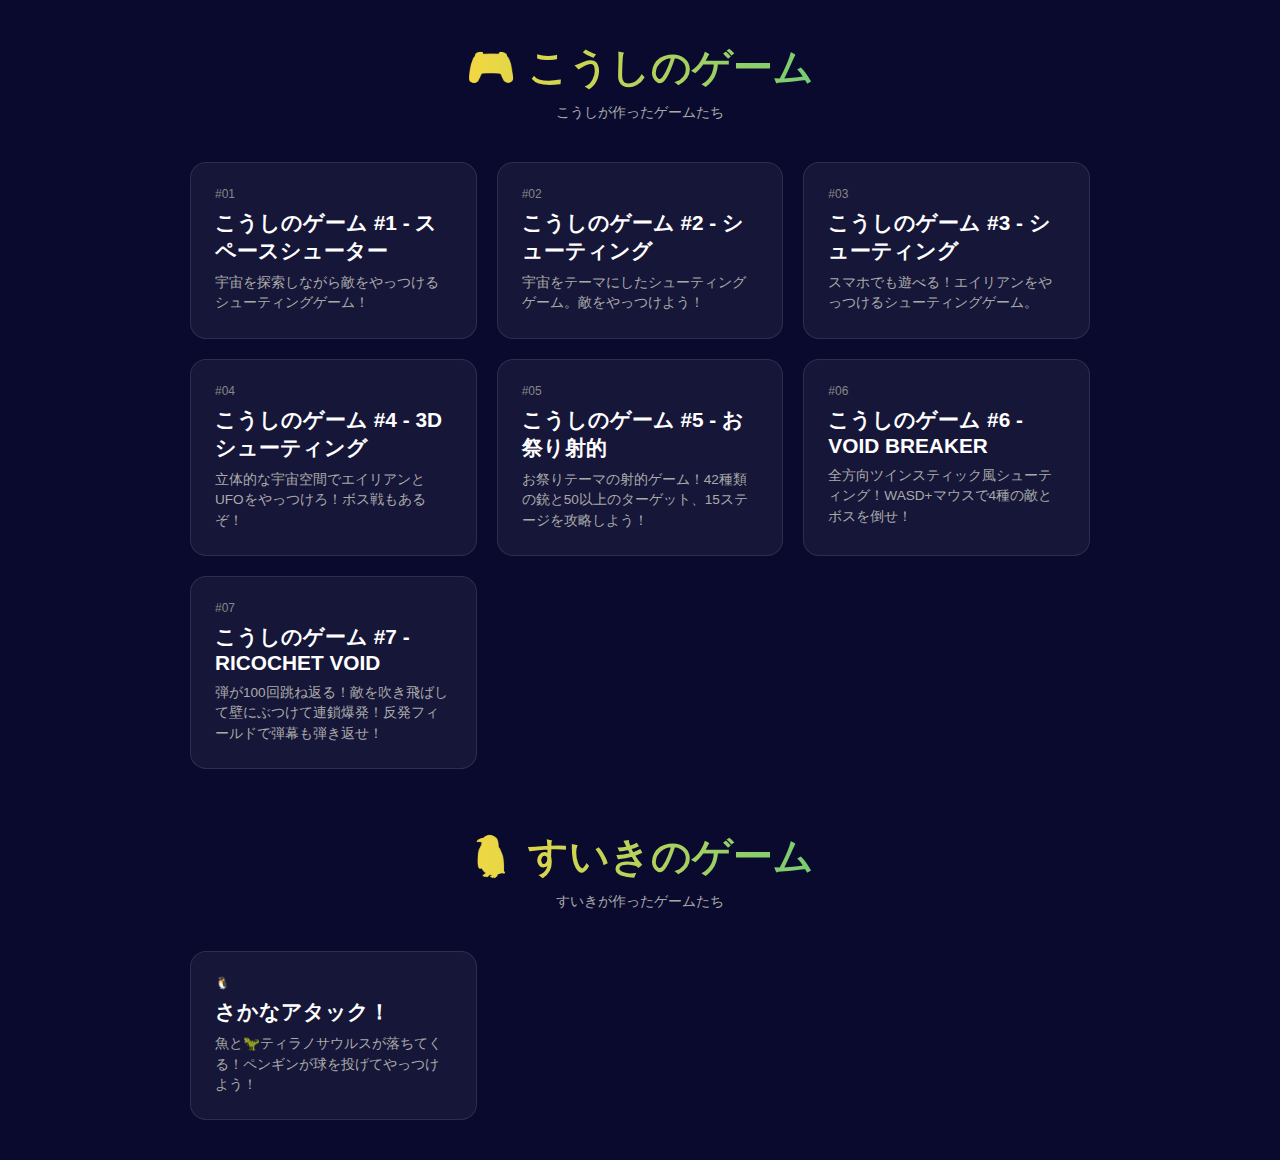
<file: index.html>
<!DOCTYPE html>
<html lang="ja">
<head>
<meta charset="UTF-8">
<meta name="viewport" content="width=device-width, initial-scale=1.0">
<title>こうしのゲーム</title>
<style>
  * { margin: 0; padding: 0; box-sizing: border-box; }
  body {
    font-family: 'Hiragino Kaku Gothic Pro', sans-serif;
    background: #0a0a2e;
    color: #fff;
    min-height: 100vh;
    padding: 40px 20px;
  }
  h1 {
    text-align: center;
    font-size: 2.5rem;
    margin-bottom: 8px;
    background: linear-gradient(90deg, #ff6b6b, #ffd93d, #6bcb77, #4d96ff);
    -webkit-background-clip: text;
    -webkit-text-fill-color: transparent;
  }
  .subtitle {
    text-align: center;
    color: #aaa;
    margin-bottom: 40px;
    font-size: 0.9rem;
  }
  .games {
    display: grid;
    grid-template-columns: repeat(auto-fill, minmax(280px, 1fr));
    gap: 20px;
    max-width: 900px;
    margin: 0 auto;
  }
  .game-card {
    background: rgba(255,255,255,0.05);
    border: 1px solid rgba(255,255,255,0.1);
    border-radius: 16px;
    padding: 24px;
    text-decoration: none;
    color: inherit;
    transition: transform 0.2s, border-color 0.2s;
    display: block;
  }
  .game-card:hover {
    transform: translateY(-4px);
    border-color: rgba(255,255,255,0.3);
  }
  .game-number {
    font-size: 0.75rem;
    color: #888;
    margin-bottom: 8px;
  }
  .game-title {
    font-size: 1.3rem;
    font-weight: bold;
    margin-bottom: 8px;
  }
  .game-desc {
    font-size: 0.85rem;
    color: #aaa;
    line-height: 1.5;
  }
</style>
</head>
<body>
<h1>🎮 こうしのゲーム</h1>
<p class="subtitle">こうしが作ったゲームたち</p>
<div class="games">
  <a href="./01-space-shooter/shooter-game-v2.html" class="game-card">
    <div class="game-number">#01</div>
    <div class="game-title">こうしのゲーム #1 - スペースシューター</div>
    <div class="game-desc">宇宙を探索しながら敵をやっつけるシューティングゲーム！</div>
  </a>
  <a href="./02-shooting/koushi-game-01-shooting.html" class="game-card">
    <div class="game-number">#02</div>
    <div class="game-title">こうしのゲーム #2 - シューティング</div>
    <div class="game-desc">宇宙をテーマにしたシューティングゲーム。敵をやっつけよう！</div>
  </a>
  <a href="./03-shootinggame/shootinggame/index.html" class="game-card">
    <div class="game-number">#03</div>
    <div class="game-title">こうしのゲーム #3 - シューティング</div>
    <div class="game-desc">スマホでも遊べる！エイリアンをやっつけるシューティングゲーム。</div>
  </a>
  <a href="./04-3d-space-shooter/index.html" class="game-card">
    <div class="game-number">#04</div>
    <div class="game-title">こうしのゲーム #4 - 3Dシューティング</div>
    <div class="game-desc">立体的な宇宙空間でエイリアンとUFOをやっつけろ！ボス戦もあるぞ！</div>
  </a>
  <a href="./05-matsuri-shooting/index.html" class="game-card">
    <div class="game-number">#05</div>
    <div class="game-title">こうしのゲーム #5 - お祭り射的</div>
    <div class="game-desc">お祭りテーマの射的ゲーム！42種類の銃と50以上のターゲット、15ステージを攻略しよう！</div>
  </a>
  <a href="./06-void-breaker/index.html" class="game-card">
    <div class="game-number">#06</div>
    <div class="game-title">こうしのゲーム #6 - VOID BREAKER</div>
    <div class="game-desc">全方向ツインスティック風シューティング！WASD+マウスで4種の敵とボスを倒せ！</div>
  </a>
  <a href="./07-ricochet-void/index.html" class="game-card">
    <div class="game-number">#07</div>
    <div class="game-title">こうしのゲーム #7 - RICOCHET VOID</div>
    <div class="game-desc">弾が100回跳ね返る！敵を吹き飛ばして壁にぶつけて連鎖爆発！反発フィールドで弾幕も弾き返せ！</div>
  </a>
</div>

<h1 style="margin-top:60px">🐧 すいきのゲーム</h1>
<p class="subtitle">すいきが作ったゲームたち</p>
<div class="games">
  <a href="./suiki-sakana-attack/index.html" class="game-card">
    <div class="game-number">🐧</div>
    <div class="game-title">さかなアタック！</div>
    <div class="game-desc">魚と🦖ティラノサウルスが落ちてくる！ペンギンが球を投げてやっつけよう！</div>
  </a>
</div>
</body>
</html>
</file>
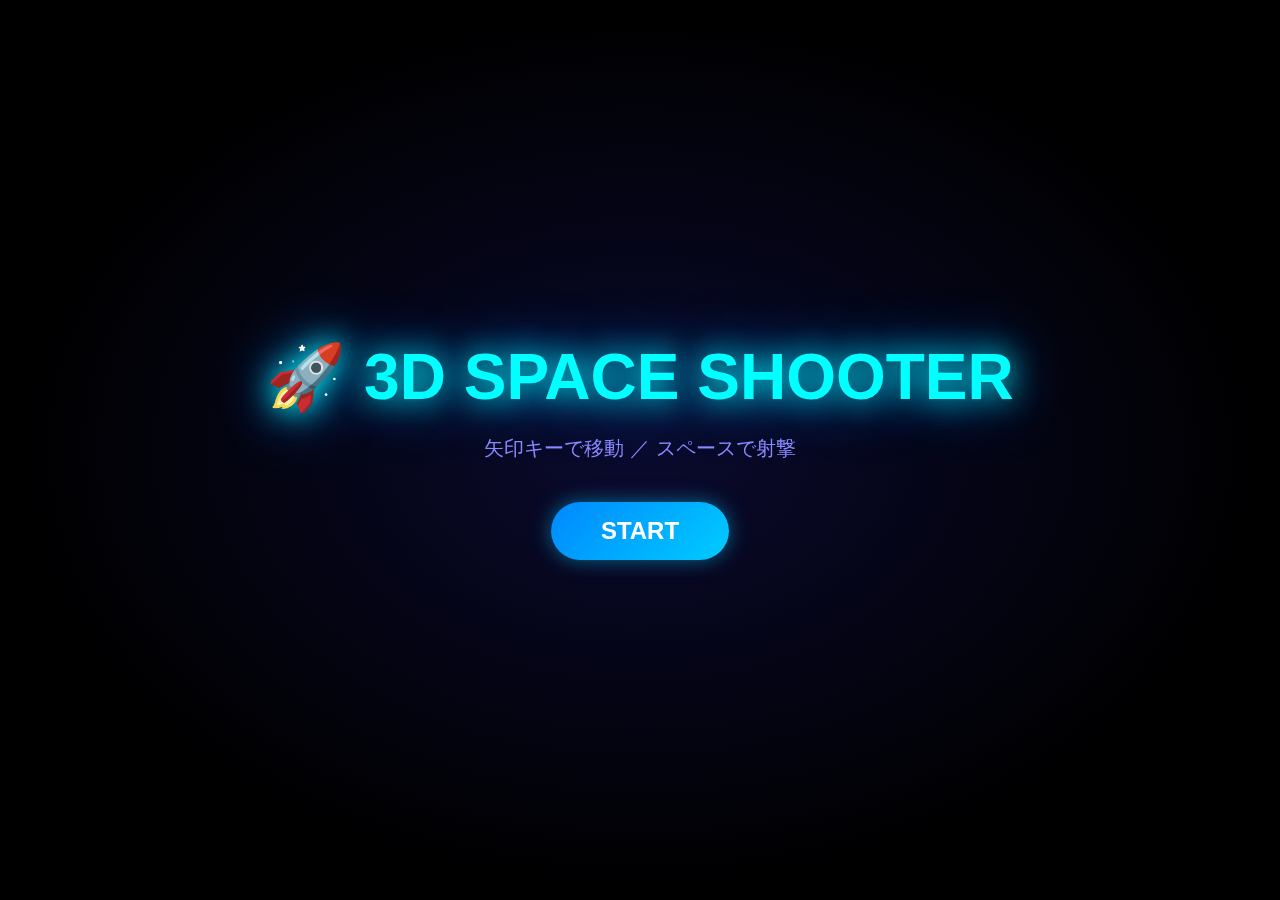
<file: 04-3d-space-shooter/index.html>
<!DOCTYPE html>
<html lang="ja">
<head>
<meta charset="UTF-8">
<meta name="viewport" content="width=device-width, initial-scale=1.0">
<title>3Dスペースシューター - 航志</title>
<style>
* { margin: 0; padding: 0; box-sizing: border-box; }
body {
  background: #000;
  overflow: hidden;
  font-family: 'Segoe UI', 'Hiragino Sans', sans-serif;
  cursor: none;
}
canvas { display: block; }

/* UI Overlay */
#ui {
  position: fixed;
  top: 0; left: 0; width: 100%; height: 100%;
  pointer-events: none;
  z-index: 10;
}
#score {
  position: absolute; top: 20px; left: 20px;
  color: #0ff; font-size: 24px; font-weight: bold;
  text-shadow: 0 0 10px #0ff, 0 0 20px #0ff;
}
#lives {
  position: absolute; top: 20px; right: 20px;
  color: #f44; font-size: 24px; font-weight: bold;
  text-shadow: 0 0 10px #f44;
}
#stage-info {
  position: absolute; top: 60px; left: 20px;
  color: #ff0; font-size: 18px;
  text-shadow: 0 0 10px #ff0;
}
#boss-hp-container {
  position: absolute; top: 90px; left: 50%; transform: translateX(-50%);
  width: 300px; height: 20px;
  background: rgba(255,0,0,0.2); border: 2px solid #f00;
  border-radius: 10px; display: none;
}
#boss-hp {
  height: 100%; width: 100%;
  background: linear-gradient(90deg, #f00, #ff0);
  border-radius: 8px; transition: width 0.3s;
}
#boss-label {
  position: absolute; top: 70px; left: 50%; transform: translateX(-50%);
  color: #f00; font-size: 16px; font-weight: bold;
  text-shadow: 0 0 10px #f00; display: none;
}
#powerup-display {
  position: absolute; bottom: 20px; left: 20px;
  color: #0f0; font-size: 16px;
  text-shadow: 0 0 10px #0f0;
}

/* Title / Game Over / Stage Clear screens */
.screen {
  position: fixed; top: 0; left: 0; width: 100%; height: 100%;
  display: flex; flex-direction: column;
  align-items: center; justify-content: center;
  z-index: 20; pointer-events: all;
}
#title-screen {
  background: radial-gradient(ellipse at center, #0a0a2e 0%, #000 70%);
}
#title-screen h1 {
  font-size: 64px; color: #0ff;
  text-shadow: 0 0 30px #0ff, 0 0 60px #08f;
  margin-bottom: 20px;
  animation: glow 2s ease-in-out infinite alternate;
}
@keyframes glow {
  from { text-shadow: 0 0 20px #0ff, 0 0 40px #08f; }
  to { text-shadow: 0 0 40px #0ff, 0 0 80px #08f, 0 0 120px #04f; }
}
#title-screen p {
  color: #88f; font-size: 20px; margin-bottom: 40px;
}
.btn {
  padding: 15px 50px; font-size: 24px; font-weight: bold;
  color: #fff; background: linear-gradient(135deg, #08f, #0cf);
  border: none; border-radius: 30px; cursor: pointer;
  box-shadow: 0 0 20px rgba(0,200,255,0.5);
  transition: all 0.3s;
}
.btn:hover {
  transform: scale(1.1);
  box-shadow: 0 0 40px rgba(0,200,255,0.8);
}
#gameover-screen {
  background: rgba(0,0,0,0.85); display: none;
}
#gameover-screen h1 {
  font-size: 56px; color: #f44;
  text-shadow: 0 0 30px #f00;
  margin-bottom: 10px;
}
#gameover-screen .final-score {
  font-size: 28px; color: #ff0; margin-bottom: 30px;
}
#stageclear-screen {
  background: rgba(0,0,0,0.8); display: none;
}
#stageclear-screen h1 {
  font-size: 56px; color: #0f0;
  text-shadow: 0 0 30px #0f0;
  margin-bottom: 10px;
}
#stageclear-screen p {
  font-size: 22px; color: #8f8; margin-bottom: 30px;
}
</style>
</head>
<body>

<canvas id="game"></canvas>

<!-- UI -->
<div id="ui">
  <div id="score">SCORE: 0</div>
  <div id="lives">♥♥♥</div>
  <div id="stage-info">STAGE 1</div>
  <div id="boss-label">⚠ BOSS ⚠</div>
  <div id="boss-hp-container"><div id="boss-hp"></div></div>
  <div id="powerup-display"></div>
</div>

<!-- Title Screen -->
<div id="title-screen" class="screen">
  <h1>🚀 3D SPACE SHOOTER</h1>
  <p>矢印キーで移動 ／ スペースで射撃</p>
  <button class="btn" onclick="startGame()">START</button>
</div>

<!-- Game Over Screen -->
<div id="gameover-screen" class="screen">
  <h1>GAME OVER</h1>
  <div class="final-score" id="final-score">SCORE: 0</div>
  <button class="btn" onclick="startGame()">RETRY</button>
</div>

<!-- Stage Clear Screen -->
<div id="stageclear-screen" class="screen">
  <h1>STAGE CLEAR!</h1>
  <p id="stageclear-text">次のステージへ進もう！</p>
  <button class="btn" onclick="nextStage()">NEXT STAGE</button>
</div>

<script>
// ============================================
// 3D Space Shooter - 航志
// ============================================

const canvas = document.getElementById('game');
const ctx = canvas.getContext('2d');

function resize() {
  canvas.width = window.innerWidth;
  canvas.height = window.innerHeight;
}
resize();
window.addEventListener('resize', resize);

// --- Game State ---
let gameRunning = false;
let score = 0;
let lives = 3;
let stage = 1;
let stageTimer = 0;
let bossActive = false;
let boss = null;
let shakeTimer = 0;
let powerupType = null;
let powerupTimer = 0;

// --- Stars (3D background) ---
const stars = [];
const STAR_COUNT = 400;
for (let i = 0; i < STAR_COUNT; i++) {
  stars.push({
    x: (Math.random() - 0.5) * 2000,
    y: (Math.random() - 0.5) * 2000,
    z: Math.random() * 2000
  });
}

// --- Player ---
let player = { x: 0, y: 0, z: 0, speed: 6, shootCooldown: 0 };

// --- Bullets ---
let bullets = [];
let enemyBullets = [];

// --- Enemies ---
let enemies = [];
let spawnTimer = 0;

// --- Powerups ---
let powerups = [];

// --- Explosions ---
let explosions = [];

// --- Timer IDs ---
let gameOverTimerId = null;

// --- Keys ---
const keys = {};
window.addEventListener('keydown', e => { keys[e.code] = true; e.preventDefault(); });
window.addEventListener('keyup', e => { keys[e.code] = false; });

// --- Stage Config ---
function getStageConfig(s) {
  return {
    spawnRate: Math.max(30, 80 - s * 10),  // 敵の出現間隔を広く
    enemySpeed: 2 + s * 0.5,               // 敵の移動を遅く
    enemyHP: 1,                             // 敵は1発で倒せる
    bossHP: 15 + s * 10,                    // ボスHP低め
    bossAfter: 500 - s * 50,               // frames until boss
    bgColor: s === 1 ? '#0a0a2e' : s === 2 ? '#1a0a20' : '#0a1a10'
  };
}

// ============================================
// Start Game
// ============================================
function startGame() {
  // 前回のsetTimeoutをキャンセル
  if (gameOverTimerId) { clearTimeout(gameOverTimerId); gameOverTimerId = null; }
  document.getElementById('title-screen').style.display = 'none';
  document.getElementById('gameover-screen').style.display = 'none';
  document.getElementById('stageclear-screen').style.display = 'none';
  score = 0;
  lives = 5;
  stage = 1;
  // キー状態をリセット（前回の入力が残らないように）
  for (const k in keys) keys[k] = false;
  initStage();
  gameRunning = true;
  if (!window._loopStarted) {
    window._loopStarted = true;
    gameLoop();
  }
}

function initStage() {
  player = { x: canvas.width / 2, y: canvas.height - 120, speed: 6, shootCooldown: 0 };
  bullets = [];
  enemyBullets = [];
  enemies = [];
  powerups = [];
  explosions = [];
  spawnTimer = 0;
  stageTimer = 0;
  shakeTimer = 0;
  bossActive = false;
  boss = null;
  powerupType = null;
  powerupTimer = 0;
  document.getElementById('boss-hp-container').style.display = 'none';
  document.getElementById('boss-label').style.display = 'none';
  updateUI();
}

function nextStage() {
  document.getElementById('stageclear-screen').style.display = 'none';
  stage++;
  initStage();
  gameRunning = true;
}

// ============================================
// Update UI
// ============================================
function updateUI() {
  document.getElementById('score').textContent = 'SCORE: ' + score;
  document.getElementById('lives').textContent = '♥'.repeat(Math.max(0, lives));
  document.getElementById('stage-info').textContent = 'STAGE ' + stage;
  if (powerupType && powerupTimer > 0) {
    const names = { spread: '🔥 3WAY SHOT', shield: '🛡 SHIELD', rapid: '⚡ RAPID FIRE' };
    document.getElementById('powerup-display').textContent = names[powerupType] + ' ' + Math.ceil(powerupTimer / 60) + 's';
  } else {
    document.getElementById('powerup-display').textContent = '';
  }
}

// ============================================
// Spawn Enemy
// ============================================
function spawnEnemy() {
  const cfg = getStageConfig(stage);
  const type = Math.random() < 0.3 ? 'ufo' : 'alien';
  enemies.push({
    x: Math.random() * (canvas.width - 80) + 40,
    y: -60,
    z: 800 + Math.random() * 400,
    vx: (Math.random() - 0.5) * 2,
    vy: cfg.enemySpeed,
    type: type,
    hp: cfg.enemyHP,
    maxHP: cfg.enemyHP,
    shootTimer: 60 + Math.random() * 120,
    wobble: Math.random() * Math.PI * 2,
    size: type === 'ufo' ? 40 : 30
  });
}

// ============================================
// Spawn Boss
// ============================================
function spawnBoss() {
  const cfg = getStageConfig(stage);
  bossActive = true;
  boss = {
    x: canvas.width / 2,
    y: 100,
    hp: cfg.bossHP,
    maxHP: cfg.bossHP,
    phase: 0,
    timer: 0,
    shootTimer: 0,
    size: 80,
    hit: 0
  };
  document.getElementById('boss-hp-container').style.display = 'block';
  document.getElementById('boss-label').style.display = 'block';
}

// ============================================
// Spawn Powerup
// ============================================
function spawnPowerup(x, y) {
  const types = ['spread', 'shield', 'rapid'];
  powerups.push({
    x: x, y: y,
    type: types[Math.floor(Math.random() * types.length)],
    vy: 2, life: 300
  });
}

// ============================================
// Create Explosion
// ============================================
function createExplosion(x, y, size, color) {
  const particles = [];
  for (let i = 0; i < 20; i++) {
    const angle = Math.random() * Math.PI * 2;
    const speed = 1 + Math.random() * 4;
    particles.push({
      x: x, y: y,
      vx: Math.cos(angle) * speed,
      vy: Math.sin(angle) * speed,
      life: 30 + Math.random() * 20,
      maxLife: 50,
      size: 2 + Math.random() * size,
      color: color
    });
  }
  explosions.push(...particles);
}

// ============================================
// Draw 3D Star Field
// ============================================
function drawStars() {
  const cx = canvas.width / 2;
  const cy = canvas.height / 2;
  for (let s of stars) {
    s.z -= 4 + stage;
    if (s.z <= 0) {
      s.z = 2000;
      s.x = (Math.random() - 0.5) * 2000;
      s.y = (Math.random() - 0.5) * 2000;
    }
    const perspective = 600 / s.z;
    const sx = cx + s.x * perspective;
    const sy = cy + s.y * perspective;
    const size = Math.max(0.5, 3 * perspective);
    const brightness = Math.min(255, Math.floor(255 * (1 - s.z / 2000)));
    ctx.fillStyle = `rgb(${brightness},${brightness},${Math.min(255, brightness + 50)})`;
    ctx.beginPath();
    ctx.arc(sx, sy, size, 0, Math.PI * 2);
    ctx.fill();
  }
}

// ============================================
// Draw 3D Ship (Player)
// ============================================
function drawPlayer() {
  const px = player.x;
  const py = player.y;

  ctx.save();
  ctx.translate(px, py);

  // Engine glow
  const glowGrad = ctx.createRadialGradient(0, 25, 0, 0, 25, 30);
  glowGrad.addColorStop(0, 'rgba(0,200,255,0.8)');
  glowGrad.addColorStop(0.5, 'rgba(0,100,255,0.3)');
  glowGrad.addColorStop(1, 'rgba(0,50,255,0)');
  ctx.fillStyle = glowGrad;
  ctx.beginPath();
  ctx.ellipse(0, 30, 15 + Math.random() * 5, 25 + Math.random() * 10, 0, 0, Math.PI * 2);
  ctx.fill();

  // Ship body (3D-ish with gradients)
  // Main hull
  const bodyGrad = ctx.createLinearGradient(-25, -30, 25, 30);
  bodyGrad.addColorStop(0, '#4488ff');
  bodyGrad.addColorStop(0.5, '#2255cc');
  bodyGrad.addColorStop(1, '#113388');
  ctx.fillStyle = bodyGrad;
  ctx.beginPath();
  ctx.moveTo(0, -35);
  ctx.lineTo(-22, 20);
  ctx.lineTo(-8, 25);
  ctx.lineTo(0, 15);
  ctx.lineTo(8, 25);
  ctx.lineTo(22, 20);
  ctx.closePath();
  ctx.fill();
  ctx.strokeStyle = '#6af';
  ctx.lineWidth = 1.5;
  ctx.stroke();

  // Cockpit
  const cockpitGrad = ctx.createRadialGradient(0, -10, 2, 0, -10, 12);
  cockpitGrad.addColorStop(0, '#aff');
  cockpitGrad.addColorStop(1, '#08a');
  ctx.fillStyle = cockpitGrad;
  ctx.beginPath();
  ctx.ellipse(0, -10, 6, 10, 0, 0, Math.PI * 2);
  ctx.fill();

  // Wings (3D effect)
  ctx.fillStyle = '#336';
  ctx.beginPath();
  ctx.moveTo(-20, 10);
  ctx.lineTo(-38, 25);
  ctx.lineTo(-30, 28);
  ctx.lineTo(-15, 18);
  ctx.closePath();
  ctx.fill();
  ctx.beginPath();
  ctx.moveTo(20, 10);
  ctx.lineTo(38, 25);
  ctx.lineTo(30, 28);
  ctx.lineTo(15, 18);
  ctx.closePath();
  ctx.fill();

  // Shield effect
  if (powerupType === 'shield' && powerupTimer > 0) {
    ctx.strokeStyle = `rgba(0,255,200,${0.3 + 0.3 * Math.sin(Date.now() / 100)})`;
    ctx.lineWidth = 3;
    ctx.beginPath();
    ctx.arc(0, 0, 45, 0, Math.PI * 2);
    ctx.stroke();
  }

  ctx.restore();
}

// ============================================
// Draw 3D Enemy
// ============================================
function drawEnemy(e) {
  ctx.save();
  ctx.translate(e.x, e.y);

  const scale = Math.max(0.3, 1 - (e.z - 200) / 1200);
  ctx.scale(scale, scale);

  if (e.type === 'ufo') {
    // UFO body
    const ufoGrad = ctx.createRadialGradient(0, 0, 5, 0, 0, 40);
    ufoGrad.addColorStop(0, '#8f8');
    ufoGrad.addColorStop(0.6, '#4a4');
    ufoGrad.addColorStop(1, '#242');
    ctx.fillStyle = ufoGrad;
    ctx.beginPath();
    ctx.ellipse(0, 0, 40, 18, 0, 0, Math.PI * 2);
    ctx.fill();
    ctx.strokeStyle = '#6f6';
    ctx.lineWidth = 2;
    ctx.stroke();

    // Dome
    const domeGrad = ctx.createRadialGradient(0, -8, 2, 0, -8, 18);
    domeGrad.addColorStop(0, '#cfc');
    domeGrad.addColorStop(1, '#4a4');
    ctx.fillStyle = domeGrad;
    ctx.beginPath();
    ctx.arc(0, -8, 18, Math.PI, 0);
    ctx.closePath();
    ctx.fill();

    // Lights
    for (let i = 0; i < 5; i++) {
      const lx = -24 + i * 12;
      const blink = Math.sin(Date.now() / 100 + i) > 0;
      ctx.fillStyle = blink ? '#ff0' : '#880';
      ctx.beginPath();
      ctx.arc(lx, 5, 3, 0, Math.PI * 2);
      ctx.fill();
    }
  } else {
    // Alien
    const alienGrad = ctx.createRadialGradient(0, 0, 5, 0, 0, 30);
    alienGrad.addColorStop(0, '#f8f');
    alienGrad.addColorStop(1, '#808');
    ctx.fillStyle = alienGrad;

    // Head
    ctx.beginPath();
    ctx.arc(0, -10, 18, 0, Math.PI * 2);
    ctx.fill();

    // Eyes
    ctx.fillStyle = '#ff0';
    ctx.beginPath();
    ctx.ellipse(-8, -12, 6, 8, -0.2, 0, Math.PI * 2);
    ctx.fill();
    ctx.beginPath();
    ctx.ellipse(8, -12, 6, 8, 0.2, 0, Math.PI * 2);
    ctx.fill();
    // Pupils
    ctx.fillStyle = '#000';
    ctx.beginPath();
    ctx.arc(-8, -12, 3, 0, Math.PI * 2);
    ctx.fill();
    ctx.beginPath();
    ctx.arc(8, -12, 3, 0, Math.PI * 2);
    ctx.fill();

    // Tentacles
    ctx.strokeStyle = '#f8f';
    ctx.lineWidth = 3;
    for (let i = -1; i <= 1; i++) {
      ctx.beginPath();
      ctx.moveTo(i * 10, 5);
      ctx.quadraticCurveTo(i * 15, 20 + Math.sin(Date.now() / 200 + i) * 5, i * 8, 30);
      ctx.stroke();
    }
  }

  // HP bar (if hp > 1)
  if (e.maxHP > 1) {
    ctx.fillStyle = 'rgba(255,0,0,0.5)';
    ctx.fillRect(-20, -e.size - 10, 40, 5);
    ctx.fillStyle = '#0f0';
    ctx.fillRect(-20, -e.size - 10, 40 * (e.hp / e.maxHP), 5);
  }

  ctx.restore();
}

// ============================================
// Draw Boss
// ============================================
function drawBoss() {
  if (!boss) return;
  ctx.save();
  ctx.translate(boss.x, boss.y);

  const pulse = Math.sin(Date.now() / 200) * 5;

  // Aura
  const auraGrad = ctx.createRadialGradient(0, 0, 40, 0, 0, 100 + pulse);
  auraGrad.addColorStop(0, 'rgba(255,0,0,0.2)');
  auraGrad.addColorStop(1, 'rgba(255,0,0,0)');
  ctx.fillStyle = auraGrad;
  ctx.beginPath();
  ctx.arc(0, 0, 100 + pulse, 0, Math.PI * 2);
  ctx.fill();

  // Main body
  const bGrad = ctx.createRadialGradient(0, 0, 10, 0, 0, 70);
  bGrad.addColorStop(0, '#f66');
  bGrad.addColorStop(0.5, '#a00');
  bGrad.addColorStop(1, '#400');
  ctx.fillStyle = bGrad;
  ctx.beginPath();
  ctx.moveTo(0, -70);
  ctx.lineTo(-60, -20);
  ctx.lineTo(-80, 30);
  ctx.lineTo(-40, 50);
  ctx.lineTo(0, 40);
  ctx.lineTo(40, 50);
  ctx.lineTo(80, 30);
  ctx.lineTo(60, -20);
  ctx.closePath();
  ctx.fill();
  ctx.strokeStyle = '#f88';
  ctx.lineWidth = 2;
  ctx.stroke();

  // Boss Eye
  const eyeGrad = ctx.createRadialGradient(0, -10, 5, 0, -10, 25);
  eyeGrad.addColorStop(0, '#ff0');
  eyeGrad.addColorStop(0.5, '#f80');
  eyeGrad.addColorStop(1, '#f00');
  ctx.fillStyle = eyeGrad;
  ctx.beginPath();
  ctx.arc(0, -10, 25, 0, Math.PI * 2);
  ctx.fill();
  // Pupil follows player
  const dx = player.x - boss.x;
  const dy = player.y - boss.y;
  const dist = Math.sqrt(dx * dx + dy * dy);
  const px = (dx / dist) * 8;
  const py = (dy / dist) * 8;
  ctx.fillStyle = '#000';
  ctx.beginPath();
  ctx.arc(px, -10 + py, 10, 0, Math.PI * 2);
  ctx.fill();

  // Side cannons
  ctx.fillStyle = '#800';
  ctx.fillRect(-90, 10, 20, 30);
  ctx.fillRect(70, 10, 20, 30);
  // Cannon glow
  if (boss.shootTimer < 10) {
    ctx.fillStyle = 'rgba(255,100,0,0.6)';
    ctx.beginPath();
    ctx.arc(-80, 45, 8, 0, Math.PI * 2);
    ctx.fill();
    ctx.beginPath();
    ctx.arc(80, 45, 8, 0, Math.PI * 2);
    ctx.fill();
  }

  // Hit flash
  if (boss.hit > 0) {
    ctx.fillStyle = `rgba(255,255,255,${boss.hit / 10})`;
    ctx.beginPath();
    ctx.arc(0, 0, 70, 0, Math.PI * 2);
    ctx.fill();
    boss.hit--;
  }

  ctx.restore();

  // HP bar
  document.getElementById('boss-hp').style.width = (boss.hp / boss.maxHP * 100) + '%';
}

// ============================================
// Draw Bullet
// ============================================
function drawBullet(b) {
  ctx.save();
  ctx.translate(b.x, b.y);
  const grad = ctx.createRadialGradient(0, 0, 1, 0, 0, b.size || 6);
  grad.addColorStop(0, b.color || '#0ff');
  grad.addColorStop(1, 'rgba(0,200,255,0)');
  ctx.fillStyle = grad;
  ctx.beginPath();
  ctx.arc(0, 0, b.size || 6, 0, Math.PI * 2);
  ctx.fill();
  // Core
  ctx.fillStyle = '#fff';
  ctx.beginPath();
  ctx.arc(0, 0, 2, 0, Math.PI * 2);
  ctx.fill();
  ctx.restore();
}

function drawEnemyBullet(b) {
  ctx.save();
  ctx.translate(b.x, b.y);

  // 外側のグロウ（大きく光る）
  ctx.shadowColor = '#f44';
  ctx.shadowBlur = 15;

  // グラデーション（赤〜オレンジ）
  const size = b.size || 8;
  const grad = ctx.createRadialGradient(0, 0, 1, 0, 0, size);
  grad.addColorStop(0, '#fff');
  grad.addColorStop(0.3, b.color || '#f44');
  grad.addColorStop(1, 'rgba(255,50,0,0)');
  ctx.fillStyle = grad;
  ctx.beginPath();
  ctx.arc(0, 0, size, 0, Math.PI * 2);
  ctx.fill();

  // 内側コア（白く光る）
  ctx.shadowBlur = 0;
  ctx.fillStyle = '#fff';
  ctx.beginPath();
  ctx.arc(0, 0, 3, 0, Math.PI * 2);
  ctx.fill();

  // 尾っぽ（進行方向の逆に伸びる）
  const speed = Math.sqrt(b.vx * b.vx + b.vy * b.vy);
  if (speed > 0) {
    const tailX = -b.vx / speed * size * 2;
    const tailY = -b.vy / speed * size * 2;
    const tailGrad = ctx.createLinearGradient(0, 0, tailX, tailY);
    tailGrad.addColorStop(0, 'rgba(255,100,0,0.6)');
    tailGrad.addColorStop(1, 'rgba(255,50,0,0)');
    ctx.strokeStyle = tailGrad;
    ctx.lineWidth = 3;
    ctx.beginPath();
    ctx.moveTo(0, 0);
    ctx.lineTo(tailX, tailY);
    ctx.stroke();
  }

  ctx.restore();
}

// ============================================
// Draw Powerup Item
// ============================================
function drawPowerup(p) {
  ctx.save();
  ctx.translate(p.x, p.y);
  const rot = Date.now() / 500;
  ctx.rotate(rot);

  const colors = { spread: '#f80', shield: '#0ff', rapid: '#ff0' };
  const icons = { spread: '🔥', shield: '🛡', rapid: '⚡' };

  ctx.fillStyle = colors[p.type];
  ctx.shadowColor = colors[p.type];
  ctx.shadowBlur = 15;
  ctx.beginPath();
  // Diamond shape
  ctx.moveTo(0, -15);
  ctx.lineTo(15, 0);
  ctx.lineTo(0, 15);
  ctx.lineTo(-15, 0);
  ctx.closePath();
  ctx.fill();
  ctx.shadowBlur = 0;

  ctx.restore();

  // Icon
  ctx.font = '16px serif';
  ctx.textAlign = 'center';
  ctx.fillText(icons[p.type], p.x, p.y + 5);
}

// ============================================
// Collision Check
// ============================================
function collide(a, b, ra, rb) {
  const dx = a.x - b.x;
  const dy = a.y - b.y;
  return dx * dx + dy * dy < (ra + rb) * (ra + rb);
}

// ============================================
// Game Loop
// ============================================
function gameLoop() {
  if (!gameRunning) {
    requestAnimationFrame(gameLoop);
    return;
  }

  const cfg = getStageConfig(stage);

  // --- Clear ---
  ctx.fillStyle = cfg.bgColor;
  ctx.fillRect(0, 0, canvas.width, canvas.height);

  // Screen shake（毎フレームsave/restoreする）
  ctx.save();
  if (shakeTimer > 0) {
    ctx.translate((Math.random() - 0.5) * shakeTimer * 2, (Math.random() - 0.5) * shakeTimer * 2);
    shakeTimer--;
  }

  // --- Stars ---
  drawStars();

  // --- Player Input ---
  if (keys['ArrowLeft'] || keys['KeyA']) player.x -= player.speed;
  if (keys['ArrowRight'] || keys['KeyD']) player.x += player.speed;
  if (keys['ArrowUp'] || keys['KeyW']) player.y -= player.speed;
  if (keys['ArrowDown'] || keys['KeyS']) player.y += player.speed;

  // Clamp
  player.x = Math.max(30, Math.min(canvas.width - 30, player.x));
  player.y = Math.max(30, Math.min(canvas.height - 30, player.y));

  // Shoot
  player.shootCooldown--;
  const cooldown = powerupType === 'rapid' ? 5 : 12;
  if (keys['Space'] && player.shootCooldown <= 0) {
    player.shootCooldown = cooldown;
    if (powerupType === 'spread' && powerupTimer > 0) {
      // 3-way shot
      bullets.push({ x: player.x, y: player.y - 30, vx: -3, vy: -10, color: '#f80' });
      bullets.push({ x: player.x, y: player.y - 30, vx: 0, vy: -10, color: '#f80' });
      bullets.push({ x: player.x, y: player.y - 30, vx: 3, vy: -10, color: '#f80' });
    } else {
      bullets.push({ x: player.x, y: player.y - 30, vx: 0, vy: -10, color: '#0ff' });
    }
  }

  // Powerup timer
  if (powerupTimer > 0) {
    powerupTimer--;
    if (powerupTimer <= 0) powerupType = null;
  }

  // --- Update Bullets ---
  for (let i = bullets.length - 1; i >= 0; i--) {
    const b = bullets[i];
    b.x += b.vx || 0;
    b.y += b.vy;
    if (b.y < -10 || b.x < -10 || b.x > canvas.width + 10) {
      bullets.splice(i, 1);
    }
  }

  // --- Enemy Bullets ---
  for (let i = enemyBullets.length - 1; i >= 0; i--) {
    const b = enemyBullets[i];
    b.x += b.vx;
    b.y += b.vy;
    if (b.y > canvas.height + 10 || b.y < -10 || b.x < -10 || b.x > canvas.width + 10) {
      enemyBullets.splice(i, 1);
      continue;
    }
    // Hit player
    if (collide(b, player, 5, 20)) {
      enemyBullets.splice(i, 1);
      if (powerupType === 'shield' && powerupTimer > 0) {
        powerupTimer = 0;
        powerupType = null;
      } else {
        lives--;
        shakeTimer = 10;
        createExplosion(player.x, player.y, 3, '#08f');
        if (lives <= 0) {
          ctx.restore();
          gameOver();
          return;
        }
      }
    }
  }

  // --- Spawn Enemies ---
  stageTimer++;
  if (!bossActive) {
    spawnTimer--;
    if (spawnTimer <= 0) {
      spawnEnemy();
      spawnTimer = cfg.spawnRate;
    }
    // Boss trigger
    if (stageTimer > cfg.bossAfter) {
      enemies = []; // 残った敵を消してボス戦へ
      spawnBoss();
    }
  }

  // --- Update Enemies ---
  for (let i = enemies.length - 1; i >= 0; i--) {
    const e = enemies[i];
    e.wobble += 0.03;
    e.x += e.vx + Math.sin(e.wobble) * 1.5;
    e.y += e.vy;
    if (e.z > 200) e.z -= 3;

    // Shoot
    e.shootTimer--;
    if (e.shootTimer <= 0 && e.y > 0 && e.y < canvas.height - 100) {
      e.shootTimer = 120 + Math.random() * 80;  // 敵の射撃間隔を長く
      const angle = Math.atan2(player.y - e.y, player.x - e.x);
      enemyBullets.push({
        x: e.x, y: e.y,
        vx: Math.cos(angle) * 3,   // 弾を遅く
        vy: Math.sin(angle) * 3,
        color: '#f44', size: 8
      });
    }

    // Off screen
    if (e.y > canvas.height + 60) {
      enemies.splice(i, 1);
      continue;
    }

    // Bullet collision
    for (let j = bullets.length - 1; j >= 0; j--) {
      if (collide(bullets[j], e, 6, e.size * Math.max(0.3, 1 - (e.z - 200) / 1200))) {
        bullets.splice(j, 1);
        e.hp--;
        if (e.hp <= 0) {
          score += e.type === 'ufo' ? 150 : 100;
          createExplosion(e.x, e.y, 4, e.type === 'ufo' ? '#0f0' : '#f0f');
          // Drop powerup (15% chance)
          if (Math.random() < 0.3) spawnPowerup(e.x, e.y);  // パワーアップ多め
          enemies.splice(i, 1);
        }
        break;
      }
    }

    // Collide with player
    if (i < enemies.length && collide(enemies[i], player, enemies[i].size * 0.7, 20)) {
      createExplosion(enemies[i].x, enemies[i].y, 4, '#ff0');
      enemies.splice(i, 1);
      if (powerupType === 'shield' && powerupTimer > 0) {
        powerupTimer = 0;
        powerupType = null;
      } else {
        lives--;
        shakeTimer = 15;
        createExplosion(player.x, player.y, 3, '#08f');
        if (lives <= 0) { ctx.restore(); gameOver(); return; }
      }
    }
  }

  // --- Update Boss ---
  if (bossActive && boss) {
    boss.timer++;
    boss.shootTimer--;

    // Movement pattern
    if (boss.phase === 0) {
      boss.x = canvas.width / 2 + Math.sin(boss.timer / 60) * (canvas.width / 3);
    } else {
      boss.x += Math.cos(boss.timer / 30) * 4;
      boss.y = 80 + Math.sin(boss.timer / 50) * 40;
    }

    // Phase change
    if (boss.hp < boss.maxHP * 0.5 && boss.phase === 0) {
      boss.phase = 1;
    }

    // Boss shoot
    if (boss.shootTimer <= 0) {
      if (boss.phase === 0) {
        boss.shootTimer = 40;
        const angle = Math.atan2(player.y - boss.y, player.x - boss.x);
        enemyBullets.push({
          x: boss.x - 80, y: boss.y + 45,
          vx: Math.cos(angle - 0.1) * 5, vy: Math.sin(angle - 0.1) * 5,
          color: '#f80', size: 10
        });
        enemyBullets.push({
          x: boss.x + 80, y: boss.y + 45,
          vx: Math.cos(angle + 0.1) * 5, vy: Math.sin(angle + 0.1) * 5,
          color: '#f80', size: 10
        });
      } else {
        boss.shootTimer = 15;
        const spread = 8;
        for (let a = -spread; a <= spread; a += 4) {
          const rad = (a + 90) * Math.PI / 180;
          enemyBullets.push({
            x: boss.x, y: boss.y + 40,
            vx: Math.cos(rad) * 4,
            vy: Math.sin(rad) * 4,
            color: '#f44', size: 8
          });
        }
      }
    }

    // Boss bullet collision
    for (let j = bullets.length - 1; j >= 0; j--) {
      if (collide(bullets[j], boss, 6, 70)) {
        bullets.splice(j, 1);
        boss.hp--;
        boss.hit = 8;
        score += 10;
        if (boss.hp <= 0) {
          score += 1000 * stage;
          createExplosion(boss.x, boss.y, 8, '#f00');
          createExplosion(boss.x - 30, boss.y + 20, 6, '#ff0');
          createExplosion(boss.x + 30, boss.y - 20, 6, '#f80');
          shakeTimer = 30;
          bossActive = false;
          boss = null;
          document.getElementById('boss-hp-container').style.display = 'none';
          document.getElementById('boss-label').style.display = 'none';
          // Stage clear
          setTimeout(() => {
            gameRunning = false;
            document.getElementById('stageclear-text').textContent =
              stage < 3 ? 'ステージ ' + stage + ' クリア！次へ進もう！' : '全ステージクリア！おめでとう！🎉';
            document.getElementById('stageclear-screen').style.display = 'flex';
            if (stage >= 3) {
              document.querySelector('#stageclear-screen .btn').textContent = 'もう一度遊ぶ';
              document.querySelector('#stageclear-screen .btn').onclick = startGame;
            } else {
              document.querySelector('#stageclear-screen .btn').textContent = 'NEXT STAGE';
              document.querySelector('#stageclear-screen .btn').onclick = nextStage;
            }
          }, 1500);
          break;
        }
      }
    }
  }

  // --- Powerups ---
  for (let i = powerups.length - 1; i >= 0; i--) {
    const p = powerups[i];
    p.y += p.vy;
    p.life--;
    if (p.life <= 0 || p.y > canvas.height + 20) {
      powerups.splice(i, 1);
      continue;
    }
    if (collide(p, player, 15, 25)) {
      powerupType = p.type;
      powerupTimer = 600; // 10 seconds
      powerups.splice(i, 1);
    }
  }

  // --- Explosions ---
  for (let i = explosions.length - 1; i >= 0; i--) {
    const p = explosions[i];
    p.x += p.vx;
    p.y += p.vy;
    p.vx *= 0.97;
    p.vy *= 0.97;
    p.life--;
    if (p.life <= 0) {
      explosions.splice(i, 1);
    }
  }

  // ============================================
  // DRAW
  // ============================================

  // Enemies
  for (let e of enemies) drawEnemy(e);

  // Boss
  if (boss) drawBoss();

  // Player
  drawPlayer();

  // Bullets
  for (let b of bullets) drawBullet(b);
  for (let b of enemyBullets) {
    drawEnemyBullet(b);
  }

  // Powerups
  for (let p of powerups) drawPowerup(p);

  // Explosions
  for (let p of explosions) {
    const alpha = p.life / p.maxLife;
    ctx.fillStyle = p.color || `rgba(255,${Math.floor(150 * alpha)},0,${alpha})`;
    ctx.globalAlpha = alpha;
    ctx.beginPath();
    ctx.arc(p.x, p.y, p.size * alpha, 0, Math.PI * 2);
    ctx.fill();
  }
  ctx.globalAlpha = 1;

  ctx.restore();

  updateUI();
  requestAnimationFrame(gameLoop);
}

// ============================================
// Game Over
// ============================================
function gameOver() {
  if (!gameRunning) return; // 二重呼び出し防止
  gameRunning = false;
  createExplosion(player.x, player.y, 8, '#08f');
  document.getElementById('final-score').textContent = 'SCORE: ' + score;
  document.getElementById('gameover-screen').style.display = 'flex';
  // returnでループが止まるので、ここで再開する
  requestAnimationFrame(gameLoop);
}
</script>

</body>
</html>
</file>
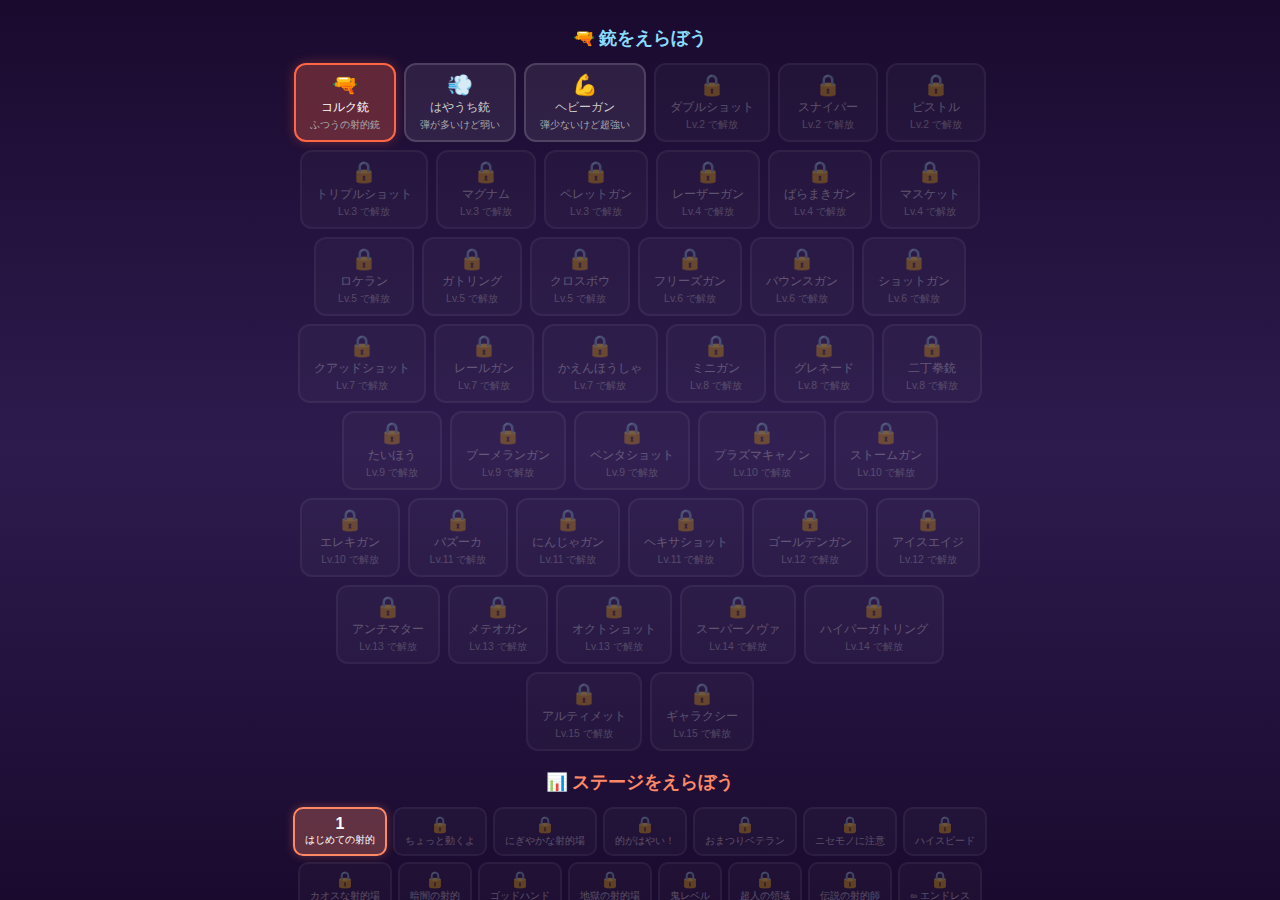
<file: 05-matsuri-shooting/index.html>
<!DOCTYPE html>
<html lang="ja">
<head>
  <meta charset="UTF-8">
  <meta name="viewport" content="width=device-width, initial-scale=1.0">
  <title>お祭り射的</title>
  <link rel="stylesheet" href="style.css">
</head>
<body>
  <div id="game-container">
    <!-- タイトル画面 -->
    <div id="title-screen">
      <h1>🏮 お祭り射的 🏮</h1>
      <p class="subtitle">的を狙って景品をゲットしよう！撃っちゃダメなものに注意！</p>
      <div id="gun-select">
        <h3>🔫 銃をえらぼう</h3>
        <div id="gun-list"></div>
      </div>
      <div id="level-info">
        <h3>📊 ステージをえらぼう</h3>
        <div id="level-list"></div>
      </div>
      <button id="start-btn" onclick="startGame()">はじめる</button>
    </div>

    <!-- ゲーム画面 -->
    <div id="game-screen" class="hidden">
      <div id="hud">
        <div class="hud-group">
          <div id="score-display">スコア: <span id="score">0</span></div>
          <div id="level-display">Lv.<span id="hud-level">1</span></div>
        </div>
        <div class="hud-group">
          <div id="gun-name-display"></div>
          <div id="timer-display">残り: <span id="timer">30</span>秒</div>
        </div>
        <div class="hud-group">
          <div id="bullets-display">弾: <span id="bullets">10</span></div>
          <div id="combo-display" class="hidden">🔥 <span id="combo">0</span> COMBO</div>
        </div>
      </div>
      <canvas id="game-canvas"></canvas>
      <div id="reload-hint" class="hidden">クリックでリロード！</div>
      <div id="stage-clear" class="hidden">
        <h2 id="clear-title">🎉 ステージクリア！</h2>
        <p id="clear-score"></p>
        <p id="clear-unlock"></p>
        <div id="clear-buttons">
          <button id="next-stage-btn" onclick="nextLevel()">次のステージへ →</button>
        </div>
      </div>
    </div>

    <!-- 結果画面 -->
    <div id="result-screen" class="hidden">
      <h2 id="result-title">結果発表</h2>
      <div id="result-score"></div>
      <div id="result-rank"></div>
      <div id="result-combo"></div>
      <div id="prizes-won"></div>
      <div id="unlocks"></div>
      <div id="result-buttons">
        <button onclick="goToTitle()">タイトルにもどる</button>
        <button onclick="restartFromFirst()">最初からやり直す</button>
      </div>
    </div>
  </div>

  <script src="game.js"></script>
</body>
</html>
</file>
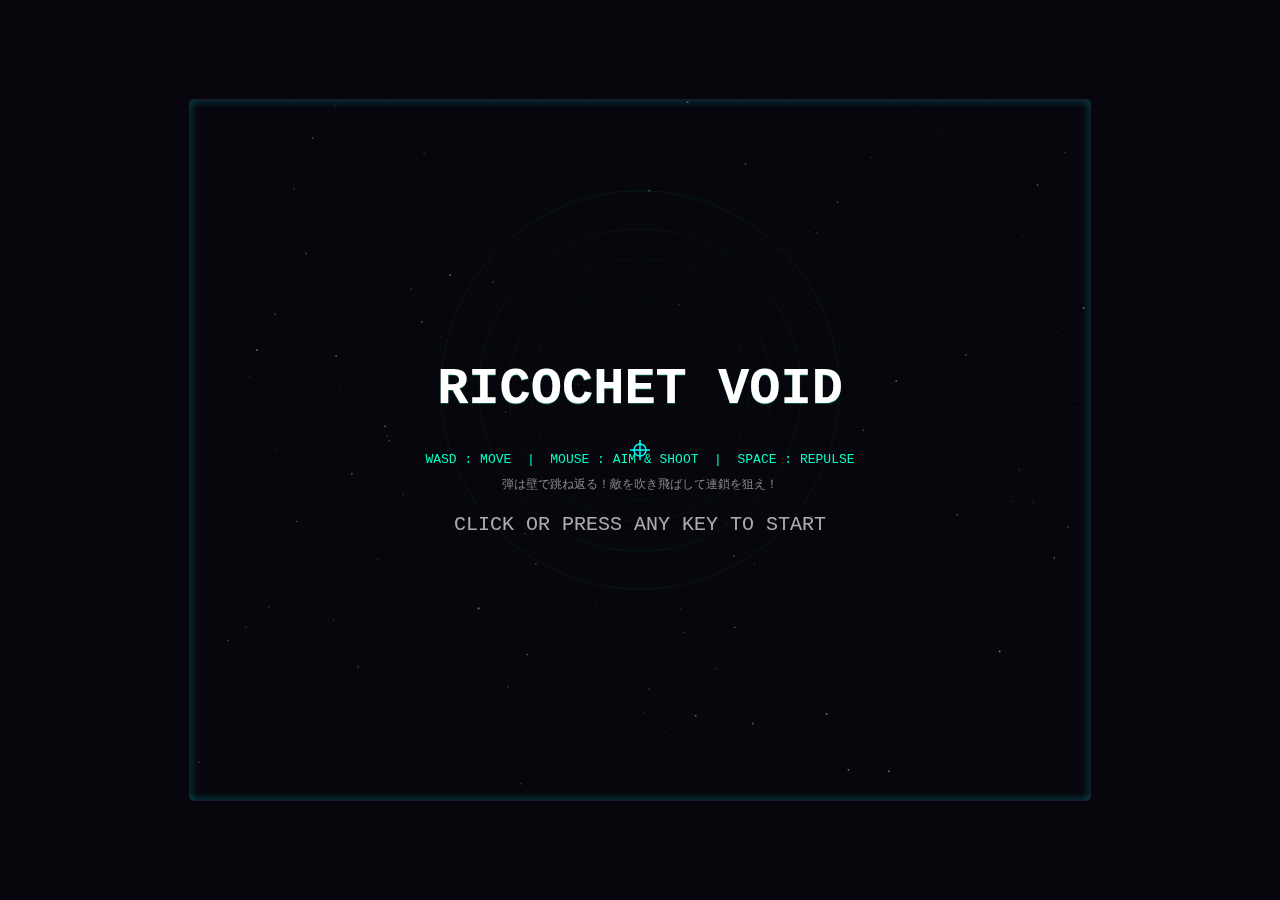
<file: 06-void-breaker/index.html>
<!DOCTYPE html>
<html lang="ja">
<head>
<meta charset="UTF-8">
<meta name="viewport" content="width=device-width, initial-scale=1.0">
<title>RICOCHET VOID</title>
<style>
  * { margin: 0; padding: 0; box-sizing: border-box; }
  body {
    background: #06060c;
    display: flex;
    justify-content: center;
    align-items: center;
    height: 100vh;
    overflow: hidden;
    font-family: 'Courier New', monospace;
    cursor: none;
  }
  canvas {
    display: block;
    border: 1px solid #1a1a2e;
    border-radius: 4px;
  }
</style>
</head>
<body>
<canvas id="game"></canvas>
<script>
// ─── CONFIG ───
const W = 900, H = 700;
const canvas = document.getElementById('game');
const ctx = canvas.getContext('2d');
canvas.width = W;
canvas.height = H;

// ─── STATE ───
let state = 'title';
let score = 0;
let highScore = parseInt(localStorage.getItem('ricochet_hi') || '0');
let wave = 1;
let waveTimer = 0;
let screenShake = 0;
let slowmo = 0;
let combo = 0;
let comboTimer = 0;
let comboText = '';
let comboTextTimer = 0;
let stars = [];

// ─── AUDIO (simple synth) ───
const AudioCtx = window.AudioContext || window.webkitAudioContext;
let audioCtx;
function initAudio() {
  if (!audioCtx) audioCtx = new AudioCtx();
}
function playSound(freq, duration, type = 'square', vol = 0.08) {
  if (!audioCtx) return;
  const osc = audioCtx.createOscillator();
  const gain = audioCtx.createGain();
  osc.type = type;
  osc.frequency.value = freq;
  gain.gain.value = vol;
  gain.gain.exponentialRampToValueAtTime(0.001, audioCtx.currentTime + duration);
  osc.connect(gain);
  gain.connect(audioCtx.destination);
  osc.start();
  osc.stop(audioCtx.currentTime + duration);
}
// Sound throttling to prevent audio overload
const sfxTimers = {};
function throttledSfx(name, fn, minInterval = 50) {
  const now = Date.now();
  if (!sfxTimers[name] || now - sfxTimers[name] > minInterval) {
    sfxTimers[name] = now;
    fn();
  }
}
function sfxShoot() { playSound(800 + Math.random() * 200, 0.06, 'square', 0.04); }
function sfxBounce() { throttledSfx('bounce', () => playSound(1200 + Math.random() * 400, 0.08, 'sine', 0.05), 40); }
function sfxHit() { throttledSfx('hit', () => playSound(200 + Math.random() * 100, 0.1, 'sawtooth', 0.06), 30); }
function sfxKill() { throttledSfx('kill', () => { playSound(400, 0.15, 'square', 0.07); playSound(600, 0.1, 'sine', 0.05); }, 50); }
function sfxRepulse() { playSound(150, 0.3, 'sawtooth', 0.08); playSound(300, 0.2, 'sine', 0.06); }
function sfxChain() { throttledSfx('chain', () => playSound(500 + combo * 100, 0.12, 'sine', 0.07), 60); }
function sfxPickup() { playSound(880, 0.08, 'sine', 0.06); playSound(1100, 0.08, 'sine', 0.04); }

// ─── INPUT ───
const keys = {};
const mouse = { x: W / 2, y: H / 2, down: false };
document.addEventListener('keydown', e => {
  keys[e.key.toLowerCase()] = true;
  if (state === 'title') { initAudio(); startGame(); }
  if (state === 'gameover' && e.key === ' ') startGame();
});
document.addEventListener('keyup', e => keys[e.key.toLowerCase()] = false);
canvas.addEventListener('mousemove', e => { const r = canvas.getBoundingClientRect(); mouse.x = e.clientX - r.left; mouse.y = e.clientY - r.top; });
canvas.addEventListener('mousedown', e => { mouse.down = true; initAudio(); if (state === 'title') startGame(); if (state === 'gameover') startGame(); });
canvas.addEventListener('mouseup', () => mouse.down = false);
canvas.addEventListener('contextmenu', e => e.preventDefault());

// ─── ENTITIES ───
let player, bullets, enemies, particles, pickups, enemyBullets, ripples;
let deathQueue = [];

function initStars() {
  stars = [];
  for (let i = 0; i < 150; i++) {
    stars.push({
      x: Math.random() * W, y: Math.random() * H,
      s: Math.random() * 1.5 + 0.3,
      a: Math.random() * 0.4 + 0.1,
      twinkle: Math.random() * Math.PI * 2
    });
  }
}
initStars();

// ─── RIPPLE EFFECT ───
class Ripple {
  constructor(x, y, maxR, color) {
    this.x = x; this.y = y;
    this.r = 0; this.maxR = maxR;
    this.color = color;
    this.life = 1;
  }
  update() {
    this.r += (this.maxR - this.r) * 0.15;
    this.life -= 0.03;
  }
  draw() {
    if (this.life <= 0) return;
    ctx.strokeStyle = this.color;
    ctx.lineWidth = 2 * this.life;
    ctx.globalAlpha = this.life * 0.6;
    ctx.beginPath();
    ctx.arc(this.x, this.y, this.r, 0, Math.PI * 2);
    ctx.stroke();
    ctx.globalAlpha = 1;
  }
}

// ─── PLAYER ───
class Player {
  constructor() {
    this.x = W / 2; this.y = H / 2;
    this.r = 14; this.speed = 4.2;
    this.hp = 100; this.maxHp = 100;
    this.angle = 0;
    this.fireRate = 7; this.fireCool = 0;
    this.invincible = 0;
    this.trail = [];
    this.dmgFlash = 0;
    // Repulse ability
    this.repulseCharge = 100;
    this.maxRepulse = 100;
    this.repulseRechargeRate = 0.25;
    this.repulseCooldown = 0;
    // Weapon
    this.weapon = 'normal';
    this.weaponTimer = 0;
    this.bounceCount = 100; // how many times bullets bounce
  }

  update() {
    let dx = 0, dy = 0;
    if (keys['w'] || keys['arrowup']) dy = -1;
    if (keys['s'] || keys['arrowdown']) dy = 1;
    if (keys['a'] || keys['arrowleft']) dx = -1;
    if (keys['d'] || keys['arrowright']) dx = 1;
    if (dx && dy) { dx *= 0.707; dy *= 0.707; }
    this.x += dx * this.speed;
    this.y += dy * this.speed;
    this.x = Math.max(this.r, Math.min(W - this.r, this.x));
    this.y = Math.max(this.r, Math.min(H - this.r, this.y));

    this.angle = Math.atan2(mouse.y - this.y, mouse.x - this.x);

    this.trail.unshift({ x: this.x, y: this.y });
    if (this.trail.length > 14) this.trail.pop();

    if (this.fireCool > 0) this.fireCool--;
    if (this.invincible > 0) this.invincible--;
    if (this.dmgFlash > 0) this.dmgFlash--;
    if (this.repulseCooldown > 0) this.repulseCooldown--;

    // Recharge repulse
    if (this.repulseCharge < this.maxRepulse) {
      this.repulseCharge = Math.min(this.maxRepulse, this.repulseCharge + this.repulseRechargeRate);
    }

    if (this.weaponTimer > 0) {
      this.weaponTimer--;
      if (this.weaponTimer <= 0) { this.weapon = 'normal'; this.bounceCount = 2; }
    }

    if (mouse.down && this.fireCool <= 0) this.shoot();

    // Repulse ability - Space key
    if (keys[' '] && this.repulseCharge >= 30 && this.repulseCooldown <= 0) {
      this.repulse();
    }
  }

  shoot() {
    const cos = Math.cos(this.angle);
    const sin = Math.sin(this.angle);
    const bx = this.x + cos * 20;
    const by = this.y + sin * 20;

    if (this.weapon === 'spread') {
      for (let i = -2; i <= 2; i++) {
        const a = this.angle + i * 0.14;
        bullets.push(new Bullet(bx, by, a, 10, 7, this.bounceCount));
      }
      this.fireCool = 12;
    } else if (this.weapon === 'piercing') {
      bullets.push(new Bullet(bx, by, this.angle, 14, 12, this.bounceCount + 1, true));
      this.fireCool = 5;
    } else {
      bullets.push(new Bullet(bx, by, this.angle, 11, 10, this.bounceCount));
      this.fireCool = this.fireRate;
    }
    sfxShoot();
  }

  repulse() {
    this.repulseCharge -= 30;
    this.repulseCooldown = 15;
    const REPULSE_RADIUS = 280;
    const REPULSE_FORCE = 40;

    sfxRepulse();
    ripples.push(new Ripple(this.x, this.y, REPULSE_RADIUS, 'rgba(0, 255, 200, 0.8)'));
    ripples.push(new Ripple(this.x, this.y, REPULSE_RADIUS * 0.6, 'rgba(255, 255, 255, 0.5)'));
    screenShake = 14;
    slowmo = 8;

    // Push enemies away - HARD
    enemies.forEach(e => {
      const dx = e.x - this.x;
      const dy = e.y - this.y;
      const dist = Math.sqrt(dx * dx + dy * dy);
      if (dist < REPULSE_RADIUS && dist > 0) {
        const force = (1 - dist / REPULSE_RADIUS) * REPULSE_FORCE;
        e.vx += (dx / dist) * force;
        e.vy += (dy / dist) * force;
        e.takeDamage(10);
        for (let i = 0; i < 6; i++) {
          particles.push(new Particle(e.x, e.y, '#00ffc8', 3));
        }
      }
    });

    // Deflect enemy bullets - faster
    enemyBullets.forEach(b => {
      const dx = b.x - this.x;
      const dy = b.y - this.y;
      const dist = Math.sqrt(dx * dx + dy * dy);
      if (dist < REPULSE_RADIUS && dist > 0) {
        b.vx = (dx / dist) * 10;
        b.vy = (dy / dist) * 10;
        b.deflected = true;
      }
    });

    // Also push your own bullets outward for cool effect
    bullets.forEach(b => {
      const dx = b.x - this.x;
      const dy = b.y - this.y;
      const dist = Math.sqrt(dx * dx + dy * dy);
      if (dist < REPULSE_RADIUS && dist > 0) {
        const speed = Math.sqrt(b.vx * b.vx + b.vy * b.vy);
        b.vx = (dx / dist) * speed * 1.5;
        b.vy = (dy / dist) * speed * 1.5;
        b.dmg = Math.floor(b.dmg * 1.5);
      }
    });

    // Particles - more and bigger
    for (let i = 0; i < 36; i++) {
      const a = (Math.PI * 2 / 36) * i;
      const p = new Particle(
        this.x + Math.cos(a) * 20,
        this.y + Math.sin(a) * 20,
        i % 2 === 0 ? '#00ffc8' : '#fff', 4
      );
      p.vx = Math.cos(a) * 9;
      p.vy = Math.sin(a) * 9;
      particles.push(p);
    }
  }

  takeDamage(dmg) {
    if (this.invincible > 0) return;
    this.hp -= dmg;
    this.dmgFlash = 10;
    this.invincible = 25;
    screenShake = 8;
    for (let i = 0; i < 8; i++) particles.push(new Particle(this.x, this.y, '#ff4444', 3));
    playSound(100, 0.15, 'sawtooth', 0.08);
    if (this.hp <= 0) { this.hp = 0; gameOver(); }
  }

  draw() {
    // Trail
    for (let i = 0; i < this.trail.length; i++) {
      const t = this.trail[i];
      const a = 1 - i / this.trail.length;
      ctx.beginPath();
      ctx.arc(t.x, t.y, this.r * 0.5 * a, 0, Math.PI * 2);
      ctx.fillStyle = `rgba(0, 255, 200, ${a * 0.12})`;
      ctx.fill();
    }

    ctx.save();
    ctx.translate(this.x, this.y);
    ctx.rotate(this.angle);

    // Repulse aura
    if (this.repulseCharge >= 30) {
      const pulse = Math.sin(Date.now() / 300) * 0.05 + 0.1;
      const grad = ctx.createRadialGradient(0, 0, 0, 0, 0, this.r * 3);
      grad.addColorStop(0, `rgba(0, 255, 200, ${pulse})`);
      grad.addColorStop(1, 'rgba(0, 255, 200, 0)');
      ctx.fillStyle = grad;
      ctx.fillRect(-this.r * 3, -this.r * 3, this.r * 6, this.r * 6);
    }

    // Body
    const bodyColor = this.dmgFlash > 0 ? '#ff4444'
      : (this.invincible > 0 && Math.floor(this.invincible / 3) % 2 ? 'rgba(0,255,200,0.3)' : '#00ffc8');
    ctx.fillStyle = bodyColor;
    ctx.beginPath();
    ctx.moveTo(this.r + 4, 0);
    ctx.lineTo(-this.r + 2, -this.r + 2);
    ctx.lineTo(-this.r + 6, 0);
    ctx.lineTo(-this.r + 2, this.r - 2);
    ctx.closePath();
    ctx.fill();
    ctx.strokeStyle = '#fff';
    ctx.lineWidth = 1.5;
    ctx.stroke();

    // Engine glow
    ctx.fillStyle = `rgba(0, 200, 180, ${0.5 + Math.random() * 0.3})`;
    ctx.beginPath();
    ctx.moveTo(-this.r + 4, -4);
    ctx.lineTo(-this.r - 6 - Math.random() * 8, 0);
    ctx.lineTo(-this.r + 4, 4);
    ctx.closePath();
    ctx.fill();

    ctx.restore();
  }
}

// ─── BULLET (with ricochet) ───
class Bullet {
  constructor(x, y, angle, speed, dmg, bounces = 2, piercing = false) {
    this.x = x; this.y = y;
    this.vx = Math.cos(angle) * speed;
    this.vy = Math.sin(angle) * speed;
    this.r = piercing ? 3 : 4;
    this.dmg = dmg;
    this.life = 600;
    this.bounces = bounces;
    this.piercing = piercing;
    this.bounceTrail = [];
    this.justBounced = 0;
  }

  update() {
    this.x += this.vx;
    this.y += this.vy;
    this.life--;
    if (this.justBounced > 0) this.justBounced--;

    // Store trail for bounce visualization
    this.bounceTrail.unshift({ x: this.x, y: this.y });
    if (this.bounceTrail.length > 6) this.bounceTrail.pop();

    // RICOCHET off walls
    let bounced = false;
    if (this.x <= 4) { this.x = 4; this.vx = Math.abs(this.vx); bounced = true; }
    if (this.x >= W - 4) { this.x = W - 4; this.vx = -Math.abs(this.vx); bounced = true; }
    if (this.y <= 4) { this.y = 4; this.vy = Math.abs(this.vy); bounced = true; }
    if (this.y >= H - 4) { this.y = H - 4; this.vy = -Math.abs(this.vy); bounced = true; }

    if (bounced) {
      this.bounces--;
      this.justBounced = 8;
      if (this.bounces < 0) {
        this.life = 0;
      } else {
        // Bounce particles
        for (let i = 0; i < 4; i++) {
          particles.push(new Particle(this.x, this.y, '#0ff', 2));
        }
        sfxBounce();
        // Increase damage on bounce! (capped so it doesn't overflow)
        this.dmg = Math.min(Math.floor(this.dmg * 1.15), 200);
        // Speed up slightly on bounce (capped)
        const spd = Math.sqrt(this.vx * this.vx + this.vy * this.vy);
        if (spd < 20) { this.vx *= 1.05; this.vy *= 1.05; }
      }
    }
  }

  draw() {
    // Trail
    for (let i = 1; i < this.bounceTrail.length; i++) {
      const t = this.bounceTrail[i];
      const a = 1 - i / this.bounceTrail.length;
      ctx.fillStyle = this.piercing ? `rgba(255, 200, 0, ${a * 0.3})` : `rgba(0, 255, 255, ${a * 0.2})`;
      ctx.beginPath();
      ctx.arc(t.x, t.y, this.r * a, 0, Math.PI * 2);
      ctx.fill();
    }

    // Glow
    const glowColor = this.justBounced > 0 ? 'rgba(255, 255, 255, 0.3)' :
      (this.piercing ? 'rgba(255, 200, 0, 0.2)' : 'rgba(0, 255, 255, 0.2)');
    ctx.fillStyle = glowColor;
    ctx.beginPath();
    ctx.arc(this.x, this.y, this.r * 2.5, 0, Math.PI * 2);
    ctx.fill();

    // Core
    const coreColor = this.justBounced > 0 ? '#fff' : (this.piercing ? '#ffcc00' : '#0ff');
    ctx.fillStyle = coreColor;
    ctx.beginPath();
    ctx.arc(this.x, this.y, this.r, 0, Math.PI * 2);
    ctx.fill();
  }
}

// ─── ENEMY ───
class Enemy {
  constructor(type) {
    this.type = type || 'basic';
    this.hp = 20; this.maxHp = 20;
    this.speed = 1.5; this.r = 16;
    this.dmg = 10; this.color = '#ff3366';
    this.scoreValue = 100;
    this.fireCool = 0; this.flashTimer = 0;
    this.angle = 0;
    this.vx = 0; this.vy = 0; // knockback velocity
    this.knockbackFriction = 0.96;
    this.mass = 1;
    this.dead = false;

    const side = Math.floor(Math.random() * 4);
    if (side === 0) { this.x = -30; this.y = Math.random() * H; }
    else if (side === 1) { this.x = W + 30; this.y = Math.random() * H; }
    else if (side === 2) { this.x = Math.random() * W; this.y = -30; }
    else { this.x = Math.random() * W; this.y = H + 30; }

    this.applyType();
  }

  applyType() {
    switch (this.type) {
      case 'tank':
        this.hp = 80; this.maxHp = 80; this.r = 24; this.speed = 0.7;
        this.color = '#ff6600'; this.dmg = 20; this.scoreValue = 300;
        this.mass = 3; this.knockbackFriction = 0.95;
        break;
      case 'fast':
        this.hp = 8; this.maxHp = 8; this.r = 10; this.speed = 3.5;
        this.color = '#ffcc00'; this.dmg = 8; this.scoreValue = 150;
        this.mass = 0.5;
        break;
      case 'shooter':
        this.hp = 25; this.maxHp = 25; this.r = 18; this.speed = 1;
        this.color = '#cc33ff'; this.dmg = 15; this.scoreValue = 250;
        this.fireCool = 60 + Math.random() * 60;
        this.mass = 1.5;
        break;
      case 'bouncer':
        this.hp = 40; this.maxHp = 40; this.r = 20; this.speed = 2;
        this.color = '#ff00aa'; this.dmg = 12; this.scoreValue = 200;
        this.mass = 2;
        // Bouncer starts with velocity
        const a = Math.random() * Math.PI * 2;
        this.vx = Math.cos(a) * 3;
        this.vy = Math.sin(a) * 3;
        this.knockbackFriction = 0.995; // barely slows
        break;
      case 'boss':
        this.hp = 400 + wave * 80; this.maxHp = this.hp; this.r = 40; this.speed = 0.5;
        this.color = '#ff0033'; this.dmg = 30; this.scoreValue = 2000;
        this.fireCool = 30; this.mass = 8;
        this.knockbackFriction = 0.96;
        break;
    }
  }

  update() {
    const dx = player.x - this.x;
    const dy = player.y - this.y;
    const dist = Math.sqrt(dx * dx + dy * dy);
    this.angle = Math.atan2(dy, dx);

    // Movement AI
    if (this.type === 'bouncer') {
      // Bouncer bounces off walls
      if (this.x < this.r) { this.x = this.r; this.vx = Math.abs(this.vx); }
      if (this.x > W - this.r) { this.x = W - this.r; this.vx = -Math.abs(this.vx); }
      if (this.y < this.r) { this.y = this.r; this.vy = Math.abs(this.vy); }
      if (this.y > H - this.r) { this.y = H - this.r; this.vy = -Math.abs(this.vy); }
      // Slight homing
      if (dist > 0) {
        this.vx += (dx / dist) * 0.05;
        this.vy += (dy / dist) * 0.05;
      }
      // Cap speed
      const spd = Math.sqrt(this.vx * this.vx + this.vy * this.vy);
      if (spd > 4) { this.vx = (this.vx / spd) * 4; this.vy = (this.vy / spd) * 4; }
    } else if (this.type === 'shooter' && dist < 300) {
      if (dist < 150) {
        this.vx -= (dx / dist) * this.speed * 0.1;
        this.vy -= (dy / dist) * this.speed * 0.1;
      }
    } else if (dist > 0) {
      this.vx += (dx / dist) * this.speed * 0.1;
      this.vy += (dy / dist) * this.speed * 0.1;
    }

    // Apply knockback velocity
    this.x += this.vx;
    this.y += this.vy;
    this.vx *= this.knockbackFriction;
    this.vy *= this.knockbackFriction;

    // Keep in bounds - enemies bounce off walls hard!
    const preSpd = Math.sqrt(this.vx * this.vx + this.vy * this.vy);
    let hitWall = false;
    if (this.x < this.r) { this.x = this.r; this.vx = Math.abs(this.vx) * 0.85; hitWall = true; }
    if (this.x > W - this.r) { this.x = W - this.r; this.vx = -Math.abs(this.vx) * 0.85; hitWall = true; }
    if (this.y < this.r) { this.y = this.r; this.vy = Math.abs(this.vy) * 0.85; hitWall = true; }
    if (this.y > H - this.r) { this.y = H - this.r; this.vy = -Math.abs(this.vy) * 0.85; hitWall = true; }
    if (hitWall && preSpd > 2) {
      sfxBounce();
      for(let i=0;i<4;i++) particles.push(new Particle(this.x, this.y, this.color, 3));
      // Wall collision damage if going fast
      if (preSpd > 8) {
        this.takeDamage(Math.floor(preSpd * 2));
        screenShake = Math.min(preSpd, 10);
        ripples.push(new Ripple(this.x, this.y, 50, this.color));
      }
    }

    if (this.flashTimer > 0) this.flashTimer--;

    // Shooting
    if ((this.type === 'shooter' || this.type === 'boss') && this.fireCool > 0) {
      this.fireCool--;
      if (this.fireCool <= 0) {
        this.shootAt();
        this.fireCool = this.type === 'boss' ? 30 : 80 + Math.random() * 40;
      }
    }
  }

  shootAt() {
    const a = this.angle;
    if (this.type === 'boss') {
      for (let i = -2; i <= 2; i++) {
        enemyBullets.push({ x: this.x, y: this.y, vx: Math.cos(a + i * 0.25) * 3.5, vy: Math.sin(a + i * 0.25) * 3.5, r: 5, life: 120, enemy: true });
      }
    } else {
      enemyBullets.push({ x: this.x, y: this.y, vx: Math.cos(a) * 3.5, vy: Math.sin(a) * 3.5, r: 4, life: 100, enemy: true });
    }
  }

  applyKnockback(fromX, fromY, force) {
    const dx = this.x - fromX;
    const dy = this.y - fromY;
    const dist = Math.sqrt(dx * dx + dy * dy);
    if (dist > 0) {
      const f = force / this.mass;
      this.vx += (dx / dist) * f;
      this.vy += (dy / dist) * f;
    }
  }

  takeDamage(dmg) {
    if (this.dead) return false;
    this.hp -= dmg;
    this.flashTimer = 5;
    if (this.hp <= 0) {
      this.hp = 0;
      this.dead = true;
      this.queueDeath();
      return true;
    }
    return false;
  }

  queueDeath() {
    // Queue death explosion - processed in main loop, not recursively
    deathQueue.push({
      x: this.x, y: this.y, type: this.type,
      color: this.color, scoreValue: this.scoreValue,
      vx: this.vx, vy: this.vy
    });
  }

  draw() {
    const c = this.flashTimer > 0 ? '#fff' : this.color;
    ctx.save();
    ctx.translate(this.x, this.y);
    ctx.rotate(this.angle);
    ctx.fillStyle = c;

    if (this.type === 'tank' || this.type === 'boss') {
      ctx.fillRect(-this.r, -this.r, this.r * 2, this.r * 2);
      ctx.strokeStyle = '#fff'; ctx.lineWidth = 1.5;
      ctx.strokeRect(-this.r, -this.r, this.r * 2, this.r * 2);
    } else if (this.type === 'fast') {
      ctx.beginPath();
      ctx.moveTo(this.r, 0);
      ctx.lineTo(-this.r, -this.r * 0.7);
      ctx.lineTo(-this.r, this.r * 0.7);
      ctx.closePath();
      ctx.fill();
      ctx.strokeStyle = '#fff'; ctx.lineWidth = 1; ctx.stroke();
    } else if (this.type === 'bouncer') {
      // Diamond shape
      ctx.beginPath();
      ctx.moveTo(this.r, 0);
      ctx.lineTo(0, -this.r);
      ctx.lineTo(-this.r, 0);
      ctx.lineTo(0, this.r);
      ctx.closePath();
      ctx.fill();
      ctx.strokeStyle = '#fff'; ctx.lineWidth = 1.5; ctx.stroke();
      // Inner glow
      ctx.fillStyle = `rgba(255, 255, 255, ${0.2 + Math.sin(Date.now() / 200) * 0.1})`;
      ctx.beginPath();
      ctx.arc(0, 0, this.r * 0.4, 0, Math.PI * 2);
      ctx.fill();
    } else {
      // Hexagon (basic/shooter)
      ctx.beginPath();
      for (let i = 0; i < 6; i++) {
        const a = (Math.PI * 2 / 6) * i;
        const px = Math.cos(a) * this.r;
        const py = Math.sin(a) * this.r;
        if (i === 0) ctx.moveTo(px, py); else ctx.lineTo(px, py);
      }
      ctx.closePath();
      ctx.fill();
      ctx.strokeStyle = '#fff'; ctx.lineWidth = 1; ctx.stroke();
    }

    ctx.restore();

    // HP bar
    if ((this.type === 'boss' || this.type === 'tank') && this.hp < this.maxHp) {
      const barW = this.r * 2, barH = 4;
      ctx.fillStyle = '#222';
      ctx.fillRect(this.x - barW / 2, this.y - this.r - 10, barW, barH);
      ctx.fillStyle = this.color;
      ctx.fillRect(this.x - barW / 2, this.y - this.r - 10, barW * (this.hp / this.maxHp), barH);
    }

    // Knockback speed indicator
    const spd = Math.sqrt(this.vx * this.vx + this.vy * this.vy);
    if (spd > 3) {
      ctx.strokeStyle = `rgba(255, 255, 255, ${Math.min(spd / 10, 0.5)})`;
      ctx.lineWidth = 1;
      ctx.beginPath();
      ctx.moveTo(this.x, this.y);
      ctx.lineTo(this.x - this.vx * 3, this.y - this.vy * 3);
      ctx.stroke();
    }
  }
}

// ─── PARTICLE ───
class Particle {
  constructor(x, y, color, size) {
    this.x = x; this.y = y;
    this.vx = (Math.random() - 0.5) * 7;
    this.vy = (Math.random() - 0.5) * 7;
    this.color = color;
    this.life = 25 + Math.random() * 20;
    this.maxLife = this.life;
    this.size = size || 3;
  }
  update() {
    this.x += this.vx; this.y += this.vy;
    this.vx *= 0.95; this.vy *= 0.95;
    this.life--;
  }
  draw() {
    const a = this.life / this.maxLife;
    ctx.globalAlpha = a;
    ctx.fillStyle = this.color;
    ctx.fillRect(this.x - this.size / 2, this.y - this.size / 2, this.size * a, this.size * a);
    ctx.globalAlpha = 1;
  }
}

// ─── PICKUP ───
class Pickup {
  constructor(x, y, type) {
    this.x = x; this.y = y;
    this.type = type;
    this.r = 12; this.life = 500;
    this.bob = Math.random() * Math.PI * 2;
  }
  update() { this.life--; this.bob += 0.05; }
  draw() {
    const yOff = Math.sin(this.bob) * 4;
    const a = this.life < 100 ? this.life / 100 : 1;
    let c, label;
    switch (this.type) {
      case 'heal': c = '#00ff88'; label = '+'; break;
      case 'spread': c = '#ff8800'; label = 'S'; break;
      case 'piercing': c = '#ffff00'; label = 'P'; break;
      case 'extraBounce': c = '#00ccff'; label = 'B'; break;
    }
    ctx.globalAlpha = a * 0.25;
    ctx.fillStyle = c;
    ctx.beginPath(); ctx.arc(this.x, this.y + yOff, this.r * 2, 0, Math.PI * 2); ctx.fill();
    ctx.globalAlpha = a;
    ctx.fillStyle = c;
    ctx.beginPath(); ctx.arc(this.x, this.y + yOff, this.r, 0, Math.PI * 2); ctx.fill();
    ctx.fillStyle = '#000';
    ctx.font = 'bold 12px Courier New';
    ctx.textAlign = 'center'; ctx.textBaseline = 'middle';
    ctx.fillText(label, this.x, this.y + yOff);
    ctx.globalAlpha = 1;
  }
}

// ─── ENEMY-ENEMY COLLISION (repulsion) ───
function resolveEnemyCollisions() {
  for (let i = 0; i < enemies.length; i++) {
    for (let j = i + 1; j < enemies.length; j++) {
      const a = enemies[i], b = enemies[j];
      const dx = b.x - a.x;
      const dy = b.y - a.y;
      const dist = Math.sqrt(dx * dx + dy * dy);
      const minDist = a.r + b.r;
      if (dist < minDist && dist > 0) {
        // Push apart
        const overlap = (minDist - dist) / 2;
        const nx = dx / dist;
        const ny = dy / dist;
        a.x -= nx * overlap;
        a.y -= ny * overlap;
        b.x += nx * overlap;
        b.y += ny * overlap;

        // Transfer velocity (elastic-ish collision)
        const relVx = a.vx - b.vx;
        const relVy = a.vy - b.vy;
        const relDot = relVx * nx + relVy * ny;
        if (relDot > 0) {
          const totalMass = a.mass + b.mass;
          const impulse = relDot * 1.8;
          a.vx -= (impulse * b.mass / totalMass) * nx;
          a.vy -= (impulse * b.mass / totalMass) * ny;
          b.vx += (impulse * a.mass / totalMass) * nx;
          b.vy += (impulse * a.mass / totalMass) * ny;
        }

        // High-speed collision causes damage - lower threshold, more damage
        const collisionSpeed = Math.sqrt(relVx * relVx + relVy * relVy);
        if (collisionSpeed > 3) {
          const cdmg = Math.floor(collisionSpeed * 3);
          const aDead = a.takeDamage(cdmg);
          const bDead = b.takeDamage(cdmg);
          for (let k = 0; k < 4; k++) {
            particles.push(new Particle((a.x + b.x) / 2, (a.y + b.y) / 2, '#ff8800', 2));
          }
          sfxHit();
          // Remove dead enemies (handle in main loop)
        }
      }
    }
  }
}

// ─── WAVE SYSTEM ───
function spawnWave() {
  const count = 4 + wave * 2;
  for (let i = 0; i < count; i++) {
    setTimeout(() => {
      if (state !== 'playing') return;
      let type = 'basic';
      const r = Math.random();
      if (wave >= 2 && r < 0.2) type = 'fast';
      if (wave >= 2 && r >= 0.2 && r < 0.35) type = 'bouncer';
      if (wave >= 3 && r < 0.12) type = 'tank';
      if (wave >= 4 && r < 0.08) type = 'shooter';
      enemies.push(new Enemy(type));
    }, i * 350);
  }
  if (wave % 5 === 0) {
    setTimeout(() => {
      if (state !== 'playing') return;
      enemies.push(new Enemy('boss'));
    }, count * 350 + 500);
  }
}

// ─── PROCESS DEATH EXPLOSIONS (non-recursive) ───
function processDeathQueue() {
  let safety = 0;
  while (deathQueue.length > 0 && safety < 30) {
    safety++;
    const batch = deathQueue.splice(0, deathQueue.length);
    for (const d of batch) {
      score += d.scoreValue * (1 + combo * 0.5);
      combo++;
      comboTimer = 90;
      if (combo >= 3) {
        comboText = `${combo} CHAIN!`;
        comboTextTimer = 60;
        sfxChain();
      }
      screenShake = Math.max(screenShake, d.type === 'boss' ? 20 : 5);
      if (d.type === 'boss') slowmo = 20;
      const count = d.type === 'boss' ? 40 : d.type === 'tank' ? 15 : 10;
      for (let i = 0; i < count; i++) {
        particles.push(new Particle(d.x, d.y, d.color, d.type === 'boss' ? 6 : 3));
      }
      sfxKill();

      // Explosion knockback
      const EXPLODE_R = d.type === 'boss' ? 300 : d.type === 'tank' ? 200 : 140;
      const EXPLODE_F = d.type === 'boss' ? 35 : d.type === 'tank' ? 22 : 15;
      const EXPLODE_DMG = d.type === 'boss' ? 50 : d.type === 'tank' ? 25 : 15;
      enemies.forEach(other => {
        if (other.dead) return;
        const ddx = other.x - d.x;
        const ddy = other.y - d.y;
        const dd = Math.sqrt(ddx * ddx + ddy * ddy);
        if (dd < EXPLODE_R && dd > 0) {
          const ratio = 1 - dd / EXPLODE_R;
          other.applyKnockback(d.x, d.y, EXPLODE_F * ratio);
          other.takeDamage(Math.floor(EXPLODE_DMG * ratio));
          for (let i = 0; i < 3; i++) {
            particles.push(new Particle(other.x, other.y, '#ff8800', 2));
          }
        }
      });
      ripples.push(new Ripple(d.x, d.y, EXPLODE_R, d.color));

      // Drop pickup
      if (Math.random() < 0.18 || d.type === 'boss') {
        const types = ['heal', 'spread', 'piercing', 'extraBounce'];
        const t = types[Math.floor(Math.random() * types.length)];
        pickups.push(new Pickup(d.x, d.y, t));
      }
    }
    // Remove newly dead enemies
    enemies = enemies.filter(e => !e.dead);
  }
}

function circleCollide(a, b) {
  const dx = a.x - b.x;
  const dy = a.y - b.y;
  return dx * dx + dy * dy < (a.r + b.r) * (a.r + b.r);
}

// ─── GAME FUNCTIONS ───
function startGame() {
  state = 'playing';
  score = 0; wave = 1; waveTimer = 0;
  combo = 0; comboTimer = 0;
  player = new Player();
  bullets = []; enemies = []; particles = [];
  pickups = []; enemyBullets = []; ripples = [];
  deathQueue = [];
  spawnWave();
}

function gameOver() {
  state = 'gameover';
  if (score > highScore) {
    highScore = score;
    localStorage.setItem('ricochet_hi', highScore.toString());
  }
  for (let i = 0; i < 30; i++) particles.push(new Particle(player.x, player.y, '#00ffc8', 5));
  screenShake = 15;
}

// ─── UPDATE ───
function update() {
  if (state !== 'playing') return;

  const dt = slowmo > 0 ? 0.4 : 1;
  if (slowmo > 0) slowmo--;

  player.update();

  // Combo timer
  if (comboTimer > 0) {
    comboTimer--;
    if (comboTimer <= 0) combo = 0;
  }
  if (comboTextTimer > 0) comboTextTimer--;

  bullets.forEach(b => b.update());
  bullets = bullets.filter(b => b.life > 0);
  if (bullets.length > 500) bullets = bullets.slice(-500);

  enemies.forEach(e => e.update());
  resolveEnemyCollisions();
  enemies = enemies.filter(e => !e.dead);
  processDeathQueue();

  enemyBullets.forEach(b => { b.x += b.vx * dt; b.y += b.vy * dt; b.life--; });
  enemyBullets = enemyBullets.filter(b => b.life > 0 && b.x > -20 && b.x < W + 20 && b.y > -20 && b.y < H + 20);
  if (enemyBullets.length > 100) enemyBullets = enemyBullets.slice(-100);

  particles.forEach(p => p.update());
  particles = particles.filter(p => p.life > 0);
  if (particles.length > 400) particles = particles.slice(-400);

  ripples.forEach(r => r.update());
  ripples = ripples.filter(r => r.life > 0);

  pickups.forEach(p => p.update());
  pickups = pickups.filter(p => p.life > 0);

  // Bullet-Enemy collision
  for (let i = bullets.length - 1; i >= 0; i--) {
    if (!bullets[i]) continue;
    for (let j = enemies.length - 1; j >= 0; j--) {
      if (!enemies[j] || enemies[j].dead || !bullets[i]) continue;
      if (circleCollide(bullets[i], enemies[j])) {
        const b = bullets[i];
        const e = enemies[j];
        // Knockback on hit! - MASSIVE
        e.applyKnockback(b.x - b.vx, b.y - b.vy, 22 / e.mass);
        e.takeDamage(b.dmg);
        sfxHit();
        // Bullet bounces off enemy!
        if (!b.piercing && b.bounces > 0) {
          let nearest = null, nearDist = 999;
          enemies.forEach((other, idx) => {
            if (idx === j || other.dead) return;
            const ddx = other.x - b.x;
            const ddy = other.y - b.y;
            const dd = Math.sqrt(ddx * ddx + ddy * ddy);
            if (dd < nearDist) { nearDist = dd; nearest = other; }
          });
          if (nearest && nearDist < 300) {
            const a = Math.atan2(nearest.y - b.y, nearest.x - b.x);
            const spd = Math.sqrt(b.vx * b.vx + b.vy * b.vy);
            b.vx = Math.cos(a) * spd;
            b.vy = Math.sin(a) * spd;
            b.bounces--;
            b.dmg = Math.min(Math.floor(b.dmg * 1.2), 200);
            b.justBounced = 10;
            sfxBounce();
            for (let k = 0; k < 5; k++) {
              particles.push(new Particle(b.x, b.y, '#0ff', 2));
            }
          } else {
            bullets.splice(i, 1);
            break;
          }
        } else if (!b.piercing) {
          bullets.splice(i, 1);
          break;
        }
      }
    }
  }
  // Clean up dead enemies from bullet hits
  enemies = enemies.filter(e => !e.dead);
  processDeathQueue();

  // Deflected enemy bullets damage enemies
  for (let i = enemyBullets.length - 1; i >= 0; i--) {
    const b = enemyBullets[i];
    if (!b.deflected) continue;
    for (let j = enemies.length - 1; j >= 0; j--) {
      const e = enemies[j];
      if (e.dead) continue;
      const dx = e.x - b.x;
      const dy = e.y - b.y;
      if (dx * dx + dy * dy < (e.r + b.r) * (e.r + b.r)) {
        e.applyKnockback(b.x, b.y, 6);
        e.takeDamage(15);
        enemyBullets.splice(i, 1);
        break;
      }
    }
  }
  enemies = enemies.filter(e => !e.dead);
  processDeathQueue();

  // Enemy-Player collision
  for (let i = enemies.length - 1; i >= 0; i--) {
    if (enemies[i].dead) continue;
    if (circleCollide(player, enemies[i])) {
      player.takeDamage(enemies[i].dmg);
      // Mutual knockback - HUGE
      enemies[i].applyKnockback(player.x, player.y, 25);
      if (enemies[i].type !== 'boss' && enemies[i].type !== 'tank') {
        enemies[i].takeDamage(20);
      }
    }
  }
  enemies = enemies.filter(e => !e.dead);
  processDeathQueue();

  // EnemyBullet-Player collision
  for (let i = enemyBullets.length - 1; i >= 0; i--) {
    const b = enemyBullets[i];
    if (b.deflected) continue;
    const dx = player.x - b.x;
    const dy = player.y - b.y;
    if (dx * dx + dy * dy < (player.r + b.r) * (player.r + b.r)) {
      player.takeDamage(12);
      enemyBullets.splice(i, 1);
    }
  }

  // Pickup-Player collision
  for (let i = pickups.length - 1; i >= 0; i--) {
    if (circleCollide(player, pickups[i])) {
      const p = pickups[i];
      sfxPickup();
      if (p.type === 'heal') {
        player.hp = Math.min(player.maxHp, player.hp + 30);
        for (let j = 0; j < 8; j++) particles.push(new Particle(player.x, player.y, '#00ff88', 3));
      } else if (p.type === 'spread') {
        player.weapon = 'spread';
        player.weaponTimer = 600;
      } else if (p.type === 'piercing') {
        player.weapon = 'piercing';
        player.weaponTimer = 400;
      } else if (p.type === 'extraBounce') {
        player.bounceCount = 5;
        player.weaponTimer = 500;
      }
      pickups.splice(i, 1);
    }
  }

  // Wave progression
  if (enemies.length === 0) {
    waveTimer++;
    if (waveTimer > 80) {
      wave++;
      waveTimer = 0;
      spawnWave();
    }
  }

  if (screenShake > 0) screenShake *= 0.85;
  if (screenShake < 0.5) screenShake = 0;
}

// ─── DRAW ───
function draw() {
  ctx.save();
  if (screenShake > 0) {
    ctx.translate((Math.random() - 0.5) * screenShake * 2, (Math.random() - 0.5) * screenShake * 2);
  }

  // Background
  ctx.fillStyle = '#06060c';
  ctx.fillRect(0, 0, W, H);

  // Stars
  const time = Date.now() / 1000;
  stars.forEach(s => {
    const twinkle = Math.sin(time * 2 + s.twinkle) * 0.15 + 0.85;
    ctx.fillStyle = `rgba(255, 255, 255, ${s.a * twinkle})`;
    ctx.fillRect(s.x, s.y, s.s, s.s);
  });

  // Grid
  ctx.strokeStyle = 'rgba(0, 255, 200, 0.06)';
  ctx.lineWidth = 0.5;
  for (let x = 0; x < W; x += 50) { ctx.beginPath(); ctx.moveTo(x, 0); ctx.lineTo(x, H); ctx.stroke(); }
  for (let y = 0; y < H; y += 50) { ctx.beginPath(); ctx.moveTo(0, y); ctx.lineTo(W, y); ctx.stroke(); }

  // Wall glow (to show bounce zones)
  const wallGrad = ctx.createLinearGradient(0, 0, 8, 0);
  wallGrad.addColorStop(0, 'rgba(0, 255, 255, 0.12)');
  wallGrad.addColorStop(1, 'rgba(0, 255, 255, 0)');
  ctx.fillStyle = wallGrad;
  ctx.fillRect(0, 0, 8, H);
  const wallGrad2 = ctx.createLinearGradient(W, 0, W - 8, 0);
  wallGrad2.addColorStop(0, 'rgba(0, 255, 255, 0.12)');
  wallGrad2.addColorStop(1, 'rgba(0, 255, 255, 0)');
  ctx.fillStyle = wallGrad2;
  ctx.fillRect(W - 8, 0, 8, H);
  const wallGrad3 = ctx.createLinearGradient(0, 0, 0, 8);
  wallGrad3.addColorStop(0, 'rgba(0, 255, 255, 0.12)');
  wallGrad3.addColorStop(1, 'rgba(0, 255, 255, 0)');
  ctx.fillStyle = wallGrad3;
  ctx.fillRect(0, 0, W, 8);
  const wallGrad4 = ctx.createLinearGradient(0, H, 0, H - 8);
  wallGrad4.addColorStop(0, 'rgba(0, 255, 255, 0.12)');
  wallGrad4.addColorStop(1, 'rgba(0, 255, 255, 0)');
  ctx.fillStyle = wallGrad4;
  ctx.fillRect(0, H - 8, W, 8);

  if (state === 'title') {
    drawTitle();
    drawCursor();
    ctx.restore();
    return;
  }

  // Ripples
  ripples.forEach(r => r.draw());

  // Game objects
  pickups.forEach(p => p.draw());
  particles.forEach(p => p.draw());
  bullets.forEach(b => b.draw());
  if (player) player.draw();
  enemies.forEach(e => e.draw());

  // Enemy bullets
  enemyBullets.forEach(b => {
    const col = b.deflected ? '#00ffc8' : '#ff3366';
    const colA = b.deflected ? 'rgba(0, 255, 200, 0.3)' : 'rgba(255, 51, 102, 0.3)';
    ctx.fillStyle = colA;
    ctx.beginPath(); ctx.arc(b.x, b.y, b.r * 2, 0, Math.PI * 2); ctx.fill();
    ctx.fillStyle = col;
    ctx.beginPath(); ctx.arc(b.x, b.y, b.r, 0, Math.PI * 2); ctx.fill();
  });

  drawHUD();

  // Combo text
  if (comboTextTimer > 0 && comboText) {
    const ct = comboTextTimer / 60;
    ctx.globalAlpha = ct;
    ctx.font = `bold ${32 + (1 - ct) * 20}px Courier New`;
    ctx.textAlign = 'center';
    ctx.fillStyle = '#ffcc00';
    ctx.fillText(comboText, W / 2, H / 2 - 60 - (1 - ct) * 30);
    ctx.globalAlpha = 1;
  }

  if (state === 'gameover') drawGameOver();
  drawCursor();
  ctx.restore();
}

function drawTitle() {
  // Title bg effect
  const t = Date.now() / 2000;
  for (let i = 0; i < 5; i++) {
    ctx.strokeStyle = `rgba(0, 255, 200, ${0.03 + i * 0.01})`;
    ctx.lineWidth = 1;
    ctx.beginPath();
    ctx.arc(W / 2, H / 2 - 60, 80 + i * 30 + Math.sin(t + i) * 10, 0, Math.PI * 2);
    ctx.stroke();
  }

  ctx.fillStyle = '#fff';
  ctx.font = 'bold 52px Courier New';
  ctx.textAlign = 'center';
  ctx.textBaseline = 'middle';

  ctx.fillStyle = 'rgba(0, 255, 200, 0.3)';
  ctx.fillText('RICOCHET VOID', W / 2, H / 2 - 59);
  ctx.fillStyle = '#fff';
  ctx.fillText('RICOCHET VOID', W / 2, H / 2 - 60);

  ctx.fillStyle = '#00ffc8';
  ctx.font = '13px Courier New';
  ctx.fillText('WASD : MOVE  |  MOUSE : AIM & SHOOT  |  SPACE : REPULSE', W / 2, H / 2 + 10);

  ctx.fillStyle = '#888';
  ctx.font = '12px Courier New';
  ctx.fillText('弾は壁で跳ね返る！敵を吹き飛ばして連鎖を狙え！', W / 2, H / 2 + 35);

  ctx.fillStyle = `rgba(255, 255, 255, ${0.5 + Math.sin(Date.now() / 500) * 0.3})`;
  ctx.font = '20px Courier New';
  ctx.fillText('CLICK OR PRESS ANY KEY TO START', W / 2, H / 2 + 75);

  if (highScore > 0) {
    ctx.fillStyle = '#666';
    ctx.font = '14px Courier New';
    ctx.fillText(`HIGH SCORE: ${highScore.toLocaleString()}`, W / 2, H / 2 + 115);
  }
}

function drawHUD() {
  // HP bar
  const barW = 200, barH = 12, barX = 20, barY = 20;
  ctx.fillStyle = '#1a1a2e';
  ctx.fillRect(barX, barY, barW, barH);
  const hpRatio = player.hp / player.maxHp;
  const hpColor = hpRatio > 0.5 ? '#00ff88' : hpRatio > 0.25 ? '#ffcc00' : '#ff3344';
  ctx.fillStyle = hpColor;
  ctx.fillRect(barX, barY, barW * hpRatio, barH);
  ctx.strokeStyle = '#334'; ctx.lineWidth = 1;
  ctx.strokeRect(barX, barY, barW, barH);

  ctx.fillStyle = '#fff';
  ctx.font = '11px Courier New';
  ctx.textAlign = 'left';
  ctx.fillText(`HP ${player.hp}/${player.maxHp}`, barX, barY + barH + 14);

  // Repulse bar
  const repX = 20, repY = 52;
  ctx.fillStyle = '#1a1a2e';
  ctx.fillRect(repX, repY, 120, 8);
  const repRatio = player.repulseCharge / player.maxRepulse;
  ctx.fillStyle = repRatio >= 0.3 ? '#00ffc8' : '#335';
  ctx.fillRect(repX, repY, 120 * repRatio, 8);
  ctx.strokeStyle = '#334'; ctx.lineWidth = 1;
  ctx.strokeRect(repX, repY, 120, 8);
  ctx.fillStyle = '#aaa';
  ctx.font = '10px Courier New';
  ctx.fillText('REPULSE [SPACE]', repX, repY + 18);

  // Score
  ctx.textAlign = 'right';
  ctx.font = 'bold 20px Courier New';
  ctx.fillStyle = '#fff';
  ctx.fillText(`${Math.floor(score).toLocaleString()}`, W - 20, 30);
  ctx.font = '12px Courier New';
  ctx.fillStyle = '#888';
  ctx.fillText(`HI ${highScore.toLocaleString()}`, W - 20, 48);

  // Combo
  if (combo >= 2) {
    ctx.fillStyle = '#ffcc00';
    ctx.font = 'bold 14px Courier New';
    ctx.textAlign = 'right';
    ctx.fillText(`COMBO x${combo}`, W - 20, 68);
  }

  // Wave
  ctx.textAlign = 'center';
  ctx.font = 'bold 14px Courier New';
  ctx.fillStyle = '#0ff';
  ctx.fillText(`WAVE ${wave}`, W / 2, 26);

  // Weapon indicator
  if (player.weapon !== 'normal' || player.bounceCount > 2) {
    let wColor, wLabel;
    if (player.weapon === 'spread') { wColor = '#ff8800'; wLabel = 'SPREAD'; }
    else if (player.weapon === 'piercing') { wColor = '#ffff00'; wLabel = 'PIERCING'; }
    else if (player.bounceCount > 2) { wColor = '#00ccff'; wLabel = `BOUNCE x${player.bounceCount}`; }
    else { wColor = '#fff'; wLabel = ''; }
    if (wLabel) {
      ctx.fillStyle = wColor;
      ctx.font = 'bold 13px Courier New';
      ctx.textAlign = 'left';
      ctx.fillText(`◆ ${wLabel}`, 20, H - 20);
      const max = player.weapon === 'spread' ? 600 : player.weapon === 'piercing' ? 400 : 500;
      const ratio = player.weaponTimer / max;
      ctx.fillStyle = wColor;
      ctx.fillRect(20, H - 12, 100 * ratio, 4);
    }
  }
}

function drawGameOver() {
  ctx.fillStyle = 'rgba(0, 0, 0, 0.65)';
  ctx.fillRect(0, 0, W, H);

  ctx.font = 'bold 48px Courier New';
  ctx.textAlign = 'center';
  ctx.fillStyle = 'rgba(255, 51, 102, 0.4)';
  ctx.fillText('GAME OVER', W / 2, H / 2 - 49);
  ctx.fillStyle = '#ff3366';
  ctx.fillText('GAME OVER', W / 2, H / 2 - 50);

  ctx.fillStyle = '#fff';
  ctx.font = '24px Courier New';
  ctx.fillText(`SCORE: ${Math.floor(score).toLocaleString()}`, W / 2, H / 2 + 10);

  ctx.fillStyle = '#aaa';
  ctx.font = '14px Courier New';
  ctx.fillText(`WAVE ${wave} まで到達`, W / 2, H / 2 + 40);

  if (score >= highScore && score > 0) {
    ctx.fillStyle = '#ffcc00';
    ctx.font = '16px Courier New';
    ctx.fillText('★ NEW HIGH SCORE ★', W / 2, H / 2 + 65);
  }

  ctx.fillStyle = `rgba(255, 255, 255, ${0.5 + Math.sin(Date.now() / 500) * 0.3})`;
  ctx.font = '18px Courier New';
  ctx.fillText('CLICK OR PRESS SPACE TO RETRY', W / 2, H / 2 + 100);
}

function drawCursor() {
  ctx.strokeStyle = '#0ff';
  ctx.lineWidth = 1.5;
  const s = 10;
  ctx.beginPath();
  ctx.moveTo(mouse.x - s, mouse.y); ctx.lineTo(mouse.x + s, mouse.y);
  ctx.moveTo(mouse.x, mouse.y - s); ctx.lineTo(mouse.x, mouse.y + s);
  ctx.stroke();
  ctx.beginPath();
  ctx.arc(mouse.x, mouse.y, 6, 0, Math.PI * 2);
  ctx.stroke();
}

// ─── GAME LOOP ───
function loop() {
  update();
  draw();
  requestAnimationFrame(loop);
}

loop();
</script>
</body>
</html>
</file>
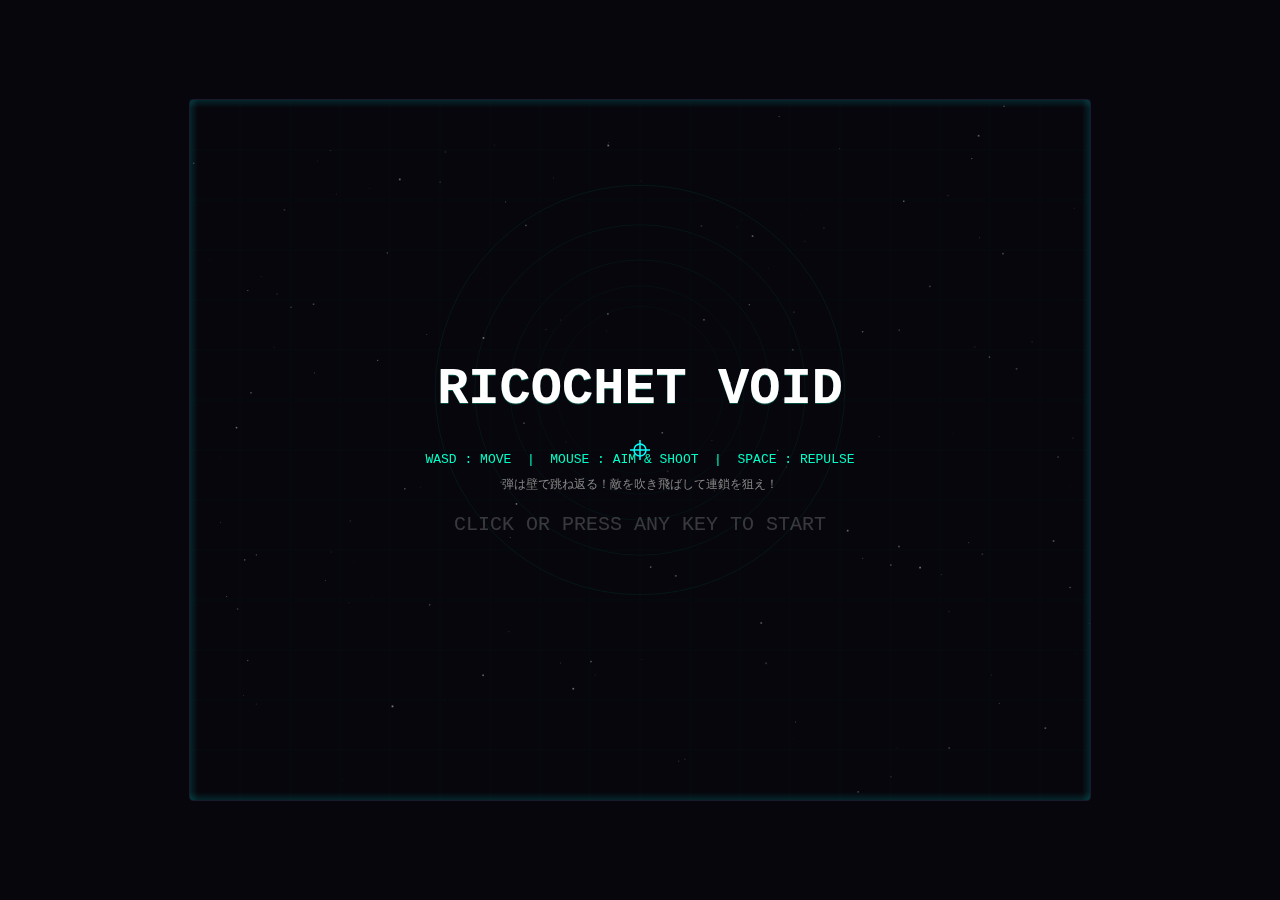
<file: 07-ricochet-void/index.html>
<!DOCTYPE html>
<html lang="ja">
<head>
<meta charset="UTF-8">
<meta name="viewport" content="width=device-width, initial-scale=1.0">
<title>RICOCHET VOID</title>
<style>
  * { margin: 0; padding: 0; box-sizing: border-box; }
  body {
    background: #06060c;
    display: flex;
    justify-content: center;
    align-items: center;
    height: 100vh;
    overflow: hidden;
    font-family: 'Courier New', monospace;
    cursor: none;
  }
  canvas {
    display: block;
    border: 1px solid #1a1a2e;
    border-radius: 4px;
  }
</style>
</head>
<body>
<canvas id="game"></canvas>
<script>
// ─── CONFIG ───
const W = 900, H = 700;
const canvas = document.getElementById('game');
const ctx = canvas.getContext('2d');
canvas.width = W;
canvas.height = H;

// ─── STATE ───
let state = 'title';
let score = 0;
let highScore = parseInt(localStorage.getItem('ricochet_hi') || '0');
let wave = 1;
let waveTimer = 0;
let screenShake = 0;
let slowmo = 0;
let combo = 0;
let comboTimer = 0;
let comboText = '';
let comboTextTimer = 0;
let stars = [];

// ─── AUDIO (simple synth) ───
const AudioCtx = window.AudioContext || window.webkitAudioContext;
let audioCtx;
function initAudio() {
  if (!audioCtx) audioCtx = new AudioCtx();
}
function playSound(freq, duration, type = 'square', vol = 0.08) {
  if (!audioCtx) return;
  const osc = audioCtx.createOscillator();
  const gain = audioCtx.createGain();
  osc.type = type;
  osc.frequency.value = freq;
  gain.gain.value = vol;
  gain.gain.exponentialRampToValueAtTime(0.001, audioCtx.currentTime + duration);
  osc.connect(gain);
  gain.connect(audioCtx.destination);
  osc.start();
  osc.stop(audioCtx.currentTime + duration);
}
// Sound throttling to prevent audio overload
const sfxTimers = {};
function throttledSfx(name, fn, minInterval = 50) {
  const now = Date.now();
  if (!sfxTimers[name] || now - sfxTimers[name] > minInterval) {
    sfxTimers[name] = now;
    fn();
  }
}
function sfxShoot() { playSound(800 + Math.random() * 200, 0.06, 'square', 0.04); }
function sfxBounce() { throttledSfx('bounce', () => playSound(1200 + Math.random() * 400, 0.08, 'sine', 0.05), 40); }
function sfxHit() { throttledSfx('hit', () => playSound(200 + Math.random() * 100, 0.1, 'sawtooth', 0.06), 30); }
function sfxKill() { throttledSfx('kill', () => { playSound(400, 0.15, 'square', 0.07); playSound(600, 0.1, 'sine', 0.05); }, 50); }
function sfxRepulse() { playSound(150, 0.3, 'sawtooth', 0.08); playSound(300, 0.2, 'sine', 0.06); }
function sfxChain() { throttledSfx('chain', () => playSound(500 + combo * 100, 0.12, 'sine', 0.07), 60); }
function sfxPickup() { playSound(880, 0.08, 'sine', 0.06); playSound(1100, 0.08, 'sine', 0.04); }

// ─── INPUT ───
const keys = {};
const mouse = { x: W / 2, y: H / 2, down: false };
document.addEventListener('keydown', e => {
  keys[e.key.toLowerCase()] = true;
  if (state === 'title') { initAudio(); startGame(); }
  if (state === 'gameover' && e.key === ' ') startGame();
});
document.addEventListener('keyup', e => keys[e.key.toLowerCase()] = false);
canvas.addEventListener('mousemove', e => { const r = canvas.getBoundingClientRect(); mouse.x = e.clientX - r.left; mouse.y = e.clientY - r.top; });
canvas.addEventListener('mousedown', e => { mouse.down = true; initAudio(); if (state === 'title') startGame(); if (state === 'gameover') startGame(); });
canvas.addEventListener('mouseup', () => mouse.down = false);
canvas.addEventListener('contextmenu', e => e.preventDefault());

// ─── ENTITIES ───
let player, bullets, enemies, particles, pickups, enemyBullets, ripples;
let deathQueue = [];

function initStars() {
  stars = [];
  for (let i = 0; i < 150; i++) {
    stars.push({
      x: Math.random() * W, y: Math.random() * H,
      s: Math.random() * 1.5 + 0.3,
      a: Math.random() * 0.4 + 0.1,
      twinkle: Math.random() * Math.PI * 2
    });
  }
}
initStars();

// ─── RIPPLE EFFECT ───
class Ripple {
  constructor(x, y, maxR, color) {
    this.x = x; this.y = y;
    this.r = 0; this.maxR = maxR;
    this.color = color;
    this.life = 1;
  }
  update() {
    this.r += (this.maxR - this.r) * 0.15;
    this.life -= 0.03;
  }
  draw() {
    if (this.life <= 0) return;
    ctx.strokeStyle = this.color;
    ctx.lineWidth = 2 * this.life;
    ctx.globalAlpha = this.life * 0.6;
    ctx.beginPath();
    ctx.arc(this.x, this.y, this.r, 0, Math.PI * 2);
    ctx.stroke();
    ctx.globalAlpha = 1;
  }
}

// ─── PLAYER ───
class Player {
  constructor() {
    this.x = W / 2; this.y = H / 2;
    this.r = 14; this.speed = 4.2;
    this.hp = 100; this.maxHp = 100;
    this.angle = 0;
    this.fireRate = 7; this.fireCool = 0;
    this.invincible = 0;
    this.trail = [];
    this.dmgFlash = 0;
    // Repulse ability
    this.repulseCharge = 100;
    this.maxRepulse = 100;
    this.repulseRechargeRate = 0.25;
    this.repulseCooldown = 0;
    // Weapon
    this.weapon = 'normal';
    this.weaponTimer = 0;
    this.bounceCount = 100; // how many times bullets bounce
  }

  update() {
    let dx = 0, dy = 0;
    if (keys['w'] || keys['arrowup']) dy = -1;
    if (keys['s'] || keys['arrowdown']) dy = 1;
    if (keys['a'] || keys['arrowleft']) dx = -1;
    if (keys['d'] || keys['arrowright']) dx = 1;
    if (dx && dy) { dx *= 0.707; dy *= 0.707; }
    this.x += dx * this.speed;
    this.y += dy * this.speed;
    this.x = Math.max(this.r, Math.min(W - this.r, this.x));
    this.y = Math.max(this.r, Math.min(H - this.r, this.y));

    this.angle = Math.atan2(mouse.y - this.y, mouse.x - this.x);

    this.trail.unshift({ x: this.x, y: this.y });
    if (this.trail.length > 14) this.trail.pop();

    if (this.fireCool > 0) this.fireCool--;
    if (this.invincible > 0) this.invincible--;
    if (this.dmgFlash > 0) this.dmgFlash--;
    if (this.repulseCooldown > 0) this.repulseCooldown--;

    // Recharge repulse
    if (this.repulseCharge < this.maxRepulse) {
      this.repulseCharge = Math.min(this.maxRepulse, this.repulseCharge + this.repulseRechargeRate);
    }

    if (this.weaponTimer > 0) {
      this.weaponTimer--;
      if (this.weaponTimer <= 0) { this.weapon = 'normal'; this.bounceCount = 100; }
    }

    if (mouse.down && this.fireCool <= 0) this.shoot();

    // Repulse ability - Space key
    if (keys[' '] && this.repulseCharge >= 30 && this.repulseCooldown <= 0) {
      this.repulse();
    }
  }

  shoot() {
    const cos = Math.cos(this.angle);
    const sin = Math.sin(this.angle);
    const bx = this.x + cos * 20;
    const by = this.y + sin * 20;

    if (this.weapon === 'spread') {
      for (let i = -2; i <= 2; i++) {
        const a = this.angle + i * 0.14;
        bullets.push(new Bullet(bx, by, a, 10, 7, this.bounceCount));
      }
      this.fireCool = 12;
    } else if (this.weapon === 'piercing') {
      bullets.push(new Bullet(bx, by, this.angle, 14, 12, this.bounceCount + 1, true));
      this.fireCool = 5;
    } else {
      bullets.push(new Bullet(bx, by, this.angle, 11, 10, this.bounceCount));
      this.fireCool = this.fireRate;
    }
    sfxShoot();
  }

  repulse() {
    this.repulseCharge -= 30;
    this.repulseCooldown = 15;
    const REPULSE_RADIUS = 280;
    const REPULSE_FORCE = 40;

    sfxRepulse();
    ripples.push(new Ripple(this.x, this.y, REPULSE_RADIUS, 'rgba(0, 255, 200, 0.8)'));
    ripples.push(new Ripple(this.x, this.y, REPULSE_RADIUS * 0.6, 'rgba(255, 255, 255, 0.5)'));
    screenShake = 14;
    slowmo = 8;

    // Push enemies away - HARD
    enemies.forEach(e => {
      const dx = e.x - this.x;
      const dy = e.y - this.y;
      const dist = Math.sqrt(dx * dx + dy * dy);
      if (dist < REPULSE_RADIUS && dist > 0) {
        const force = (1 - dist / REPULSE_RADIUS) * REPULSE_FORCE;
        e.vx += (dx / dist) * force;
        e.vy += (dy / dist) * force;
        e.takeDamage(10);
        for (let i = 0; i < 6; i++) {
          particles.push(new Particle(e.x, e.y, '#00ffc8', 3));
        }
      }
    });

    // Deflect enemy bullets - faster
    enemyBullets.forEach(b => {
      const dx = b.x - this.x;
      const dy = b.y - this.y;
      const dist = Math.sqrt(dx * dx + dy * dy);
      if (dist < REPULSE_RADIUS && dist > 0) {
        b.vx = (dx / dist) * 10;
        b.vy = (dy / dist) * 10;
        b.deflected = true;
      }
    });

    // Also push your own bullets outward for cool effect
    bullets.forEach(b => {
      const dx = b.x - this.x;
      const dy = b.y - this.y;
      const dist = Math.sqrt(dx * dx + dy * dy);
      if (dist < REPULSE_RADIUS && dist > 0) {
        const speed = Math.sqrt(b.vx * b.vx + b.vy * b.vy);
        b.vx = (dx / dist) * speed * 1.5;
        b.vy = (dy / dist) * speed * 1.5;
        b.dmg = Math.floor(b.dmg * 1.5);
      }
    });

    // Particles - more and bigger
    for (let i = 0; i < 36; i++) {
      const a = (Math.PI * 2 / 36) * i;
      const p = new Particle(
        this.x + Math.cos(a) * 20,
        this.y + Math.sin(a) * 20,
        i % 2 === 0 ? '#00ffc8' : '#fff', 4
      );
      p.vx = Math.cos(a) * 9;
      p.vy = Math.sin(a) * 9;
      particles.push(p);
    }
  }

  takeDamage(dmg) {
    if (this.invincible > 0) return;
    this.hp -= dmg;
    this.dmgFlash = 10;
    this.invincible = 25;
    screenShake = 8;
    for (let i = 0; i < 8; i++) particles.push(new Particle(this.x, this.y, '#ff4444', 3));
    playSound(100, 0.15, 'sawtooth', 0.08);
    if (this.hp <= 0) { this.hp = 0; gameOver(); }
  }

  draw() {
    // Trail
    for (let i = 0; i < this.trail.length; i++) {
      const t = this.trail[i];
      const a = 1 - i / this.trail.length;
      ctx.beginPath();
      ctx.arc(t.x, t.y, this.r * 0.5 * a, 0, Math.PI * 2);
      ctx.fillStyle = `rgba(0, 255, 200, ${a * 0.12})`;
      ctx.fill();
    }

    ctx.save();
    ctx.translate(this.x, this.y);
    ctx.rotate(this.angle);

    // Repulse aura
    if (this.repulseCharge >= 30) {
      const pulse = Math.sin(Date.now() / 300) * 0.05 + 0.1;
      const grad = ctx.createRadialGradient(0, 0, 0, 0, 0, this.r * 3);
      grad.addColorStop(0, `rgba(0, 255, 200, ${pulse})`);
      grad.addColorStop(1, 'rgba(0, 255, 200, 0)');
      ctx.fillStyle = grad;
      ctx.fillRect(-this.r * 3, -this.r * 3, this.r * 6, this.r * 6);
    }

    // Body
    const bodyColor = this.dmgFlash > 0 ? '#ff4444'
      : (this.invincible > 0 && Math.floor(this.invincible / 3) % 2 ? 'rgba(0,255,200,0.3)' : '#00ffc8');
    ctx.fillStyle = bodyColor;
    ctx.beginPath();
    ctx.moveTo(this.r + 4, 0);
    ctx.lineTo(-this.r + 2, -this.r + 2);
    ctx.lineTo(-this.r + 6, 0);
    ctx.lineTo(-this.r + 2, this.r - 2);
    ctx.closePath();
    ctx.fill();
    ctx.strokeStyle = '#fff';
    ctx.lineWidth = 1.5;
    ctx.stroke();

    // Engine glow
    ctx.fillStyle = `rgba(0, 200, 180, ${0.5 + Math.random() * 0.3})`;
    ctx.beginPath();
    ctx.moveTo(-this.r + 4, -4);
    ctx.lineTo(-this.r - 6 - Math.random() * 8, 0);
    ctx.lineTo(-this.r + 4, 4);
    ctx.closePath();
    ctx.fill();

    ctx.restore();
  }
}

// ─── BULLET (with ricochet) ───
class Bullet {
  constructor(x, y, angle, speed, dmg, bounces = 100, piercing = false) {
    this.x = x; this.y = y;
    this.vx = Math.cos(angle) * speed;
    this.vy = Math.sin(angle) * speed;
    this.r = piercing ? 3 : 4;
    this.dmg = dmg;
    this.life = 600;
    this.bounces = bounces;
    this.piercing = piercing;
    this.bounceTrail = [];
    this.justBounced = 0;
  }

  update() {
    this.x += this.vx;
    this.y += this.vy;
    this.life--;
    if (this.justBounced > 0) this.justBounced--;

    // Store trail for bounce visualization
    this.bounceTrail.unshift({ x: this.x, y: this.y });
    if (this.bounceTrail.length > 6) this.bounceTrail.pop();

    // RICOCHET off walls
    let bounced = false;
    if (this.x <= 4) { this.x = 4; this.vx = Math.abs(this.vx); bounced = true; }
    if (this.x >= W - 4) { this.x = W - 4; this.vx = -Math.abs(this.vx); bounced = true; }
    if (this.y <= 4) { this.y = 4; this.vy = Math.abs(this.vy); bounced = true; }
    if (this.y >= H - 4) { this.y = H - 4; this.vy = -Math.abs(this.vy); bounced = true; }

    if (bounced) {
      this.bounces--;
      this.justBounced = 8;
      if (this.bounces < 0) {
        this.life = 0;
      } else {
        // Bounce particles
        for (let i = 0; i < 4; i++) {
          particles.push(new Particle(this.x, this.y, '#0ff', 2));
        }
        sfxBounce();
        // Increase damage on bounce! (capped so it doesn't overflow)
        this.dmg = Math.min(Math.floor(this.dmg * 1.15), 200);
        // Speed up slightly on bounce (capped)
        const spd = Math.sqrt(this.vx * this.vx + this.vy * this.vy);
        if (spd < 20) { this.vx *= 1.05; this.vy *= 1.05; }
      }
    }
  }

  draw() {
    // Trail
    for (let i = 1; i < this.bounceTrail.length; i++) {
      const t = this.bounceTrail[i];
      const a = 1 - i / this.bounceTrail.length;
      ctx.fillStyle = this.piercing ? `rgba(255, 200, 0, ${a * 0.3})` : `rgba(0, 255, 255, ${a * 0.2})`;
      ctx.beginPath();
      ctx.arc(t.x, t.y, this.r * a, 0, Math.PI * 2);
      ctx.fill();
    }

    // Glow
    const glowColor = this.justBounced > 0 ? 'rgba(255, 255, 255, 0.3)' :
      (this.piercing ? 'rgba(255, 200, 0, 0.2)' : 'rgba(0, 255, 255, 0.2)');
    ctx.fillStyle = glowColor;
    ctx.beginPath();
    ctx.arc(this.x, this.y, this.r * 2.5, 0, Math.PI * 2);
    ctx.fill();

    // Core
    const coreColor = this.justBounced > 0 ? '#fff' : (this.piercing ? '#ffcc00' : '#0ff');
    ctx.fillStyle = coreColor;
    ctx.beginPath();
    ctx.arc(this.x, this.y, this.r, 0, Math.PI * 2);
    ctx.fill();
  }
}

// ─── ENEMY ───
class Enemy {
  constructor(type) {
    this.type = type || 'basic';
    this.hp = 20; this.maxHp = 20;
    this.speed = 1.5; this.r = 16;
    this.dmg = 10; this.color = '#ff3366';
    this.scoreValue = 100;
    this.fireCool = 0; this.flashTimer = 0;
    this.angle = 0;
    this.vx = 0; this.vy = 0; // knockback velocity
    this.knockbackFriction = 0.96;
    this.mass = 1;
    this.dead = false;

    const side = Math.floor(Math.random() * 4);
    if (side === 0) { this.x = -30; this.y = Math.random() * H; }
    else if (side === 1) { this.x = W + 30; this.y = Math.random() * H; }
    else if (side === 2) { this.x = Math.random() * W; this.y = -30; }
    else { this.x = Math.random() * W; this.y = H + 30; }

    this.applyType();
  }

  applyType() {
    switch (this.type) {
      case 'tank':
        this.hp = 80; this.maxHp = 80; this.r = 24; this.speed = 0.7;
        this.color = '#ff6600'; this.dmg = 20; this.scoreValue = 300;
        this.mass = 3; this.knockbackFriction = 0.95;
        break;
      case 'fast':
        this.hp = 8; this.maxHp = 8; this.r = 10; this.speed = 3.5;
        this.color = '#ffcc00'; this.dmg = 8; this.scoreValue = 150;
        this.mass = 0.5;
        break;
      case 'shooter':
        this.hp = 25; this.maxHp = 25; this.r = 18; this.speed = 1;
        this.color = '#cc33ff'; this.dmg = 15; this.scoreValue = 250;
        this.fireCool = 60 + Math.random() * 60;
        this.mass = 1.5;
        break;
      case 'bouncer':
        this.hp = 40; this.maxHp = 40; this.r = 20; this.speed = 2;
        this.color = '#ff00aa'; this.dmg = 12; this.scoreValue = 200;
        this.mass = 2;
        const a = Math.random() * Math.PI * 2;
        this.vx = Math.cos(a) * 3;
        this.vy = Math.sin(a) * 3;
        this.knockbackFriction = 0.995;
        break;
      case 'boss':
        this.hp = 400 + wave * 80; this.maxHp = this.hp; this.r = 40; this.speed = 0.5;
        this.color = '#ff0033'; this.dmg = 30; this.scoreValue = 2000;
        this.fireCool = 30; this.mass = 8;
        this.knockbackFriction = 0.96;
        break;
    }
  }

  update() {
    const dx = player.x - this.x;
    const dy = player.y - this.y;
    const dist = Math.sqrt(dx * dx + dy * dy);
    this.angle = Math.atan2(dy, dx);

    if (this.type === 'bouncer') {
      if (this.x < this.r) { this.x = this.r; this.vx = Math.abs(this.vx); }
      if (this.x > W - this.r) { this.x = W - this.r; this.vx = -Math.abs(this.vx); }
      if (this.y < this.r) { this.y = this.r; this.vy = Math.abs(this.vy); }
      if (this.y > H - this.r) { this.y = H - this.r; this.vy = -Math.abs(this.vy); }
      if (dist > 0) {
        this.vx += (dx / dist) * 0.05;
        this.vy += (dy / dist) * 0.05;
      }
      const spd = Math.sqrt(this.vx * this.vx + this.vy * this.vy);
      if (spd > 4) { this.vx = (this.vx / spd) * 4; this.vy = (this.vy / spd) * 4; }
    } else if (this.type === 'shooter' && dist < 300) {
      if (dist < 150) {
        this.vx -= (dx / dist) * this.speed * 0.1;
        this.vy -= (dy / dist) * this.speed * 0.1;
      }
    } else if (dist > 0) {
      this.vx += (dx / dist) * this.speed * 0.1;
      this.vy += (dy / dist) * this.speed * 0.1;
    }

    this.x += this.vx;
    this.y += this.vy;
    this.vx *= this.knockbackFriction;
    this.vy *= this.knockbackFriction;

    // Keep in bounds - enemies bounce off walls hard!
    const preSpd = Math.sqrt(this.vx * this.vx + this.vy * this.vy);
    let hitWall = false;
    if (this.x < this.r) { this.x = this.r; this.vx = Math.abs(this.vx) * 0.85; hitWall = true; }
    if (this.x > W - this.r) { this.x = W - this.r; this.vx = -Math.abs(this.vx) * 0.85; hitWall = true; }
    if (this.y < this.r) { this.y = this.r; this.vy = Math.abs(this.vy) * 0.85; hitWall = true; }
    if (this.y > H - this.r) { this.y = H - this.r; this.vy = -Math.abs(this.vy) * 0.85; hitWall = true; }
    if (hitWall && preSpd > 2) {
      sfxBounce();
      for(let i=0;i<4;i++) particles.push(new Particle(this.x, this.y, this.color, 3));
      if (preSpd > 8) {
        this.takeDamage(Math.floor(preSpd * 2));
        screenShake = Math.min(preSpd, 10);
        ripples.push(new Ripple(this.x, this.y, 50, this.color));
      }
    }

    if (this.flashTimer > 0) this.flashTimer--;

    if ((this.type === 'shooter' || this.type === 'boss') && this.fireCool > 0) {
      this.fireCool--;
      if (this.fireCool <= 0) {
        this.shootAt();
        this.fireCool = this.type === 'boss' ? 30 : 80 + Math.random() * 40;
      }
    }
  }

  shootAt() {
    const a = this.angle;
    if (this.type === 'boss') {
      for (let i = -2; i <= 2; i++) {
        enemyBullets.push({ x: this.x, y: this.y, vx: Math.cos(a + i * 0.25) * 3.5, vy: Math.sin(a + i * 0.25) * 3.5, r: 5, life: 120, enemy: true });
      }
    } else {
      enemyBullets.push({ x: this.x, y: this.y, vx: Math.cos(a) * 3.5, vy: Math.sin(a) * 3.5, r: 4, life: 100, enemy: true });
    }
  }

  applyKnockback(fromX, fromY, force) {
    const dx = this.x - fromX;
    const dy = this.y - fromY;
    const dist = Math.sqrt(dx * dx + dy * dy);
    if (dist > 0) {
      const f = force / this.mass;
      this.vx += (dx / dist) * f;
      this.vy += (dy / dist) * f;
    }
  }

  takeDamage(dmg) {
    if (this.dead) return false;
    this.hp -= dmg;
    this.flashTimer = 5;
    if (this.hp <= 0) {
      this.hp = 0;
      this.dead = true;
      this.queueDeath();
      return true;
    }
    return false;
  }

  queueDeath() {
    deathQueue.push({
      x: this.x, y: this.y, type: this.type,
      color: this.color, scoreValue: this.scoreValue,
      vx: this.vx, vy: this.vy
    });
  }

  draw() {
    const c = this.flashTimer > 0 ? '#fff' : this.color;
    ctx.save();
    ctx.translate(this.x, this.y);
    ctx.rotate(this.angle);
    ctx.fillStyle = c;

    if (this.type === 'tank' || this.type === 'boss') {
      ctx.fillRect(-this.r, -this.r, this.r * 2, this.r * 2);
      ctx.strokeStyle = '#fff'; ctx.lineWidth = 1.5;
      ctx.strokeRect(-this.r, -this.r, this.r * 2, this.r * 2);
    } else if (this.type === 'fast') {
      ctx.beginPath();
      ctx.moveTo(this.r, 0);
      ctx.lineTo(-this.r, -this.r * 0.7);
      ctx.lineTo(-this.r, this.r * 0.7);
      ctx.closePath();
      ctx.fill();
      ctx.strokeStyle = '#fff'; ctx.lineWidth = 1; ctx.stroke();
    } else if (this.type === 'bouncer') {
      ctx.beginPath();
      ctx.moveTo(this.r, 0);
      ctx.lineTo(0, -this.r);
      ctx.lineTo(-this.r, 0);
      ctx.lineTo(0, this.r);
      ctx.closePath();
      ctx.fill();
      ctx.strokeStyle = '#fff'; ctx.lineWidth = 1.5; ctx.stroke();
      ctx.fillStyle = `rgba(255, 255, 255, ${0.2 + Math.sin(Date.now() / 200) * 0.1})`;
      ctx.beginPath();
      ctx.arc(0, 0, this.r * 0.4, 0, Math.PI * 2);
      ctx.fill();
    } else {
      ctx.beginPath();
      for (let i = 0; i < 6; i++) {
        const a = (Math.PI * 2 / 6) * i;
        const px = Math.cos(a) * this.r;
        const py = Math.sin(a) * this.r;
        if (i === 0) ctx.moveTo(px, py); else ctx.lineTo(px, py);
      }
      ctx.closePath();
      ctx.fill();
      ctx.strokeStyle = '#fff'; ctx.lineWidth = 1; ctx.stroke();
    }

    ctx.restore();

    if ((this.type === 'boss' || this.type === 'tank') && this.hp < this.maxHp) {
      const barW = this.r * 2, barH = 4;
      ctx.fillStyle = '#222';
      ctx.fillRect(this.x - barW / 2, this.y - this.r - 10, barW, barH);
      ctx.fillStyle = this.color;
      ctx.fillRect(this.x - barW / 2, this.y - this.r - 10, barW * (this.hp / this.maxHp), barH);
    }

    const spd = Math.sqrt(this.vx * this.vx + this.vy * this.vy);
    if (spd > 3) {
      ctx.strokeStyle = `rgba(255, 255, 255, ${Math.min(spd / 10, 0.5)})`;
      ctx.lineWidth = 1;
      ctx.beginPath();
      ctx.moveTo(this.x, this.y);
      ctx.lineTo(this.x - this.vx * 3, this.y - this.vy * 3);
      ctx.stroke();
    }
  }
}

// ─── PARTICLE ───
class Particle {
  constructor(x, y, color, size) {
    this.x = x; this.y = y;
    this.vx = (Math.random() - 0.5) * 7;
    this.vy = (Math.random() - 0.5) * 7;
    this.color = color;
    this.life = 25 + Math.random() * 20;
    this.maxLife = this.life;
    this.size = size || 3;
  }
  update() {
    this.x += this.vx; this.y += this.vy;
    this.vx *= 0.95; this.vy *= 0.95;
    this.life--;
  }
  draw() {
    const a = this.life / this.maxLife;
    ctx.globalAlpha = a;
    ctx.fillStyle = this.color;
    ctx.fillRect(this.x - this.size / 2, this.y - this.size / 2, this.size * a, this.size * a);
    ctx.globalAlpha = 1;
  }
}

// ─── PICKUP ───
class Pickup {
  constructor(x, y, type) {
    this.x = x; this.y = y;
    this.type = type;
    this.r = 12; this.life = 500;
    this.bob = Math.random() * Math.PI * 2;
  }
  update() { this.life--; this.bob += 0.05; }
  draw() {
    const yOff = Math.sin(this.bob) * 4;
    const a = this.life < 100 ? this.life / 100 : 1;
    let c, label;
    switch (this.type) {
      case 'heal': c = '#00ff88'; label = '+'; break;
      case 'spread': c = '#ff8800'; label = 'S'; break;
      case 'piercing': c = '#ffff00'; label = 'P'; break;
      case 'extraBounce': c = '#00ccff'; label = 'B'; break;
    }
    ctx.globalAlpha = a * 0.25;
    ctx.fillStyle = c;
    ctx.beginPath(); ctx.arc(this.x, this.y + yOff, this.r * 2, 0, Math.PI * 2); ctx.fill();
    ctx.globalAlpha = a;
    ctx.fillStyle = c;
    ctx.beginPath(); ctx.arc(this.x, this.y + yOff, this.r, 0, Math.PI * 2); ctx.fill();
    ctx.fillStyle = '#000';
    ctx.font = 'bold 12px Courier New';
    ctx.textAlign = 'center'; ctx.textBaseline = 'middle';
    ctx.fillText(label, this.x, this.y + yOff);
    ctx.globalAlpha = 1;
  }
}

// ─── ENEMY-ENEMY COLLISION (repulsion) ───
function resolveEnemyCollisions() {
  for (let i = 0; i < enemies.length; i++) {
    for (let j = i + 1; j < enemies.length; j++) {
      const a = enemies[i], b = enemies[j];
      if (a.dead || b.dead) continue;
      const dx = b.x - a.x;
      const dy = b.y - a.y;
      const dist = Math.sqrt(dx * dx + dy * dy);
      const minDist = a.r + b.r;
      if (dist < minDist && dist > 0) {
        const overlap = (minDist - dist) / 2;
        const nx = dx / dist;
        const ny = dy / dist;
        a.x -= nx * overlap;
        a.y -= ny * overlap;
        b.x += nx * overlap;
        b.y += ny * overlap;

        const relVx = a.vx - b.vx;
        const relVy = a.vy - b.vy;
        const relDot = relVx * nx + relVy * ny;
        if (relDot > 0) {
          const totalMass = a.mass + b.mass;
          const impulse = relDot * 1.8;
          a.vx -= (impulse * b.mass / totalMass) * nx;
          a.vy -= (impulse * b.mass / totalMass) * ny;
          b.vx += (impulse * a.mass / totalMass) * nx;
          b.vy += (impulse * a.mass / totalMass) * ny;
        }

        const collisionSpeed = Math.sqrt(relVx * relVx + relVy * relVy);
        if (collisionSpeed > 3) {
          const cdmg = Math.floor(collisionSpeed * 3);
          a.takeDamage(cdmg);
          b.takeDamage(cdmg);
          for (let k = 0; k < 4; k++) {
            particles.push(new Particle((a.x + b.x) / 2, (a.y + b.y) / 2, '#ff8800', 2));
          }
          sfxHit();
        }
      }
    }
  }
}

// ─── WAVE SYSTEM ───
function spawnWave() {
  const count = 4 + wave * 2;
  for (let i = 0; i < count; i++) {
    setTimeout(() => {
      if (state !== 'playing') return;
      let type = 'basic';
      const r = Math.random();
      if (wave >= 2 && r < 0.2) type = 'fast';
      if (wave >= 2 && r >= 0.2 && r < 0.35) type = 'bouncer';
      if (wave >= 3 && r < 0.12) type = 'tank';
      if (wave >= 4 && r < 0.08) type = 'shooter';
      enemies.push(new Enemy(type));
    }, i * 350);
  }
  if (wave % 5 === 0) {
    setTimeout(() => {
      if (state !== 'playing') return;
      enemies.push(new Enemy('boss'));
    }, count * 350 + 500);
  }
}

// ─── PROCESS DEATH EXPLOSIONS (non-recursive) ───
function processDeathQueue() {
  let safety = 0;
  while (deathQueue.length > 0 && safety < 30) {
    safety++;
    const batch = deathQueue.splice(0, deathQueue.length);
    for (const d of batch) {
      score += d.scoreValue * (1 + combo * 0.5);
      combo++;
      comboTimer = 90;
      if (combo >= 3) {
        comboText = `${combo} CHAIN!`;
        comboTextTimer = 60;
        sfxChain();
      }
      screenShake = Math.max(screenShake, d.type === 'boss' ? 20 : 5);
      if (d.type === 'boss') slowmo = 20;
      const count = d.type === 'boss' ? 40 : d.type === 'tank' ? 15 : 10;
      for (let i = 0; i < count; i++) {
        particles.push(new Particle(d.x, d.y, d.color, d.type === 'boss' ? 6 : 3));
      }
      sfxKill();

      const EXPLODE_R = d.type === 'boss' ? 300 : d.type === 'tank' ? 200 : 140;
      const EXPLODE_F = d.type === 'boss' ? 35 : d.type === 'tank' ? 22 : 15;
      const EXPLODE_DMG = d.type === 'boss' ? 50 : d.type === 'tank' ? 25 : 15;
      enemies.forEach(other => {
        if (other.dead) return;
        const ddx = other.x - d.x;
        const ddy = other.y - d.y;
        const dd = Math.sqrt(ddx * ddx + ddy * ddy);
        if (dd < EXPLODE_R && dd > 0) {
          const ratio = 1 - dd / EXPLODE_R;
          other.applyKnockback(d.x, d.y, EXPLODE_F * ratio);
          other.takeDamage(Math.floor(EXPLODE_DMG * ratio));
          for (let i = 0; i < 3; i++) {
            particles.push(new Particle(other.x, other.y, '#ff8800', 2));
          }
        }
      });
      ripples.push(new Ripple(d.x, d.y, EXPLODE_R, d.color));

      if (Math.random() < 0.18 || d.type === 'boss') {
        const types = ['heal', 'spread', 'piercing', 'extraBounce'];
        const t = types[Math.floor(Math.random() * types.length)];
        pickups.push(new Pickup(d.x, d.y, t));
      }
    }
    enemies = enemies.filter(e => !e.dead);
  }
}

function circleCollide(a, b) {
  const dx = a.x - b.x;
  const dy = a.y - b.y;
  return dx * dx + dy * dy < (a.r + b.r) * (a.r + b.r);
}

// ─── GAME FUNCTIONS ───
function startGame() {
  state = 'playing';
  score = 0; wave = 1; waveTimer = 0;
  combo = 0; comboTimer = 0;
  player = new Player();
  bullets = []; enemies = []; particles = [];
  pickups = []; enemyBullets = []; ripples = [];
  deathQueue = [];
  spawnWave();
}

function gameOver() {
  state = 'gameover';
  if (score > highScore) {
    highScore = score;
    localStorage.setItem('ricochet_hi', highScore.toString());
  }
  for (let i = 0; i < 30; i++) particles.push(new Particle(player.x, player.y, '#00ffc8', 5));
  screenShake = 15;
}

// ─── UPDATE ───
function update() {
  if (state !== 'playing') return;

  const dt = slowmo > 0 ? 0.4 : 1;
  if (slowmo > 0) slowmo--;

  player.update();

  if (comboTimer > 0) {
    comboTimer--;
    if (comboTimer <= 0) combo = 0;
  }
  if (comboTextTimer > 0) comboTextTimer--;

  bullets.forEach(b => b.update());
  bullets = bullets.filter(b => b.life > 0);
  if (bullets.length > 500) bullets = bullets.slice(-500);

  enemies.forEach(e => e.update());
  resolveEnemyCollisions();
  enemies = enemies.filter(e => !e.dead);
  processDeathQueue();

  enemyBullets.forEach(b => { b.x += b.vx * dt; b.y += b.vy * dt; b.life--; });
  enemyBullets = enemyBullets.filter(b => b.life > 0 && b.x > -20 && b.x < W + 20 && b.y > -20 && b.y < H + 20);
  if (enemyBullets.length > 100) enemyBullets = enemyBullets.slice(-100);

  particles.forEach(p => p.update());
  particles = particles.filter(p => p.life > 0);
  if (particles.length > 400) particles = particles.slice(-400);

  ripples.forEach(r => r.update());
  ripples = ripples.filter(r => r.life > 0);

  pickups.forEach(p => p.update());
  pickups = pickups.filter(p => p.life > 0);

  // Bullet-Enemy collision
  for (let i = bullets.length - 1; i >= 0; i--) {
    if (!bullets[i]) continue;
    for (let j = enemies.length - 1; j >= 0; j--) {
      if (!enemies[j] || enemies[j].dead || !bullets[i]) continue;
      if (circleCollide(bullets[i], enemies[j])) {
        const b = bullets[i];
        const e = enemies[j];
        e.applyKnockback(b.x - b.vx, b.y - b.vy, 22 / e.mass);
        e.takeDamage(b.dmg);
        sfxHit();
        if (!b.piercing && b.bounces > 0) {
          let nearest = null, nearDist = 999;
          enemies.forEach((other, idx) => {
            if (idx === j || other.dead) return;
            const ddx = other.x - b.x;
            const ddy = other.y - b.y;
            const dd = Math.sqrt(ddx * ddx + ddy * ddy);
            if (dd < nearDist) { nearDist = dd; nearest = other; }
          });
          if (nearest && nearDist < 300) {
            const a = Math.atan2(nearest.y - b.y, nearest.x - b.x);
            const spd = Math.sqrt(b.vx * b.vx + b.vy * b.vy);
            b.vx = Math.cos(a) * spd;
            b.vy = Math.sin(a) * spd;
            b.bounces--;
            b.dmg = Math.min(Math.floor(b.dmg * 1.2), 200);
            b.justBounced = 10;
            sfxBounce();
            for (let k = 0; k < 5; k++) {
              particles.push(new Particle(b.x, b.y, '#0ff', 2));
            }
          } else {
            bullets.splice(i, 1);
            break;
          }
        } else if (!b.piercing) {
          bullets.splice(i, 1);
          break;
        }
      }
    }
  }
  enemies = enemies.filter(e => !e.dead);
  processDeathQueue();

  // Deflected enemy bullets damage enemies
  for (let i = enemyBullets.length - 1; i >= 0; i--) {
    const b = enemyBullets[i];
    if (!b.deflected) continue;
    for (let j = enemies.length - 1; j >= 0; j--) {
      const e = enemies[j];
      if (e.dead) continue;
      const dx = e.x - b.x;
      const dy = e.y - b.y;
      if (dx * dx + dy * dy < (e.r + b.r) * (e.r + b.r)) {
        e.applyKnockback(b.x, b.y, 6);
        e.takeDamage(15);
        enemyBullets.splice(i, 1);
        break;
      }
    }
  }
  enemies = enemies.filter(e => !e.dead);
  processDeathQueue();

  // Enemy-Player collision
  for (let i = enemies.length - 1; i >= 0; i--) {
    if (enemies[i].dead) continue;
    if (circleCollide(player, enemies[i])) {
      player.takeDamage(enemies[i].dmg);
      enemies[i].applyKnockback(player.x, player.y, 25);
      if (enemies[i].type !== 'boss' && enemies[i].type !== 'tank') {
        enemies[i].takeDamage(20);
      }
    }
  }
  enemies = enemies.filter(e => !e.dead);
  processDeathQueue();

  // EnemyBullet-Player collision
  for (let i = enemyBullets.length - 1; i >= 0; i--) {
    const b = enemyBullets[i];
    if (b.deflected) continue;
    const dx = player.x - b.x;
    const dy = player.y - b.y;
    if (dx * dx + dy * dy < (player.r + b.r) * (player.r + b.r)) {
      player.takeDamage(12);
      enemyBullets.splice(i, 1);
    }
  }

  // Pickup-Player collision
  for (let i = pickups.length - 1; i >= 0; i--) {
    if (circleCollide(player, pickups[i])) {
      const p = pickups[i];
      sfxPickup();
      if (p.type === 'heal') {
        player.hp = Math.min(player.maxHp, player.hp + 30);
        for (let j = 0; j < 8; j++) particles.push(new Particle(player.x, player.y, '#00ff88', 3));
      } else if (p.type === 'spread') {
        player.weapon = 'spread';
        player.weaponTimer = 600;
      } else if (p.type === 'piercing') {
        player.weapon = 'piercing';
        player.weaponTimer = 400;
      } else if (p.type === 'extraBounce') {
        player.bounceCount = 150;
        player.weaponTimer = 500;
      }
      pickups.splice(i, 1);
    }
  }

  // Wave progression
  if (enemies.length === 0) {
    waveTimer++;
    if (waveTimer > 80) {
      wave++;
      waveTimer = 0;
      spawnWave();
    }
  }

  if (screenShake > 0) screenShake *= 0.85;
  if (screenShake < 0.5) screenShake = 0;
}

// ─── DRAW ───
function draw() {
  ctx.save();
  if (screenShake > 0) {
    ctx.translate((Math.random() - 0.5) * screenShake * 2, (Math.random() - 0.5) * screenShake * 2);
  }

  ctx.fillStyle = '#06060c';
  ctx.fillRect(0, 0, W, H);

  const time = Date.now() / 1000;
  stars.forEach(s => {
    const twinkle = Math.sin(time * 2 + s.twinkle) * 0.15 + 0.85;
    ctx.fillStyle = `rgba(255, 255, 255, ${s.a * twinkle})`;
    ctx.fillRect(s.x, s.y, s.s, s.s);
  });

  ctx.strokeStyle = 'rgba(0, 255, 200, 0.06)';
  ctx.lineWidth = 0.5;
  for (let x = 0; x < W; x += 50) { ctx.beginPath(); ctx.moveTo(x, 0); ctx.lineTo(x, H); ctx.stroke(); }
  for (let y = 0; y < H; y += 50) { ctx.beginPath(); ctx.moveTo(0, y); ctx.lineTo(W, y); ctx.stroke(); }

  // Wall glow
  const wallGrad = ctx.createLinearGradient(0, 0, 8, 0);
  wallGrad.addColorStop(0, 'rgba(0, 255, 255, 0.12)');
  wallGrad.addColorStop(1, 'rgba(0, 255, 255, 0)');
  ctx.fillStyle = wallGrad;
  ctx.fillRect(0, 0, 8, H);
  const wallGrad2 = ctx.createLinearGradient(W, 0, W - 8, 0);
  wallGrad2.addColorStop(0, 'rgba(0, 255, 255, 0.12)');
  wallGrad2.addColorStop(1, 'rgba(0, 255, 255, 0)');
  ctx.fillStyle = wallGrad2;
  ctx.fillRect(W - 8, 0, 8, H);
  const wallGrad3 = ctx.createLinearGradient(0, 0, 0, 8);
  wallGrad3.addColorStop(0, 'rgba(0, 255, 255, 0.12)');
  wallGrad3.addColorStop(1, 'rgba(0, 255, 255, 0)');
  ctx.fillStyle = wallGrad3;
  ctx.fillRect(0, 0, W, 8);
  const wallGrad4 = ctx.createLinearGradient(0, H, 0, H - 8);
  wallGrad4.addColorStop(0, 'rgba(0, 255, 255, 0.12)');
  wallGrad4.addColorStop(1, 'rgba(0, 255, 255, 0)');
  ctx.fillStyle = wallGrad4;
  ctx.fillRect(0, H - 8, W, 8);

  if (state === 'title') {
    drawTitle();
    drawCursor();
    ctx.restore();
    return;
  }

  ripples.forEach(r => r.draw());
  pickups.forEach(p => p.draw());
  particles.forEach(p => p.draw());
  bullets.forEach(b => b.draw());
  if (player) player.draw();
  enemies.forEach(e => e.draw());

  enemyBullets.forEach(b => {
    const col = b.deflected ? '#00ffc8' : '#ff3366';
    const colA = b.deflected ? 'rgba(0, 255, 200, 0.3)' : 'rgba(255, 51, 102, 0.3)';
    ctx.fillStyle = colA;
    ctx.beginPath(); ctx.arc(b.x, b.y, b.r * 2, 0, Math.PI * 2); ctx.fill();
    ctx.fillStyle = col;
    ctx.beginPath(); ctx.arc(b.x, b.y, b.r, 0, Math.PI * 2); ctx.fill();
  });

  drawHUD();

  if (comboTextTimer > 0 && comboText) {
    const ct = comboTextTimer / 60;
    ctx.globalAlpha = ct;
    ctx.font = `bold ${32 + (1 - ct) * 20}px Courier New`;
    ctx.textAlign = 'center';
    ctx.fillStyle = '#ffcc00';
    ctx.fillText(comboText, W / 2, H / 2 - 60 - (1 - ct) * 30);
    ctx.globalAlpha = 1;
  }

  if (state === 'gameover') drawGameOver();
  drawCursor();
  ctx.restore();
}

function drawTitle() {
  const t = Date.now() / 2000;
  for (let i = 0; i < 5; i++) {
    ctx.strokeStyle = `rgba(0, 255, 200, ${0.03 + i * 0.01})`;
    ctx.lineWidth = 1;
    ctx.beginPath();
    ctx.arc(W / 2, H / 2 - 60, 80 + i * 30 + Math.sin(t + i) * 10, 0, Math.PI * 2);
    ctx.stroke();
  }

  ctx.fillStyle = '#fff';
  ctx.font = 'bold 52px Courier New';
  ctx.textAlign = 'center';
  ctx.textBaseline = 'middle';

  ctx.fillStyle = 'rgba(0, 255, 200, 0.3)';
  ctx.fillText('RICOCHET VOID', W / 2, H / 2 - 59);
  ctx.fillStyle = '#fff';
  ctx.fillText('RICOCHET VOID', W / 2, H / 2 - 60);

  ctx.fillStyle = '#00ffc8';
  ctx.font = '13px Courier New';
  ctx.fillText('WASD : MOVE  |  MOUSE : AIM & SHOOT  |  SPACE : REPULSE', W / 2, H / 2 + 10);

  ctx.fillStyle = '#888';
  ctx.font = '12px Courier New';
  ctx.fillText('弾は壁で跳ね返る！敵を吹き飛ばして連鎖を狙え！', W / 2, H / 2 + 35);

  ctx.fillStyle = `rgba(255, 255, 255, ${0.5 + Math.sin(Date.now() / 500) * 0.3})`;
  ctx.font = '20px Courier New';
  ctx.fillText('CLICK OR PRESS ANY KEY TO START', W / 2, H / 2 + 75);

  if (highScore > 0) {
    ctx.fillStyle = '#666';
    ctx.font = '14px Courier New';
    ctx.fillText(`HIGH SCORE: ${highScore.toLocaleString()}`, W / 2, H / 2 + 115);
  }
}

function drawHUD() {
  const barW = 200, barH = 12, barX = 20, barY = 20;
  ctx.fillStyle = '#1a1a2e';
  ctx.fillRect(barX, barY, barW, barH);
  const hpRatio = player.hp / player.maxHp;
  const hpColor = hpRatio > 0.5 ? '#00ff88' : hpRatio > 0.25 ? '#ffcc00' : '#ff3344';
  ctx.fillStyle = hpColor;
  ctx.fillRect(barX, barY, barW * hpRatio, barH);
  ctx.strokeStyle = '#334'; ctx.lineWidth = 1;
  ctx.strokeRect(barX, barY, barW, barH);

  ctx.fillStyle = '#fff';
  ctx.font = '11px Courier New';
  ctx.textAlign = 'left';
  ctx.fillText(`HP ${player.hp}/${player.maxHp}`, barX, barY + barH + 14);

  const repX = 20, repY = 52;
  ctx.fillStyle = '#1a1a2e';
  ctx.fillRect(repX, repY, 120, 8);
  const repRatio = player.repulseCharge / player.maxRepulse;
  ctx.fillStyle = repRatio >= 0.3 ? '#00ffc8' : '#335';
  ctx.fillRect(repX, repY, 120 * repRatio, 8);
  ctx.strokeStyle = '#334'; ctx.lineWidth = 1;
  ctx.strokeRect(repX, repY, 120, 8);
  ctx.fillStyle = '#aaa';
  ctx.font = '10px Courier New';
  ctx.fillText('REPULSE [SPACE]', repX, repY + 18);

  ctx.textAlign = 'right';
  ctx.font = 'bold 20px Courier New';
  ctx.fillStyle = '#fff';
  ctx.fillText(`${Math.floor(score).toLocaleString()}`, W - 20, 30);
  ctx.font = '12px Courier New';
  ctx.fillStyle = '#888';
  ctx.fillText(`HI ${highScore.toLocaleString()}`, W - 20, 48);

  if (combo >= 2) {
    ctx.fillStyle = '#ffcc00';
    ctx.font = 'bold 14px Courier New';
    ctx.textAlign = 'right';
    ctx.fillText(`COMBO x${combo}`, W - 20, 68);
  }

  ctx.textAlign = 'center';
  ctx.font = 'bold 14px Courier New';
  ctx.fillStyle = '#0ff';
  ctx.fillText(`WAVE ${wave}`, W / 2, 26);

  if (player.weapon !== 'normal' || player.bounceCount > 100) {
    let wColor, wLabel;
    if (player.weapon === 'spread') { wColor = '#ff8800'; wLabel = 'SPREAD'; }
    else if (player.weapon === 'piercing') { wColor = '#ffff00'; wLabel = 'PIERCING'; }
    else if (player.bounceCount > 100) { wColor = '#00ccff'; wLabel = `BOUNCE x${player.bounceCount}`; }
    else { wColor = '#fff'; wLabel = ''; }
    if (wLabel) {
      ctx.fillStyle = wColor;
      ctx.font = 'bold 13px Courier New';
      ctx.textAlign = 'left';
      ctx.fillText(`◆ ${wLabel}`, 20, H - 20);
      const max = player.weapon === 'spread' ? 600 : player.weapon === 'piercing' ? 400 : 500;
      const ratio = player.weaponTimer / max;
      ctx.fillStyle = wColor;
      ctx.fillRect(20, H - 12, 100 * ratio, 4);
    }
  }
}

function drawGameOver() {
  ctx.fillStyle = 'rgba(0, 0, 0, 0.65)';
  ctx.fillRect(0, 0, W, H);

  ctx.font = 'bold 48px Courier New';
  ctx.textAlign = 'center';
  ctx.fillStyle = 'rgba(255, 51, 102, 0.4)';
  ctx.fillText('GAME OVER', W / 2, H / 2 - 49);
  ctx.fillStyle = '#ff3366';
  ctx.fillText('GAME OVER', W / 2, H / 2 - 50);

  ctx.fillStyle = '#fff';
  ctx.font = '24px Courier New';
  ctx.fillText(`SCORE: ${Math.floor(score).toLocaleString()}`, W / 2, H / 2 + 10);

  ctx.fillStyle = '#aaa';
  ctx.font = '14px Courier New';
  ctx.fillText(`WAVE ${wave} まで到達`, W / 2, H / 2 + 40);

  if (score >= highScore && score > 0) {
    ctx.fillStyle = '#ffcc00';
    ctx.font = '16px Courier New';
    ctx.fillText('★ NEW HIGH SCORE ★', W / 2, H / 2 + 65);
  }

  ctx.fillStyle = `rgba(255, 255, 255, ${0.5 + Math.sin(Date.now() / 500) * 0.3})`;
  ctx.font = '18px Courier New';
  ctx.fillText('CLICK OR PRESS SPACE TO RETRY', W / 2, H / 2 + 100);
}

function drawCursor() {
  ctx.strokeStyle = '#0ff';
  ctx.lineWidth = 1.5;
  const s = 10;
  ctx.beginPath();
  ctx.moveTo(mouse.x - s, mouse.y); ctx.lineTo(mouse.x + s, mouse.y);
  ctx.moveTo(mouse.x, mouse.y - s); ctx.lineTo(mouse.x, mouse.y + s);
  ctx.stroke();
  ctx.beginPath();
  ctx.arc(mouse.x, mouse.y, 6, 0, Math.PI * 2);
  ctx.stroke();
}

// ─── GAME LOOP ───
function loop() {
  update();
  draw();
  requestAnimationFrame(loop);
}

loop();
</script>
</body>
</html>
</file>
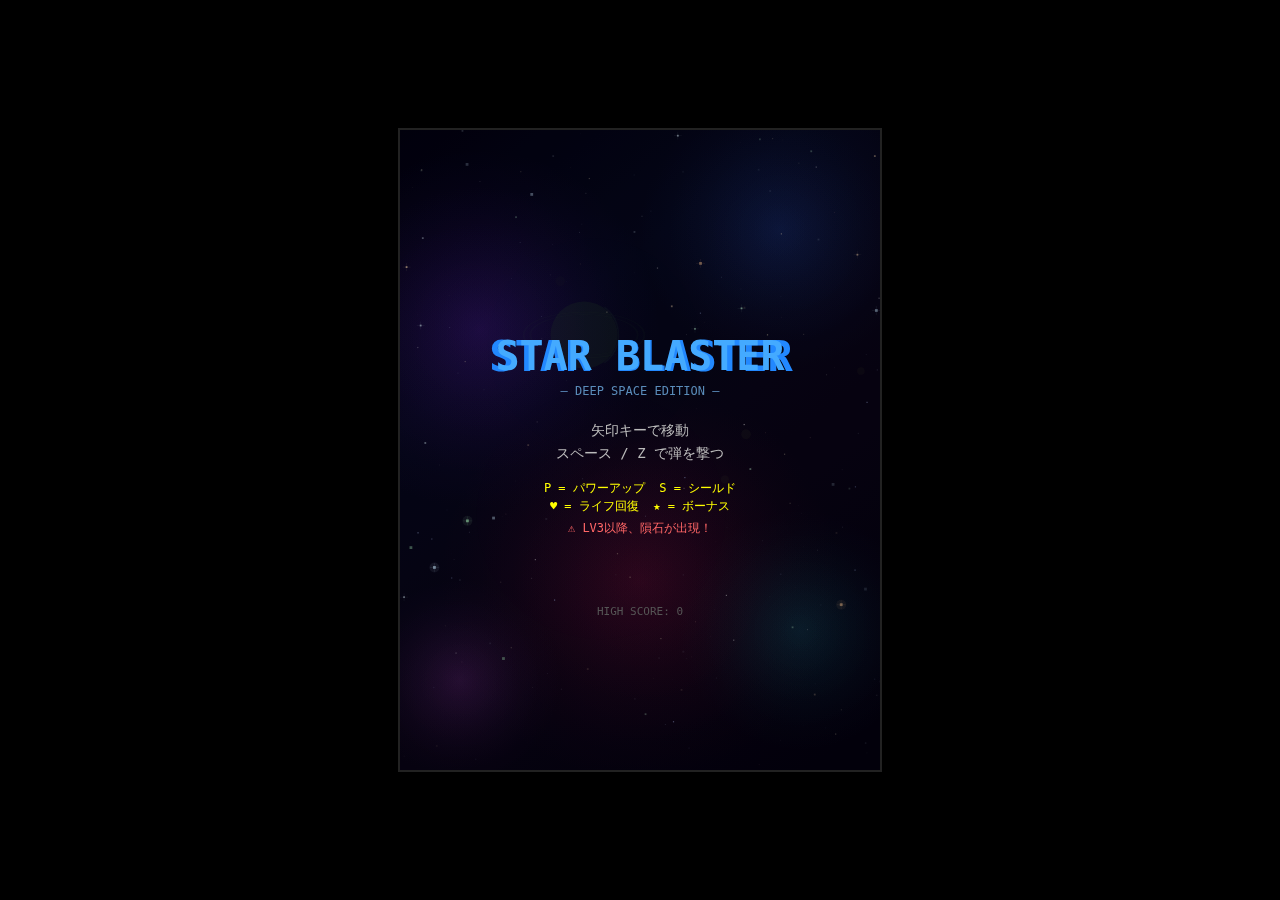
<file: 08-shooting/index.html>
<!DOCTYPE html>
<html lang="ja">
<head>
<meta charset="UTF-8">
<meta name="viewport" content="width=device-width, initial-scale=1.0">
<title>スターブラスター</title>
<style>
* { margin: 0; padding: 0; box-sizing: border-box; }
body {
  background: #000;
  display: flex;
  justify-content: center;
  align-items: center;
  height: 100vh;
  overflow: hidden;
  font-family: 'Courier New', monospace;
}
canvas {
  border: 2px solid #222;
}
</style>
</head>
<body>
<canvas id="game" width="480" height="640"></canvas>
<script>
const canvas = document.getElementById('game');
const ctx = canvas.getContext('2d');
const W = canvas.width;
const H = canvas.height;

// ========== 背景テクスチャをオフスクリーンで1回だけ描画 ==========
const bgCanvas = document.createElement('canvas');
bgCanvas.width = W; bgCanvas.height = H;
const bgCtx = bgCanvas.getContext('2d');

// 深宇宙グラデーション
const bgGrad = bgCtx.createLinearGradient(0, 0, W, H);
bgGrad.addColorStop(0, '#020012');
bgGrad.addColorStop(0.3, '#060820');
bgGrad.addColorStop(0.6, '#0a0418');
bgGrad.addColorStop(1, '#030010');
bgCtx.fillStyle = bgGrad;
bgCtx.fillRect(0, 0, W, H);

// 静的な星雲テクスチャ
function drawStaticNebula(cx, cy, r, r2, g2, b2) {
  for (let i = 5; i > 0; i--) {
    const grad = bgCtx.createRadialGradient(cx, cy, 0, cx, cy, r * (i / 5));
    grad.addColorStop(0, `rgba(${r2},${g2},${b2},${0.04 * i})`);
    grad.addColorStop(1, `rgba(${r2},${g2},${b2},0)`);
    bgCtx.fillStyle = grad;
    bgCtx.beginPath();
    bgCtx.arc(cx, cy, r * (i / 5), 0, Math.PI * 2);
    bgCtx.fill();
  }
}
drawStaticNebula(80, 200, 180, 80, 30, 160);
drawStaticNebula(380, 100, 140, 30, 60, 140);
drawStaticNebula(240, 450, 200, 120, 20, 60);
drawStaticNebula(400, 500, 120, 20, 80, 100);
drawStaticNebula(60, 550, 100, 100, 40, 120);

// ========== ゲーム状態 ==========
const STATE = { TITLE: 0, PLAYING: 1, GAMEOVER: 2 };
let gameState = STATE.TITLE;
let score = 0;
let highScore = parseInt(localStorage.getItem('starblaster-hi') || '0');
let lives = 3;
let level = 1;
let frameCount = 0;
let bossActive = false;
let bossDefeated = 0;
let screenShake = 0;

// ========== 星（4レイヤー視差 + 色つき） ==========
const starLayers = [[], [], [], []];
const starSpeeds = [0.15, 0.5, 1.2, 3.0];
const starSizes = [0.8, 1.2, 1.8, 2.8];
const starCounts = [80, 50, 30, 12];
const starColors = [
  ['255,255,255', '200,220,255', '255,200,180'],  // 白・青白・赤っぽい
  ['255,255,255', '180,200,255', '255,240,200'],
  ['220,240,255', '255,220,180', '200,255,220'],
  ['200,230,255', '255,200,150', '180,255,200']
];
for (let layer = 0; layer < 4; layer++) {
  for (let i = 0; i < starCounts[layer]; i++) {
    const colors = starColors[layer];
    starLayers[layer].push({
      x: Math.random() * W,
      y: Math.random() * H,
      brightness: 0.15 + layer * 0.2 + Math.random() * 0.25,
      twinkle: Math.random() * Math.PI * 2,
      color: colors[Math.floor(Math.random() * colors.length)]
    });
  }
}

// ========== 流れる星雲（動的） ==========
const driftNebulae = [];
for (let i = 0; i < 4; i++) {
  driftNebulae.push({
    x: Math.random() * W,
    y: Math.random() * H * 2 - H,
    r: 80 + Math.random() * 150,
    hue: [260, 200, 320, 180][i],
    speed: 0.08 + Math.random() * 0.12,
    alpha: 0.03 + Math.random() * 0.02
  });
}

// ========== 遠くの惑星 ==========
const planets = [];
function createPlanet() {
  const size = 15 + Math.random() * 40;
  const hue = Math.floor(Math.random() * 360);
  const hasRing = Math.random() < 0.3;
  const hasMoon = Math.random() < 0.4;
  return {
    x: 30 + Math.random() * (W - 60),
    y: -size * 2,
    size,
    speed: 0.1 + Math.random() * 0.2,
    hue,
    ringAngle: Math.random() * 0.5 + 0.2,
    hasRing,
    hasMoon,
    moonAngle: Math.random() * Math.PI * 2,
    moonDist: size * 1.8 + Math.random() * 10,
    alpha: 0.15 + Math.random() * 0.15
  };
}
planets.push(createPlanet());
planets[0].y = H * 0.3;

// ========== 流れ星 ==========
let shootingStars = [];
function spawnShootingStar() {
  shootingStars.push({
    x: Math.random() * W,
    y: Math.random() * H * 0.3,
    vx: 3 + Math.random() * 4,
    vy: 2 + Math.random() * 3,
    life: 20 + Math.random() * 15,
    maxLife: 35,
    trail: []
  });
}

// ========== 宇宙ダスト ==========
const spaceDust = [];
for (let i = 0; i < 40; i++) {
  spaceDust.push({
    x: Math.random() * W,
    y: Math.random() * H,
    size: 0.5 + Math.random() * 1.5,
    speed: 0.3 + Math.random() * 0.8,
    alpha: 0.05 + Math.random() * 0.1,
    drift: Math.random() * Math.PI * 2
  });
}

// ========== 背景小惑星 ==========
const bgAsteroids = [];
for (let i = 0; i < 4; i++) {
  bgAsteroids.push({
    x: Math.random() * W,
    y: Math.random() * H,
    size: 2 + Math.random() * 4,
    speed: 0.15 + Math.random() * 0.3,
    rot: Math.random() * Math.PI * 2,
    rotSpeed: (Math.random() - 0.5) * 0.01,
    alpha: 0.08 + Math.random() * 0.1
  });
}

// ========== プレイヤー ==========
const player = {
  x: W / 2, y: H - 80, w: 32, h: 32,
  speed: 5, shootCooldown: 0, invincible: 0,
  powerLevel: 1, shieldActive: false, shieldTimer: 0
};
let thrusterTrail = [];

// ========== ゲームオブジェクト ==========
let bullets = [];
let enemyBullets = [];
let enemies = [];
let items = [];
let particles = [];
let boss = null;
let asteroids = [];

// ========== キー入力 ==========
const keys = {};
document.addEventListener('keydown', e => {
  keys[e.key] = true;
  if ([' ', 'ArrowUp', 'ArrowDown', 'ArrowLeft', 'ArrowRight'].includes(e.key)) e.preventDefault();
  if (gameState === STATE.TITLE && (e.key === ' ' || e.key === 'Enter')) startGame();
  if (gameState === STATE.GAMEOVER && (e.key === ' ' || e.key === 'Enter')) gameState = STATE.TITLE;
});
document.addEventListener('keyup', e => { keys[e.key] = false; });

// ========== 効果音 ==========
const audioCtx = new (window.AudioContext || window.webkitAudioContext)();
let activeSounds = 0;
const MAX_SOUNDS = 6;
const soundCooldowns = {};

function playSound(type) {
  // 同時発音数制限
  if (activeSounds >= MAX_SOUNDS) return;
  // 同じ音の連打防止
  const now = audioCtx.currentTime;
  if (soundCooldowns[type] && now - soundCooldowns[type] < 0.05) return;
  soundCooldowns[type] = now;

  activeSounds++;
  const osc = audioCtx.createOscillator();
  const gain = audioCtx.createGain();
  osc.connect(gain);
  gain.connect(audioCtx.destination);

  let dur = 0.1;
  if (type === 'shoot') {
    osc.type = 'square';
    osc.frequency.setValueAtTime(800, now);
    osc.frequency.exponentialRampToValueAtTime(400, now + 0.1);
    gain.gain.setValueAtTime(0.08, now);
    gain.gain.exponentialRampToValueAtTime(0.001, now + 0.1);
    dur = 0.1;
  } else if (type === 'hit') {
    osc.type = 'sawtooth';
    osc.frequency.setValueAtTime(200, now);
    osc.frequency.exponentialRampToValueAtTime(50, now + 0.15);
    gain.gain.setValueAtTime(0.12, now);
    gain.gain.exponentialRampToValueAtTime(0.001, now + 0.15);
    dur = 0.15;
  } else if (type === 'explosion') {
    osc.type = 'sawtooth';
    osc.frequency.setValueAtTime(100, now);
    osc.frequency.exponentialRampToValueAtTime(20, now + 0.3);
    gain.gain.setValueAtTime(0.15, now);
    gain.gain.exponentialRampToValueAtTime(0.001, now + 0.3);
    dur = 0.3;
  } else if (type === 'item') {
    osc.type = 'sine';
    osc.frequency.setValueAtTime(600, now);
    osc.frequency.setValueAtTime(1200, now + 0.1);
    gain.gain.setValueAtTime(0.08, now);
    gain.gain.exponentialRampToValueAtTime(0.001, now + 0.15);
    dur = 0.15;
  } else if (type === 'bosswarn') {
    osc.type = 'square';
    osc.frequency.setValueAtTime(150, now);
    osc.frequency.setValueAtTime(200, now + 0.2);
    gain.gain.setValueAtTime(0.12, now);
    gain.gain.exponentialRampToValueAtTime(0.001, now + 0.4);
    dur = 0.4;
  } else if (type === 'damage') {
    osc.type = 'square';
    osc.frequency.setValueAtTime(150, now);
    osc.frequency.exponentialRampToValueAtTime(30, now + 0.2);
    gain.gain.setValueAtTime(0.15, now);
    gain.gain.exponentialRampToValueAtTime(0.001, now + 0.2);
    dur = 0.2;
  } else if (type === 'asteroid') {
    osc.type = 'triangle';
    osc.frequency.setValueAtTime(80, now);
    osc.frequency.exponentialRampToValueAtTime(30, now + 0.1);
    gain.gain.setValueAtTime(0.1, now);
    gain.gain.exponentialRampToValueAtTime(0.001, now + 0.1);
    dur = 0.1;
  }
  osc.start(now);
  osc.stop(now + dur);
  osc.onended = () => { gain.disconnect(); osc.disconnect(); activeSounds--; };
}

// ========== パーティクル ==========
function spawnParticles(x, y, color, count, speed) {
  for (let i = 0; i < count; i++) {
    const angle = Math.random() * Math.PI * 2;
    const spd = 0.5 + Math.random() * speed;
    particles.push({
      x, y,
      vx: Math.cos(angle) * spd,
      vy: Math.sin(angle) * spd,
      life: 30 + Math.random() * 20,
      maxLife: 50,
      color,
      size: 1 + Math.random() * 3
    });
  }
}

// ========== ゲーム開始 ==========
function startGame() {
  gameState = STATE.PLAYING;
  score = 0; lives = 3; level = 1; frameCount = 0;
  bossActive = false; bossDefeated = 0;
  player.x = W / 2; player.y = H - 80;
  player.powerLevel = 1; player.shieldActive = false;
  player.shieldTimer = 0; player.invincible = 0;
  bullets = []; enemyBullets = []; enemies = [];
  items = []; particles = []; asteroids = [];
  thrusterTrail = []; boss = null;
}

// ========== 敵スポーン ==========
function spawnEnemy() {
  const types = ['normal', 'fast', 'tank', 'zigzag', 'sniper'];
  const available = Math.min(types.length, 2 + Math.floor(level / 2));
  const type = types[Math.floor(Math.random() * available)];
  const e = {
    x: 30 + Math.random() * (W - 60), y: -30,
    w: 28, h: 28, type, hp: 1,
    speed: 1.5 + level * 0.1,
    shootTimer: 60 + Math.random() * 80,
    moveTimer: 0, dir: 1
  };
  if (type === 'fast') { e.speed = 3.5 + level * 0.15; }
  if (type === 'tank') { e.speed = 0.8 + level * 0.05; e.hp = 3 + Math.floor(level / 3); e.w = 36; e.h = 36; }
  if (type === 'zigzag') { e.speed = 1.8 + level * 0.1; e.hp = 2; }
  if (type === 'sniper') { e.speed = 0.6; e.hp = 2; e.shootTimer = 30; }
  e.maxHp = e.hp;
  enemies.push(e);
}

function spawnAsteroid() {
  const size = 12 + Math.random() * 20;
  asteroids.push({
    x: Math.random() * W, y: -size,
    size, speed: 1 + Math.random() * 2 + level * 0.1,
    rot: 0, rotSpeed: (Math.random() - 0.5) * 0.05,
    hp: Math.ceil(size / 10),
    vertices: generateAsteroidShape(6 + Math.floor(Math.random() * 4))
  });
}

function generateAsteroidShape(n) {
  const verts = [];
  for (let i = 0; i < n; i++) {
    const angle = (i / n) * Math.PI * 2;
    verts.push({ x: Math.cos(angle) * (0.6 + Math.random() * 0.4), y: Math.sin(angle) * (0.6 + Math.random() * 0.4) });
  }
  return verts;
}

function spawnBoss() {
  bossActive = true;
  playSound('bosswarn');
  boss = {
    x: W / 2, y: -80, w: 90, h: 70,
    hp: 40 + bossDefeated * 20,
    maxHp: 40 + bossDefeated * 20,
    speed: 1.2 + bossDefeated * 0.3,
    phase: 0, shootTimer: 0, moveTimer: 0, dir: 1,
    entering: true, chargeTimer: 0, charging: false
  };
}

function dropItem(x, y) {
  if (Math.random() > 0.22) return;
  const types = ['power', 'shield', 'life', 'score'];
  const weights = [35, 20, 8, 37];
  let r = Math.random() * 100;
  let type = 'score';
  for (let i = 0; i < types.length; i++) {
    r -= weights[i];
    if (r <= 0) { type = types[i]; break; }
  }
  items.push({ x, y, w: 18, h: 18, type, vy: 1.5 });
}

// ========== 描画関数 ==========

function drawPlayer() {
  if (player.invincible > 0 && Math.floor(frameCount / 3) % 2 === 0) return;
  const px = player.x, py = player.y;

  // エンジングロー
  ctx.fillStyle = 'rgba(60, 140, 255, 0.15)';
  ctx.beginPath();
  ctx.arc(px, py + 20, 25, 0, Math.PI * 2);
  ctx.fill();

  // 本体
  ctx.fillStyle = '#3a9dff';
  ctx.beginPath();
  ctx.moveTo(px, py - 18);
  ctx.lineTo(px - 16, py + 12);
  ctx.lineTo(px - 8, py + 8);
  ctx.lineTo(px, py + 14);
  ctx.lineTo(px + 8, py + 8);
  ctx.lineTo(px + 16, py + 12);
  ctx.closePath();
  ctx.fill();

  // ボディハイライト
  ctx.fillStyle = 'rgba(150,210,255,0.3)';
  ctx.beginPath();
  ctx.moveTo(px, py - 16);
  ctx.lineTo(px - 5, py + 2);
  ctx.lineTo(px, py + 6);
  ctx.lineTo(px + 5, py + 2);
  ctx.closePath();
  ctx.fill();

  // ウイングライト
  ctx.fillStyle = '#5cf';
  ctx.fillRect(px - 15, py + 3, 3, 5);
  ctx.fillRect(px + 12, py + 3, 3, 5);

  // コックピット
  ctx.fillStyle = '#aef';
  ctx.beginPath();
  ctx.arc(px, py - 2, 5, 0, Math.PI * 2);
  ctx.fill();

  // エンジン炎（多層 + ランダム）
  const f = Math.random();
  // 外側の炎（青）
  ctx.fillStyle = `rgba(50,120,255,${0.6 + f * 0.3})`;
  ctx.beginPath();
  ctx.moveTo(px - 7, py + 14);
  ctx.lineTo(px, py + 28 + f * 8);
  ctx.lineTo(px + 7, py + 14);
  ctx.fill();
  // 内側の炎（白～水色）
  ctx.fillStyle = `rgba(150,220,255,${0.7 + f * 0.2})`;
  ctx.beginPath();
  ctx.moveTo(px - 4, py + 14);
  ctx.lineTo(px, py + 22 + f * 5);
  ctx.lineTo(px + 4, py + 14);
  ctx.fill();
  // コア（白）
  ctx.fillStyle = `rgba(255,255,255,${0.5 + f * 0.4})`;
  ctx.beginPath();
  ctx.moveTo(px - 2, py + 14);
  ctx.lineTo(px, py + 18 + f * 3);
  ctx.lineTo(px + 2, py + 14);
  ctx.fill();

  // シールド
  if (player.shieldActive) {
    const sa = 0.3 + Math.sin(frameCount * 0.08) * 0.15;
    ctx.strokeStyle = `rgba(0,255,200,${sa})`;
    ctx.lineWidth = 2;
    ctx.beginPath();
    ctx.arc(px, py, 24, 0, Math.PI * 2);
    ctx.stroke();
    ctx.fillStyle = `rgba(0,255,200,${sa * 0.1})`;
    ctx.beginPath();
    ctx.arc(px, py, 24, 0, Math.PI * 2);
    ctx.fill();
  }
}

function drawEnemy(e) {
  const ex = e.x, ey = e.y;

  if (e.type === 'normal') {
    ctx.fillStyle = '#c22';
    ctx.beginPath();
    ctx.moveTo(ex, ey + 16); ctx.lineTo(ex - 14, ey - 8);
    ctx.lineTo(ex - 6, ey - 14); ctx.lineTo(ex, ey - 8);
    ctx.lineTo(ex + 6, ey - 14); ctx.lineTo(ex + 14, ey - 8);
    ctx.closePath(); ctx.fill();
    ctx.fillStyle = '#f66';
    ctx.fillRect(ex - 5, ey - 4, 4, 4);
    ctx.fillRect(ex + 1, ey - 4, 4, 4);
  } else if (e.type === 'fast') {
    ctx.fillStyle = '#dd0';
    ctx.beginPath();
    ctx.moveTo(ex, ey + 14); ctx.lineTo(ex - 12, ey - 10);
    ctx.lineTo(ex + 12, ey - 10);
    ctx.closePath(); ctx.fill();
    ctx.strokeStyle = 'rgba(255,255,100,0.3)';
    ctx.lineWidth = 1;
    ctx.beginPath();
    ctx.moveTo(ex - 8, ey - 14); ctx.lineTo(ex - 8, ey - 24);
    ctx.moveTo(ex + 8, ey - 14); ctx.lineTo(ex + 8, ey - 24);
    ctx.stroke();
  } else if (e.type === 'tank') {
    ctx.fillStyle = '#729';
    ctx.fillRect(ex - 18, ey - 18, 36, 36);
    ctx.fillStyle = '#a4f';
    ctx.fillRect(ex - 14, ey - 14, 28, 28);
    ctx.fillStyle = '#c8f';
    ctx.fillRect(ex - 6, ey - 6, 12, 12);
    const hr = e.hp / e.maxHp;
    ctx.fillStyle = '#222';
    ctx.fillRect(ex - 18, ey - 24, 36, 4);
    ctx.fillStyle = hr > 0.5 ? '#0f0' : '#f00';
    ctx.fillRect(ex - 18, ey - 24, 36 * hr, 4);
  } else if (e.type === 'zigzag') {
    ctx.fillStyle = '#0f8';
    ctx.beginPath(); ctx.arc(ex, ey, 14, 0, Math.PI * 2); ctx.fill();
    ctx.fillStyle = '#0a5';
    ctx.beginPath(); ctx.arc(ex, ey, 8, 0, Math.PI * 2); ctx.fill();
    ctx.strokeStyle = 'rgba(0,255,130,0.4)';
    ctx.lineWidth = 1;
    ctx.beginPath();
    ctx.arc(ex, ey, 16, frameCount * 0.05, frameCount * 0.05 + Math.PI);
    ctx.stroke();
  } else if (e.type === 'sniper') {
    ctx.fillStyle = '#f60';
    ctx.fillRect(ex - 10, ey - 14, 20, 28);
    ctx.fillStyle = '#f90';
    ctx.fillRect(ex - 6, ey - 10, 12, 20);
    ctx.strokeStyle = 'rgba(255,100,0,0.25)';
    ctx.lineWidth = 1;
    ctx.setLineDash([4, 4]);
    ctx.beginPath();
    ctx.moveTo(ex, ey + 14); ctx.lineTo(ex, ey + 60);
    ctx.stroke();
    ctx.setLineDash([]);
  }
}

function drawAsteroid(a) {
  ctx.save();
  ctx.translate(a.x, a.y);
  ctx.rotate(a.rot);
  ctx.fillStyle = '#665';
  ctx.strokeStyle = '#554';
  ctx.lineWidth = 1;
  ctx.beginPath();
  ctx.moveTo(a.vertices[0].x * a.size, a.vertices[0].y * a.size);
  for (let i = 1; i < a.vertices.length; i++) {
    ctx.lineTo(a.vertices[i].x * a.size, a.vertices[i].y * a.size);
  }
  ctx.closePath();
  ctx.fill();
  ctx.stroke();
  // クレーター
  ctx.fillStyle = 'rgba(0,0,0,0.2)';
  ctx.beginPath();
  ctx.arc(a.size * 0.15, -a.size * 0.1, a.size * 0.18, 0, Math.PI * 2);
  ctx.fill();
  ctx.beginPath();
  ctx.arc(-a.size * 0.2, a.size * 0.15, a.size * 0.12, 0, Math.PI * 2);
  ctx.fill();
  ctx.restore();
}

function drawBoss() {
  if (!boss) return;
  const bx = boss.x, by = boss.y;

  // ボスオーラ
  ctx.fillStyle = 'rgba(255,40,0,0.08)';
  ctx.beginPath();
  ctx.arc(bx, by, 70, 0, Math.PI * 2);
  ctx.fill();

  // 本体
  ctx.fillStyle = '#a20';
  ctx.fillRect(bx - 45, by - 25, 90, 50);
  ctx.fillStyle = '#d40';
  ctx.fillRect(bx - 35, by - 35, 70, 15);
  ctx.fillRect(bx - 35, by + 20, 70, 15);
  ctx.fillStyle = '#f50';
  ctx.fillRect(bx - 30, by - 15, 60, 30);

  // 砲台
  const gg = 0.5 + Math.sin(frameCount * 0.15) * 0.3;
  ctx.fillStyle = `rgba(255,255,0,${gg})`;
  ctx.fillRect(bx - 40, by - 10, 14, 20);
  ctx.fillRect(bx + 26, by - 10, 14, 20);
  ctx.fillRect(bx - 8, by + 18, 16, 14);

  // 目（プレイヤー追尾）
  ctx.fillStyle = '#fff';
  ctx.beginPath();
  ctx.arc(bx - 12, by - 5, 7, 0, Math.PI * 2);
  ctx.arc(bx + 12, by - 5, 7, 0, Math.PI * 2);
  ctx.fill();
  const ea = Math.atan2(player.y - by, player.x - bx);
  ctx.fillStyle = '#f00';
  ctx.beginPath();
  ctx.arc(bx - 12 + Math.cos(ea) * 3, by - 5 + Math.sin(ea) * 3, 3, 0, Math.PI * 2);
  ctx.arc(bx + 12 + Math.cos(ea) * 3, by - 5 + Math.sin(ea) * 3, 3, 0, Math.PI * 2);
  ctx.fill();
  // チャージ
  if (boss.charging) {
    ctx.strokeStyle = 'rgba(255,50,0,0.3)';
    ctx.lineWidth = 2;
    ctx.beginPath();
    ctx.arc(bx, by + 30, 15, 0, Math.PI * 2);
    ctx.stroke();
  }

  // HPバー
  const hr = boss.hp / boss.maxHp;
  ctx.fillStyle = '#111';
  ctx.fillRect(W / 2 - 102, 6, 204, 18);
  ctx.fillStyle = hr > 0.5 ? '#0c0' : hr > 0.25 ? '#dc0' : '#d00';
  ctx.fillRect(W / 2 - 100, 8, 200 * hr, 14);
  ctx.strokeStyle = '#555';
  ctx.lineWidth = 1;
  ctx.strokeRect(W / 2 - 100, 8, 200, 14);
  ctx.fillStyle = '#fff';
  ctx.font = 'bold 10px monospace';
  ctx.textAlign = 'center';
  ctx.fillText(`BOSS #${bossDefeated + 1}`, W / 2, 19);
}

function drawItem(item) {
  const colors = { power: '#f80', shield: '#0ff', life: '#f0f', score: '#ff0' };
  const labels = { power: 'P', shield: 'S', life: '♥', score: '★' };
  ctx.fillStyle = colors[item.type];
  ctx.beginPath();
  ctx.arc(item.x, item.y, 10, 0, Math.PI * 2);
  ctx.fill();
  ctx.fillStyle = '#000';
  ctx.font = 'bold 12px monospace';
  ctx.textAlign = 'center';
  ctx.textBaseline = 'middle';
  ctx.fillText(labels[item.type], item.x, item.y);
}

function drawBullet(b, isEnemy) {
  if (isEnemy) {
    ctx.fillStyle = 'rgba(255,80,80,0.3)';
    ctx.beginPath(); ctx.arc(b.x, b.y, 6, 0, Math.PI * 2); ctx.fill();
    ctx.fillStyle = '#f44';
    ctx.beginPath(); ctx.arc(b.x, b.y, 4, 0, Math.PI * 2); ctx.fill();
    ctx.fillStyle = '#fcc';
    ctx.beginPath(); ctx.arc(b.x, b.y, 1.5, 0, Math.PI * 2); ctx.fill();
  } else {
    ctx.fillStyle = 'rgba(80,200,255,0.2)';
    ctx.fillRect(b.x - 4, b.y - 8, 8, 16);
    ctx.fillStyle = '#4ef';
    ctx.fillRect(b.x - 2, b.y - 7, 4, 14);
    ctx.fillStyle = '#fff';
    ctx.fillRect(b.x - 1, b.y - 5, 2, 10);
  }
}

// ========== 背景描画 ==========
function drawBackground() {
  // 静的背景
  ctx.drawImage(bgCanvas, 0, 0);

  // 動的星雲
  driftNebulae.forEach(n => {
    n.y += n.speed;
    if (n.y > H + n.r) { n.y = -n.r; n.x = Math.random() * W; }
    ctx.fillStyle = `hsla(${n.hue},50%,20%,${n.alpha * 0.4})`;
    ctx.beginPath();
    ctx.arc(n.x, n.y, n.r * 0.7, 0, Math.PI * 2);
    ctx.fill();
  });

  // 宇宙ダスト
  spaceDust.forEach(d => {
    d.y += d.speed;
    d.x += Math.sin(d.drift + frameCount * 0.005) * 0.2;
    if (d.y > H) { d.y = 0; d.x = Math.random() * W; }
    ctx.fillStyle = `rgba(180,200,220,${d.alpha})`;
    ctx.fillRect(d.x, d.y, d.size, d.size);
  });

  // 星（4レイヤー）
  for (let layer = 0; layer < 4; layer++) {
    starLayers[layer].forEach(s => {
      s.y += starSpeeds[layer];
      if (s.y > H) { s.y = 0; s.x = Math.random() * W; }
      s.twinkle += 0.02 + layer * 0.015;
      const tw = 0.6 + Math.sin(s.twinkle) * 0.4;
      const alpha = s.brightness * tw;
      const size = starSizes[layer];

      ctx.fillStyle = `rgba(${s.color},${alpha})`;
      ctx.fillRect(s.x, s.y, size, size);

      // 明るい星に十字グロー
      if (layer >= 2 && alpha > 0.55) {
        ctx.fillStyle = `rgba(${s.color},${alpha * 0.15})`;
        ctx.fillRect(s.x - 3, s.y + size * 0.3, size + 6, size * 0.4);
        ctx.fillRect(s.x + size * 0.3, s.y - 3, size * 0.4, size + 6);
      }
      // 最前面の明るい星にハロー
      if (layer === 3 && alpha > 0.6) {
        ctx.fillStyle = `rgba(${s.color},${alpha * 0.12})`;
        ctx.beginPath();
        ctx.arc(s.x + size / 2, s.y + size / 2, 5, 0, Math.PI * 2);
        ctx.fill();
      }
    });
  }

  // 遠くの惑星
  planets.forEach(p => {
    p.y += p.speed;
    p.moonAngle += 0.005;
    if (p.y > H + p.size * 2) {
      Object.assign(p, createPlanet());
    }

    ctx.save();
    ctx.globalAlpha = p.alpha;

    // 惑星本体
    ctx.fillStyle = `hsl(${p.hue},30%,25%)`;
    ctx.beginPath();
    ctx.arc(p.x, p.y, p.size, 0, Math.PI * 2);
    ctx.fill();

    // 大気の縁光
    ctx.strokeStyle = `hsla(${p.hue},50%,60%,0.3)`;
    ctx.lineWidth = 1.5;
    ctx.beginPath();
    ctx.arc(p.x, p.y, p.size + 1, -Math.PI * 0.3, Math.PI * 0.3);
    ctx.stroke();

    // リング
    if (p.hasRing) {
      ctx.strokeStyle = `hsla(${p.hue},30%,50%,${p.alpha * 0.8})`;
      ctx.lineWidth = 2;
      ctx.save();
      ctx.translate(p.x, p.y);
      ctx.scale(1, p.ringAngle);
      ctx.beginPath();
      ctx.arc(0, 0, p.size * 1.6, 0, Math.PI * 2);
      ctx.stroke();
      ctx.beginPath();
      ctx.arc(0, 0, p.size * 1.8, 0, Math.PI * 2);
      ctx.stroke();
      ctx.restore();
    }

    // 衛星
    if (p.hasMoon) {
      const mx = p.x + Math.cos(p.moonAngle) * p.moonDist;
      const my = p.y + Math.sin(p.moonAngle) * p.moonDist * 0.4;
      ctx.fillStyle = `hsla(${(p.hue + 40) % 360},20%,50%,${p.alpha})`;
      ctx.beginPath();
      ctx.arc(mx, my, p.size * 0.15, 0, Math.PI * 2);
      ctx.fill();
    }

    ctx.globalAlpha = 1;
    ctx.restore();
  });

  // 背景小惑星
  bgAsteroids.forEach(a => {
    a.y += a.speed;
    a.rot += a.rotSpeed;
    if (a.y > H + a.size) { a.y = -a.size; a.x = Math.random() * W; }
    ctx.save();
    ctx.translate(a.x, a.y);
    ctx.rotate(a.rot);
    ctx.globalAlpha = a.alpha;
    ctx.fillStyle = '#443';
    ctx.beginPath();
    ctx.arc(0, 0, a.size, 0, Math.PI * 2);
    ctx.fill();
    ctx.globalAlpha = 1;
    ctx.restore();
  });

  // 流れ星
  if (Math.random() < 0.008) spawnShootingStar();
  shootingStars = shootingStars.filter(s => {
    s.x += s.vx;
    s.y += s.vy;
    s.trail.push({ x: s.x, y: s.y });
    if (s.trail.length > 12) s.trail.shift();
    s.life--;

    // 軌跡描画
    for (let i = 0; i < s.trail.length; i++) {
      const t = s.trail[i];
      const alpha = (i / s.trail.length) * 0.6 * (s.life / s.maxLife);
      const size = (i / s.trail.length) * 2;
      ctx.fillStyle = `rgba(255,255,255,${alpha})`;
      ctx.fillRect(t.x, t.y, size, size);
    }
    // 先頭の光
    const ha = s.life / s.maxLife;
    ctx.fillStyle = `rgba(255,255,255,${ha * 0.8})`;
    ctx.beginPath();
    ctx.arc(s.x, s.y, 1.5, 0, Math.PI * 2);
    ctx.fill();

    return s.life > 0;
  });
}

// ========== 更新 ==========
function update() {
  frameCount++;
  if (gameState !== STATE.PLAYING) return;

  // プレイヤー移動
  if (keys['ArrowLeft'] || keys['a']) player.x -= player.speed;
  if (keys['ArrowRight'] || keys['d']) player.x += player.speed;
  if (keys['ArrowUp'] || keys['w']) player.y -= player.speed;
  if (keys['ArrowDown'] || keys['s']) player.y += player.speed;
  player.x = Math.max(16, Math.min(W - 16, player.x));
  player.y = Math.max(16, Math.min(H - 16, player.y));

  // スラスター跡
  if (frameCount % 2 === 0) {
    thrusterTrail.push({
      x: player.x + (Math.random() - 0.5) * 6,
      y: player.y + 16,
      life: 15 + Math.random() * 10,
      maxLife: 25,
      size: 1.5 + Math.random() * 2
    });
  }
  thrusterTrail = thrusterTrail.filter(t => {
    t.y += 1.5;
    t.life--;
    return t.life > 0;
  });
  if (thrusterTrail.length > 20) thrusterTrail = thrusterTrail.slice(-20);

  if (player.invincible > 0) player.invincible--;
  if (player.shieldActive) {
    player.shieldTimer--;
    if (player.shieldTimer <= 0) player.shieldActive = false;
  }

  // 発射
  if (keys[' '] || keys['z']) {
    if (player.shootCooldown <= 0) {
      playSound('shoot');
      if (player.powerLevel >= 3) {
        bullets.push({ x: player.x, y: player.y - 16, vx: 0, vy: -8 });
        bullets.push({ x: player.x - 12, y: player.y - 10, vx: -1.5, vy: -8 });
        bullets.push({ x: player.x + 12, y: player.y - 10, vx: 1.5, vy: -8 });
      } else if (player.powerLevel >= 2) {
        bullets.push({ x: player.x - 8, y: player.y - 12, vx: 0, vy: -8 });
        bullets.push({ x: player.x + 8, y: player.y - 12, vx: 0, vy: -8 });
      } else {
        bullets.push({ x: player.x, y: player.y - 16, vx: 0, vy: -8 });
      }
      player.shootCooldown = player.powerLevel >= 3 ? 8 : 10;
    }
  }
  if (player.shootCooldown > 0) player.shootCooldown--;

  bullets = bullets.filter(b => { b.x += b.vx; b.y += b.vy; return b.y > -10 && b.x > -10 && b.x < W + 10; });
  enemyBullets = enemyBullets.filter(b => { b.x += b.vx; b.y += b.vy; return b.y < H + 10 && b.x > -10 && b.x < W + 10; });
  // 弾数制限
  if (enemyBullets.length > 60) enemyBullets = enemyBullets.slice(-60);
  if (bullets.length > 30) bullets = bullets.slice(-30);

  const newLevel = Math.floor(score / 300) + 1;
  if (newLevel > level) level = newLevel;

  if (!bossActive) {
    const spawnRate = Math.max(20, 60 - level * 4);
    if (frameCount % spawnRate === 0 && enemies.length < 12) spawnEnemy();
    if (level >= 5 && frameCount % (spawnRate * 2) === 0 && enemies.length < 12) spawnEnemy();
    if (score > 0 && score % 800 < 10 && !boss && enemies.length <= 2 && frameCount % 60 === 0) spawnBoss();
  }

  if (level >= 3 && frameCount % Math.max(60, 150 - level * 10) === 0 && asteroids.length < 5) spawnAsteroid();

  // 敵の動き
  enemies = enemies.filter(e => {
    e.moveTimer++;
    if (e.type === 'zigzag') e.x += Math.sin(e.moveTimer * 0.06) * 3.5;
    if (e.type === 'sniper') {
      if (e.y < 80) e.y += e.speed;
      if (e.x < player.x - 5) e.x += 0.8;
      if (e.x > player.x + 5) e.x -= 0.8;
    } else {
      e.y += e.speed;
    }
    e.shootTimer--;
    if (e.shootTimer <= 0 && e.y > 30 && e.y < H - 100) {
      const angle = Math.atan2(player.y - e.y, player.x - e.x);
      const bs = e.type === 'sniper' ? 5 : 3 + level * 0.15;
      enemyBullets.push({ x: e.x, y: e.y, vx: Math.cos(angle) * bs, vy: Math.sin(angle) * bs });
      if (e.type === 'sniper') {
        // 2発目を少しずらして発射
        const a2 = Math.atan2(player.y - e.y, player.x - e.x) + (Math.random() - 0.5) * 0.3;
        enemyBullets.push({ x: e.x, y: e.y + 5, vx: Math.cos(a2) * bs, vy: Math.sin(a2) * bs });
        e.shootTimer = 90;
      } else {
        e.shootTimer = Math.max(30, 70 - level * 3) + Math.random() * 40;
      }
    }
    return e.type === 'sniper' ? (e.moveTimer < 300) : (e.y < H + 30);
  });

  asteroids = asteroids.filter(a => { a.y += a.speed; a.rot += a.rotSpeed; return a.y < H + a.size; });

  // ボスの動き
  if (boss) {
    if (boss.entering) {
      boss.y += 1.5;
      if (boss.y >= 70) boss.entering = false;
    } else {
      boss.moveTimer++;
      if (boss.chargeTimer > 0) { boss.chargeTimer--; if (boss.chargeTimer <= 0) boss.charging = false; }
      boss.x += boss.dir * boss.speed;
      if (boss.x < 60 || boss.x > W - 60) boss.dir *= -1;
      boss.shootTimer++;
      const hr = boss.hp / boss.maxHp;

      if (boss.shootTimer % 20 === 0) {
        enemyBullets.push({ x: boss.x, y: boss.y + 35, vx: 0, vy: 4.5 });
        if (hr < 0.6) {
          enemyBullets.push({ x: boss.x - 25, y: boss.y + 30, vx: -1.5, vy: 4.5 });
          enemyBullets.push({ x: boss.x + 25, y: boss.y + 30, vx: 1.5, vy: 4.5 });
        }
      }
      if (boss.shootTimer % 70 === 0) {
        const fc = hr < 0.3 ? 4 : 3;
        for (let i = -fc; i <= fc; i++) {
          const a = Math.PI / 2 + i * 0.2;
          enemyBullets.push({ x: boss.x, y: boss.y + 35, vx: Math.cos(a) * 3.5, vy: Math.sin(a) * 3.5 });
        }
      }
      if (hr < 0.6 && boss.shootTimer % 40 === 0) {
        const a = Math.atan2(player.y - boss.y, player.x - boss.x);
        enemyBullets.push({ x: boss.x, y: boss.y + 35, vx: Math.cos(a) * 5, vy: Math.sin(a) * 5 });
      }
      if (hr < 0.3 && boss.shootTimer % 120 === 0) {
        for (let i = 0; i < 12; i++) {
          const a = (i / 12) * Math.PI * 2;
          enemyBullets.push({ x: boss.x, y: boss.y, vx: Math.cos(a) * 2.5, vy: Math.sin(a) * 2.5 });
        }
        boss.charging = true;
        boss.chargeTimer = 30;
      }
    }
  }

  // 当たり判定：自弾 vs 敵
  bullets = bullets.filter(b => {
    let hit = false;
    enemies = enemies.filter(e => {
      if (Math.abs(b.x - e.x) < e.w / 2 + 4 && Math.abs(b.y - e.y) < e.h / 2 + 6) {
        hit = true; e.hp--;
        if (e.hp <= 0) {
          const pts = e.type === 'tank' ? 30 : e.type === 'sniper' ? 25 : e.type === 'zigzag' ? 20 : e.type === 'fast' ? 15 : 10;
          score += pts;
          playSound('explosion');
          spawnParticles(e.x, e.y, '#f84', 12, 3);
          dropItem(e.x, e.y);
          return false;
        }
        playSound('hit'); return true;
      }
      return true;
    });
    if (!hit && boss && !boss.entering) {
      if (Math.abs(b.x - boss.x) < boss.w / 2 + 4 && Math.abs(b.y - boss.y) < boss.h / 2 + 6) {
        hit = true; boss.hp--;
        spawnParticles(b.x, b.y, '#ff0', 3, 2);
        if (boss.hp <= 0) {
          score += 300; bossDefeated++;
          playSound('explosion');
          spawnParticles(boss.x, boss.y, '#f80', 30, 5);
          spawnParticles(boss.x, boss.y, '#ff0', 20, 4);
          spawnParticles(boss.x, boss.y, '#f00', 15, 6);
          screenShake = 20;
          items.push({ x: boss.x - 20, y: boss.y, w: 18, h: 18, type: 'power', vy: 1.5 });
          items.push({ x: boss.x + 20, y: boss.y, w: 18, h: 18, type: 'life', vy: 1.5 });
          items.push({ x: boss.x, y: boss.y - 10, w: 18, h: 18, type: 'score', vy: 1.5 });
          items.push({ x: boss.x, y: boss.y + 10, w: 18, h: 18, type: 'shield', vy: 1.5 });
          boss = null; bossActive = false;
        }
      }
    }
    if (!hit) {
      asteroids = asteroids.filter(a => {
        if (Math.abs(b.x - a.x) < a.size && Math.abs(b.y - a.y) < a.size) {
          hit = true; a.hp--;
          if (a.hp <= 0) { playSound('asteroid'); spawnParticles(a.x, a.y, '#887', 8, 2); score += 5; return false; }
          return true;
        }
        return true;
      });
    }
    return !hit;
  });

  // 当たり判定：敵弾・敵本体・隕石・ボス vs プレイヤー
  if (player.invincible <= 0) {
    enemyBullets = enemyBullets.filter(b => {
      if (Math.abs(b.x - player.x) < 10 && Math.abs(b.y - player.y) < 10) {
        if (player.shieldActive) { player.shieldActive = false; player.shieldTimer = 0; spawnParticles(player.x, player.y, '#0ff', 10, 3); playSound('hit'); return false; }
        takeDamage(); return false;
      }
      return true;
    });
    enemies.forEach(e => {
      if (player.invincible <= 0 && Math.abs(e.x - player.x) < (e.w / 2 + 10) && Math.abs(e.y - player.y) < (e.h / 2 + 10)) {
        if (player.shieldActive) { player.shieldActive = false; player.shieldTimer = 0; spawnParticles(player.x, player.y, '#0ff', 10, 3); playSound('hit'); }
        else takeDamage();
      }
    });
    asteroids.forEach(a => {
      if (player.invincible <= 0 && Math.abs(a.x - player.x) < (a.size * 0.7 + 10) && Math.abs(a.y - player.y) < (a.size * 0.7 + 10)) {
        if (player.shieldActive) { player.shieldActive = false; player.shieldTimer = 0; spawnParticles(player.x, player.y, '#0ff', 10, 3); playSound('hit'); }
        else takeDamage();
      }
    });
    if (boss && !boss.entering && player.invincible <= 0) {
      if (Math.abs(boss.x - player.x) < (boss.w / 2 + 10) && Math.abs(boss.y - player.y) < (boss.h / 2 + 10)) takeDamage();
    }
  }

  // アイテム取得
  items = items.filter(item => {
    item.y += item.vy;
    if (Math.abs(item.x - player.x) < 20 && Math.abs(item.y - player.y) < 20) {
      playSound('item');
      if (item.type === 'power') { player.powerLevel = Math.min(3, player.powerLevel + 1); spawnParticles(player.x, player.y, '#f80', 8, 2); }
      else if (item.type === 'shield') { player.shieldActive = true; player.shieldTimer = 600; spawnParticles(player.x, player.y, '#0ff', 8, 2); }
      else if (item.type === 'life') { lives = Math.min(5, lives + 1); spawnParticles(player.x, player.y, '#f0f', 8, 2); }
      else if (item.type === 'score') { score += 50; spawnParticles(player.x, player.y, '#ff0', 8, 2); }
      return false;
    }
    return item.y < H + 20;
  });

  particles = particles.filter(p => { p.x += p.vx; p.y += p.vy; p.vx *= 0.97; p.vy *= 0.97; p.life--; return p.life > 0; });
  // パーティクル数制限（重くなるのを防ぐ）
  if (particles.length > 80) particles = particles.slice(-80);
  if (screenShake > 0) screenShake--;
}

function takeDamage() {
  lives--;
  player.invincible = 90;
  player.powerLevel = Math.max(1, player.powerLevel - 1);
  screenShake = 10;
  playSound('damage');
  spawnParticles(player.x, player.y, '#f44', 15, 4);
  if (lives <= 0) {
    gameState = STATE.GAMEOVER;
    if (score > highScore) { highScore = score; localStorage.setItem('starblaster-hi', String(highScore)); }
  }
}

// ========== メイン描画 ==========
function draw() {
  ctx.save();
  if (screenShake > 0) {
    ctx.translate((Math.random() - 0.5) * screenShake, (Math.random() - 0.5) * screenShake);
  }

  drawBackground();

  if (gameState === STATE.TITLE) {
    // ビネット
    ctx.fillStyle = 'rgba(0,0,0,0.3)';
    ctx.fillRect(0, 0, W, H);

    // タイトル
    ctx.fillStyle = '#28f';
    ctx.font = 'bold 42px monospace';
    ctx.textAlign = 'center';
    ctx.fillText('STAR BLASTER', W / 2 + 1, H / 2 - 79);
    ctx.fillStyle = '#4af';
    ctx.font = 'bold 40px monospace';
    ctx.fillText('STAR BLASTER', W / 2, H / 2 - 80);

    ctx.fillStyle = '#5a8cba';
    ctx.font = '12px monospace';
    ctx.fillText('— DEEP SPACE EDITION —', W / 2, H / 2 - 55);

    ctx.fillStyle = '#bbb';
    ctx.font = '14px monospace';
    ctx.fillText('矢印キーで移動', W / 2, H / 2 - 15);
    ctx.fillText('スペース / Z で弾を撃つ', W / 2, H / 2 + 8);

    ctx.fillStyle = '#ff0';
    ctx.font = '12px monospace';
    ctx.fillText('P = パワーアップ  S = シールド', W / 2, H / 2 + 42);
    ctx.fillText('♥ = ライフ回復  ★ = ボーナス', W / 2, H / 2 + 60);
    ctx.fillStyle = '#f66';
    ctx.fillText('⚠ LV3以降、隕石が出現！', W / 2, H / 2 + 82);

    if (Math.floor(frameCount / 30) % 2 === 0) {
      ctx.fillStyle = '#fff';
      ctx.font = '17px monospace';
      ctx.fillText('PRESS SPACE TO START', W / 2, H / 2 + 130);
    }
    ctx.fillStyle = '#555';
    ctx.font = '11px monospace';
    ctx.fillText(`HIGH SCORE: ${highScore}`, W / 2, H / 2 + 165);

  } else if (gameState === STATE.PLAYING) {
    // スラスター跡
    thrusterTrail.forEach(t => {
      const a = (t.life / t.maxLife);
      ctx.fillStyle = `rgba(80,150,255,${a * 0.25})`;
      ctx.beginPath();
      ctx.arc(t.x, t.y, t.size * 1.5, 0, Math.PI * 2);
      ctx.fill();
      ctx.fillStyle = `rgba(150,200,255,${a * 0.15})`;
      ctx.beginPath();
      ctx.arc(t.x, t.y, t.size, 0, Math.PI * 2);
      ctx.fill();
    });

    asteroids.forEach(a => drawAsteroid(a));
    bullets.forEach(b => drawBullet(b, false));
    enemyBullets.forEach(b => drawBullet(b, true));
    enemies.forEach(e => drawEnemy(e));
    items.forEach(i => drawItem(i));
    drawBoss();
    drawPlayer();

    // パーティクル
    particles.forEach(p => {
      const a = p.life / p.maxLife;
      ctx.globalAlpha = a;
      ctx.fillStyle = p.color;
      ctx.fillRect(p.x - p.size / 2, p.y - p.size / 2, p.size, p.size);
    });
    ctx.globalAlpha = 1;

    // UI
    ctx.fillStyle = '#777';
    ctx.font = '11px monospace';
    ctx.textAlign = 'left';
    ctx.fillText('SCORE', 10, 20);
    ctx.fillStyle = '#fff';
    ctx.font = 'bold 18px monospace';
    ctx.fillText(`${score}`, 10, 40);

    ctx.fillStyle = '#777';
    ctx.font = '11px monospace';
    ctx.textAlign = 'right';
    ctx.fillText('LEVEL', W - 10, 20);
    ctx.fillStyle = '#fff';
    ctx.font = 'bold 16px monospace';
    ctx.fillText(`${level}`, W - 10, 38);

    ctx.textAlign = 'left';
    ctx.font = '18px monospace';
    for (let i = 0; i < lives; i++) {
      ctx.fillStyle = '#f0f';
      ctx.fillText('♥', 10 + i * 22, H - 12);
    }

    ctx.fillStyle = '#f80';
    ctx.font = '11px monospace';
    ctx.textAlign = 'right';
    ctx.fillText(`POWER ${'■'.repeat(player.powerLevel)}${'□'.repeat(3 - player.powerLevel)}`, W - 10, H - 12);

    // ボス警告
    if (bossActive && boss && boss.entering) {
      if (Math.floor(frameCount / 10) % 2 === 0) {
        // サイドの赤フラッシュ
        ctx.fillStyle = 'rgba(255,0,0,0.1)';
        ctx.fillRect(0, 0, 30, H);
        ctx.fillRect(W - 30, 0, 30, H);
        ctx.fillStyle = '#f00';
        ctx.font = 'bold 32px monospace';
        ctx.textAlign = 'center';
        ctx.fillText('⚠ WARNING ⚠', W / 2, H / 2);
        ctx.font = '15px monospace';
        ctx.fillText(`BOSS #${bossDefeated + 1} APPROACHING`, W / 2, H / 2 + 30);
      }
    }

  } else if (gameState === STATE.GAMEOVER) {
    // 暗い赤ビネット
    ctx.fillStyle = 'rgba(40,0,0,0.4)';
    ctx.fillRect(0, 0, W, H);

    ctx.fillStyle = '#f44';
    ctx.font = 'bold 40px monospace';
    ctx.textAlign = 'center';
    ctx.fillText('GAME OVER', W / 2, H / 2 - 50);

    ctx.fillStyle = '#fff';
    ctx.font = '22px monospace';
    ctx.fillText(`SCORE: ${score}`, W / 2, H / 2 + 5);
    ctx.fillStyle = '#ff0';
    ctx.font = '15px monospace';
    ctx.fillText(`HIGH SCORE: ${highScore}`, W / 2, H / 2 + 32);
    ctx.fillStyle = '#999';
    ctx.font = '13px monospace';
    ctx.fillText(`LEVEL ${level} | ボス撃破: ${bossDefeated}回`, W / 2, H / 2 + 58);

    if (score >= highScore && score > 0) {
      ctx.fillStyle = '#ff0';
      ctx.font = 'bold 16px monospace';
      ctx.fillText('★ NEW HIGH SCORE! ★', W / 2, H / 2 + 88);
    }

    if (Math.floor(frameCount / 30) % 2 === 0) {
      ctx.fillStyle = '#777';
      ctx.font = '15px monospace';
      ctx.fillText('PRESS SPACE TO CONTINUE', W / 2, H / 2 + 130);
    }
  }

  ctx.restore();
}

function gameLoop() {
  update();
  draw();
  requestAnimationFrame(gameLoop);
}
gameLoop();
</script>
</body>
</html>
</file>
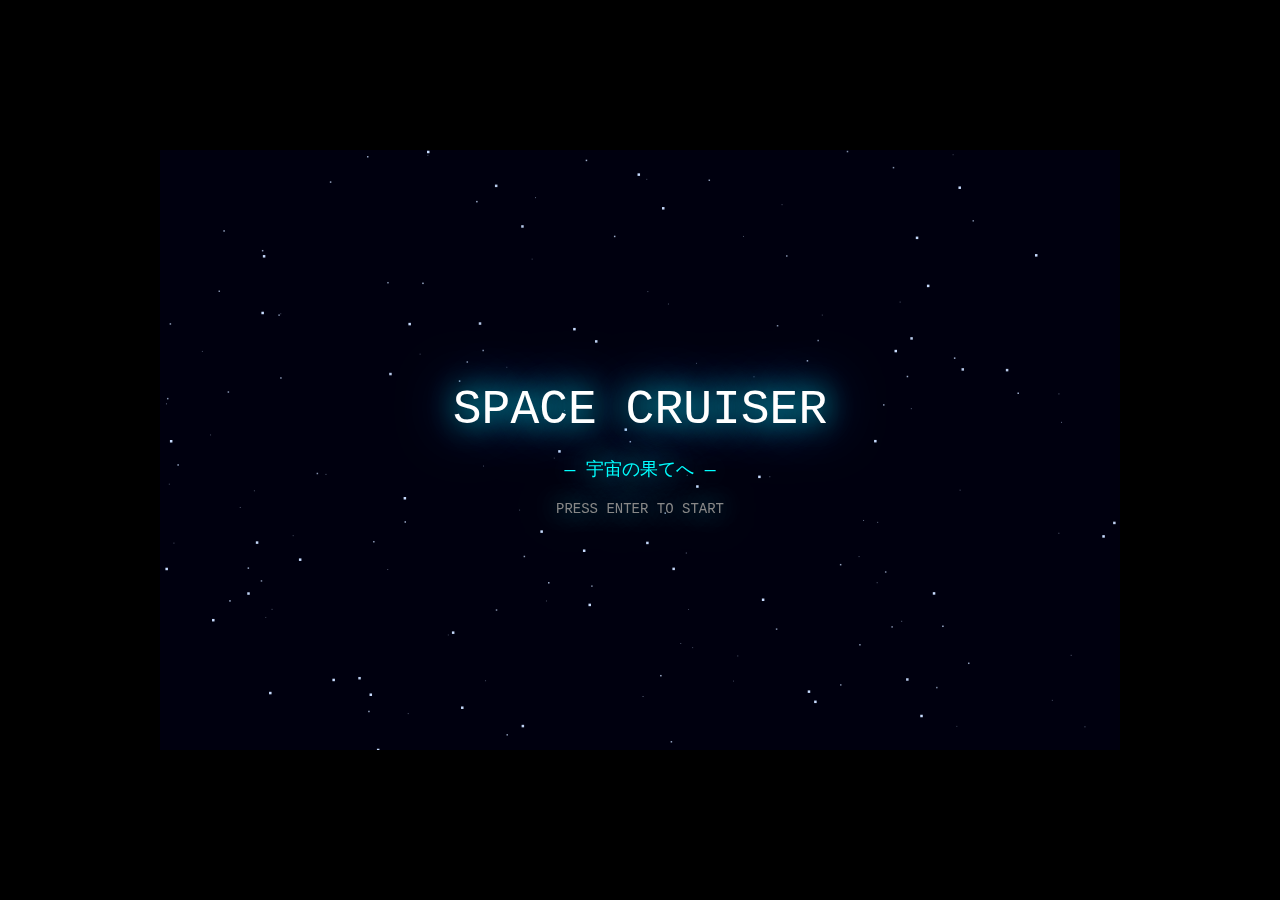
<file: 09-space-cruiser/index.html>
<!DOCTYPE html>
<html lang="ja">
<head>
<meta charset="UTF-8">
<meta name="viewport" content="width=device-width, initial-scale=1.0">
<title>SPACE CRUISER</title>
<style>
* { margin: 0; padding: 0; box-sizing: border-box; }
body { background: #000; display: flex; justify-content: center; align-items: center; height: 100vh; overflow: hidden; font-family: 'Courier New', monospace; }
canvas { display: block; image-rendering: pixelated; }
#ui-overlay {
  position: absolute; top: 0; left: 0; width: 100%; height: 100%;
  pointer-events: none; display: flex; flex-direction: column;
}
#hud {
  display: flex; justify-content: space-between; align-items: center;
  padding: 10px 20px; color: #0ff; font-size: 16px; text-shadow: 0 0 10px #0ff;
}
.hud-item { display: flex; align-items: center; gap: 6px; }
#screen-msg {
  flex: 1; display: flex; justify-content: center; align-items: center;
  color: #fff; font-size: 48px; text-shadow: 0 0 30px #0ff, 0 0 60px #08f;
  pointer-events: auto; flex-direction: column; gap: 20px;
}
#screen-msg .sub { font-size: 18px; color: #0ff; }
#screen-msg .key-hint { font-size: 14px; color: #888; animation: blink 1.2s infinite; }
@keyframes blink { 0%,100% { opacity: 1; } 50% { opacity: 0.3; } }
#progress-bar {
  position: absolute; bottom: 10px; left: 50%; transform: translateX(-50%);
  width: 300px; height: 6px; background: rgba(255,255,255,0.1); border-radius: 3px;
}
#progress-fill { height: 100%; border-radius: 3px; width: 0%; transition: width 0.3s; }
</style>
</head>
<body>

<canvas id="game"></canvas>

<div id="ui-overlay">
  <div id="hud" style="display:none;">
    <div class="hud-item">❤️ <span id="hud-life">3</span></div>
    <div class="hud-item">🔥 SCORE: <span id="hud-score">0</span></div>
    <div class="hud-item">💣 <span id="hud-bomb">3</span></div>
    <div class="hud-item">🛡️ <span id="hud-shield">0</span></div>
    <div class="hud-item" id="hud-stage">STAGE 1</div>
  </div>
  <div id="screen-msg">
    <div>SPACE CRUISER</div>
    <div class="sub">― 宇宙の果てへ ―</div>
    <div class="key-hint">PRESS ENTER TO START</div>
  </div>
  <div id="progress-bar" style="display:none;">
    <div id="progress-fill"></div>
  </div>
</div>

<script>
// ===== CANVAS SETUP =====
const canvas = document.getElementById('game');
const ctx = canvas.getContext('2d');
const W = 960, H = 600;
canvas.width = W; canvas.height = H;

// ===== STAGE DEFINITIONS =====
const STAGES = [
  {
    name: 'STAGE 1 — 小惑星帯',
    bg: [0, 0, 15],
    nebulaColors: ['rgba(0,40,120,', 'rgba(0,80,100,'],
    starColor: '200,220,255',
    progressGrad: ['#0ff', '#08f'],
    bossHp: 50, bossColor: '#0f0', bossName: 'SCOUT QUEEN',
    enemyTypes: ['scout', 'fighter'],
    spawnBase: 70, length: 3000
  },
  {
    name: 'STAGE 2 — 星雲地帯',
    bg: [15, 0, 25],
    nebulaColors: ['rgba(80,0,120,', 'rgba(120,0,60,'],
    starColor: '220,180,255',
    progressGrad: ['#f0f', '#80f'],
    bossHp: 80, bossColor: '#f0f', bossName: 'NEBULA LORD',
    enemyTypes: ['scout', 'fighter', 'bomber'],
    spawnBase: 60, length: 3500
  },
  {
    name: 'STAGE 3 — 灼熱宙域',
    bg: [20, 5, 0],
    nebulaColors: ['rgba(120,40,0,', 'rgba(100,20,0,'],
    starColor: '255,200,150',
    progressGrad: ['#f80', '#f44'],
    bossHp: 120, bossColor: '#f80', bossName: 'FLAME EMPEROR',
    enemyTypes: ['fighter', 'tank', 'bomber'],
    spawnBase: 50, length: 4000
  },
  {
    name: 'STAGE 4 — 暗黒空間',
    bg: [5, 5, 10],
    nebulaColors: ['rgba(20,20,60,', 'rgba(40,0,40,'],
    starColor: '150,150,200',
    progressGrad: ['#88f', '#448'],
    bossHp: 160, bossColor: '#88f', bossName: 'VOID PHANTOM',
    enemyTypes: ['fighter', 'tank', 'bomber'],
    spawnBase: 40, length: 4500
  },
  {
    name: 'STAGE 5 — 宇宙の果て',
    bg: [10, 0, 0],
    nebulaColors: ['rgba(100,0,0,', 'rgba(60,0,20,', 'rgba(80,0,80,'],
    starColor: '255,180,180',
    progressGrad: ['#f44', '#f00'],
    bossHp: 250, bossColor: '#f00', bossName: 'GALACTIC OVERLORD',
    enemyTypes: ['scout', 'fighter', 'tank', 'bomber'],
    spawnBase: 30, length: 5000
  }
];

// ===== GAME STATE =====
const STATE = { TITLE: 0, PLAYING: 1, GAMEOVER: 2, CLEAR: 3, STAGE_INTRO: 4, STAGE_CLEAR: 5 };
let state = STATE.TITLE;
let score = 0;
let stageProgress = 0;
let currentStage = 0;
let stageLength = STAGES[0].length;
let frameCount = 0;
let difficulty = 1;
let shakeTimer = 0;
let shakeIntensity = 0;
let introTimer = 0;
let stageClearTimer = 0;

// ===== AUDIO (Web Audio API) =====
const audioCtx = new (window.AudioContext || window.webkitAudioContext)();

function playSound(type) {
  const osc = audioCtx.createOscillator();
  const gain = audioCtx.createGain();
  osc.connect(gain);
  gain.connect(audioCtx.destination);
  const now = audioCtx.currentTime;

  if (type === 'shoot') {
    osc.type = 'square';
    osc.frequency.setValueAtTime(800, now);
    osc.frequency.exponentialRampToValueAtTime(200, now + 0.1);
    gain.gain.setValueAtTime(0.15, now);
    gain.gain.exponentialRampToValueAtTime(0.01, now + 0.1);
    osc.start(now); osc.stop(now + 0.1);
  } else if (type === 'hit') {
    osc.type = 'sawtooth';
    osc.frequency.setValueAtTime(300, now);
    osc.frequency.exponentialRampToValueAtTime(50, now + 0.2);
    gain.gain.setValueAtTime(0.2, now);
    gain.gain.exponentialRampToValueAtTime(0.01, now + 0.2);
    osc.start(now); osc.stop(now + 0.2);
  } else if (type === 'bomb') {
    osc.type = 'sawtooth';
    osc.frequency.setValueAtTime(100, now);
    osc.frequency.exponentialRampToValueAtTime(20, now + 0.5);
    gain.gain.setValueAtTime(0.3, now);
    gain.gain.exponentialRampToValueAtTime(0.01, now + 0.5);
    osc.start(now); osc.stop(now + 0.5);
  } else if (type === 'powerup') {
    osc.type = 'sine';
    osc.frequency.setValueAtTime(400, now);
    osc.frequency.exponentialRampToValueAtTime(1200, now + 0.2);
    gain.gain.setValueAtTime(0.15, now);
    gain.gain.exponentialRampToValueAtTime(0.01, now + 0.3);
    osc.start(now); osc.stop(now + 0.3);
  } else if (type === 'damage') {
    osc.type = 'square';
    osc.frequency.setValueAtTime(150, now);
    osc.frequency.exponentialRampToValueAtTime(50, now + 0.3);
    gain.gain.setValueAtTime(0.25, now);
    gain.gain.exponentialRampToValueAtTime(0.01, now + 0.3);
    osc.start(now); osc.stop(now + 0.3);
  } else if (type === 'explosion') {
    const bufferSize = audioCtx.sampleRate * 0.3;
    const buffer = audioCtx.createBuffer(1, bufferSize, audioCtx.sampleRate);
    const data = buffer.getChannelData(0);
    for (let i = 0; i < bufferSize; i++) data[i] = (Math.random() * 2 - 1) * (1 - i / bufferSize);
    const noise = audioCtx.createBufferSource();
    noise.buffer = buffer;
    const noiseGain = audioCtx.createGain();
    noiseGain.gain.setValueAtTime(0.3, now);
    noiseGain.gain.exponentialRampToValueAtTime(0.01, now + 0.3);
    noise.connect(noiseGain);
    noiseGain.connect(audioCtx.destination);
    noise.start(now); noise.stop(now + 0.3);
    return;
  } else if (type === 'stageclear') {
    osc.type = 'sine';
    osc.frequency.setValueAtTime(523, now);
    osc.frequency.setValueAtTime(659, now + 0.15);
    osc.frequency.setValueAtTime(784, now + 0.3);
    osc.frequency.setValueAtTime(1047, now + 0.45);
    gain.gain.setValueAtTime(0.2, now);
    gain.gain.exponentialRampToValueAtTime(0.01, now + 0.7);
    osc.start(now); osc.stop(now + 0.7);
  }
}

// ===== INPUT =====
const keys = {};
window.addEventListener('keydown', e => {
  keys[e.code] = true;
  if (e.code === 'Enter') {
    if (state === STATE.TITLE || state === STATE.GAMEOVER || state === STATE.CLEAR) {
      startGame();
    }
  }
  if (state === STATE.PLAYING) {
    if (e.code === 'KeyB' && player.bombs > 0) { useBomb(); }
    if (e.code === 'KeyS' && player.shields > 0) { useShield(); }
  }
  e.preventDefault();
});
window.addEventListener('keyup', e => { keys[e.code] = false; });

// ===== STARS (parallax background) =====
class Star {
  constructor(layer) {
    this.layer = layer;
    this.reset();
    this.x = Math.random() * W;
  }
  reset() {
    this.x = W + Math.random() * 100;
    this.y = Math.random() * H;
    this.size = this.layer === 0 ? 1 : this.layer === 1 ? 1.5 : 2.5;
    this.speed = (this.layer + 1) * 0.5 + Math.random() * 0.5;
    this.brightness = 0.3 + this.layer * 0.3 + Math.random() * 0.2;
  }
  update() { this.x -= this.speed; if (this.x < -5) this.reset(); }
  draw() {
    const sc = STAGES[currentStage].starColor;
    ctx.fillStyle = `rgba(${sc},${this.brightness})`;
    ctx.fillRect(this.x, this.y, this.size, this.size);
  }
}

const stars = [];
for (let l = 0; l < 3; l++) for (let i = 0; i < 60; i++) stars.push(new Star(l));

// ===== NEBULA (background glow) =====
const nebulae = [];
function spawnNebula() {
  const colors = STAGES[currentStage].nebulaColors;
  nebulae.push({
    x: W + 200, y: Math.random() * H,
    r: 100 + Math.random() * 200,
    color: colors[Math.floor(Math.random() * colors.length)],
    speed: 0.3 + Math.random() * 0.3,
    alpha: 0.08 + Math.random() * 0.06
  });
}

// ===== PLAYER =====
const player = {
  x: 80, y: H / 2, w: 40, h: 20,
  speed: 5, life: 3, maxLife: 5,
  bombs: 3, shields: 0, shieldActive: false, shieldTimer: 0,
  power: 1, invincible: 0, shootCooldown: 0,
  engineTrail: []
};

function drawPlayer() {
  const p = player;
  p.engineTrail.push({ x: p.x - 5, y: p.y, alpha: 1, size: 8 + Math.random() * 4 });
  if (p.engineTrail.length > 15) p.engineTrail.shift();
  for (const t of p.engineTrail) {
    const grad = ctx.createRadialGradient(t.x, t.y, 0, t.x, t.y, t.size);
    grad.addColorStop(0, `rgba(0,200,255,${t.alpha * 0.6})`);
    grad.addColorStop(0.5, `rgba(0,100,255,${t.alpha * 0.3})`);
    grad.addColorStop(1, 'rgba(0,0,0,0)');
    ctx.fillStyle = grad;
    ctx.fillRect(t.x - t.size, t.y - t.size, t.size * 2, t.size * 2);
    t.x -= 2; t.alpha -= 0.07; t.size *= 0.95;
  }
  p.engineTrail = p.engineTrail.filter(t => t.alpha > 0);

  if (p.shieldActive) {
    ctx.save();
    ctx.strokeStyle = `rgba(0,255,255,${0.4 + Math.sin(frameCount * 0.2) * 0.2})`;
    ctx.lineWidth = 3;
    ctx.beginPath();
    ctx.arc(p.x, p.y, 35, 0, Math.PI * 2);
    ctx.stroke();
    ctx.fillStyle = `rgba(0,255,255,0.05)`;
    ctx.fill();
    ctx.restore();
  }

  if (p.invincible > 0 && Math.floor(frameCount / 3) % 2) return;

  ctx.save();
  ctx.translate(p.x, p.y);
  ctx.fillStyle = '#ddd';
  ctx.beginPath();
  ctx.moveTo(25, 0); ctx.lineTo(-15, -14); ctx.lineTo(-20, -8);
  ctx.lineTo(-15, 0); ctx.lineTo(-20, 8); ctx.lineTo(-15, 14);
  ctx.closePath(); ctx.fill();
  ctx.fillStyle = '#0ff';
  ctx.beginPath(); ctx.moveTo(25, 0); ctx.lineTo(10, -6); ctx.lineTo(10, 6); ctx.closePath(); ctx.fill();
  ctx.fillStyle = '#f44';
  ctx.fillRect(-15, -14, 10, 3); ctx.fillRect(-15, 11, 10, 3);
  ctx.fillStyle = `rgba(0,150,255,${0.5 + Math.sin(frameCount * 0.3) * 0.3})`;
  ctx.beginPath(); ctx.arc(-20, 0, 5, 0, Math.PI * 2); ctx.fill();
  ctx.restore();
}

// ===== BULLETS =====
let bullets = [];
let enemyBullets = [];

function shootBullet() {
  if (player.shootCooldown > 0) return;
  playSound('shoot');
  const p = player;
  if (p.power >= 3) {
    bullets.push({ x: p.x + 25, y: p.y, vx: 10, vy: -2, size: 4 });
    bullets.push({ x: p.x + 25, y: p.y, vx: 10, vy: 0, size: 4 });
    bullets.push({ x: p.x + 25, y: p.y, vx: 10, vy: 2, size: 4 });
  } else if (p.power >= 2) {
    bullets.push({ x: p.x + 25, y: p.y - 6, vx: 10, vy: 0, size: 4 });
    bullets.push({ x: p.x + 25, y: p.y + 6, vx: 10, vy: 0, size: 4 });
  } else {
    bullets.push({ x: p.x + 25, y: p.y, vx: 10, vy: 0, size: 3 });
  }
  p.shootCooldown = p.power >= 3 ? 8 : p.power >= 2 ? 10 : 12;
}

function drawBullet(b) {
  ctx.save();
  ctx.shadowColor = '#0ff'; ctx.shadowBlur = 10;
  ctx.fillStyle = '#0ff';
  ctx.beginPath(); ctx.arc(b.x, b.y, b.size, 0, Math.PI * 2); ctx.fill();
  ctx.restore();
}

function drawEnemyBullet(b) {
  ctx.save();
  ctx.shadowColor = '#f44'; ctx.shadowBlur = 8;
  ctx.fillStyle = '#f44';
  ctx.beginPath(); ctx.arc(b.x, b.y, b.size || 4, 0, Math.PI * 2); ctx.fill();
  ctx.restore();
}

// ===== ENEMIES =====
let enemies = [];

const ENEMY_TYPES = {
  scout:   { hp: 1, speed: 2.5, size: 18, score: 100, color: '#0f0', shootRate: 0 },
  fighter: { hp: 2, speed: 2,   size: 22, color: '#ff0', score: 200, shootRate: 0.008 },
  tank:    { hp: 5, speed: 1,   size: 30, color: '#f80', score: 300, shootRate: 0.012 },
  bomber:  { hp: 3, speed: 1.5, size: 26, color: '#f0f', score: 250, shootRate: 0.015 }
};

function spawnEnemy() {
  const progress = stageProgress / stageLength;
  if (progress > 0.85) return; // boss zone

  const sd = STAGES[currentStage];
  const types = sd.enemyTypes;
  const type = types[Math.floor(Math.random() * types.length)];
  const def = ENEMY_TYPES[type];
  const stageScale = 1 + currentStage * 0.3;
  const hpBoost = Math.floor(currentStage * 1.5 + progress * 2);
  const wavePattern = Math.random();

  enemies.push({
    x: W + 50, y: 40 + Math.random() * (H - 80),
    hp: def.hp + hpBoost, maxHp: def.hp + hpBoost,
    ...def,
    speed: def.speed * (1 + currentStage * 0.15),
    shootRate: def.shootRate * stageScale,
    type,
    pattern: wavePattern < 0.3 ? 'sine' : wavePattern < 0.6 ? 'straight' : 'zigzag',
    baseY: 0, phase: Math.random() * Math.PI * 2, age: 0
  });
}

let bossSpawned = false;

function spawnBoss() {
  if (bossSpawned) return;
  bossSpawned = true;
  const sd = STAGES[currentStage];
  enemies.push({
    x: W + 80, y: H / 2,
    hp: sd.bossHp, maxHp: sd.bossHp,
    speed: 0.5, size: 60 + currentStage * 5,
    score: 5000 + currentStage * 2000,
    color: sd.bossColor,
    shootRate: 0.02 + currentStage * 0.008,
    type: 'boss',
    pattern: 'boss', baseY: H / 2, phase: 0, age: 0,
    bossName: sd.bossName
  });
}

function drawEnemy(e) {
  ctx.save();
  ctx.translate(e.x, e.y);

  if (e.type === 'boss') {
    const pulse = Math.sin(frameCount * 0.05) * 5;
    const sz = e.size;

    // Boss body - different style per stage
    ctx.fillStyle = e.color;
    ctx.globalAlpha = 0.3;
    ctx.beginPath();
    ctx.ellipse(0, 0, sz + pulse + 10, sz * 0.7 + pulse + 10, 0, 0, Math.PI * 2);
    ctx.fill();
    ctx.globalAlpha = 1;

    ctx.fillStyle = e.color;
    ctx.beginPath();
    ctx.ellipse(0, 0, sz + pulse, sz * 0.6 + pulse, 0, 0, Math.PI * 2);
    ctx.fill();

    // Dark inner
    ctx.fillStyle = '#000';
    ctx.globalAlpha = 0.4;
    ctx.beginPath();
    ctx.ellipse(0, 0, sz * 0.6, sz * 0.35, 0, 0, Math.PI * 2);
    ctx.fill();
    ctx.globalAlpha = 1;

    // Eyes - bigger for later bosses
    const eyeSize = 6 + currentStage * 2;
    ctx.fillStyle = '#ff0';
    ctx.beginPath(); ctx.arc(-15, -8, eyeSize, 0, Math.PI * 2); ctx.fill();
    ctx.beginPath(); ctx.arc(15, -8, eyeSize, 0, Math.PI * 2); ctx.fill();
    ctx.fillStyle = '#f00';
    ctx.beginPath(); ctx.arc(-15, -8, eyeSize * 0.5, 0, Math.PI * 2); ctx.fill();
    ctx.beginPath(); ctx.arc(15, -8, eyeSize * 0.5, 0, Math.PI * 2); ctx.fill();

    // Tentacles
    ctx.strokeStyle = e.color;
    ctx.lineWidth = 2 + currentStage;
    const tentCount = 4 + currentStage * 2;
    for (let i = 0; i < tentCount; i++) {
      const angle = (i / tentCount) * Math.PI + Math.PI * 0.5;
      const wave = Math.sin(frameCount * 0.1 + i) * (10 + currentStage * 3);
      ctx.beginPath();
      ctx.moveTo(Math.cos(angle) * sz * 0.6, Math.sin(angle) * sz * 0.35 + 10);
      ctx.quadraticCurveTo(
        Math.cos(angle) * sz + wave, Math.sin(angle) * sz * 0.6 + 15,
        Math.cos(angle) * sz * 1.3 + wave, Math.sin(angle) * sz * 0.8 + 20
      );
      ctx.stroke();
    }

    // Boss name
    ctx.fillStyle = e.color;
    ctx.font = 'bold 12px Courier New';
    ctx.textAlign = 'center';
    ctx.fillText(e.bossName || 'BOSS', 0, -sz - 15);

    // HP bar
    ctx.fillStyle = '#333';
    ctx.fillRect(-50, -sz - 8, 100, 6);
    ctx.fillStyle = e.color;
    ctx.fillRect(-50, -sz - 8, 100 * (e.hp / e.maxHp), 6);
  } else {
    const s = e.size;
    ctx.fillStyle = e.color;
    ctx.globalAlpha = 0.8;
    ctx.beginPath(); ctx.ellipse(0, 0, s, s * 0.6, 0, 0, Math.PI * 2); ctx.fill();
    ctx.globalAlpha = 1;

    ctx.fillStyle = '#fff';
    const eyeOff = s * 0.25;
    ctx.beginPath(); ctx.arc(-eyeOff, -s * 0.15, s * 0.2, 0, Math.PI * 2); ctx.fill();
    ctx.beginPath(); ctx.arc(eyeOff, -s * 0.15, s * 0.2, 0, Math.PI * 2); ctx.fill();
    ctx.fillStyle = '#000';
    ctx.beginPath(); ctx.arc(-eyeOff, -s * 0.15, s * 0.1, 0, Math.PI * 2); ctx.fill();
    ctx.beginPath(); ctx.arc(eyeOff, -s * 0.15, s * 0.1, 0, Math.PI * 2); ctx.fill();

    if (e.type === 'fighter' || e.type === 'bomber') {
      ctx.strokeStyle = e.color; ctx.lineWidth = 2;
      ctx.beginPath(); ctx.moveTo(-eyeOff, -s * 0.5); ctx.lineTo(-eyeOff - 5, -s * 0.9); ctx.stroke();
      ctx.beginPath(); ctx.moveTo(eyeOff, -s * 0.5); ctx.lineTo(eyeOff + 5, -s * 0.9); ctx.stroke();
      ctx.fillStyle = e.color;
      ctx.beginPath(); ctx.arc(-eyeOff - 5, -s * 0.9, 3, 0, Math.PI * 2); ctx.fill();
      ctx.beginPath(); ctx.arc(eyeOff + 5, -s * 0.9, 3, 0, Math.PI * 2); ctx.fill();
    }

    if (e.maxHp > 2) {
      ctx.fillStyle = '#333'; ctx.fillRect(-s, -s - 8, s * 2, 4);
      ctx.fillStyle = e.color; ctx.fillRect(-s, -s - 8, s * 2 * (e.hp / e.maxHp), 4);
    }
  }
  ctx.restore();
}

// ===== ITEMS =====
let items = [];
const ITEM_TYPES = {
  power:  { color: '#ff0', label: 'P', desc: 'POWER UP' },
  bomb:   { color: '#f80', label: 'B', desc: 'BOMB' },
  shield: { color: '#0ff', label: 'S', desc: 'SHIELD' },
  life:   { color: '#f44', label: '♥', desc: 'LIFE' }
};

function spawnItem(x, y) {
  const r = Math.random();
  let type;
  if (r < 0.4) type = 'power';
  else if (r < 0.65) type = 'bomb';
  else if (r < 0.85) type = 'shield';
  else type = 'life';
  items.push({ x, y, type, age: 0, ...ITEM_TYPES[type] });
}

function drawItem(item) {
  ctx.save();
  const pulse = Math.sin(frameCount * 0.1 + item.age) * 3;
  ctx.translate(item.x, item.y);
  ctx.shadowColor = item.color; ctx.shadowBlur = 15;
  ctx.strokeStyle = item.color; ctx.lineWidth = 2;
  ctx.beginPath(); ctx.arc(0, 0, 14 + pulse, 0, Math.PI * 2); ctx.stroke();
  ctx.fillStyle = item.color;
  ctx.font = 'bold 16px Courier New'; ctx.textAlign = 'center'; ctx.textBaseline = 'middle';
  ctx.fillText(item.label, 0, 0);
  ctx.restore();
}

// ===== PARTICLES =====
let particles = [];

function spawnParticles(x, y, color, count, speed) {
  for (let i = 0; i < count; i++) {
    const angle = Math.random() * Math.PI * 2;
    const spd = Math.random() * speed + 1;
    particles.push({
      x, y, vx: Math.cos(angle) * spd, vy: Math.sin(angle) * spd,
      life: 1, decay: 0.02 + Math.random() * 0.03,
      size: 2 + Math.random() * 3, color
    });
  }
}

function spawnExplosion(x, y, size) {
  const colors = ['#ff0', '#f80', '#f44', '#fff'];
  for (const c of colors) spawnParticles(x, y, c, size, 4);
  playSound('explosion');
  shakeTimer = 10; shakeIntensity = size > 15 ? 8 : 4;
}

// ===== BOMB =====
let bombEffect = null;

function useBomb() {
  player.bombs--;
  playSound('bomb');
  bombEffect = { radius: 0, maxRadius: 500, alpha: 1 };
  for (const e of enemies) {
    e.hp -= 10;
    if (e.hp <= 0) {
      score += e.score;
      spawnExplosion(e.x, e.y, 20);
      if (Math.random() < 0.5) spawnItem(e.x, e.y);
    }
  }
  enemies = enemies.filter(e => e.hp > 0);
  enemyBullets = [];
  shakeTimer = 20; shakeIntensity = 12;
  updateHUD();
}

// ===== SHIELD =====
function useShield() {
  player.shields--;
  player.shieldActive = true;
  player.shieldTimer = 300;
  playSound('powerup');
  updateHUD();
}

// ===== ITEM PICKUP DISPLAY =====
let pickupTexts = [];

// ===== HUD =====
function updateHUD() {
  document.getElementById('hud-life').textContent = '♥'.repeat(player.life);
  document.getElementById('hud-score').textContent = score;
  document.getElementById('hud-bomb').textContent = player.bombs;
  document.getElementById('hud-shield').textContent = player.shields;
  document.getElementById('hud-stage').textContent = `STAGE ${currentStage + 1}/5`;
  document.getElementById('progress-fill').style.width = Math.min(100, (stageProgress / stageLength) * 100) + '%';
  const grad = STAGES[currentStage].progressGrad;
  document.getElementById('progress-fill').style.background = `linear-gradient(90deg, ${grad[0]}, ${grad[1]})`;
}

// ===== GAME FLOW =====
function startGame() {
  audioCtx.resume();
  currentStage = 0;
  score = 0;
  player.life = 3; player.bombs = 3; player.shields = 0;
  player.power = 1; player.shieldActive = false;
  beginStage();
}

function beginStage() {
  state = STATE.STAGE_INTRO;
  introTimer = 120; // 2 seconds
  stageProgress = 0; frameCount = 0;
  stageLength = STAGES[currentStage].length;
  bossSpawned = false;
  player.x = 80; player.y = H / 2;
  player.invincible = 60; player.shootCooldown = 0; player.engineTrail = [];
  bullets = []; enemyBullets = []; enemies = []; items = [];
  particles = []; pickupTexts = []; bombEffect = null;
  nebulae.length = 0;
  difficulty = 1 + currentStage * 0.5;
  document.getElementById('hud').style.display = 'flex';
  document.getElementById('progress-bar').style.display = 'block';
  document.getElementById('screen-msg').innerHTML = '';
  updateHUD();
}

function onStageClear() {
  state = STATE.STAGE_CLEAR;
  stageClearTimer = 150; // 2.5 seconds
  playSound('stageclear');
  // Give bonus
  const bonus = (currentStage + 1) * 1000;
  score += bonus;
  updateHUD();
}

function advanceStage() {
  if (currentStage >= 4) {
    // All 5 stages cleared!
    state = STATE.CLEAR;
    document.getElementById('screen-msg').innerHTML = `
      <div style="color:#ff0">ALL CLEAR!</div>
      <div class="sub">全ステージクリア！ SCORE: ${score}</div>
      <div class="key-hint">PRESS ENTER TO PLAY AGAIN</div>
    `;
  } else {
    currentStage++;
    beginStage();
  }
}

function gameOver() {
  state = STATE.GAMEOVER;
  document.getElementById('screen-msg').innerHTML = `
    <div style="color:#f44">GAME OVER</div>
    <div class="sub">STAGE ${currentStage + 1} — SCORE: ${score}</div>
    <div class="key-hint">PRESS ENTER TO RETRY</div>
  `;
}

// ===== COLLISION =====
function circleCollide(a, ar, b, br) {
  const dx = a.x - b.x, dy = a.y - b.y;
  return dx * dx + dy * dy < (ar + br) * (ar + br);
}

// ===== UPDATE =====
function update() {
  // Stage intro countdown
  if (state === STATE.STAGE_INTRO) {
    introTimer--;
    if (introTimer <= 0) state = STATE.PLAYING;
    return;
  }

  // Stage clear countdown
  if (state === STATE.STAGE_CLEAR) {
    stageClearTimer--;
    // Still update particles during clear
    for (const pt of particles) { pt.x += pt.vx; pt.y += pt.vy; pt.life -= pt.decay; }
    particles = particles.filter(pt => pt.life > 0);
    if (stageClearTimer <= 0) advanceStage();
    return;
  }

  if (state !== STATE.PLAYING) return;
  frameCount++;
  stageProgress += 2;
  difficulty = 1 + currentStage * 0.5 + (stageProgress / stageLength) * 0.5;

  // Player movement
  const p = player;
  if (keys['ArrowUp'] || keys['KeyW']) p.y -= p.speed;
  if (keys['ArrowDown']) p.y += p.speed;
  if (keys['ArrowLeft'] || keys['KeyA']) p.x -= p.speed;
  if (keys['ArrowRight'] || keys['KeyD']) p.x += p.speed;
  p.x = Math.max(20, Math.min(W * 0.4, p.x));
  p.y = Math.max(20, Math.min(H - 20, p.y));

  if (keys['Space']) shootBullet();
  if (p.shootCooldown > 0) p.shootCooldown--;
  if (p.invincible > 0) p.invincible--;

  if (p.shieldActive) {
    p.shieldTimer--;
    if (p.shieldTimer <= 0) p.shieldActive = false;
  }

  // Spawn enemies
  const spawnBase = STAGES[currentStage].spawnBase;
  const spawnRate = Math.max(15, spawnBase - stageProgress / 300);
  if (frameCount % Math.floor(spawnRate) === 0 && stageProgress < stageLength * 0.85) {
    spawnEnemy();
  }

  // Boss spawn
  if (stageProgress >= stageLength * 0.85 && !bossSpawned) {
    spawnBoss();
  }

  // Spawn nebulae
  if (frameCount % 200 === 0) spawnNebula();

  // Update bullets
  for (const b of bullets) { b.x += b.vx; b.y += b.vy; }
  bullets = bullets.filter(b => b.x < W + 10 && b.y > -10 && b.y < H + 10);

  for (const b of enemyBullets) { b.x += b.vx; b.y += b.vy; }
  enemyBullets = enemyBullets.filter(b => b.x > -10 && b.x < W + 10 && b.y > -10 && b.y < H + 10);

  // Update enemies
  for (const e of enemies) {
    e.age++;
    if (e.pattern === 'straight') {
      e.x -= e.speed * difficulty;
    } else if (e.pattern === 'sine') {
      e.x -= e.speed * difficulty;
      if (e.baseY === 0) e.baseY = e.y;
      e.y = e.baseY + Math.sin(e.age * 0.05 + e.phase) * 60;
    } else if (e.pattern === 'zigzag') {
      e.x -= e.speed * difficulty;
      e.y += Math.sin(e.age * 0.1) * 3;
    } else if (e.pattern === 'boss') {
      if (e.x > W - 120) e.x -= 1;
      const moveRange = 100 + currentStage * 30;
      const moveSpeed = 0.02 + currentStage * 0.005;
      e.y = H / 2 + Math.sin(e.age * moveSpeed) * moveRange;
    }

    // Enemy shooting
    if (e.shootRate > 0 && Math.random() < e.shootRate * difficulty) {
      const angle = Math.atan2(p.y - e.y, p.x - e.x);
      enemyBullets.push({
        x: e.x - e.size, y: e.y,
        vx: Math.cos(angle) * (3.5 + currentStage * 0.3),
        vy: Math.sin(angle) * (3.5 + currentStage * 0.3), size: 4
      });
      if (e.type === 'boss') {
        // Boss attack patterns differ by stage
        if (currentStage === 0 && Math.random() < 0.2) {
          // Simple spread
          for (let i = -1; i <= 1; i++) {
            enemyBullets.push({ x: e.x - 50, y: e.y, vx: -5, vy: i * 2, size: 4 });
          }
        } else if (currentStage === 1 && Math.random() < 0.25) {
          // Ring burst
          for (let i = 0; i < 6; i++) {
            const a = (i / 6) * Math.PI * 2;
            enemyBullets.push({ x: e.x, y: e.y, vx: Math.cos(a) * 4, vy: Math.sin(a) * 4, size: 4 });
          }
        } else if (currentStage === 2 && Math.random() < 0.3) {
          // Double spread
          for (let i = -2; i <= 2; i++) {
            enemyBullets.push({ x: e.x - 50, y: e.y, vx: -6, vy: i * 2.5, size: 5 });
          }
        } else if (currentStage === 3 && Math.random() < 0.3) {
          // Aimed triple + ring
          for (let i = -1; i <= 1; i++) {
            const a = angle + i * 0.2;
            enemyBullets.push({ x: e.x - 30, y: e.y, vx: Math.cos(a) * 5, vy: Math.sin(a) * 5, size: 5 });
          }
        } else if (currentStage === 4 && Math.random() < 0.35) {
          // Full chaos: ring + aimed
          for (let i = 0; i < 8; i++) {
            const a = (i / 8) * Math.PI * 2 + frameCount * 0.05;
            enemyBullets.push({ x: e.x, y: e.y, vx: Math.cos(a) * 3.5, vy: Math.sin(a) * 3.5, size: 5 });
          }
          for (let i = -1; i <= 1; i++) {
            const a = angle + i * 0.15;
            enemyBullets.push({ x: e.x - 30, y: e.y, vx: Math.cos(a) * 6, vy: Math.sin(a) * 6, size: 6 });
          }
        }
      }
    }
  }
  enemies = enemies.filter(e => e.x > -80);

  // Bullet-enemy collision
  for (let bi = bullets.length - 1; bi >= 0; bi--) {
    const b = bullets[bi];
    for (let ei = enemies.length - 1; ei >= 0; ei--) {
      const e = enemies[ei];
      if (circleCollide(b, b.size, e, e.size)) {
        bullets.splice(bi, 1);
        e.hp--;
        playSound('hit');
        spawnParticles(b.x, b.y, e.color, 3, 2);
        if (e.hp <= 0) {
          score += e.score;
          spawnExplosion(e.x, e.y, e.type === 'boss' ? 40 : 15);
          if (Math.random() < (e.type === 'boss' ? 1 : 0.25)) spawnItem(e.x, e.y);
          if (e.type === 'boss') {
            enemies.splice(ei, 1);
            spawnExplosion(e.x, e.y, 60);
            setTimeout(() => onStageClear(), 1000);
            updateHUD();
            return;
          }
          enemies.splice(ei, 1);
        }
        break;
      }
    }
  }

  // Player-enemy collision
  for (const e of enemies) {
    if (circleCollide(p, 15, e, e.size)) {
      if (p.shieldActive) {
        e.hp -= 3;
        if (e.hp <= 0) { score += e.score; spawnExplosion(e.x, e.y, 15); }
      } else if (p.invincible <= 0) {
        p.life--;
        p.invincible = 90;
        playSound('damage');
        spawnParticles(p.x, p.y, '#f44', 10, 3);
        shakeTimer = 15; shakeIntensity = 6;
        if (p.life <= 0) { gameOver(); return; }
      }
    }
  }
  enemies = enemies.filter(e => e.hp > 0);

  // Enemy bullet-player collision
  for (let i = enemyBullets.length - 1; i >= 0; i--) {
    const b = enemyBullets[i];
    if (circleCollide(p, 12, b, b.size)) {
      enemyBullets.splice(i, 1);
      if (p.shieldActive) {
        spawnParticles(b.x, b.y, '#0ff', 5, 2);
      } else if (p.invincible <= 0) {
        p.life--;
        p.invincible = 90;
        playSound('damage');
        spawnParticles(p.x, p.y, '#f44', 10, 3);
        shakeTimer = 15; shakeIntensity = 6;
        if (p.life <= 0) { gameOver(); return; }
      }
    }
  }

  // Item pickup
  for (let i = items.length - 1; i >= 0; i--) {
    const item = items[i];
    item.x -= 1; item.age++;
    if (circleCollide(p, 20, item, 14)) {
      playSound('powerup');
      if (item.type === 'power') { p.power = Math.min(3, p.power + 1); }
      else if (item.type === 'bomb') { p.bombs = Math.min(5, p.bombs + 1); }
      else if (item.type === 'shield') { p.shields = Math.min(3, p.shields + 1); }
      else if (item.type === 'life') { p.life = Math.min(p.maxLife, p.life + 1); }
      pickupTexts.push({ x: item.x, y: item.y - 10, text: item.desc, color: item.color, life: 60 });
      items.splice(i, 1);
    } else if (item.x < -20) { items.splice(i, 1); }
  }

  // Particles
  for (const pt of particles) { pt.x += pt.vx; pt.y += pt.vy; pt.life -= pt.decay; pt.vx *= 0.98; pt.vy *= 0.98; }
  particles = particles.filter(pt => pt.life > 0);

  // Pickup texts
  for (const pt of pickupTexts) { pt.y -= 1; pt.life--; }
  pickupTexts = pickupTexts.filter(pt => pt.life > 0);

  // Bomb effect
  if (bombEffect) { bombEffect.radius += 20; bombEffect.alpha -= 0.03; if (bombEffect.alpha <= 0) bombEffect = null; }

  if (shakeTimer > 0) shakeTimer--;
  updateHUD();
}

// ===== DRAW =====
function draw() {
  ctx.save();

  if (shakeTimer > 0) {
    ctx.translate((Math.random() - 0.5) * shakeIntensity, (Math.random() - 0.5) * shakeIntensity);
  }

  // Background color per stage
  const bg = STAGES[currentStage].bg;
  ctx.fillStyle = `rgb(${bg[0]},${bg[1]},${bg[2]})`;
  ctx.fillRect(-10, -10, W + 20, H + 20);

  // Nebulae
  for (const n of nebulae) {
    n.x -= n.speed;
    const grad = ctx.createRadialGradient(n.x, n.y, 0, n.x, n.y, n.r);
    grad.addColorStop(0, n.color + n.alpha + ')');
    grad.addColorStop(1, n.color + '0)');
    ctx.fillStyle = grad;
    ctx.fillRect(n.x - n.r, n.y - n.r, n.r * 2, n.r * 2);
  }

  // Stars
  for (const s of stars) { s.update(); s.draw(); }

  // Stage intro overlay
  if (state === STATE.STAGE_INTRO) {
    const sd = STAGES[currentStage];
    const alpha = introTimer > 100 ? (120 - introTimer) / 20 : introTimer > 20 ? 1 : introTimer / 20;
    ctx.save();
    ctx.globalAlpha = alpha;
    ctx.fillStyle = '#fff';
    ctx.font = 'bold 42px Courier New';
    ctx.textAlign = 'center';
    ctx.shadowColor = STAGES[currentStage].progressGrad[0];
    ctx.shadowBlur = 30;
    ctx.fillText(sd.name, W / 2, H / 2 - 20);
    ctx.font = '16px Courier New';
    ctx.fillStyle = '#aaa';
    ctx.shadowBlur = 0;
    ctx.fillText(`BOSS: ${sd.bossName}`, W / 2, H / 2 + 25);
    ctx.restore();
  }

  // Stage clear overlay
  if (state === STATE.STAGE_CLEAR) {
    const alpha = stageClearTimer > 130 ? (150 - stageClearTimer) / 20 : stageClearTimer > 20 ? 1 : stageClearTimer / 20;
    ctx.save();
    ctx.globalAlpha = alpha;
    ctx.fillStyle = '#0f0';
    ctx.font = 'bold 42px Courier New';
    ctx.textAlign = 'center';
    ctx.shadowColor = '#0f0'; ctx.shadowBlur = 30;
    ctx.fillText('STAGE CLEAR!', W / 2, H / 2 - 30);
    ctx.font = '20px Courier New';
    ctx.fillStyle = '#ff0';
    ctx.shadowBlur = 0;
    ctx.fillText(`BONUS: +${(currentStage + 1) * 1000}`, W / 2, H / 2 + 15);
    if (currentStage < 4) {
      ctx.font = '14px Courier New';
      ctx.fillStyle = '#888';
      ctx.fillText(`NEXT: ${STAGES[currentStage + 1].name}`, W / 2, H / 2 + 50);
    }
    ctx.restore();
  }

  if (state === STATE.PLAYING || state === STATE.STAGE_CLEAR || state === STATE.STAGE_INTRO) {
    for (const item of items) drawItem(item);
    for (const e of enemies) drawEnemy(e);
    for (const b of bullets) drawBullet(b);
    for (const b of enemyBullets) drawEnemyBullet(b);
    drawPlayer();

    for (const pt of particles) {
      ctx.globalAlpha = pt.life;
      ctx.fillStyle = pt.color;
      ctx.beginPath(); ctx.arc(pt.x, pt.y, pt.size * pt.life, 0, Math.PI * 2); ctx.fill();
    }
    ctx.globalAlpha = 1;

    if (bombEffect) {
      ctx.save();
      ctx.globalAlpha = bombEffect.alpha;
      ctx.strokeStyle = '#fff'; ctx.lineWidth = 4;
      ctx.beginPath(); ctx.arc(player.x, player.y, bombEffect.radius, 0, Math.PI * 2); ctx.stroke();
      ctx.fillStyle = `rgba(255,255,255,${bombEffect.alpha * 0.1})`; ctx.fill();
      ctx.restore();
    }

    for (const pt of pickupTexts) {
      ctx.globalAlpha = pt.life / 60;
      ctx.fillStyle = pt.color;
      ctx.font = 'bold 14px Courier New'; ctx.textAlign = 'center';
      ctx.fillText(pt.text, pt.x, pt.y);
    }
    ctx.globalAlpha = 1;

    // Warning text before boss
    const warnStart = stageLength * 0.78;
    const warnEnd = stageLength * 0.85;
    if (state === STATE.PLAYING && stageProgress > warnStart && stageProgress < warnEnd) {
      ctx.save();
      ctx.fillStyle = `rgba(255,0,0,${0.5 + Math.sin(frameCount * 0.15) * 0.5})`;
      ctx.font = 'bold 36px Courier New'; ctx.textAlign = 'center';
      ctx.fillText('⚠ WARNING ⚠', W / 2, H / 2 - 20);
      ctx.font = '18px Courier New';
      ctx.fillText(`${STAGES[currentStage].bossName} APPROACHING`, W / 2, H / 2 + 15);
      ctx.restore();
    }
  }

  ctx.restore();
}

// ===== GAME LOOP =====
function gameLoop() {
  update();
  draw();
  requestAnimationFrame(gameLoop);
}

gameLoop();
</script>
</body>
</html>
</file>
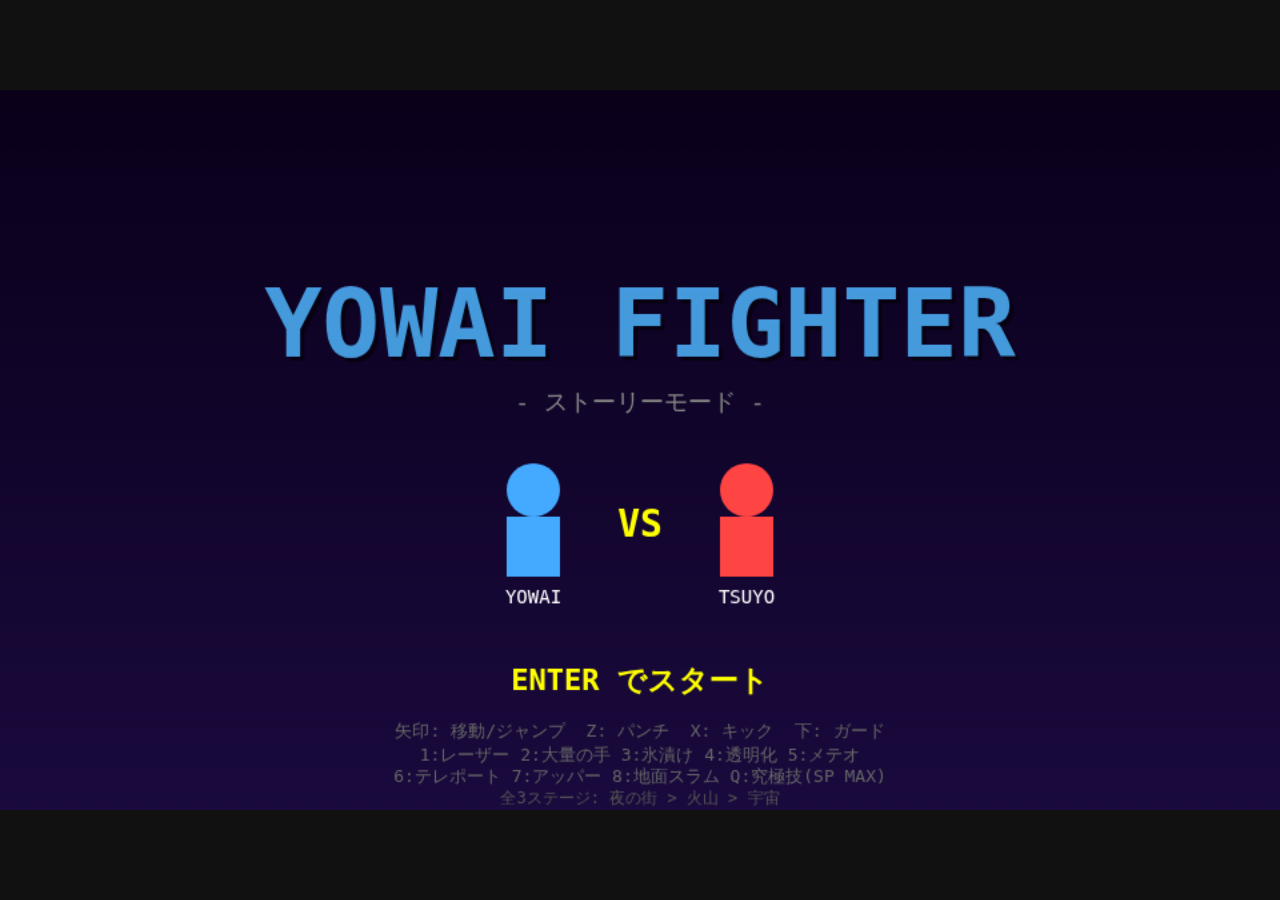
<file: 10-yowai-fighter/index.html>
<!DOCTYPE html>
<html lang="ja">
<head>
<meta charset="UTF-8">
<meta name="viewport" content="width=device-width, initial-scale=1.0">
<title>YOWAI FIGHTER</title>
<style>
* { margin: 0; padding: 0; box-sizing: border-box; }
body { background: #111; overflow: hidden; display: flex; justify-content: center; align-items: center; height: 100vh; }
canvas { display: block; }
</style>
</head>
<body>
<canvas id="game"></canvas>
<script>
'use strict';
const canvas = document.getElementById('game');
const ctx = canvas.getContext('2d');
const W = 960, H = 540;
canvas.width = W;
canvas.height = H;

function resizeCanvas() {
  const scale = Math.min(window.innerWidth / W, window.innerHeight / H);
  canvas.style.width = (W * scale) + 'px';
  canvas.style.height = (H * scale) + 'px';
}
resizeCanvas();
window.addEventListener('resize', resizeCanvas);

// --- Pre-generate window pattern ---
const windowPattern = [];
for (let i = 0; i < 12; i++) {
  const bh = 80 + Math.sin(i * 2.3) * 60;
  const wins = [];
  for (let wy = 0; wy < bh - 15; wy += 18) {
    for (let wx = 8; wx < 60; wx += 18) {
      if (Math.random() > 0.3) wins.push({ wx, wy });
    }
  }
  windowPattern.push({ bh, wins });
}

// --- Audio ---
let audioCtx = null;
function getAudio() {
  if (!audioCtx) {
    try { audioCtx = new (window.AudioContext || window.webkitAudioContext)(); } catch(e) {}
  }
  return audioCtx;
}

function playSound(type) {
  try {
    const ac = getAudio();
    if (!ac || ac.state === 'closed') return;
    if (ac.state === 'suspended') ac.resume();
    const osc = ac.createOscillator();
    const gain = ac.createGain();
    osc.connect(gain);
    gain.connect(ac.destination);
    const now = ac.currentTime;
    switch(type) {
      case 'hit':
        osc.type = 'square';
        osc.frequency.setValueAtTime(200, now);
        osc.frequency.exponentialRampToValueAtTime(80, now + 0.1);
        gain.gain.setValueAtTime(0.3, now);
        gain.gain.exponentialRampToValueAtTime(0.01, now + 0.15);
        osc.start(now); osc.stop(now + 0.15);
        break;
      case 'laser':
        osc.type = 'sawtooth';
        osc.frequency.setValueAtTime(800, now);
        osc.frequency.exponentialRampToValueAtTime(200, now + 0.4);
        gain.gain.setValueAtTime(0.25, now);
        gain.gain.exponentialRampToValueAtTime(0.01, now + 0.4);
        osc.start(now); osc.stop(now + 0.4);
        break;
      case 'freeze':
        osc.type = 'sine';
        osc.frequency.setValueAtTime(1200, now);
        osc.frequency.exponentialRampToValueAtTime(400, now + 0.3);
        gain.gain.setValueAtTime(0.2, now);
        gain.gain.exponentialRampToValueAtTime(0.01, now + 0.3);
        osc.start(now); osc.stop(now + 0.3);
        break;
      case 'hands':
        osc.type = 'triangle';
        osc.frequency.setValueAtTime(300, now);
        osc.frequency.setValueAtTime(500, now + 0.05);
        osc.frequency.setValueAtTime(300, now + 0.1);
        gain.gain.setValueAtTime(0.2, now);
        gain.gain.exponentialRampToValueAtTime(0.01, now + 0.2);
        osc.start(now); osc.stop(now + 0.2);
        break;
      case 'invisible':
        osc.type = 'sine';
        osc.frequency.setValueAtTime(600, now);
        osc.frequency.exponentialRampToValueAtTime(1500, now + 0.3);
        gain.gain.setValueAtTime(0.15, now);
        gain.gain.exponentialRampToValueAtTime(0.01, now + 0.3);
        osc.start(now); osc.stop(now + 0.3);
        break;
      case 'ko':
        osc.type = 'square';
        osc.frequency.setValueAtTime(150, now);
        osc.frequency.exponentialRampToValueAtTime(50, now + 0.6);
        gain.gain.setValueAtTime(0.4, now);
        gain.gain.exponentialRampToValueAtTime(0.01, now + 0.6);
        osc.start(now); osc.stop(now + 0.6);
        break;
      case 'select':
        osc.type = 'square';
        osc.frequency.setValueAtTime(440, now);
        osc.frequency.setValueAtTime(660, now + 0.08);
        gain.gain.setValueAtTime(0.2, now);
        gain.gain.exponentialRampToValueAtTime(0.01, now + 0.15);
        osc.start(now); osc.stop(now + 0.15);
        break;
      case 'round':
        osc.type = 'square';
        osc.frequency.setValueAtTime(330, now);
        osc.frequency.setValueAtTime(440, now + 0.15);
        osc.frequency.setValueAtTime(550, now + 0.3);
        gain.gain.setValueAtTime(0.25, now);
        gain.gain.exponentialRampToValueAtTime(0.01, now + 0.5);
        osc.start(now); osc.stop(now + 0.5);
        break;
      default:
        gain.disconnect();
        return;
    }
  } catch(e) { /* audio error - ignore */ }
}

// --- Input ---
const keys = {};
let justPressed = {};
window.addEventListener('keydown', e => {
  if (!keys[e.key]) justPressed[e.key] = true;
  keys[e.key] = true;
});
window.addEventListener('keyup', e => { keys[e.key] = false; });

// --- Game State ---
const TITLE = 0, FIGHT = 1, ROUND_END = 2, GAME_OVER = 3, STORY = 4, ENDING = 5;
let state = TITLE;
let stageNum = 1; // 1-3 story stages
let roundNum = 1, playerWins = 0, enemyWins = 0;
let storyTimer = 0, storyLine = 0;

// --- Story Data ---
const ENEMIES = [
  { name: 'GORO', color: '#8a5', color2: '#4a3', color3: '#ac7', desc: 'ストリートファイター' },
  { name: 'KAEN', color: '#f80', color2: '#a40', color3: '#fc6', desc: '炎の鬼' },
  { name: 'TSUYO', color: '#f44', color2: '#aa2222', color3: '#ff6666', desc: '最強の王者' },
];

const STORY_SCENES = [
  { // Stage 1
    bg: '#0a0a1a',
    lines: [
      { who: '', text: '強い者だけが支配する世界――' },
      { who: '', text: 'そこに「ヨワイ」と呼ばれた少年がいた。' },
      { who: 'YOWAI', text: '「オレは絶対に証明してみせる。」', color: '#4af' },
      { who: '', text: '最初の敵が、夜の街で待ち構えている――' },
      { who: 'GORO', text: '「ハッ…お前が？オレと戦う？笑わせんな。」', color: '#8a5' },
    ]
  },
  { // Stage 2
    bg: '#1a0500',
    lines: [
      { who: '', text: 'YOWAIは街でGOROを倒した。' },
      { who: '', text: 'しかし、火山にはもっと強い敵が待っている――' },
      { who: 'KAEN', text: '「オレはKAEN。炎から生まれた者だ！」', color: '#f80' },
      { who: 'KAEN', text: '「お前のちっぽけな技は通用しねぇぞ。」', color: '#f80' },
      { who: 'YOWAI', text: '「なら、もっと強く殴るだけだ。」', color: '#4af' },
    ]
  },
  { // Stage 3
    bg: '#050510',
    lines: [
      { who: '', text: '2人の強敵を倒した。残るは、あと1人。' },
      { who: '', text: '星の向こうの闘技場――' },
      { who: '', text: '無敗の王者が、そこにいる。' },
      { who: 'TSUYO', text: '「お前がYOWAIか。」', color: '#f44' },
      { who: 'TSUYO', text: '「本当の名前をもらう資格があるか、見せてみろ。」', color: '#f44' },
      { who: 'YOWAI', text: '「オレの名前はYOWAI。お前の称号、もらいにきた。」', color: '#4af' },
    ]
  },
];

const ENDING_LINES = [
  { who: '', text: 'TSUYOは膝をついた。' },
  { who: 'TSUYO', text: '「…バカな。オレが負けるなんて。」', color: '#f44' },
  { who: 'YOWAI', text: '「弱いってことが、オレに教えてくれたんだ。」', color: '#4af' },
  { who: 'YOWAI', text: '「失うものが何もないとき、全力で戦えるってことを。」', color: '#4af' },
  { who: '', text: 'その日から、誰も彼を「弱い」とは呼ばなくなった。' },
  { who: '', text: '彼の名はYOWAI――絶対にあきらめない者。' },
  { who: '', text: '― 完 ―' },
];
let roundTimer = 99, roundTimerFrame = 0;
let screenShake = 0, roundEndTimer = 0, fightStartTimer = 0;
let hitSparks = [], laserBeams = [], handProjectiles = [], freezeEffects = [];
let meteors = [], groundSlams = [], ultimateBeams = [];
let roundSoundPlayed = false;
let screenFlash = 0, screenFlashColor = '#fff';
let dustPuffs = [], afterImages = [], koExplosions = [];
let groundCracks = [], shockwaves = [], speedLines = [];
let specialDarken = 0;
// Realism
let hitStop = 0; // freeze frames on hit
let slowMo = 0, slowMoRate = 1; // KO slow motion
let camZoom = 1, camZoomTarget = 1, camFocusX = W/2, camFocusY = H/2;
let dmgNums = []; // floating damage numbers
let rainDrops = []; // city rain
let heatLines = []; // volcano heat distortion
let debris = []; // space debris
let delayedHpP = 100, delayedHpE = 100; // white HP bar

// Pre-gen rain & debris
for (let i=0;i<60;i++) rainDrops.push({ x: Math.random()*W, y: Math.random()*H, sp: 4+Math.random()*6, len: 8+Math.random()*12 });
for (let i=0;i<15;i++) debris.push({ x: Math.random()*W, y: Math.random()*(H-100), sz: 2+Math.random()*4, sx: (Math.random()-0.5)*0.5, sy: (Math.random()-0.5)*0.3, rot: Math.random()*Math.PI*2 });

// --- Fighter ---
class Fighter {
  constructor(x, right, isP) {
    this.startX = x;
    this.startRight = right;
    this.isPlayer = isP;
    this.name = isP ? 'YOWAI' : 'TSUYO';
    this.color = isP ? '#4af' : '#f44';
    this.color2 = isP ? '#2266aa' : '#aa2222';
    this.color3 = isP ? '#66bbff' : '#ff6666';
    this.reset();
  }
  reset() {
    this.x = this.startX; this.y = 380;
    this.w = 60; this.h = 90;
    this.vx = 0; this.vy = 0;
    this.hp = 100; this.maxHp = 100;
    this.sp = 0; this.maxSp = 100;
    this.st = 'idle'; this.stTimer = 0;
    this.frozen = false; this.frozenT = 0;
    this.invis = false; this.invisT = 0;
    this.hitCD = 0; this.combo = 0; this.comboT = 0;
    this.grounded = true; this.right = this.startRight;
    this.animF = 0; this.animT = 0;
    this.aiT = 0; this.aiAct = 'idle';
    this.ko = false; this.koT = 0; this.koVx = 0; this.koVy = 0;
    this.koRot = 0; this.koRotSpd = 0; this.koBounce = 0; this.koGround = false;
  }
  get cx() { return this.x + 30; }
  get cy() { return this.y + 45; }
  get hb() { return { x: this.x + 8, y: this.y + 5, w: 44, h: 85 }; }
  get atkBox() {
    if (this.st === 'punch') return { x: this.x + (this.right ? 60 : -30), y: this.y + 20, w: 40, h: 30 };
    if (this.st === 'kick') return { x: this.x + (this.right ? 60 : -40), y: this.y + 40, w: 50, h: 30 };
    return null;
  }
  damage(d, atk) {
    if (this.hitCD > 0) return;
    if (this.st === 'block') d = Math.floor(d * 0.2);
    this.hp = Math.max(0, this.hp - d);
    this.hitCD = 15; this.st = 'hit'; this.stTimer = 12;
    screenShake = d > 10 ? 12 : 6;
    screenFlash = d > 10 ? 6 : 3;
    screenFlashColor = atk.isPlayer ? 'rgba(80,150,255,0.3)' : 'rgba(255,80,80,0.3)';
    atk.sp = Math.min(atk.maxSp, atk.sp + 8);
    atk.combo++; atk.comboT = 60;
    playSound('hit');
    // Hit stop (freeze frames)
    hitStop = d > 10 ? 6 : 3;
    // Damage number
    dmgNums.push({ x: this.cx+(Math.random()-0.5)*20, y: this.cy-20, d: d, life: 40, vy: -3, c: d>10?'#ff0':'#fff' });
    // Sparks
    const sparkCount = d > 10 ? 14 : 7;
    for (let i = 0; i < sparkCount; i++) {
      const ang = (i/sparkCount)*Math.PI*2;
      const spd = 3+Math.random()*7;
      hitSparks.push({ x: this.cx, y: this.cy-10, vx: Math.cos(ang)*spd, vy: Math.sin(ang)*spd, life: 22+Math.random()*12, c: d>10?'#ff0':'#fff', sz: d>10?4:2 });
    }
    // Sweat/impact drops
    for (let i=0;i<4;i++) {
      const ang = atk.right ? Math.PI*0.5+(Math.random()-0.5)*1.5 : Math.PI*1.5+(Math.random()-0.5)*1.5;
      hitSparks.push({ x: this.cx, y: this.cy-5, vx: Math.cos(ang)*(4+Math.random()*4), vy: Math.sin(ang)*3-Math.random()*4, life: 30, c: 'rgba(200,220,255,0.8)', sz: 3 });
    }
    // Ground crack on heavy hit
    if (d > 10) {
      for (let i=0;i<3;i++) {
        const cx = this.cx + (Math.random()-0.5)*30;
        groundCracks.push({ x: cx, len: 20+Math.random()*40, ang: -Math.PI/2+(Math.random()-0.5)*1.5, life: 120 });
      }
      // Camera zoom on heavy hit
      camZoomTarget = 1.08; camFocusX = this.cx; camFocusY = this.cy;
    }
    // KO
    if (this.hp <= 0 && !this.ko) {
      this.ko = true; this.koT = 0;
      // Launch direction: away from attacker
      this.koVx = atk.right ? 6 : -6;
      this.koVy = -8;
      this.koRotSpd = (atk.right ? 1 : -1) * 0.15;
      this.koRot = 0;
      this.koGround = false;
      this.koBounce = 0;
      this.st = 'ko';
      for (let i = 0; i < 40; i++) {
        const ang = (i/40)*Math.PI*2;
        const spd = 2+Math.random()*10;
        koExplosions.push({ x: this.cx, y: this.cy, vx: Math.cos(ang)*spd, vy: Math.sin(ang)*spd-3, life: 50+Math.random()*25, c: ['#ff0','#f80','#f44','#fff','#f0f'][i%5], sz: 3+Math.random()*6 });
      }
      screenShake = 18;
      slowMo = 80; slowMoRate = 0.15;
      camZoomTarget = 1.15; camFocusX = this.cx; camFocusY = this.cy;
    }
  }
  update(opp) {
    // KO animation physics
    if (this.ko) {
      this.koT++;
      if (!this.koGround) {
        this.koVy += 0.5;
        this.x += this.koVx;
        this.y += this.koVy;
        this.koRot += this.koRotSpd;
        // Boundary
        this.x = Math.max(10, Math.min(W-70, this.x));
        // Hit ground
        if (this.y >= 380) {
          this.y = 380;
          this.koBounce++;
          if (this.koBounce < 3) {
            // Bounce
            this.koVy = -this.koVy * 0.4;
            this.koVx *= 0.5;
            this.koRotSpd *= 0.5;
            screenShake = 5;
            // Bounce dust
            for (let i=0;i<4;i++) dustPuffs.push({ x: this.cx+(Math.random()-0.5)*20, y: 470, vx: (Math.random()-0.5)*4, vy: -Math.random()*3, life: 12+Math.random()*8, sz: 4+Math.random()*6 });
            shockwaves.push({ x: this.cx, y: 470, r: 3, maxR: 30, life: 8 });
            playSound('hit');
          } else {
            // Final: lie on ground
            this.koGround = true;
            this.koVy = 0; this.koVx = 0;
            this.koRot = this.koRot > 0 ? Math.PI/2 : -Math.PI/2; // lie flat
            // Big dust cloud
            for (let i=0;i<8;i++) dustPuffs.push({ x: this.cx+(Math.random()-0.5)*40, y: 470, vx: (Math.random()-0.5)*5, vy: -Math.random()*3, life: 20+Math.random()*10, sz: 6+Math.random()*10 });
            screenShake = 8;
          }
        }
      }
      return;
    }
    if (this.frozen) { this.frozenT--; if (this.frozenT <= 0) this.frozen = false; return; }
    if (this.invis) { this.invisT--; if (this.invisT <= 0) this.invis = false; }
    if (this.hitCD > 0) this.hitCD--;
    if (this.comboT > 0) this.comboT--; else this.combo = 0;
    if (this.stTimer > 0) this.stTimer--;
    if (this.stTimer <= 0 && ['punch','kick','hit','laser','hands','freeze','block','uppercut','slam','ultimate'].includes(this.st)) this.st = 'idle';
    if (this.st === 'jump' && this.grounded) this.st = 'idle';
    if (!this.grounded) {
      this.vy += 0.6; this.y += this.vy;
      if (this.y >= 380) {
        this.y = 380; this.vy = 0; this.grounded = true;
        // Landing dust + shockwave
        for (let i = 0; i < 6; i++) dustPuffs.push({ x: this.cx+(Math.random()-0.5)*20, y: 470, vx: (Math.random()-0.5)*3, vy: -Math.random()*2, life: 15+Math.random()*10, sz: 5+Math.random()*8 });
        shockwaves.push({ x: this.cx, y: 470, r: 5, maxR: 60, life: 12 });
      }
    }
    if (['idle','walk','block'].includes(this.st)) this.x += this.vx;
    // Afterimage + speed lines when walking/dashing
    if (this.st === 'walk' && Math.abs(this.vx) > 2) {
      if (this.animT % 3 === 0) afterImages.push({ x: this.x, y: this.y, right: this.right, isP: this.isPlayer, life: 8 });
      if (this.animT % 2 === 0) speedLines.push({ x: this.cx+(this.vx>0?-20:20), y: this.y+20+Math.random()*50, len: 15+Math.random()*25, dir: this.vx>0?-1:1, life: 6 });
    }
    this.x = Math.max(10, Math.min(W - 70, this.x));
    if (['idle','walk'].includes(this.st)) this.right = opp.cx > this.cx;
    this.animT++; if (this.animT >= 8) { this.animT = 0; this.animF = (this.animF + 1) % 4; }
  }
  draw(t) {
    ctx.save();
    ctx.globalAlpha = this.invis ? 0.15 : 1;
    const fx = this.x, fy = this.y;

    // KO state: draw rotated/fallen character
    if (this.ko) {
      ctx.save();
      const kcx = fx + 30, kcy = fy + 45;
      ctx.translate(kcx, kcy);
      ctx.rotate(this.koRot);
      // Flashing when KO'd on ground
      if (this.koGround) {
        ctx.globalAlpha = 0.4 + Math.sin(t/100)*0.3;
      }
      // Simplified body (rotated)
      // Shadow
      ctx.fillStyle = 'rgba(0,0,0,0.3)';
      ctx.beginPath(); ctx.ellipse(0, 45, 30, 6, 0, 0, Math.PI*2); ctx.fill();
      // Legs
      ctx.fillStyle = this.color2;
      ctx.fillRect(-18, 15, 14, 25); ctx.fillRect(4, 15, 14, 25);
      // Torso
      ctx.fillStyle = this.color;
      ctx.fillRect(-22, -20, 44, 36);
      // Head
      ctx.fillStyle = this.color3;
      ctx.beginPath(); ctx.arc(0, -30, 18, 0, Math.PI*2); ctx.fill();
      // X eyes (KO)
      ctx.strokeStyle = '#fff'; ctx.lineWidth = 2;
      ctx.beginPath(); ctx.moveTo(-8,-34); ctx.lineTo(-2,-28); ctx.moveTo(-2,-34); ctx.lineTo(-8,-28); ctx.stroke();
      ctx.beginPath(); ctx.moveTo(2,-34); ctx.lineTo(8,-28); ctx.moveTo(8,-34); ctx.lineTo(2,-28); ctx.stroke();
      // Dizzy mouth
      ctx.strokeStyle = '#fff'; ctx.lineWidth = 1.5;
      ctx.beginPath();
      ctx.moveTo(-6, -22);
      ctx.quadraticCurveTo(-3, -18, 0, -22);
      ctx.quadraticCurveTo(3, -26, 6, -22);
      ctx.stroke();
      // Dizzy stars (when on ground)
      if (this.koGround) {
        for (let i=0;i<3;i++) {
          const sa = t/200 + i*Math.PI*2/3;
          const sr = 25;
          const stx = Math.cos(sa)*sr, sty = -30+Math.sin(sa)*10-10;
          ctx.fillStyle = '#ff0';
          ctx.font = '12px monospace'; ctx.textAlign = 'center';
          ctx.fillText('*', stx, sty);
        }
      }
      // Arms dangling
      ctx.strokeStyle = this.color; ctx.lineWidth = 6; ctx.lineCap = 'round';
      ctx.beginPath();
      ctx.moveTo(-22, -10); ctx.lineTo(-30, 5+Math.sin(t/150)*3);
      ctx.moveTo(22, -10); ctx.lineTo(30, 5-Math.sin(t/150)*3);
      ctx.stroke();
      ctx.restore();
      ctx.restore();
      return;
    }

    const sx = this.st === 'hit' ? (Math.random()-0.5)*6 : 0;
    const hb = this.st === 'idle' ? Math.sin(t/300)*2 : 0;

    // --- Aura (when SP high) ---
    if (this.sp > 50 && !this.frozen) {
      const auraA = (this.sp/100)*0.4;
      const auraR = 40 + Math.sin(t/100)*8;
      const ag = ctx.createRadialGradient(fx+30,fy+40,5, fx+30,fy+40,auraR);
      if (this.isPlayer) {
        ag.addColorStop(0, `rgba(50,150,255,${auraA})`);
        ag.addColorStop(0.5, `rgba(30,100,255,${auraA*0.5})`);
        ag.addColorStop(1, 'rgba(0,50,255,0)');
      } else {
        ag.addColorStop(0, `rgba(255,50,50,${auraA})`);
        ag.addColorStop(0.5, `rgba(200,30,30,${auraA*0.5})`);
        ag.addColorStop(1, 'rgba(150,0,0,0)');
      }
      ctx.fillStyle = ag; ctx.fillRect(fx-20,fy-20,100,120);
      // Aura particles rising
      for (let i=0;i<3;i++) {
        const px = fx+10+Math.random()*40;
        const py = fy+80-((t*2+i*80)%100);
        const pa = Math.max(0,1-((t*2+i*80)%100)/100)*auraA;
        ctx.fillStyle = this.isPlayer ? `rgba(100,180,255,${pa})` : `rgba(255,100,80,${pa})`;
        ctx.beginPath(); ctx.arc(px,py,2+Math.random()*2,0,Math.PI*2); ctx.fill();
      }
    }

    // --- Shadow ---
    ctx.fillStyle = 'rgba(0,0,0,0.4)';
    ctx.beginPath(); ctx.ellipse(fx+30, 380+this.h, 32, 8, 0, 0, Math.PI*2); ctx.fill();

    // --- Boots ---
    const ls = this.st === 'walk' ? Math.sin(this.animF*Math.PI/2)*10 : 0;
    ctx.fillStyle = this.isPlayer ? '#1a4488' : '#881818';
    ctx.fillRect(fx+sx+10, fy+78, 18, 12);
    ctx.fillRect(fx+sx+32+ls, fy+78, 18, 12);

    // --- Legs ---
    ctx.fillStyle = this.color2;
    ctx.fillRect(fx+sx+12, fy+58, 14, 22);
    ctx.fillRect(fx+sx+34+ls, fy+58, 14, 22);

    // --- Torso (with belt) ---
    ctx.fillStyle = this.frozen ? '#88ccff' : this.color;
    ctx.fillRect(fx+sx+8, fy+25, 44, 36);
    // Belt
    ctx.fillStyle = this.isPlayer ? '#224488' : '#882222';
    ctx.fillRect(fx+sx+8, fy+55, 44, 5);
    // Belt buckle
    ctx.fillStyle = '#ff0';
    ctx.fillRect(fx+sx+26, fy+55, 8, 5);
    // Chest emblem
    if (this.isPlayer) {
      ctx.strokeStyle = 'rgba(150,220,255,0.7)'; ctx.lineWidth = 1.5;
      ctx.beginPath(); ctx.moveTo(fx+sx+30,fy+30); ctx.lineTo(fx+sx+25,fy+40); ctx.lineTo(fx+sx+30,fy+37); ctx.lineTo(fx+sx+35,fy+40); ctx.closePath(); ctx.stroke();
    } else {
      ctx.strokeStyle = 'rgba(255,100,100,0.7)'; ctx.lineWidth = 1.5;
      ctx.beginPath(); ctx.arc(fx+sx+30,fy+36,6,0,Math.PI*2); ctx.stroke();
      ctx.beginPath(); ctx.moveTo(fx+sx+30,fy+30); ctx.lineTo(fx+sx+30,fy+42); ctx.moveTo(fx+sx+24,fy+36); ctx.lineTo(fx+sx+36,fy+36); ctx.stroke();
    }

    // --- SP MAX Wings (YOWAI) / Dark Vortex (TSUYO) ---
    if (this.sp >= 80 && !this.frozen) {
      if (this.isPlayer) {
        // Energy wings
        const wf = Math.sin(t/80)*0.3;
        ctx.globalAlpha = (this.invis?0.05:1) * (0.3+Math.sin(t/100)*0.15);
        ctx.fillStyle = 'rgba(80,180,255,0.4)';
        // Left wing
        ctx.beginPath();
        ctx.moveTo(fx+15, fy+30);
        ctx.quadraticCurveTo(fx-30+wf*10, fy+5, fx-45, fy-20+wf*15);
        ctx.quadraticCurveTo(fx-25, fy+10, fx-15, fy+45);
        ctx.closePath(); ctx.fill();
        // Right wing
        ctx.beginPath();
        ctx.moveTo(fx+45, fy+30);
        ctx.quadraticCurveTo(fx+90-wf*10, fy+5, fx+105, fy-20-wf*15);
        ctx.quadraticCurveTo(fx+85, fy+10, fx+75, fy+45);
        ctx.closePath(); ctx.fill();
        // Wing glow edges
        ctx.strokeStyle = 'rgba(150,220,255,0.5)'; ctx.lineWidth = 1;
        ctx.beginPath(); ctx.moveTo(fx+15,fy+30); ctx.quadraticCurveTo(fx-30+wf*10,fy+5,fx-45,fy-20+wf*15); ctx.stroke();
        ctx.beginPath(); ctx.moveTo(fx+45,fy+30); ctx.quadraticCurveTo(fx+90-wf*10,fy+5,fx+105,fy-20-wf*15); ctx.stroke();
        ctx.globalAlpha = this.invis ? 0.15 : 1;
      } else {
        // Dark vortex
        ctx.globalAlpha = (this.invis?0.05:1) * 0.25;
        for (let i=0;i<6;i++) {
          const va = (i/6)*Math.PI*2 + t/200;
          const vr = 45+Math.sin(t/150+i)*10;
          ctx.strokeStyle = `rgba(255,30,30,${0.4-i*0.05})`;
          ctx.lineWidth = 3-i*0.3;
          ctx.beginPath(); ctx.arc(fx+30+Math.cos(va)*vr*0.3, fy+40+Math.sin(va)*vr*0.3, vr, va, va+2); ctx.stroke();
        }
        ctx.globalAlpha = this.invis ? 0.15 : 1;
      }
    }

    // --- Low HP danger aura ---
    if (this.hp <= 25 && this.hp > 0 && !this.frozen) {
      const da = Math.sin(t/60)*0.15+0.2;
      ctx.fillStyle = `rgba(255,0,0,${da})`;
      ctx.beginPath(); ctx.arc(fx+30, fy+40, 50, 0, Math.PI*2); ctx.fill();
    }

    // --- Head ---
    ctx.fillStyle = this.frozen ? '#aaddff' : this.color3;
    ctx.beginPath(); ctx.arc(fx+sx+30, fy+15+hb, 18, 0, Math.PI*2); ctx.fill();

    // --- YOWAI: Spiky hair + Scarf / TSUYO: Flame hair + Horns ---
    if (this.isPlayer) {
      // Spiky hair
      ctx.fillStyle = '#3399ff';
      const spikes = [[-12,-8],[-6,-16],[0,-20],[6,-18],[12,-12],[16,-6]];
      for (const [dx,dy] of spikes) {
        ctx.beginPath();
        ctx.moveTo(fx+sx+30+dx-4, fy+5+hb);
        ctx.lineTo(fx+sx+30+dx, fy+dy+hb-3);
        ctx.lineTo(fx+sx+30+dx+4, fy+5+hb);
        ctx.closePath(); ctx.fill();
      }
      // Hair highlight
      ctx.fillStyle = 'rgba(150,220,255,0.5)';
      ctx.beginPath();
      ctx.moveTo(fx+sx+26, fy+3+hb);
      ctx.lineTo(fx+sx+30, fy-18+hb);
      ctx.lineTo(fx+sx+34, fy+3+hb);
      ctx.closePath(); ctx.fill();
      // Scarf/muffler flowing
      ctx.fillStyle = '#2266cc';
      const scarfWave = Math.sin(t/200)*5;
      ctx.beginPath();
      ctx.moveTo(fx+sx+20, fy+28+hb);
      ctx.quadraticCurveTo(fx+sx+(this.right?5:15), fy+40+hb+scarfWave, fx+sx+(this.right?-5:10), fy+55+hb+scarfWave*1.5);
      ctx.lineTo(fx+sx+(this.right?0:15), fy+55+hb+scarfWave*1.5);
      ctx.quadraticCurveTo(fx+sx+(this.right?10:20), fy+38+hb+scarfWave, fx+sx+25, fy+28+hb);
      ctx.closePath(); ctx.fill();
      // Scarf front
      ctx.fillStyle = '#3388ee';
      ctx.fillRect(fx+sx+18, fy+25+hb, 24, 6);
    } else {
      // Flame hair
      for (let i=0;i<5;i++) {
        const fhx = fx+sx+18+i*7;
        const fhh = 12+Math.sin(t/100+i*1.5)*6;
        const flicker = Math.sin(t/60+i*2)*3;
        ctx.fillStyle = i%2===0 ? `rgba(255,80,20,0.8)` : `rgba(255,180,30,0.6)`;
        ctx.beginPath();
        ctx.moveTo(fhx-4, fy+4+hb);
        ctx.quadraticCurveTo(fhx+flicker, fy-fhh+hb, fhx+4, fy+4+hb);
        ctx.closePath(); ctx.fill();
      }
      // Demon horns
      ctx.fillStyle = '#cc3333';
      ctx.beginPath(); ctx.moveTo(fx+sx+16,fy+5+hb); ctx.lineTo(fx+sx+10,fy-12+hb); ctx.lineTo(fx+sx+22,fy+5+hb); ctx.closePath(); ctx.fill();
      ctx.beginPath(); ctx.moveTo(fx+sx+38,fy+5+hb); ctx.lineTo(fx+sx+50,fy-12+hb); ctx.lineTo(fx+sx+44,fy+5+hb); ctx.closePath(); ctx.fill();
      // Horn tips glow
      ctx.fillStyle = `rgba(255,200,100,${Math.sin(t/200)*0.3+0.5})`;
      ctx.beginPath(); ctx.arc(fx+sx+10,fy-12+hb,3,0,Math.PI*2); ctx.fill();
      ctx.beginPath(); ctx.arc(fx+sx+50,fy-12+hb,3,0,Math.PI*2); ctx.fill();
      // Scar on face
      ctx.strokeStyle = '#aa4444'; ctx.lineWidth = 2;
      ctx.beginPath(); ctx.moveTo(fx+sx+36,fy+6+hb); ctx.lineTo(fx+sx+40,fy+18+hb); ctx.stroke();
    }

    // --- Eyes (glowing) ---
    const ed = this.right ? 4 : -4;
    // Eye glow
    const eyeGlow = this.isPlayer ? 'rgba(100,200,255,0.4)' : 'rgba(255,80,50,0.4)';
    ctx.fillStyle = eyeGlow;
    ctx.beginPath();
    ctx.arc(fx+sx+30+ed-5, fy+12+hb, 7, 0, Math.PI*2);
    ctx.arc(fx+sx+30+ed+5, fy+12+hb, 7, 0, Math.PI*2);
    ctx.fill();
    // Eye whites
    ctx.fillStyle = '#fff';
    ctx.beginPath();
    ctx.arc(fx+sx+30+ed-5, fy+12+hb, 4, 0, Math.PI*2);
    ctx.arc(fx+sx+30+ed+5, fy+12+hb, 4, 0, Math.PI*2);
    ctx.fill();
    // Pupils
    ctx.fillStyle = this.isPlayer ? '#0066ff' : '#ff2200';
    ctx.beginPath();
    ctx.arc(fx+sx+30+ed-4, fy+12+hb, 2.5, 0, Math.PI*2);
    ctx.arc(fx+sx+30+ed+6, fy+12+hb, 2.5, 0, Math.PI*2);
    ctx.fill();
    // Pupil glint
    ctx.fillStyle = '#fff';
    ctx.beginPath();
    ctx.arc(fx+sx+30+ed-3, fy+11+hb, 1, 0, Math.PI*2);
    ctx.arc(fx+sx+30+ed+7, fy+11+hb, 1, 0, Math.PI*2);
    ctx.fill();

    // --- Mouth ---
    ctx.strokeStyle = '#fff'; ctx.lineWidth = 1.5;
    ctx.beginPath();
    if (this.isPlayer) {
      ctx.moveTo(fx+sx+24, fy+22+hb);
      ctx.quadraticCurveTo(fx+sx+30, fy+26+hb+Math.sin(t/200)*2, fx+sx+36, fy+22+hb);
    } else {
      // Grin with fang
      ctx.moveTo(fx+sx+20, fy+21+hb);
      ctx.lineTo(fx+sx+26, fy+24+hb);
      ctx.lineTo(fx+sx+30, fy+22+hb);
      ctx.lineTo(fx+sx+34, fy+24+hb);
      ctx.lineTo(fx+sx+40, fy+21+hb);
    }
    ctx.stroke();
    // TSUYO fang
    if (!this.isPlayer) {
      ctx.fillStyle = '#fff';
      ctx.beginPath(); ctx.moveTo(fx+sx+24,fy+23+hb); ctx.lineTo(fx+sx+26,fy+28+hb); ctx.lineTo(fx+sx+28,fy+23+hb); ctx.closePath(); ctx.fill();
    }

    // --- Arms ---
    const bc = this.frozen ? '#88ccff' : this.color;
    ctx.strokeStyle = bc; ctx.lineWidth = 7; ctx.lineCap = 'round';
    if (this.st === 'punch') {
      const ax = this.right ? fx+80 : fx-25;
      ctx.beginPath(); ctx.moveTo(fx+sx+(this.right?45:15), fy+35); ctx.lineTo(ax+sx, fy+33); ctx.stroke();
      // Fist with power effect
      ctx.fillStyle = '#fff'; ctx.beginPath(); ctx.arc(ax+sx, fy+33, 8, 0, Math.PI*2); ctx.fill();
      // Punch impact lines
      ctx.strokeStyle = this.isPlayer ? 'rgba(100,180,255,0.6)' : 'rgba(255,100,80,0.6)'; ctx.lineWidth = 2;
      for (let i=0;i<3;i++) {
        const la = (i-1)*0.4;
        const ld = this.right?1:-1;
        ctx.beginPath(); ctx.moveTo(ax+sx+ld*10,fy+33+Math.sin(la)*15); ctx.lineTo(ax+sx+ld*25,fy+33+Math.sin(la)*20); ctx.stroke();
      }
    } else if (this.st === 'kick') {
      ctx.beginPath(); ctx.moveTo(fx+sx+15,fy+35); ctx.lineTo(fx+sx+5,fy+50);
      ctx.moveTo(fx+sx+45,fy+35); ctx.lineTo(fx+sx+55,fy+50); ctx.stroke();
      ctx.strokeStyle = this.color2; ctx.lineWidth = 9;
      const kx = this.right ? fx+85 : fx-30;
      ctx.beginPath(); ctx.moveTo(fx+sx+30,fy+65); ctx.lineTo(kx+sx,fy+53); ctx.stroke();
      // Kick arc
      ctx.strokeStyle = this.isPlayer ? 'rgba(100,180,255,0.4)' : 'rgba(255,100,80,0.4)'; ctx.lineWidth = 2;
      ctx.beginPath(); ctx.arc(fx+sx+30,fy+60, 50, this.right?-0.5:Math.PI-0.5, this.right?0.5:Math.PI+0.5); ctx.stroke();
    } else if (this.st === 'block') {
      ctx.beginPath(); ctx.moveTo(fx+sx+15,fy+30); ctx.lineTo(fx+sx+30,fy+18);
      ctx.moveTo(fx+sx+45,fy+30); ctx.lineTo(fx+sx+30,fy+18); ctx.stroke();
      // Shield
      const shieldGlow = Math.sin(t/100)*0.2+0.6;
      ctx.strokeStyle = `rgba(100,200,255,${shieldGlow})`; ctx.lineWidth = 4;
      const sx2 = this.right?fx+55:fx-10;
      ctx.beginPath(); ctx.arc(sx2, fy+40, 28, -1.2, 1.2); ctx.stroke();
      ctx.fillStyle = `rgba(100,200,255,${shieldGlow*0.2})`;
      ctx.beginPath(); ctx.arc(sx2, fy+40, 28, -1.2, 1.2); ctx.fill();
    } else if (this.st === 'laser' || this.st === 'hands' || this.st === 'freeze') {
      // Arms forward charging
      const ax = this.right ? fx+65 : fx-10;
      ctx.beginPath(); ctx.moveTo(fx+sx+20,fy+32); ctx.lineTo(ax+sx,fy+35);
      ctx.moveTo(fx+sx+40,fy+32); ctx.lineTo(ax+sx,fy+35); ctx.stroke();
      // Charge glow
      ctx.fillStyle = this.isPlayer ? `rgba(80,180,255,${Math.sin(t/50)*0.3+0.5})` : `rgba(255,80,50,${Math.sin(t/50)*0.3+0.5})`;
      ctx.beginPath(); ctx.arc(ax+sx,fy+35,10+Math.sin(t/50)*4,0,Math.PI*2); ctx.fill();
    } else {
      const sw = Math.sin(t/400)*3;
      ctx.beginPath(); ctx.moveTo(fx+sx+15,fy+35); ctx.lineTo(fx+sx+3,fy+55+sw);
      ctx.moveTo(fx+sx+45,fy+35); ctx.lineTo(fx+sx+57,fy+55-sw); ctx.stroke();
      // Hands
      ctx.fillStyle = this.color3;
      ctx.beginPath(); ctx.arc(fx+sx+3,fy+55+sw,4,0,Math.PI*2); ctx.fill();
      ctx.beginPath(); ctx.arc(fx+sx+57,fy+55-sw,4,0,Math.PI*2); ctx.fill();
    }

    // --- Frozen overlay ---
    if (this.frozen) {
      ctx.strokeStyle = '#aaddff'; ctx.lineWidth = 3;
      ctx.strokeRect(fx-5, fy-5, 70, 100);
      ctx.fillStyle = 'rgba(200,230,255,0.4)';
      ctx.fillRect(fx-5, fy-5, 70, 100);
      // Ice crystals
      for (let i=0;i<4;i++) {
        const icx = fx+5+i*16, icy = fy+10+((i*17)%60);
        ctx.fillStyle = 'rgba(180,220,255,0.8)';
        ctx.beginPath(); ctx.moveTo(icx,icy-5); ctx.lineTo(icx+4,icy); ctx.lineTo(icx,icy+5); ctx.lineTo(icx-4,icy); ctx.closePath(); ctx.fill();
      }
    }

    // --- Name with glow ---
    if (!this.invis) {
      ctx.globalAlpha = 1;
      ctx.fillStyle = this.isPlayer ? 'rgba(80,150,255,0.6)' : 'rgba(255,80,80,0.6)';
      ctx.font = 'bold 12px monospace'; ctx.textAlign = 'center';
      ctx.fillText(this.name, fx+31, fy-9);
      ctx.fillStyle = '#fff';
      ctx.fillText(this.name, fx+30, fy-10);
    }
    ctx.restore();
  }
}

let P = new Fighter(150, true, true);
let E = new Fighter(700, false, false);

function setupEnemy(stage) {
  const ed = ENEMIES[stage-1];
  E.name = ed.name;
  E.color = ed.color;
  E.color2 = ed.color2;
  E.color3 = ed.color3;
  // Stage 2+ enemies are tougher
  if (stage >= 2) E.maxHp = 110;
  if (stage >= 3) E.maxHp = 130;
  E.hp = E.maxHp;
}

function resetRound() {
  P.reset(); E.reset();
  hitSparks = []; laserBeams = []; handProjectiles = []; freezeEffects = [];
  meteors = []; groundSlams = []; ultimateBeams = [];
  dustPuffs = []; afterImages = []; koExplosions = [];
  groundCracks = []; shockwaves = []; speedLines = []; dmgNums = [];
  screenFlash = 0; specialDarken = 0; hitStop = 0; slowMo = 0; slowMoRate = 1;
  camZoom = 1; camZoomTarget = 1; delayedHpP = 100; delayedHpE = 100;
  roundTimer = 99; roundTimerFrame = 0; roundEndTimer = 0;
  roundSoundPlayed = false;
}

function boxHit(a, b) { return a.x < b.x+b.w && a.x+a.w > b.x && a.y < b.y+b.h && a.y+a.h > b.y; }

// --- Special Moves ---
function fireLaser(f) {
  laserBeams.push({ x: f.right ? f.x+60 : f.x, y: f.y+30, dir: f.right?1:-1, w: 0, maxW: f.right ? W-f.x : f.x+60, life: 25, own: f, hit: false });
}
function fireHands(f) {
  for (let i = 0; i < 12; i++) {
    handProjectiles.push({ x: f.cx, y: f.y+20+Math.random()*40, vx: (f.right?1:-1)*(4+Math.random()*5), vy: (Math.random()-0.5)*4, life: 40, own: f, sz: 10+Math.random()*8 });
  }
}
function fireFreeze(f, tgt) {
  freezeEffects.push({ x: f.cx, y: f.cy, tx: tgt.cx, ty: tgt.cy, p: 0, own: f, tgt: tgt });
}
function fireMeteor(f, tgt) {
  for (let i = 0; i < 5; i++) {
    meteors.push({ x: tgt.cx - 60 + i*30 + (Math.random()-0.5)*40, y: -30-i*25, vy: 5+Math.random()*3, sz: 15+Math.random()*10, own: f, life: 80, hit: false });
  }
}
function doTeleport(f, tgt) {
  // Teleport particles at old position
  for (let i=0;i<10;i++) hitSparks.push({ x: f.cx, y: f.cy, vx: (Math.random()-0.5)*6, vy: (Math.random()-0.5)*6, life: 15, c: f.isPlayer?'#88f':'#f88', sz: 3 });
  // Move behind target
  f.x = tgt.right ? tgt.x + tgt.w + 10 : tgt.x - f.w - 10;
  f.x = Math.max(10, Math.min(W-70, f.x));
  f.right = tgt.cx > f.cx;
  // Appear particles
  for (let i=0;i<10;i++) hitSparks.push({ x: f.cx, y: f.cy, vx: (Math.random()-0.5)*6, vy: (Math.random()-0.5)*6, life: 15, c: f.isPlayer?'#88f':'#f88', sz: 3 });
}
function doUppercut(f, tgt) {
  f.vy = -14; f.grounded = false;
  f.st = 'uppercut'; f.stTimer = 20;
  // Uppercut hitbox handled in checkCombat
}
function doGroundSlam(f) {
  f.st = 'slam'; f.stTimer = 25;
  groundSlams.push({ x: f.cx, y: 470, r: 0, maxR: 200, life: 20, own: f, hit: false });
  screenShake = 10;
  for (let i=0;i<10;i++) dustPuffs.push({ x: f.cx+(Math.random()-0.5)*60, y: 470, vx: (Math.random()-0.5)*8, vy: -2-Math.random()*4, life: 20+Math.random()*10, sz: 6+Math.random()*10 });
}
function doUltimate(f, tgt) {
  f.st = 'ultimate'; f.stTimer = 60;
  ultimateBeams.push({ x: f.cx, y: f.cy, own: f, life: 50, phase: 0 });
  screenShake = 15; specialDarken = 40;
  camZoomTarget = 1.2; camFocusX = (f.cx+tgt.cx)/2; camFocusY = (f.cy+tgt.cy)/2;
}

// --- Player Input ---
function handleInput() {
  if (P.frozen || P.st === 'hit') return;
  P.vx = 0;
  if (!['idle','walk'].includes(P.st)) return;

  if (keys['ArrowLeft'] || keys['a']) { P.vx = -4; P.st = 'walk'; }
  else if (keys['ArrowRight'] || keys['d']) { P.vx = 4; P.st = 'walk'; }
  else { P.st = 'idle'; }

  if ((keys['ArrowUp'] || keys['w']) && P.grounded) { P.vy = -12; P.grounded = false; P.st = 'jump'; }
  if (keys['ArrowDown'] || keys['s']) { P.st = 'block'; P.stTimer = 3; }

  if (justPressed['z']) { P.st = 'punch'; P.stTimer = 10; }
  if (justPressed['x']) { P.st = 'kick'; P.stTimer = 12; }

  if (justPressed['1'] && P.sp >= 25) { P.sp -= 25; P.st = 'laser'; P.stTimer = 30; fireLaser(P); playSound('laser'); specialDarken = 20; camZoomTarget=1.06; camFocusX=P.cx; camFocusY=P.cy; }
  if (justPressed['2'] && P.sp >= 30) { P.sp -= 30; P.st = 'hands'; P.stTimer = 20; fireHands(P); playSound('hands'); specialDarken = 15; camZoomTarget=1.05; camFocusX=P.cx; camFocusY=P.cy; }
  if (justPressed['3'] && P.sp >= 35) { P.sp -= 35; P.st = 'freeze'; P.stTimer = 20; fireFreeze(P, E); playSound('freeze'); specialDarken = 15; camZoomTarget=1.05; camFocusX=P.cx; camFocusY=P.cy; }
  if (justPressed['4'] && P.sp >= 20) { P.sp -= 20; P.invis = true; P.invisT = 180; playSound('invisible'); specialDarken = 10; }
  if (justPressed['5'] && P.sp >= 40) { P.sp -= 40; P.st = 'laser'; P.stTimer = 25; fireMeteor(P, E); playSound('laser'); specialDarken = 20; camZoomTarget=1.05; camFocusX=E.cx; camFocusY=E.cy; }
  if (justPressed['6'] && P.sp >= 15) { P.sp -= 15; doTeleport(P, E); playSound('invisible'); specialDarken = 8; }
  if (justPressed['7'] && P.sp >= 30 && P.grounded) { P.sp -= 30; doUppercut(P, E); playSound('hit'); specialDarken = 12; camZoomTarget=1.06; camFocusX=P.cx; camFocusY=P.cy; }
  if (justPressed['8'] && P.sp >= 35 && P.grounded) { P.sp -= 35; doGroundSlam(P); playSound('freeze'); specialDarken = 15; camZoomTarget=1.06; camFocusX=P.cx; camFocusY=P.cy; }
  if (justPressed['q'] && P.sp >= 100) { P.sp = 0; doUltimate(P, E); playSound('laser'); }
}

// --- Enemy AI ---
function updateAI() {
  if (E.frozen || E.st === 'hit') return;
  E.vx = 0; E.aiT--;
  const dist = Math.abs(E.cx - P.cx);

  if (E.aiT <= 0) {
    E.aiT = 15 + Math.floor(Math.random()*20);
    if (P.invis) { E.aiAct = Math.random()<0.5 ? 'wander' : 'idle'; }
    else if (dist < 80) {
      const r = Math.random();
      if (r<0.3) E.aiAct='punch'; else if (r<0.55) E.aiAct='kick'; else if (r<0.7) E.aiAct='block'; else if (r<0.85) E.aiAct='jump'; else E.aiAct='back';
    } else if (dist < 250) {
      E.aiAct = Math.random()<0.5 ? 'approach' : (E.sp>=25 && Math.random()<0.4 ? 'special' : 'approach');
    } else { E.aiAct = 'approach'; }
  }

  if (!['idle','walk'].includes(E.st)) return;
  switch(E.aiAct) {
    case 'approach': E.vx = P.cx > E.cx ? 3 : -3; E.st = 'walk'; break;
    case 'back': E.vx = P.cx > E.cx ? -4 : 4; E.st = 'walk'; break;
    case 'wander': E.vx = (Math.random()-0.5)*4; E.st = 'walk'; break;
    case 'punch': E.st='punch'; E.stTimer=10; E.aiAct='idle'; break;
    case 'kick': E.st='kick'; E.stTimer=12; E.aiAct='idle'; break;
    case 'block': E.st='block'; E.stTimer=20; break;
    case 'jump': if (E.grounded) { E.vy=-11; E.grounded=false; } E.aiAct='idle'; break;
    case 'special':
      if (E.sp >= 100 && Math.random()<0.15) { E.sp=0; doUltimate(E,P); playSound('laser'); }
      else if (E.sp >= 40 && Math.random()<0.2) { E.sp-=40; E.st='laser'; E.stTimer=25; fireMeteor(E,P); playSound('laser'); specialDarken=20; }
      else if (E.sp >= 35 && Math.random()<0.25) { E.sp-=35; doGroundSlam(E); playSound('freeze'); specialDarken=15; }
      else if (E.sp >= 35 && Math.random()<0.3) { E.sp-=35; E.st='freeze'; E.stTimer=20; fireFreeze(E,P); playSound('freeze'); specialDarken=15; }
      else if (E.sp >= 30 && Math.random()<0.3) { E.sp-=30; doUppercut(E,P); playSound('hit'); specialDarken=12; }
      else if (E.sp >= 30 && Math.random()<0.5) { E.sp-=30; E.st='hands'; E.stTimer=20; fireHands(E); playSound('hands'); specialDarken=15; }
      else if (E.sp >= 25) { E.sp-=25; E.st='laser'; E.stTimer=30; fireLaser(E); playSound('laser'); specialDarken=20; }
      if (E.sp >= 15 && dist < 80 && Math.random()<0.3) { E.sp-=15; doTeleport(E,P); playSound('invisible'); }
      E.aiAct='idle'; break;
    default: E.st='idle';
  }
  E.sp = Math.min(E.maxSp, E.sp + 0.15);
}

// --- Combat ---
function checkCombat() {
  const pa = P.atkBox;
  if (pa && P.stTimer > 5 && (!E.invis || Math.random()<0.2)) {
    if (boxHit(pa, E.hb)) E.damage(P.st==='punch'?8:12, P);
  }
  const ea = E.atkBox;
  if (ea && E.stTimer > 5 && (!P.invis || Math.random()<0.2)) {
    if (boxHit(ea, P.hb)) P.damage(E.st==='punch'?7:10, E);
  }
  // Uppercut hit detection
  [P,E].forEach(f => {
    if (f.st === 'uppercut' && f.stTimer > 10) {
      const tgt = f===P ? E : P;
      const ubox = { x: f.x-5, y: f.y-10, w: 70, h: 60 };
      if ((!tgt.invis || Math.random()<0.2) && boxHit(ubox, tgt.hb)) {
        tgt.damage(20, f);
        tgt.vy = -8; tgt.grounded = false; // launch target up
      }
    }
  });
}

// --- Effects Update ---
function updateFX() {
  hitSparks = hitSparks.filter(s => { s.x+=s.vx; s.y+=s.vy; s.vx*=0.9; s.vy*=0.9; return --s.life > 0; });
  dustPuffs = dustPuffs.filter(d => { d.x+=d.vx; d.y+=d.vy; d.sz*=1.03; return --d.life > 0; });
  afterImages = afterImages.filter(a => --a.life > 0);
  koExplosions = koExplosions.filter(k => { k.x+=k.vx; k.y+=k.vy; k.vy+=0.15; k.vx*=0.98; return --k.life > 0; });
  if (screenFlash > 0) screenFlash--;
  if (specialDarken > 0) specialDarken--;
  if (hitStop > 0) { hitStop--; return; } // freeze everything during hitstop
  if (slowMo > 0) { slowMo--; if (slowMo<=0) slowMoRate=1; }
  // Camera zoom ease back
  camZoom += (camZoomTarget - camZoom) * 0.1;
  camZoomTarget += (1 - camZoomTarget) * 0.05;
  // Delayed HP bars
  delayedHpP += (P.hp - delayedHpP) * 0.05;
  delayedHpE += (E.hp - delayedHpE) * 0.05;
  // Damage numbers
  dmgNums = dmgNums.filter(d => { d.y += d.vy; d.vy += 0.05; return --d.life > 0; });
  groundCracks = groundCracks.filter(c => --c.life > 0);
  shockwaves = shockwaves.filter(s => { s.r += (s.maxR-s.r)*0.3; return --s.life > 0; });
  speedLines = speedLines.filter(s => --s.life > 0);
  // Meteors
  meteors = meteors.filter(m => {
    m.y += m.vy; m.life--;
    if (!m.hit && m.y >= 380) {
      // Impact
      m.hit = true; screenShake = 6;
      for (let i=0;i<6;i++) hitSparks.push({ x: m.x, y: 460, vx: (Math.random()-0.5)*8, vy: -Math.random()*6, life: 18, c: '#f80', sz: 4 });
      shockwaves.push({ x: m.x, y: 470, r: 5, maxR: 50, life: 10 });
      groundCracks.push({ x: m.x, len: 25+Math.random()*30, ang: -Math.PI/2+(Math.random()-0.5)*1, life: 90 });
    }
    if (!m.hit) {
      const tgt = m.own===P ? E : P;
      if ((!tgt.invis || Math.random()<0.3) && boxHit({x:m.x-m.sz/2,y:m.y-m.sz/2,w:m.sz,h:m.sz}, tgt.hb)) {
        tgt.damage(12, m.own); m.hit = true;
      }
    }
    return m.life > 0;
  });
  // Ground slams
  groundSlams = groundSlams.filter(g => {
    g.r += (g.maxR - g.r)*0.2; g.life--;
    if (!g.hit) {
      const tgt = g.own===P ? E : P;
      const dist = Math.abs(tgt.cx - g.x);
      if (dist < g.r && tgt.grounded && (!tgt.invis || Math.random()<0.3)) {
        tgt.damage(15, g.own); g.hit = true;
        tgt.vy = -6; tgt.grounded = false;
      }
    }
    return g.life > 0;
  });
  // Ultimate beams
  ultimateBeams = ultimateBeams.filter(u => {
    u.life--; u.phase += 0.05;
    if (u.phase > 0.3 && u.phase < 1.5) {
      const tgt = u.own===P ? E : P;
      if ((!tgt.invis || Math.random()<0.5) && tgt.hitCD <= 0) {
        tgt.damage(5, u.own); // multi-hit
      }
    }
    return u.life > 0;
  });
  // Rain (city)
  if (stageNum === 1) { for (const r of rainDrops) { r.y += r.sp; if (r.y > H) { r.y = -10; r.x = Math.random()*W; } } }
  // Debris (space)
  if (stageNum === 3) { for (const d of debris) { d.x += d.sx; d.y += d.sy; d.rot += 0.02; if (d.x<-20) d.x=W+20; if (d.x>W+20) d.x=-20; if (d.y<-20) d.y=H-80; if (d.y>H-80) d.y=-20; } }
  laserBeams = laserBeams.filter(l => {
    l.w = Math.min(l.maxW, l.w + 40); l.life--;
    if (!l.hit) {
      const tgt = l.own===P ? E : P;
      if (!tgt.invis || Math.random()<0.3) {
        const lx = l.dir>0 ? l.x : l.x - l.w;
        if (boxHit({x:lx,y:l.y-10,w:l.w,h:20}, tgt.hb)) { tgt.damage(18, l.own); l.hit = true; }
      }
    }
    return l.life > 0;
  });
  handProjectiles = handProjectiles.filter(h => {
    h.x+=h.vx; h.y+=h.vy; h.life--;
    const tgt = h.own===P ? E : P;
    if (!tgt.invis || Math.random()<0.2) {
      if (boxHit({x:h.x-h.sz/2,y:h.y-h.sz/2,w:h.sz,h:h.sz}, tgt.hb)) { tgt.damage(4, h.own); h.life=0; }
    }
    return h.life > 0 && h.x > -20 && h.x < W+20;
  });
  freezeEffects = freezeEffects.filter(f => {
    f.p += 0.06;
    if (f.p >= 1 && f.tgt) {
      if (!f.tgt.invis || Math.random()<0.3) { f.tgt.frozen=true; f.tgt.frozenT=120; f.tgt.damage(8, f.own); }
      f.tgt = null;
    }
    return f.p < 1.2;
  });
}

// --- Pre-generate stage data ---
const stars = [];
for (let i = 0; i < 80; i++) stars.push({ x: Math.random()*W, y: Math.random()*(H-100), sz: Math.random()*2+0.5, sp: Math.random()*0.5+0.2 });
const lavaBlobs = [];
for (let i = 0; i < 10; i++) lavaBlobs.push({ x: Math.random()*W, phase: Math.random()*Math.PI*2, sz: 15+Math.random()*25 });
const rocks = [];
for (let i = 0; i < 8; i++) rocks.push({ x: i*130+Math.random()*40, w: 40+Math.random()*60, h: 20+Math.random()*40 });

// --- Draw ---
function drawBG(t) {
  if (stageNum === 1) drawBG_City();
  else if (stageNum === 2) drawBG_Volcano(t);
  else drawBG_Space(t);
}

function drawBG_City() {
  const grad = ctx.createLinearGradient(0,0,0,H);
  grad.addColorStop(0,'#1a0a2e'); grad.addColorStop(0.5,'#2d1b69'); grad.addColorStop(1,'#0a0a20');
  ctx.fillStyle = grad; ctx.fillRect(0,0,W,H);
  for (let i = 0; i < 12; i++) {
    const bx = i*85 - 10; const bp = windowPattern[i];
    ctx.fillStyle = '#0d0d25';
    ctx.fillRect(bx, H-150-bp.bh, 70, bp.bh+10);
    ctx.fillStyle = 'rgba(255,200,50,0.3)';
    for (const w of bp.wins) ctx.fillRect(bx+w.wx, H-140-bp.bh+w.wy, 8, 10);
  }
  ctx.fillStyle = '#1a1a3a'; ctx.fillRect(0,H-70,W,70);
  ctx.strokeStyle = '#3a3a6a'; ctx.lineWidth = 2;
  ctx.beginPath(); ctx.moveTo(0,H-70); ctx.lineTo(W,H-70); ctx.stroke();
  // Stage name
  ctx.fillStyle = 'rgba(255,255,255,0.15)'; ctx.font = '14px monospace'; ctx.textAlign = 'right';
  ctx.fillText('夜の街', W-15, H-75);
}

function drawBG_Volcano(t) {
  // Sky
  const grad = ctx.createLinearGradient(0,0,0,H);
  grad.addColorStop(0,'#1a0500'); grad.addColorStop(0.4,'#3a1000'); grad.addColorStop(0.7,'#5a1500'); grad.addColorStop(1,'#2a0800');
  ctx.fillStyle = grad; ctx.fillRect(0,0,W,H);
  // Volcano mountain
  ctx.fillStyle = '#2a1005';
  ctx.beginPath(); ctx.moveTo(300,H-70); ctx.lineTo(480,100); ctx.lineTo(660,H-70); ctx.closePath(); ctx.fill();
  // Crater glow
  const glow = Math.sin(t/400)*0.3+0.7;
  ctx.fillStyle = `rgba(255,100,0,${glow*0.6})`;
  ctx.beginPath(); ctx.arc(480, 110, 40, 0, Math.PI*2); ctx.fill();
  ctx.fillStyle = `rgba(255,200,50,${glow*0.4})`;
  ctx.beginPath(); ctx.arc(480, 110, 25, 0, Math.PI*2); ctx.fill();
  // Distant mountains
  ctx.fillStyle = '#1a0803';
  ctx.beginPath(); ctx.moveTo(0,H-70); ctx.lineTo(100,200); ctx.lineTo(250,H-70); ctx.closePath(); ctx.fill();
  ctx.beginPath(); ctx.moveTo(700,H-70); ctx.lineTo(850,180); ctx.lineTo(W,H-70); ctx.closePath(); ctx.fill();
  // Rocks on ground
  ctx.fillStyle = '#3a1a0a';
  for (const r of rocks) ctx.fillRect(r.x, H-70-r.h, r.w, r.h);
  // Lava ground
  ctx.fillStyle = '#1a0a00'; ctx.fillRect(0,H-70,W,70);
  // Lava flow
  for (const lb of lavaBlobs) {
    const ly = H-65 + Math.sin(t/600+lb.phase)*5;
    const lalpha = Math.sin(t/300+lb.phase)*0.3+0.5;
    ctx.fillStyle = `rgba(255,80,0,${lalpha})`;
    ctx.beginPath(); ctx.ellipse(lb.x, ly, lb.sz, 8, 0, 0, Math.PI*2); ctx.fill();
    ctx.fillStyle = `rgba(255,200,50,${lalpha*0.6})`;
    ctx.beginPath(); ctx.ellipse(lb.x, ly, lb.sz*0.5, 4, 0, 0, Math.PI*2); ctx.fill();
  }
  // Lava line
  ctx.strokeStyle = '#ff4400'; ctx.lineWidth = 2;
  ctx.beginPath(); ctx.moveTo(0,H-70); ctx.lineTo(W,H-70); ctx.stroke();
  // Embers floating up
  for (let i = 0; i < 12; i++) {
    const ex = (i*87 + t*0.3) % W;
    const ey = H-80 - ((t*0.5 + i*50) % 200);
    const ea = Math.max(0, 1 - ((t*0.5 + i*50) % 200)/200);
    ctx.fillStyle = `rgba(255,${100+Math.random()*100},0,${ea})`;
    ctx.fillRect(ex, ey, 3, 3);
  }
  ctx.fillStyle = 'rgba(255,255,255,0.15)'; ctx.font = '14px monospace'; ctx.textAlign = 'right';
  ctx.fillText('火山', W-15, H-75);
}

function drawBG_Space(t) {
  // Deep space
  ctx.fillStyle = '#050510'; ctx.fillRect(0,0,W,H);
  // Stars
  for (const s of stars) {
    const twinkle = Math.sin(t/500*s.sp + s.x)*0.4+0.6;
    ctx.fillStyle = `rgba(255,255,255,${twinkle})`;
    ctx.fillRect(s.x, s.y, s.sz, s.sz);
  }
  // Nebula glow
  const ng = ctx.createRadialGradient(200, 150, 10, 200, 150, 180);
  ng.addColorStop(0, 'rgba(100,50,200,0.15)'); ng.addColorStop(1, 'rgba(0,0,0,0)');
  ctx.fillStyle = ng; ctx.fillRect(0,0,W,H);
  const ng2 = ctx.createRadialGradient(750, 100, 10, 750, 100, 120);
  ng2.addColorStop(0, 'rgba(50,100,200,0.1)'); ng2.addColorStop(1, 'rgba(0,0,0,0)');
  ctx.fillStyle = ng2; ctx.fillRect(0,0,W,H);
  // Planet
  const px = 700, py = 120, pr = 50;
  ctx.fillStyle = '#2244aa';
  ctx.beginPath(); ctx.arc(px, py, pr, 0, Math.PI*2); ctx.fill();
  // Planet ring
  ctx.strokeStyle = 'rgba(150,180,255,0.5)'; ctx.lineWidth = 3;
  ctx.beginPath(); ctx.ellipse(px, py, pr+30, 10, 0.3, 0, Math.PI*2); ctx.stroke();
  // Planet highlight
  ctx.fillStyle = 'rgba(100,150,255,0.3)';
  ctx.beginPath(); ctx.arc(px-15, py-15, pr*0.6, 0, Math.PI*2); ctx.fill();
  // Small moon
  ctx.fillStyle = '#888';
  ctx.beginPath(); ctx.arc(180, 80, 15, 0, Math.PI*2); ctx.fill();
  ctx.fillStyle = '#777';
  ctx.beginPath(); ctx.arc(175, 75, 4, 0, Math.PI*2); ctx.fill();
  ctx.beginPath(); ctx.arc(185, 82, 3, 0, Math.PI*2); ctx.fill();
  // Space platform (ground)
  ctx.fillStyle = '#222240'; ctx.fillRect(0,H-70,W,70);
  // Platform detail lines
  ctx.strokeStyle = '#4444aa'; ctx.lineWidth = 1;
  for (let i = 0; i < W; i += 60) {
    ctx.beginPath(); ctx.moveTo(i,H-70); ctx.lineTo(i,H); ctx.stroke();
  }
  ctx.strokeStyle = '#4444aa'; ctx.lineWidth = 2;
  ctx.beginPath(); ctx.moveTo(0,H-70); ctx.lineTo(W,H-70); ctx.stroke();
  // Platform edge glow
  ctx.strokeStyle = 'rgba(100,100,255,0.4)'; ctx.lineWidth = 1;
  ctx.beginPath(); ctx.moveTo(0,H-71); ctx.lineTo(W,H-71); ctx.stroke();
  ctx.fillStyle = 'rgba(255,255,255,0.15)'; ctx.font = '14px monospace'; ctx.textAlign = 'right';
  ctx.fillText('宇宙', W-15, H-75);
}

function drawHUD() {
  const bw = 300, bh = 22, by = 25;
  // Player HP (gradient bar with delayed white bar)
  ctx.fillStyle = '#222'; ctx.fillRect(30,by,bw,bh);
  // Delayed white bar
  const dpw = (delayedHpP/P.maxHp)*bw;
  ctx.fillStyle = 'rgba(255,255,255,0.4)'; ctx.fillRect(30,by,dpw,bh);
  // Current HP
  const pw = (P.hp/P.maxHp)*bw;
  const pg = ctx.createLinearGradient(30,by,30+pw,by);
  pg.addColorStop(0, P.hp<25?'#f44':'#2a8'); pg.addColorStop(1, P.hp<25?'#f88':'#4fc');
  ctx.fillStyle = pg; ctx.fillRect(30,by,pw,bh);
  ctx.fillStyle = 'rgba(255,255,255,0.2)'; ctx.fillRect(30,by,pw,bh/2);
  ctx.strokeStyle = '#aaa'; ctx.lineWidth = 1; ctx.strokeRect(30,by,bw,bh);
  ctx.strokeStyle = '#fff'; ctx.lineWidth = 2; ctx.strokeRect(29,by-1,bw+2,bh+2);
  // Enemy HP
  ctx.fillStyle = '#222'; ctx.fillRect(W-30-bw,by,bw,bh);
  const dew = (delayedHpE/E.maxHp)*bw;
  ctx.fillStyle = 'rgba(255,255,255,0.4)'; ctx.fillRect(W-30-dew,by,dew,bh);
  const ew = (E.hp/E.maxHp)*bw;
  const eg = ctx.createLinearGradient(W-30-ew,by,W-30,by);
  eg.addColorStop(0, E.hp<25?'#f88':'#f86'); eg.addColorStop(1, E.hp<25?'#f44':'#c44');
  ctx.fillStyle = eg; ctx.fillRect(W-30-ew,by,ew,bh);
  ctx.fillStyle = 'rgba(255,255,255,0.2)'; ctx.fillRect(W-30-ew,by,ew,bh/2);
  ctx.strokeStyle = '#aaa'; ctx.lineWidth = 1; ctx.strokeRect(W-30-bw,by,bw,bh);
  ctx.strokeStyle = '#fff'; ctx.lineWidth = 2; ctx.strokeRect(W-31-bw,by-1,bw+2,bh+2);
  // Names
  ctx.fillStyle = '#fff'; ctx.font = 'bold 16px monospace';
  ctx.textAlign = 'left'; ctx.fillText('YOWAI', 30, by-5);
  ctx.textAlign = 'right'; ctx.fillText(ENEMIES[stageNum-1].name, W-30, by-5);
  // SP gauge
  const spy = by+bh+8;
  ctx.fillStyle = '#222'; ctx.fillRect(30,spy,200,8);
  ctx.fillStyle = '#44f'; ctx.fillRect(30,spy,(P.sp/P.maxSp)*200,8);
  ctx.strokeStyle = '#88f'; ctx.lineWidth = 1; ctx.strokeRect(30,spy,200,8);
  ctx.fillStyle = '#aaf'; ctx.font = '10px monospace'; ctx.textAlign = 'left';
  ctx.fillText('SP', 32, spy+7);
  // Timer
  ctx.fillStyle = '#ff0'; ctx.font = 'bold 36px monospace'; ctx.textAlign = 'center';
  ctx.fillText(String(Math.ceil(roundTimer)).padStart(2,'0'), W/2, 50);
  // Round
  ctx.font = '14px monospace'; ctx.fillStyle = '#aaa';
  ctx.fillText('ステージ'+stageNum+' ラウンド'+roundNum, W/2, 70);
  // Wins
  for (let i=0;i<playerWins;i++) { ctx.fillStyle='#ff0'; ctx.beginPath(); ctx.arc(W/2-40-i*20,82,6,0,Math.PI*2); ctx.fill(); }
  for (let i=0;i<enemyWins;i++) { ctx.fillStyle='#ff0'; ctx.beginPath(); ctx.arc(W/2+40+i*20,82,6,0,Math.PI*2); ctx.fill(); }
  // Combo (scaled up with count)
  if (P.combo>=2) {
    const csz = Math.min(48, 20+P.combo*4);
    const csc = Math.sin(Date.now()/80)*2;
    ctx.fillStyle = P.combo>=5 ? '#f0f' : '#ff0';
    ctx.font = `bold ${csz}px monospace`; ctx.textAlign = 'left';
    ctx.fillText(P.combo+' COMBO!', 30, 100+csc);
    if (P.combo>=5) { ctx.fillStyle='rgba(255,0,255,0.3)'; ctx.fillText(P.combo+' COMBO!', 32, 102+csc); }
  }
  if (E.combo>=2) {
    const csz = Math.min(48, 20+E.combo*4);
    const csc = Math.sin(Date.now()/80)*2;
    ctx.fillStyle = E.combo>=5 ? '#f0f' : '#f44';
    ctx.font = `bold ${csz}px monospace`; ctx.textAlign = 'right';
    ctx.fillText(E.combo+' COMBO!', W-30, 100+csc);
  }
  // Controls
  ctx.fillStyle = 'rgba(255,255,255,0.4)'; ctx.font = '11px monospace'; ctx.textAlign = 'left';
  ctx.fillText('[1]レーザー [2]手 [3]氷 [4]透明 [5]メテオ [6]テレポ [7]アッパー [8]スラム [Q]究極技', 30, H-10);
  ctx.fillText('[Z]パンチ [X]キック [下]ガード [矢印]移動 [上]ジャンプ', 30, H-25);
}

function drawAfterImages() {
  for (const a of afterImages) {
    ctx.globalAlpha = a.life / 12;
    ctx.fillStyle = a.isP ? 'rgba(50,120,255,0.3)' : 'rgba(255,60,60,0.3)';
    ctx.fillRect(a.x+10, a.y+25, 40, 40);
    ctx.beginPath(); ctx.arc(a.x+30, a.y+15, 16, 0, Math.PI*2); ctx.fill();
    ctx.fillRect(a.x+12, a.y+58, 14, 22);
    ctx.fillRect(a.x+34, a.y+58, 14, 22);
  }
  ctx.globalAlpha = 1;
}

function drawFX(t) {
  // Afterimages (behind everything)
  drawAfterImages();

  // Lasers (upgraded with wave effect)
  for (const l of laserBeams) {
    const lx = l.dir>0 ? l.x : l.x-l.w;
    // Outer glow
    ctx.fillStyle = l.own===P ? 'rgba(30,80,255,0.2)' : 'rgba(255,30,30,0.2)';
    ctx.fillRect(lx, l.y-20, l.w, 40);
    // Main beam
    ctx.fillStyle = l.own===P ? 'rgba(50,150,255,0.7)' : 'rgba(255,50,50,0.7)';
    for (let wx=0; wx<l.w; wx+=4) {
      const wave = Math.sin((wx+t*3)/20)*4;
      ctx.fillRect(lx+wx, l.y-10+wave, 5, 20);
    }
    // Core
    ctx.fillStyle = 'rgba(255,255,255,0.9)';
    for (let wx=0; wx<l.w; wx+=4) {
      const wave = Math.sin((wx+t*3)/20)*2;
      ctx.fillRect(lx+wx, l.y-2+wave, 5, 4);
    }
    // Tip spark
    const tipX = l.dir>0 ? lx+l.w : lx;
    ctx.fillStyle = '#fff';
    ctx.beginPath(); ctx.arc(tipX, l.y, 8+Math.sin(t/30)*3, 0, Math.PI*2); ctx.fill();
  }

  // Hands (upgraded with trail)
  for (const h of handProjectiles) {
    // Trail
    ctx.fillStyle = h.own===P ? 'rgba(100,180,255,0.2)' : 'rgba(255,100,80,0.2)';
    ctx.beginPath(); ctx.arc(h.x-h.vx*2, h.y-h.vy*2, h.sz/2, 0, Math.PI*2); ctx.fill();
    // Hand glow
    ctx.fillStyle = h.own===P ? 'rgba(100,180,255,0.3)' : 'rgba(255,100,80,0.3)';
    ctx.beginPath(); ctx.arc(h.x, h.y, h.sz*0.8, 0, Math.PI*2); ctx.fill();
    // Hand
    ctx.fillStyle = h.own===P ? '#66bbff' : '#ff6666';
    ctx.beginPath(); ctx.arc(h.x, h.y, h.sz/2, 0, Math.PI*2); ctx.fill();
    // Fingers
    for (let i=0;i<5;i++) {
      const a = -Math.PI/2 + (i-2)*0.35 + (h.vx>0?0:Math.PI);
      const fxx = h.x + Math.cos(a)*(h.sz/2+2);
      const fyy = h.y + Math.sin(a)*(h.sz/2+2);
      ctx.fillRect(fxx-2, fyy-2, 4, 6);
    }
  }

  // Freeze (upgraded with crystal trail)
  for (const f of freezeEffects) {
    const cx = f.x+(f.tx-f.x)*f.p, cy = f.y+(f.ty-f.y)*f.p;
    // Trail
    ctx.strokeStyle = `rgba(100,200,255,${Math.max(0,(1-f.p)*0.5)})`;
    ctx.lineWidth = 2;
    ctx.beginPath(); ctx.moveTo(f.x,f.y); ctx.lineTo(cx,cy); ctx.stroke();
    // Crystals
    ctx.fillStyle = `rgba(100,200,255,${Math.max(0,1-f.p)})`;
    for (let i=0;i<8;i++) {
      const a = (i/8)*Math.PI*2 + f.p*5;
      const r = 15+f.p*25;
      const dx = cx+Math.cos(a)*r, dy = cy+Math.sin(a)*r;
      ctx.beginPath(); ctx.moveTo(dx,dy-8); ctx.lineTo(dx+6,dy); ctx.lineTo(dx,dy+8); ctx.lineTo(dx-6,dy); ctx.closePath(); ctx.fill();
    }
    // Center glow
    ctx.fillStyle = `rgba(200,240,255,${Math.max(0,(1-f.p)*0.6)})`;
    ctx.beginPath(); ctx.arc(cx,cy,10,0,Math.PI*2); ctx.fill();
  }

  // Dust puffs
  for (const d of dustPuffs) {
    ctx.globalAlpha = Math.max(0, d.life/25)*0.5;
    ctx.fillStyle = 'rgba(200,200,180,0.6)';
    ctx.beginPath(); ctx.arc(d.x, d.y, d.sz, 0, Math.PI*2); ctx.fill();
  }
  ctx.globalAlpha = 1;

  // Hit sparks (upgraded)
  for (const s of hitSparks) {
    ctx.globalAlpha = Math.max(0, s.life/20);
    ctx.fillStyle = s.c;
    const sz = s.sz || 3;
    ctx.fillRect(s.x-sz/2,s.y-sz/2,sz,sz);
    // Spark trail
    ctx.fillStyle = s.c;
    ctx.globalAlpha *= 0.4;
    ctx.fillRect(s.x-s.vx-sz/2, s.y-s.vy-sz/2, sz*0.7, sz*0.7);
  }
  ctx.globalAlpha = 1;

  // KO explosions
  for (const k of koExplosions) {
    ctx.globalAlpha = Math.max(0, k.life/50);
    ctx.fillStyle = k.c;
    ctx.beginPath(); ctx.arc(k.x, k.y, k.sz, 0, Math.PI*2); ctx.fill();
    ctx.globalAlpha *= 0.3;
    ctx.beginPath(); ctx.arc(k.x, k.y, k.sz*2, 0, Math.PI*2); ctx.fill();
  }
  ctx.globalAlpha = 1;

  // Ground cracks
  for (const c of groundCracks) {
    ctx.globalAlpha = Math.min(1, c.life/60)*0.7;
    ctx.strokeStyle = '#ff8800'; ctx.lineWidth = 2;
    ctx.beginPath(); ctx.moveTo(c.x, 470);
    const ex = c.x + Math.cos(c.ang)*c.len;
    const ey = 470 + Math.sin(c.ang)*c.len;
    ctx.lineTo(ex, ey);
    // Branch
    ctx.moveTo(c.x + Math.cos(c.ang)*c.len*0.5, 470+Math.sin(c.ang)*c.len*0.5);
    ctx.lineTo(c.x + Math.cos(c.ang+0.5)*c.len*0.4, 470+Math.sin(c.ang+0.5)*c.len*0.4);
    ctx.stroke();
  }
  ctx.globalAlpha = 1;

  // Shockwaves
  for (const s of shockwaves) {
    ctx.globalAlpha = s.life/12*0.6;
    ctx.strokeStyle = '#fff'; ctx.lineWidth = 2;
    ctx.beginPath(); ctx.ellipse(s.x, s.y, s.r, s.r*0.3, 0, 0, Math.PI*2); ctx.stroke();
  }
  ctx.globalAlpha = 1;

  // Speed lines
  for (const s of speedLines) {
    ctx.globalAlpha = s.life/6*0.4;
    ctx.strokeStyle = '#fff'; ctx.lineWidth = 1;
    ctx.beginPath(); ctx.moveTo(s.x, s.y); ctx.lineTo(s.x + s.dir*s.len, s.y); ctx.stroke();
  }
  ctx.globalAlpha = 1;

  // Screen flash
  if (screenFlash > 0) {
    ctx.fillStyle = screenFlashColor;
    ctx.fillRect(0,0,W,H);
  }

  // Meteors
  for (const m of meteors) {
    if (m.hit) continue;
    ctx.fillStyle = m.own===P ? 'rgba(80,150,255,0.3)' : 'rgba(255,80,50,0.3)';
    ctx.beginPath(); ctx.arc(m.x, m.y-m.vy*3, m.sz*0.6, 0, Math.PI*2); ctx.fill();
    const mg = ctx.createRadialGradient(m.x,m.y,2, m.x,m.y,m.sz);
    mg.addColorStop(0,'#fff'); mg.addColorStop(0.3, m.own===P?'#4af':'#f44'); mg.addColorStop(1, m.own===P?'rgba(50,100,255,0)':'rgba(255,50,0,0)');
    ctx.fillStyle = mg;
    ctx.beginPath(); ctx.arc(m.x, m.y, m.sz, 0, Math.PI*2); ctx.fill();
    ctx.fillStyle = m.own===P ? 'rgba(100,180,255,0.5)' : 'rgba(255,150,50,0.5)';
    for (let i=1;i<4;i++) { ctx.beginPath(); ctx.arc(m.x+(Math.random()-0.5)*6, m.y-m.vy*i*1.5, m.sz*(1-i*0.2), 0, Math.PI*2); ctx.fill(); }
  }
  // Ground slam waves
  for (const g of groundSlams) {
    ctx.globalAlpha = g.life/20*0.6;
    ctx.strokeStyle = g.own===P ? '#4af' : '#f44'; ctx.lineWidth = 4;
    ctx.beginPath(); ctx.ellipse(g.x, g.y, g.r, g.r*0.2, 0, 0, Math.PI*2); ctx.stroke();
    ctx.strokeStyle = '#fff'; ctx.lineWidth = 2;
    ctx.beginPath(); ctx.ellipse(g.x, g.y, g.r*0.7, g.r*0.14, 0, 0, Math.PI*2); ctx.stroke();
  }
  ctx.globalAlpha = 1;
  // Ultimate beams
  for (const u of ultimateBeams) {
    const isP = u.own===P;
    ctx.globalAlpha = Math.min(1, u.life/15)*0.8;
    if (u.phase > 0.2) {
      const pw = 80+Math.sin(u.phase*10)*20;
      const ug = ctx.createLinearGradient(u.x-pw/2,0,u.x+pw/2,0);
      ug.addColorStop(0,'rgba(0,0,0,0)');
      ug.addColorStop(0.3, isP?'rgba(50,100,255,0.6)':'rgba(255,50,30,0.6)');
      ug.addColorStop(0.5,'rgba(255,255,255,0.8)');
      ug.addColorStop(0.7, isP?'rgba(50,100,255,0.6)':'rgba(255,50,30,0.6)');
      ug.addColorStop(1,'rgba(0,0,0,0)');
      ctx.fillStyle = ug; ctx.fillRect(u.x-pw/2,0,pw,H);
      for (let i=0;i<6;i++) {
        const wr = u.phase*200+i*60;
        ctx.strokeStyle = isP?`rgba(80,150,255,${Math.max(0,0.3-wr/600)})`:`rgba(255,80,50,${Math.max(0,0.3-wr/600)})`;
        ctx.lineWidth = 3; ctx.beginPath(); ctx.arc(u.x,u.y,wr,0,Math.PI*2); ctx.stroke();
      }
    }
    ctx.fillStyle = '#fff';
    ctx.beginPath(); ctx.arc(u.x,u.y,15+Math.sin(u.phase*8)*5,0,Math.PI*2); ctx.fill();
  }
  ctx.globalAlpha = 1;

  // Damage numbers
  for (const d of dmgNums) {
    ctx.globalAlpha = Math.min(1, d.life/15);
    const sz = d.d > 10 ? 28 : 20;
    ctx.font = `bold ${sz}px monospace`;
    ctx.textAlign = 'center';
    ctx.fillStyle = '#000';
    ctx.fillText(d.d, d.x+1, d.y+1);
    ctx.fillStyle = d.c;
    ctx.fillText(d.d, d.x, d.y);
  }
  ctx.globalAlpha = 1;

  // Special darken
  if (specialDarken > 0) {
    ctx.fillStyle = `rgba(0,0,0,${specialDarken/20*0.4})`;
    ctx.fillRect(0,0,W,H);
  }
}

// --- Environment FX ---
function drawEnvFX(t) {
  const stg = stageNum;
  if (stg === 1) {
    // Rain
    ctx.strokeStyle = 'rgba(150,180,220,0.3)'; ctx.lineWidth = 1;
    for (const r of rainDrops) {
      ctx.beginPath(); ctx.moveTo(r.x, r.y); ctx.lineTo(r.x-2, r.y+r.len); ctx.stroke();
    }
    // Puddle reflections on ground
    ctx.fillStyle = 'rgba(100,120,180,0.08)';
    for (let i=0;i<8;i++) {
      ctx.beginPath(); ctx.ellipse(60+i*120, H-55+Math.sin(t/500+i)*3, 40, 4, 0, 0, Math.PI*2); ctx.fill();
    }
  } else if (stg === 2) {
    // Heat distortion (wavy lines)
    ctx.strokeStyle = 'rgba(255,150,50,0.08)'; ctx.lineWidth = 2;
    for (let i=0;i<5;i++) {
      const hy = 200+i*40;
      ctx.beginPath();
      for (let x=0;x<W;x+=10) {
        const y = hy + Math.sin((x+t*2+i*100)/40)*8;
        x===0 ? ctx.moveTo(x,y) : ctx.lineTo(x,y);
      }
      ctx.stroke();
    }
  } else {
    // Floating debris
    ctx.fillStyle = 'rgba(150,150,180,0.5)';
    for (const d of debris) {
      ctx.save();
      ctx.translate(d.x, d.y);
      ctx.rotate(d.rot);
      ctx.fillRect(-d.sz/2, -d.sz/2, d.sz, d.sz);
      ctx.restore();
    }
  }
}

// --- Scanlines (CRT effect) ---
function drawScanlines() {
  ctx.fillStyle = 'rgba(0,0,0,0.06)';
  for (let y=0;y<H;y+=3) ctx.fillRect(0,y,W,1);
  // Vignette
  const vg = ctx.createRadialGradient(W/2,H/2,W*0.35, W/2,H/2,W*0.7);
  vg.addColorStop(0,'rgba(0,0,0,0)'); vg.addColorStop(1,'rgba(0,0,0,0.3)');
  ctx.fillStyle = vg; ctx.fillRect(0,0,W,H);
}

// --- Victory Pose ---
function drawVictoryPose(t) {
  const winner = E.ko ? P : (P.ko ? E : null);
  if (!winner) return;
  const loser = winner === P ? E : P;
  // Only show after loser hits ground
  if (!loser.koGround) return;

  const wx = winner.cx, wy = winner.y;
  ctx.save();

  // Victory aura burst
  const auraR = 50 + Math.sin(t/80)*10;
  const ag = ctx.createRadialGradient(wx, wy+20, 5, wx, wy+20, auraR);
  if (winner.isPlayer) {
    ag.addColorStop(0, 'rgba(80,180,255,0.5)');
    ag.addColorStop(1, 'rgba(50,100,255,0)');
  } else {
    ag.addColorStop(0, 'rgba(255,80,50,0.5)');
    ag.addColorStop(1, 'rgba(200,30,0,0)');
  }
  ctx.fillStyle = ag;
  ctx.fillRect(wx-auraR, wy-auraR+20, auraR*2, auraR*2);

  // Rising energy particles
  for (let i=0;i<8;i++) {
    const px = wx-20+((i*13+t*1.5)%40);
    const py = wy+60-((t*1.5+i*25)%80);
    const pa = Math.max(0, 1-((t*1.5+i*25)%80)/80)*0.6;
    ctx.fillStyle = winner.isPlayer ? `rgba(100,200,255,${pa})` : `rgba(255,120,80,${pa})`;
    ctx.beginPath(); ctx.arc(px, py, 3, 0, Math.PI*2); ctx.fill();
  }

  // "K.O.!" text with dramatic effect
  const koAge = loser.koT;
  if (koAge > 10 && koAge < 120) {
    const scale = Math.min(1.5, 0.5 + koAge/30);
    const alpha = koAge < 80 ? 1 : Math.max(0, 1-(koAge-80)/40);
    ctx.globalAlpha = alpha;
    ctx.textAlign = 'center';
    ctx.font = `bold ${Math.floor(60*scale)}px monospace`;
    // Shadow
    ctx.fillStyle = 'rgba(0,0,0,0.5)';
    ctx.fillText('K.O.!', W/2+3, H/2-40+3);
    // Main text with color
    ctx.fillStyle = winner.isPlayer ? '#4af' : '#f44';
    ctx.fillText('K.O.!', W/2, H/2-40);
    ctx.globalAlpha = 1;
  }

  ctx.restore();
}

// --- Screens ---
function drawTitle(t) {
  const grad = ctx.createLinearGradient(0,0,0,H);
  grad.addColorStop(0,'#0a001a'); grad.addColorStop(1,'#1a0a3e');
  ctx.fillStyle = grad; ctx.fillRect(0,0,W,H);
  ctx.textAlign = 'center';
  // Title
  const pulse = Math.sin(t/300)*0.3+0.7;
  ctx.fillStyle = 'rgba(0,0,0,0.5)'; ctx.font = 'bold 72px monospace';
  ctx.fillText('YOWAI FIGHTER', W/2+3, 203);
  ctx.fillStyle = `rgba(80,180,255,${pulse})`;
  ctx.fillText('YOWAI FIGHTER', W/2, 200);
  ctx.fillStyle = '#888'; ctx.font = '18px monospace';
  ctx.fillText('- ストーリーモード -', W/2, 240);
  // Chars
  ctx.fillStyle='#4af'; ctx.beginPath(); ctx.arc(W/2-80,300,20,0,Math.PI*2); ctx.fill();
  ctx.fillRect(W/2-100,320,40,45);
  ctx.fillStyle='#fff'; ctx.font='14px monospace'; ctx.fillText('YOWAI',W/2-80,385);
  ctx.fillStyle='#ff0'; ctx.font='bold 28px monospace'; ctx.fillText('VS',W/2,335);
  ctx.fillStyle='#f44'; ctx.beginPath(); ctx.arc(W/2+80,300,20,0,Math.PI*2); ctx.fill();
  ctx.fillRect(W/2+60,320,40,45);
  ctx.fillStyle='#fff'; ctx.font='14px monospace'; ctx.fillText('TSUYO',W/2+80,385);
  // Blink
  if (Math.sin(t/500)>0) { ctx.fillStyle='#ff0'; ctx.font='bold 22px monospace'; ctx.fillText('ENTER でスタート',W/2,450); }
  ctx.fillStyle='#666'; ctx.font='13px monospace';
  ctx.fillText('矢印: 移動/ジャンプ  Z: パンチ  X: キック  下: ガード',W/2,485);
  ctx.fillText('1:レーザー 2:大量の手 3:氷漬け 4:透明化 5:メテオ',W/2,503);
  ctx.fillText('6:テレポート 7:アッパー 8:地面スラム Q:究極技(SP MAX)',W/2,519);
  ctx.fillStyle='#555'; ctx.font='12px monospace';
  ctx.fillText('全3ステージ: 夜の街 > 火山 > 宇宙',W/2,535);
}

function drawStory(t) {
  const isEnding = state === ENDING;
  const scene = isEnding ? { bg: '#050510', lines: ENDING_LINES } : STORY_SCENES[stageNum-1];
  // Background
  ctx.fillStyle = scene.bg; ctx.fillRect(0,0,W,H);

  // Animated particles
  for (let i=0;i<20;i++) {
    const px = (i*51+t*0.2)%W;
    const py = (i*37+t*0.15)%H;
    const pa = 0.1+Math.sin(t/500+i)*0.1;
    ctx.fillStyle = `rgba(255,255,255,${pa})`;
    ctx.beginPath(); ctx.arc(px,py,1.5,0,Math.PI*2); ctx.fill();
  }

  // Show lines up to current storyLine
  const lines = scene.lines;
  const maxShow = Math.min(storyLine+1, lines.length);

  for (let i=0; i<maxShow; i++) {
    const ln = lines[i];
    const ly = 120 + i*55;
    const alpha = i < storyLine ? 0.6 : Math.min(1, storyTimer/30);

    ctx.globalAlpha = alpha;
    if (ln.who) {
      // Character speaking
      ctx.fillStyle = ln.color || '#fff';
      ctx.font = 'bold 16px monospace'; ctx.textAlign = 'left';
      ctx.fillText(ln.who + ':', 120, ly);
      ctx.fillStyle = '#fff';
      ctx.font = '18px monospace';
      ctx.fillText(ln.text, 120, ly+22);
    } else {
      // Narration
      ctx.fillStyle = '#bbb';
      ctx.font = 'italic 18px monospace'; ctx.textAlign = 'center';
      ctx.fillText(ln.text, W/2, ly+10);
    }
  }
  ctx.globalAlpha = 1;

  // Stage title (not on ending)
  if (!isEnding && storyLine === 0) {
    const ed = ENEMIES[stageNum-1];
    ctx.fillStyle = '#ff0'; ctx.font = 'bold 24px monospace'; ctx.textAlign = 'center';
    ctx.fillText('ステージ '+stageNum, W/2, 60);
    ctx.fillStyle = '#aaa'; ctx.font = '16px monospace';
    ctx.fillText('VS  '+ed.name+' ― '+ed.desc, W/2, 85);
  }

  if (isEnding && storyLine >= lines.length-1 && storyTimer > 30) {
    // Credits
    ctx.fillStyle = '#555'; ctx.font = '14px monospace'; ctx.textAlign = 'center';
    ctx.fillText('YOWAI FIGHTER ― こうし作', W/2, H-60);
  }

  // Prompt
  const atEnd = storyLine >= lines.length-1 && storyTimer > 20;
  if (Math.sin(t/400)>0) {
    ctx.fillStyle = '#ff0'; ctx.font = '16px monospace'; ctx.textAlign = 'center';
    ctx.fillText(atEnd ? 'ENTER でつぎへ' : 'ENTER でつぎ', W/2, H-25);
  }
}

function drawOverlay(t) {
  ctx.fillStyle = 'rgba(0,0,0,0.6)'; ctx.fillRect(0,0,W,H);
  ctx.textAlign = 'center';
  const eName = ENEMIES[stageNum-1].name;
  if (state === GAME_OVER) {
    const won = playerWins>=2;
    const w = won ? 'YOWAI' : eName;
    ctx.fillStyle = won ? '#4af' : '#f44';
    ctx.font = 'bold 60px monospace'; ctx.fillText(w+' の勝ち!', W/2, 200);
    if (won) {
      if (stageNum < 3) {
        ctx.fillStyle='#ff0'; ctx.font='24px monospace';
        ctx.fillText('ステージ '+stageNum+' クリア!',W/2,260);
        if (Math.sin(t/500)>0) { ctx.fillStyle='#fff'; ctx.font='20px monospace'; ctx.fillText('ENTER で次のステージへ',W/2,340); }
      } else {
        ctx.fillStyle='#ff0'; ctx.font='24px monospace';
        ctx.fillText('全ステージ クリア!',W/2,260);
        if (Math.sin(t/500)>0) { ctx.fillStyle='#fff'; ctx.font='20px monospace'; ctx.fillText('ENTER でエンディングへ',W/2,340); }
      }
    } else {
      ctx.fillStyle='#aaa'; ctx.font='20px monospace';
      ctx.fillText('ステージ '+stageNum+' 失敗…',W/2,260);
      if (Math.sin(t/500)>0) { ctx.fillStyle='#fff'; ctx.font='20px monospace'; ctx.fillText('ENTER でリトライ',W/2,340); }
    }
  } else {
    const w = P.hp<=0?eName:(E.hp<=0?'YOWAI':'TIME');
    ctx.fillStyle='#ff0'; ctx.font='bold 48px monospace';
    if (w==='TIME') {
      ctx.fillText('タイムアップ!',W/2,220);
      ctx.font='28px monospace';
      ctx.fillText((P.hp>E.hp?'YOWAI':eName)+' の勝ち',W/2,280);
    } else {
      ctx.fillText('K.O.!',W/2,220);
      ctx.font='28px monospace'; ctx.fillStyle=w==='YOWAI'?'#4af':'#f44';
      ctx.fillText(w+' の勝ち',W/2,280);
    }
    ctx.fillStyle='#aaa'; ctx.font='18px monospace';
    ctx.fillText('ステージ '+stageNum+' ― ラウンド '+roundNum,W/2,330);
    ctx.fillText('YOWAI: '+playerWins+'  -  '+eName+': '+enemyWins,W/2,360);
    if (Math.sin(t/500)>0) { ctx.fillStyle='#fff'; ctx.font='20px monospace'; ctx.fillText('ENTER で次のラウンドへ',W/2,420); }
  }
}

// --- Main Loop ---
function loop(t) {
  // Slow motion: skip frames
  if (slowMo > 0 && slowMoRate < 1) {
    if (Math.random() > slowMoRate) { justPressed = {}; requestAnimationFrame(loop); return; }
  }

  ctx.clearRect(0,0,W,H);
  ctx.save();

  // Camera zoom
  if (camZoom !== 1) {
    const zx = camFocusX, zy = camFocusY;
    ctx.translate(zx, zy);
    ctx.scale(camZoom, camZoom);
    ctx.translate(-zx, -zy);
  }

  // Screen shake
  if (screenShake > 0) {
    ctx.translate((Math.random()-0.5)*screenShake*2, (Math.random()-0.5)*screenShake*2);
    screenShake *= 0.85; if (screenShake < 0.5) screenShake = 0;
  }

  switch(state) {
    case TITLE:
      drawTitle(t);
      if (justPressed['Enter']) {
        stageNum = 1; storyLine = 0; storyTimer = 0;
        state = STORY; playSound('select');
      }
      break;

    case STORY:
      drawStory(t);
      storyTimer++;
      if (justPressed['Enter']) {
        const lines = STORY_SCENES[stageNum-1].lines;
        if (storyLine < lines.length-1) {
          storyLine++; storyTimer = 0; playSound('select');
        } else {
          // Start fight
          state = FIGHT; fightStartTimer = 90;
          roundNum = 1; playerWins = 0; enemyWins = 0;
          P = new Fighter(150, true, true);
          E = new Fighter(700, false, false);
          setupEnemy(stageNum);
          resetRound(); playSound('round');
        }
      }
      break;

    case ENDING:
      drawStory(t);
      storyTimer++;
      if (justPressed['Enter']) {
        if (storyLine < ENDING_LINES.length-1) {
          storyLine++; storyTimer = 0; playSound('select');
        } else {
          state = TITLE; playSound('select');
        }
      }
      break;

    case FIGHT:
      drawBG(t);
      drawEnvFX(t);
      if (fightStartTimer > 0) {
        fightStartTimer--;
        P.draw(t); E.draw(t); drawHUD();
        ctx.textAlign='center'; ctx.fillStyle='#ff0'; ctx.font='bold 48px monospace';
        if (fightStartTimer > 50) {
          const snames = ['夜の街','火山','宇宙'];
          ctx.fillText('ステージ '+stageNum+' ― ラウンド '+roundNum, W/2, H/2-30);
          ctx.font='22px monospace'; ctx.fillStyle='#aaa';
          ctx.fillText(snames[stageNum-1], W/2, H/2);
          ctx.font='18px monospace'; ctx.fillStyle=ENEMIES[stageNum-1].color;
          ctx.fillText('VS '+ENEMIES[stageNum-1].name+' ('+ENEMIES[stageNum-1].desc+')', W/2, H/2+25);
        }
        else if (fightStartTimer > 10) {
          ctx.fillText('ファイト!', W/2, H/2-20);
          if (!roundSoundPlayed) { playSound('round'); roundSoundPlayed = true; }
        }
      } else {
        const isKO = P.ko || E.ko;
        if (!isKO) { handleInput(); updateAI(); }
        P.update(E); E.update(P);
        if (!isKO) checkCombat();
        updateFX();
        if (!isKO) {
          P.sp = Math.min(P.maxSp, P.sp + 0.1);
          roundTimerFrame++;
          if (roundTimerFrame >= 60) { roundTimerFrame = 0; roundTimer = Math.max(0, roundTimer-1); }
        }
        P.draw(t); E.draw(t); drawFX(t);
        // Winner victory pose
        if (isKO) drawVictoryPose(t);
        drawHUD();
        // Round end check
        if (P.hp <= 0 || E.hp <= 0 || roundTimer <= 0) {
          if (roundEndTimer === 0) playSound('ko');
          roundEndTimer++;
          // Wait for KO animation to finish (bounces + lying down)
          const koer = P.ko ? P : (E.ko ? E : null);
          const koReady = !koer || (koer.koGround && koer.koT > 30);
          if (roundEndTimer > 90 && koReady) {
            if (P.hp <= 0) enemyWins++;
            else if (E.hp <= 0) playerWins++;
            else { if (P.hp >= E.hp) playerWins++; else enemyWins++; }
            state = (playerWins>=2||enemyWins>=2) ? GAME_OVER : ROUND_END;
          }
        }
      }
      break;

    case ROUND_END:
      drawBG(t); drawEnvFX(t); P.draw(t); E.draw(t); drawFX(t); drawHUD(); drawOverlay(t);
      if (justPressed['Enter']) {
        roundNum++; resetRound(); fightStartTimer=90; state=FIGHT; playSound('select');
      }
      break;

    case GAME_OVER:
      drawBG(t); drawEnvFX(t); P.draw(t); E.draw(t); drawHUD(); drawOverlay(t);
      if (justPressed['Enter']) {
        if (playerWins >= 2) {
          // Won this stage
          if (stageNum < 3) {
            // Next stage story
            stageNum++;
            storyLine = 0; storyTimer = 0;
            state = STORY; playSound('select');
          } else {
            // Beat final boss -> ending
            storyLine = 0; storyTimer = 0;
            state = ENDING; playSound('round');
          }
        } else {
          // Lost -> retry same stage
          storyLine = 0; storyTimer = 0;
          state = STORY; playSound('select');
        }
      }
      break;
  }

  ctx.restore();

  // Scanlines & vignette (drawn outside camera transform)
  if (state !== TITLE) drawScanlines();

  justPressed = {};
  requestAnimationFrame(loop);
}

requestAnimationFrame(loop);
</script>
</body>
</html>
</file>
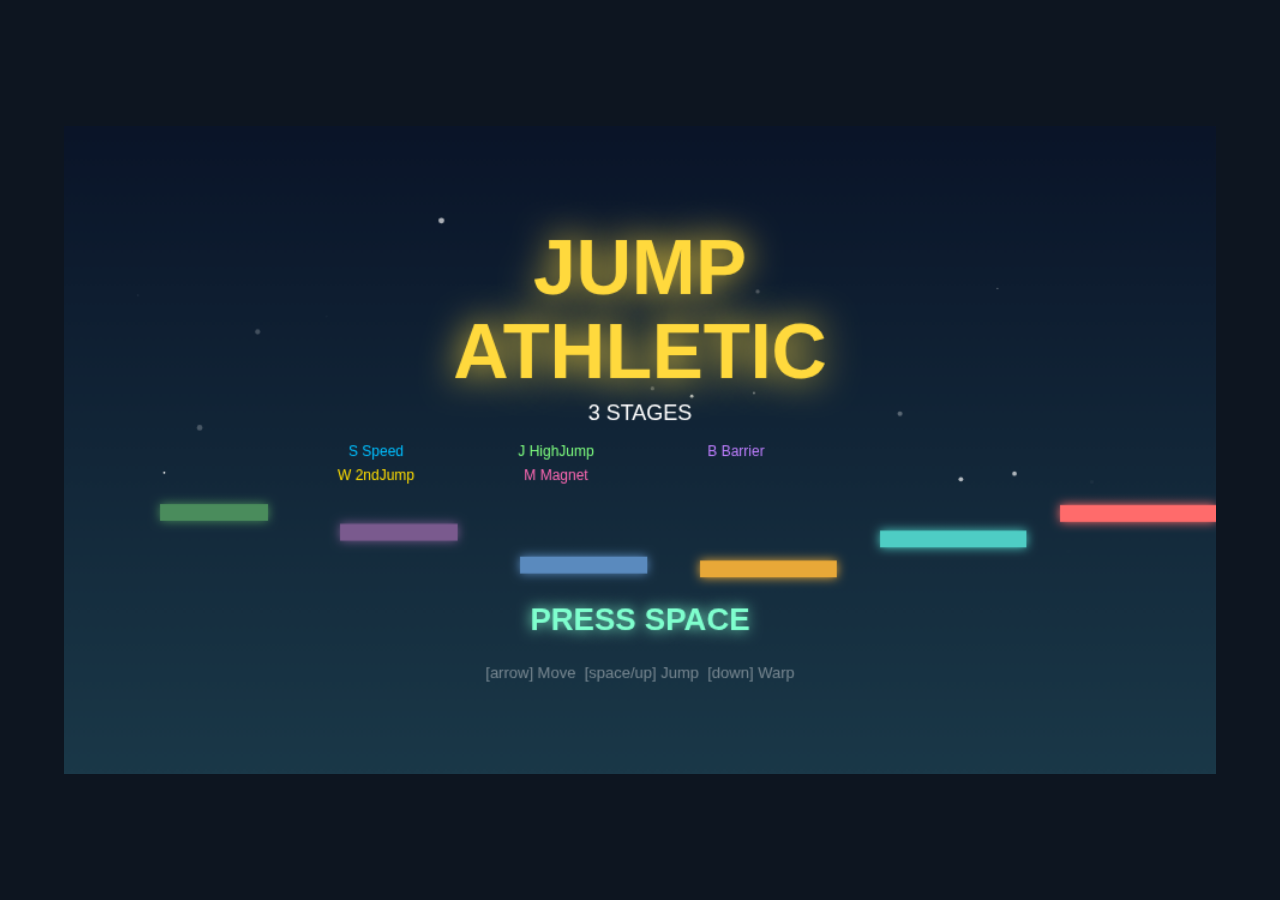
<file: 11-jump-athletic/index.html>
<!DOCTYPE html>
<html lang="ja">
<head>
<meta charset="UTF-8">
<meta name="viewport" content="width=device-width, initial-scale=1.0">
<title>Jump Athletic — Koshi #11</title>
<style>
* { margin: 0; padding: 0; box-sizing: border-box; }
body {
  background: #0d1520;
  overflow: hidden;
  display: flex;
  justify-content: center;
  align-items: center;
  min-height: 100vh;
  font-family: "Hiragino Sans", "Hiragino Kaku Gothic ProN", sans-serif;
}
canvas { display: block; touch-action: none; }
</style>
</head>
<body>
<canvas id="game" aria-label="Jump Athletic"></canvas>
<script>
'use strict';

const canvas = document.getElementById('game');
const ctx = canvas.getContext('2d');
const W = 960;
const H = 540;
canvas.width = W;
canvas.height = H;

function resizeCanvas() {
  const scale = Math.min(window.innerWidth / W, window.innerHeight / H, 1.2);
  canvas.style.width = (W * scale) + 'px';
  canvas.style.height = (H * scale) + 'px';
}
resizeCanvas();
window.addEventListener('resize', resizeCanvas);

// --- Input ---
const keys = Object.create(null);
let jumpPressed = false;
window.addEventListener('keydown', (e) => {
  if (['ArrowLeft', 'ArrowRight', 'ArrowUp', 'ArrowDown', ' ', 'Spacebar'].includes(e.key)) e.preventDefault();
  keys[e.code] = true;
  if (e.key === ' ' || e.code === 'Space') keys.Space = true;
  if ((e.code === 'Space' || e.code === 'ArrowUp') && !jumpPressed) jumpPressed = true;
  if (e.code === 'ArrowDown') keys._downJustPressed = true;
});
window.addEventListener('keyup', (e) => {
  keys[e.code] = false;
  if (e.key === ' ' || e.code === 'Space') keys.Space = false;
});

// --- Constants ---
const GRAVITY = 0.50;
const MOVE_SPEED = 5.5;
const JUMP_V = -14.0;
const FRICTION_GROUND = 0.82;
const FRICTION_AIR = 0.94;
const PLAYER_W = 36;
const PLAYER_H = 44;
const WORLD_FALL_Y = H + 150;
const SPRING_V = -19.0;
const MAGNET_RANGE = 150;
const WIND_FORCE = -0.90;

// --- Item types ---
const ITEM_SPEED = 'speed';
const ITEM_HIGHJUMP = 'highjump';
const ITEM_SHIELD = 'shield';
const ITEM_DOUBLEJUMP = 'doublejump';
const ITEM_MAGNET = 'magnet';

// --- Stage Data ---
const stages = [
  {
    name: 'Stage 1 - Forest',
    bg1: '#1a3320', bg2: '#0d1a10',
    platColor1: '#4a8c5c', platColor2: '#2d6b3a', platBorder: '#7ec88e',
    playerColor: '#4ecdc4',
    worldWidth: 3200,
    platforms: [
      { x: 0, y: H - 40, w: 520, h: 40 },
      { x: 540, y: H - 100, w: 260, h: 24 },
      { x: 840, y: H - 150, w: 240, h: 24 },
      { x: 1100, y: H - 100, w: 280, h: 24 },
      { x: 1400, y: H - 160, w: 240, h: 24 },
      { x: 1680, y: H - 120, w: 220, h: 24 },
      { x: 1920, y: H - 180, w: 260, h: 24 },
      { x: 2200, y: H - 130, w: 240, h: 24 },
      { x: 2460, y: H - 200, w: 300, h: 24 },
      { x: 2800, y: H - 150, w: 380, h: 40 },
    ],
    goalX: 3050,
    coins: [
      { x: 640, y: H - 160 }, { x: 920, y: H - 220 },
      { x: 1200, y: H - 160 }, { x: 1500, y: H - 230 },
      { x: 1750, y: H - 180 }, { x: 2020, y: H - 260 },
      { x: 2300, y: H - 200 }, { x: 2600, y: H - 280 },
    ],
    items: [
      { x: 700, y: H - 130, type: ITEM_SHIELD },
      { x: 1000, y: H - 170, type: ITEM_SPEED },
      { x: 1550, y: H - 190, type: ITEM_DOUBLEJUMP },
      { x: 1780, y: H - 150, type: ITEM_MAGNET },
      { x: 2550, y: H - 230, type: ITEM_HIGHJUMP },
    ],
    spikes: [
      { x: 1440, y: H - 160 - 20, w: 40 },
      { x: 2250, y: H - 130 - 20, w: 40 },
    ],
    springs: [
      { x: 2500, y: H - 200 - 20, w: 32 },
    ],
    crumblePlatforms: [],
    winds: [
      { x: 1900, y: H - 300, w: 80, h: 200 },
    ],
    warps: [
      { x1: 400, y1: H - 80, x2: 1150, y2: H - 140 },
    ],
    fallingBlocks: [],
    movingPlatforms: [],
  },
  {
    name: 'Stage 2 - Cave',
    bg1: '#2a1a30', bg2: '#120a18',
    platColor1: '#7a5a8e', platColor2: '#5a3a6e', platBorder: '#b08ec8',
    playerColor: '#ff6b6b',
    worldWidth: 3600,
    platforms: [
      { x: 0, y: H - 40, w: 440, h: 40 },
      { x: 460, y: H - 120, w: 200, h: 24 },
      { x: 700, y: H - 190, w: 180, h: 24 },
      { x: 920, y: H - 130, w: 160, h: 24 },
      { x: 1120, y: H - 240, w: 200, h: 24 },
      { x: 1380, y: H - 170, w: 180, h: 24 },
      { x: 1600, y: H - 280, w: 180, h: 24 },
      { x: 1840, y: H - 190, w: 160, h: 24 },
      { x: 2040, y: H - 300, w: 200, h: 24 },
      { x: 2300, y: H - 220, w: 180, h: 24 },
      { x: 2520, y: H - 320, w: 180, h: 24 },
      { x: 2760, y: H - 240, w: 240, h: 24 },
      { x: 3060, y: H - 170, w: 340, h: 40 },
    ],
    goalX: 3280,
    coins: [
      { x: 530, y: H - 180 }, { x: 780, y: H - 260 },
      { x: 1200, y: H - 320 }, { x: 1500, y: H - 240 },
      { x: 1700, y: H - 360 }, { x: 1930, y: H - 260 },
      { x: 2140, y: H - 380 }, { x: 2400, y: H - 300 },
      { x: 2620, y: H - 400 }, { x: 2880, y: H - 320 },
    ],
    items: [
      { x: 510, y: H - 150, type: ITEM_SPEED },
      { x: 780, y: H - 220, type: ITEM_SHIELD },
      { x: 1200, y: H - 270, type: ITEM_DOUBLEJUMP },
      { x: 1500, y: H - 200, type: ITEM_MAGNET },
      { x: 1700, y: H - 310, type: ITEM_SHIELD },
      { x: 2200, y: H - 340, type: ITEM_HIGHJUMP },
      { x: 2850, y: H - 270, type: ITEM_SHIELD },
    ],
    spikes: [
      { x: 960, y: H - 130 - 20, w: 40 },
      { x: 1160, y: H - 240 - 20, w: 40 },
      { x: 1420, y: H - 170 - 20, w: 40 },
      { x: 1880, y: H - 190 - 20, w: 40 },
      { x: 2340, y: H - 220 - 20, w: 40 },
      { x: 2800, y: H - 240 - 20, w: 40 },
    ],
    springs: [
      { x: 1650, y: H - 280 - 20, w: 32 },
      { x: 2570, y: H - 320 - 20, w: 32 },
    ],
    crumblePlatforms: [
      { x: 1840, y: H - 190, w: 160, h: 24, timer: 0, state: 'solid' },
    ],
    winds: [
      { x: 1580, y: H - 400, w: 80, h: 200 },
      { x: 2500, y: H - 440, w: 80, h: 200 },
    ],
    warps: [
      { x1: 350, y1: H - 80, x2: 1170, y2: H - 280 },
    ],
    fallingBlocks: [
      { x: 1300, y: -40, w: 30, h: 30, triggerX: 1250, speed: 4, active: false, fallen: false },
      { x: 2100, y: -40, w: 30, h: 30, triggerX: 2050, speed: 5, active: false, fallen: false },
      { x: 2700, y: -40, w: 30, h: 30, triggerX: 2650, speed: 4.5, active: false, fallen: false },
    ],
    movingPlatforms: [
      { x: 1880, y: H - 200, w: 120, h: 24, startX: 1880, endX: 2020, speed: 1.2, dir: 1 },
    ],
  },
  {
    name: 'Stage 3 - Sky',
    bg1: '#1a2848', bg2: '#0a1428',
    platColor1: '#5a8abe', platColor2: '#3a6a9e', platBorder: '#8ebed8',
    playerColor: '#ffd93d',
    worldWidth: 4000,
    platforms: [
      { x: 0, y: H - 40, w: 360, h: 40 },
      { x: 380, y: H - 120, w: 150, h: 24 },
      { x: 570, y: H - 200, w: 140, h: 24 },
      { x: 760, y: H - 150, w: 140, h: 24 },
      { x: 960, y: H - 260, w: 160, h: 24 },
      { x: 1180, y: H - 190, w: 140, h: 24 },
      { x: 1380, y: H - 300, w: 150, h: 24 },
      { x: 1590, y: H - 220, w: 130, h: 24 },
      { x: 1780, y: H - 330, w: 160, h: 24 },
      { x: 2000, y: H - 260, w: 140, h: 24 },
      { x: 2200, y: H - 350, w: 150, h: 24 },
      { x: 2410, y: H - 280, w: 140, h: 24 },
      { x: 2620, y: H - 370, w: 160, h: 24 },
      { x: 2840, y: H - 300, w: 140, h: 24 },
      { x: 3060, y: H - 390, w: 150, h: 24 },
      { x: 3280, y: H - 320, w: 340, h: 40 },
    ],
    goalX: 3640,
    coins: [
      { x: 440, y: H - 190 }, { x: 640, y: H - 280 },
      { x: 1060, y: H - 340 }, { x: 1280, y: H - 260 },
      { x: 1480, y: H - 380 }, { x: 1700, y: H - 300 },
      { x: 1910, y: H - 420 }, { x: 2140, y: H - 340 },
      { x: 2360, y: H - 440 }, { x: 2580, y: H - 360 },
      { x: 2800, y: H - 460 }, { x: 3040, y: H - 380 },
    ],
    items: [
      { x: 430, y: H - 150, type: ITEM_SPEED },
      { x: 620, y: H - 230, type: ITEM_SHIELD },
      { x: 1000, y: H - 290, type: ITEM_DOUBLEJUMP },
      { x: 1250, y: H - 220, type: ITEM_MAGNET },
      { x: 1430, y: H - 330, type: ITEM_SHIELD },
      { x: 1850, y: H - 360, type: ITEM_DOUBLEJUMP },
      { x: 2260, y: H - 380, type: ITEM_HIGHJUMP },
      { x: 2680, y: H - 400, type: ITEM_SHIELD },
      { x: 3120, y: H - 420, type: ITEM_MAGNET },
    ],
    spikes: [
      { x: 800, y: H - 150 - 20, w: 40 },
      { x: 1000, y: H - 260 - 20, w: 40 },
      { x: 1220, y: H - 190 - 20, w: 40 },
      { x: 1630, y: H - 220 - 20, w: 40 },
      { x: 1830, y: H - 330 - 20, w: 40 },
      { x: 2050, y: H - 260 - 20, w: 40 },
      { x: 2460, y: H - 280 - 20, w: 40 },
      { x: 2680, y: H - 370 - 20, w: 40 },
      { x: 2880, y: H - 300 - 20, w: 40 },
    ],
    springs: [
      { x: 1000, y: H - 260 - 20, w: 32 },
      { x: 1830, y: H - 330 - 20, w: 32 },
      { x: 2680, y: H - 370 - 20, w: 32 },
    ],
    crumblePlatforms: [
      { x: 570, y: H - 200, w: 140, h: 24, timer: 0, state: 'solid' },
      { x: 1590, y: H - 220, w: 130, h: 24, timer: 0, state: 'solid' },
      { x: 2410, y: H - 280, w: 140, h: 24, timer: 0, state: 'solid' },
    ],
    winds: [
      { x: 950, y: H - 400, w: 80, h: 200 },
      { x: 1770, y: H - 460, w: 80, h: 200 },
      { x: 2610, y: H - 500, w: 80, h: 200 },
    ],
    warps: [
      { x1: 250, y1: H - 80, x2: 1010, y2: H - 300 },
      { x1: 2050, y1: H - 300, x2: 2850, y2: H - 340 },
    ],
    fallingBlocks: [
      { x: 700, y: -40, w: 30, h: 30, triggerX: 650, speed: 5, active: false, fallen: false },
      { x: 1100, y: -40, w: 30, h: 30, triggerX: 1050, speed: 5.5, active: false, fallen: false },
      { x: 1500, y: -40, w: 30, h: 30, triggerX: 1450, speed: 4.5, active: false, fallen: false },
      { x: 2300, y: -40, w: 30, h: 30, triggerX: 2250, speed: 6, active: false, fallen: false },
      { x: 2900, y: -40, w: 30, h: 30, triggerX: 2850, speed: 5, active: false, fallen: false },
    ],
    movingPlatforms: [
      { x: 1240, y: H - 200, w: 100, h: 24, startX: 1240, endX: 1380, speed: 1.5, dir: 1 },
      { x: 2100, y: H - 280, w: 100, h: 24, startX: 2100, endX: 2260, speed: 1.8, dir: 1 },
      { x: 3000, y: H - 320, w: 100, h: 24, startX: 3000, endX: 3160, speed: 2.0, dir: 1 },
    ],
  },
];

// --- Game State ---
let currentStage = 0;
let cameraX = 0;
let state = 'title';
let totalCoins = 0;
let stageCoins = 0;
let stageCoinsCollected = [];
let stageItemsCollected = [];
let deathCount = 0;
let stageStartTime = 0;
let stageTime = 0;
let particles = [];
let trails = [];
let bgStars = [];
let screenShake = 0;
let flashAlpha = 0;

// Power-up state
let powerSpeed = 0;
let powerJump = 0;
let powerShield = 0;
let powerDoubleJump = 0; // remaining air jumps
let powerMagnet = 0;
let hasAirJumped = false;

const player = {
  x: 80, y: 0, vx: 0, vy: 0, onGround: false, facing: 1,
};

// Generate background stars
function generateStars() {
  bgStars = [];
  for (let i = 0; i < 80; i++) {
    bgStars.push({
      x: Math.random() * 4200,
      y: Math.random() * H * 0.7,
      size: 0.5 + Math.random() * 2,
      twinkle: Math.random() * Math.PI * 2,
      speed: 0.3 + Math.random() * 0.7,
    });
  }
}
generateStars();

function rectsOverlap(a, b) {
  return a.x < b.x + b.w && a.x + a.w > b.x && a.y < b.y + b.h && a.y + a.h > b.y;
}

function getPlayerRect() {
  return { x: player.x, y: player.y, w: PLAYER_W, h: PLAYER_H };
}

function getAllPlatforms() {
  const s = stages[currentStage];
  const all = [...s.platforms];
  // Filter out fallen crumble platforms
  const filtered = all.filter(p => {
    for (const cp of s.crumblePlatforms) {
      if (cp.x === p.x && cp.y === p.y && cp.state === 'fallen') return false;
    }
    return true;
  });
  for (const mp of s.movingPlatforms) {
    filtered.push({ x: mp.x, y: mp.y, w: mp.w, h: mp.h, moving: true, ref: mp });
  }
  return filtered;
}

function tryMoveX(dx) {
  player.x += dx;
  const pr = getPlayerRect();
  for (const p of getAllPlatforms()) {
    if (!rectsOverlap(pr, p)) continue;
    if (dx > 0) player.x = p.x - PLAYER_W;
    else if (dx < 0) player.x = p.x + p.w;
  }
}

function tryMoveY(dy) {
  player.y += dy;
  const pr = getPlayerRect();
  player.onGround = false;
  for (const p of getAllPlatforms()) {
    if (!rectsOverlap(pr, p)) continue;
    if (dy > 0) {
      player.y = p.y - PLAYER_H;
      player.vy = 0;
      player.onGround = true;
      hasAirJumped = false;
      if (p.moving && p.ref) {
        player.x += p.ref.dir * p.ref.speed;
      }
    } else if (dy < 0) {
      player.y = p.y + p.h;
      player.vy = 0;
    }
  }
}

// Particles
function spawnParticles(x, y, color, count, opts) {
  const spread = (opts && opts.spread) || 6;
  const sizeBase = (opts && opts.size) || 3;
  for (let i = 0; i < count; i++) {
    particles.push({
      x, y,
      vx: (Math.random() - 0.5) * spread,
      vy: (Math.random() - 1) * (spread * 0.8),
      life: 25 + Math.random() * 25,
      maxLife: 50,
      color,
      size: sizeBase + Math.random() * (sizeBase * 1.3),
      shape: (opts && opts.shape) || 'square',
    });
  }
}

function updateParticles() {
  for (let i = particles.length - 1; i >= 0; i--) {
    const p = particles[i];
    p.x += p.vx;
    p.y += p.vy;
    p.vy += 0.12;
    p.vx *= 0.98;
    p.life--;
    if (p.life <= 0) particles.splice(i, 1);
  }
}

function drawParticles() {
  for (const p of particles) {
    const alpha = p.life / p.maxLife;
    ctx.globalAlpha = alpha;
    ctx.fillStyle = p.color;
    if (p.shape === 'circle') {
      ctx.beginPath();
      ctx.arc(p.x, p.y, p.size / 2, 0, Math.PI * 2);
      ctx.fill();
    } else {
      ctx.fillRect(p.x - p.size / 2, p.y - p.size / 2, p.size, p.size);
    }
  }
  ctx.globalAlpha = 1;
}

// Trail
function addTrail() {
  if (Math.abs(player.vx) > 1.5 || !player.onGround) {
    trails.push({
      x: player.x + PLAYER_W / 2,
      y: player.y + PLAYER_H / 2,
      life: 12, maxLife: 12,
      size: powerSpeed > 0 ? 18 : 10,
    });
  }
}

function updateTrails() {
  for (let i = trails.length - 1; i >= 0; i--) {
    trails[i].life--;
    if (trails[i].life <= 0) trails.splice(i, 1);
  }
}

function drawTrails() {
  const s = stages[currentStage];
  for (const t of trails) {
    const alpha = (t.life / t.maxLife) * 0.35;
    ctx.globalAlpha = alpha;
    ctx.fillStyle = powerSpeed > 0 ? '#00bfff' : s.playerColor;
    ctx.beginPath();
    ctx.arc(t.x, t.y, t.size * (t.life / t.maxLife), 0, Math.PI * 2);
    ctx.fill();
  }
  ctx.globalAlpha = 1;
}

function update() {
  if (state !== 'play') return;
  const s = stages[currentStage];

  // Update power-up timers
  if (powerSpeed > 0) powerSpeed--;
  if (powerJump > 0) powerJump--;
  if (powerMagnet > 0) powerMagnet--;

  // Update moving platforms
  for (const mp of s.movingPlatforms) {
    mp.x += mp.dir * mp.speed;
    if (mp.x <= mp.startX) { mp.x = mp.startX; mp.dir = 1; }
    if (mp.x >= mp.endX) { mp.x = mp.endX; mp.dir = -1; }
  }

  // Update crumble platforms
  for (const cp of s.crumblePlatforms) {
    if (cp.state === 'shaking') {
      cp.timer++;
      if (cp.timer > 60) {
        cp.state = 'fallen';
        spawnParticles(cp.x + cp.w / 2, cp.y + cp.h / 2, '#aaa', 12, { spread: 8 });
      }
    } else if (cp.state === 'fallen') {
      cp.timer++;
      if (cp.timer > 240) {
        cp.state = 'solid';
        cp.timer = 0;
      }
    }
  }

  const curSpeed = powerSpeed > 0 ? MOVE_SPEED * 1.6 : MOVE_SPEED;
  let ax = 0;
  if (keys.ArrowLeft) { ax -= 1; player.facing = -1; }
  if (keys.ArrowRight) { ax += 1; player.facing = 1; }
  player.vx += ax * (powerSpeed > 0 ? 2.0 : 1.4);
  if (player.vx > curSpeed) player.vx = curSpeed;
  if (player.vx < -curSpeed) player.vx = -curSpeed;

  const fr = player.onGround ? FRICTION_GROUND : FRICTION_AIR;
  if (ax === 0) player.vx *= fr;

  const curJump = powerJump > 0 ? JUMP_V * 1.35 : JUMP_V;

  // Jump logic (ground + double jump)
  if (jumpPressed) {
    if (player.onGround) {
      player.vy = curJump;
      player.onGround = false;
      spawnParticles(player.x + PLAYER_W / 2, player.y + PLAYER_H, '#fff', 6, { shape: 'circle' });
      if (powerJump > 0) {
        spawnParticles(player.x + PLAYER_W / 2, player.y + PLAYER_H, '#7fff7f', 8, { spread: 8, shape: 'circle' });
      }
    } else if (powerDoubleJump > 0 && !hasAirJumped) {
      player.vy = curJump * 0.85;
      hasAirJumped = true;
      powerDoubleJump--;
      spawnParticles(player.x + PLAYER_W / 2, player.y + PLAYER_H, '#ffdd00', 10, { spread: 8, shape: 'circle' });
    }
    jumpPressed = false;
  }

  player.vy += GRAVITY;
  tryMoveX(player.vx);
  tryMoveY(player.vy);

  addTrail();

  // Check crumble platforms
  const pr = getPlayerRect();
  for (const cp of s.crumblePlatforms) {
    if (cp.state !== 'solid') continue;
    const cpRect = { x: cp.x, y: cp.y, w: cp.w, h: cp.h };
    if (player.onGround && rectsOverlap(pr, { x: cp.x, y: cp.y - 2, w: cp.w, h: 4 })) {
      cp.state = 'shaking';
      cp.timer = 0;
    }
  }

  // Springs
  for (const sp of s.springs) {
    const springRect = { x: sp.x, y: sp.y, w: sp.w, h: 20 };
    if (rectsOverlap(pr, springRect) && player.vy > 0) {
      player.vy = SPRING_V;
      player.onGround = false;
      hasAirJumped = false;
      screenShake = 6;
      spawnParticles(sp.x + sp.w / 2, sp.y, '#ff0', 10, { spread: 8, shape: 'circle' });
    }
  }

  // Magnet: attract coins
  if (powerMagnet > 0) {
    for (let i = 0; i < s.coins.length; i++) {
      if (stageCoinsCollected[i]) continue;
      const c = s.coins[i];
      const dx = (player.x + PLAYER_W / 2) - c.x;
      const dy = (player.y + PLAYER_H / 2) - c.y;
      const dist = Math.sqrt(dx * dx + dy * dy);
      if (dist < MAGNET_RANGE && dist > 0) {
        const pull = 3 / dist * MAGNET_RANGE * 0.02;
        c.x += dx * pull;
        c.y += dy * pull;
      }
    }
  }

  // Coins
  for (let i = 0; i < stageCoinsCollected.length; i++) {
    if (stageCoinsCollected[i]) continue;
    const c = s.coins[i];
    const coinRect = { x: c.x - 14, y: c.y - 14, w: 28, h: 28 };
    if (rectsOverlap(pr, coinRect)) {
      stageCoinsCollected[i] = true;
      stageCoins++;
      totalCoins++;
      spawnParticles(c.x, c.y, '#ffd700', 10, { spread: 8, shape: 'circle' });
      flashAlpha = 0.15;
    }
  }

  // Items
  for (let i = 0; i < stageItemsCollected.length; i++) {
    if (stageItemsCollected[i]) continue;
    const item = s.items[i];
    const itemRect = { x: item.x - 16, y: item.y - 16, w: 32, h: 32 };
    if (rectsOverlap(pr, itemRect)) {
      stageItemsCollected[i] = true;
      if (item.type === ITEM_SPEED) {
        powerSpeed = 300;
        spawnParticles(item.x, item.y, '#00bfff', 15, { spread: 10, shape: 'circle' });
      } else if (item.type === ITEM_HIGHJUMP) {
        powerJump = 300;
        spawnParticles(item.x, item.y, '#7fff7f', 15, { spread: 10, shape: 'circle' });
      } else if (item.type === ITEM_SHIELD) {
        powerShield = 1;
        spawnParticles(item.x, item.y, '#bf7fff', 15, { spread: 10, shape: 'circle' });
      } else if (item.type === ITEM_DOUBLEJUMP) {
        powerDoubleJump += 3;
        hasAirJumped = false;
        spawnParticles(item.x, item.y, '#ffdd00', 15, { spread: 10, shape: 'circle' });
      } else if (item.type === ITEM_MAGNET) {
        powerMagnet = 360;
        spawnParticles(item.x, item.y, '#ff69b4', 15, { spread: 10, shape: 'circle' });
      }
      flashAlpha = 0.25;
      screenShake = 8;
    }
  }

  // Wind areas
  for (const w of (s.winds || [])) {
    const windRect = { x: w.x, y: w.y, w: w.w, h: w.h };
    if (rectsOverlap(pr, windRect)) {
      player.vy += WIND_FORCE;
      if (player.vy < -8) player.vy = -8;
    }
  }

  // Warps (press down arrow to use)
  if (keys._downJustPressed) {
    keys._downJustPressed = false;
    for (const wp of (s.warps || [])) {
      const warp1 = { x: wp.x1 - 24, y: wp.y1 - 50, w: 48, h: 60 };
      const warp2 = { x: wp.x2 - 24, y: wp.y2 - 50, w: 48, h: 60 };
      if (rectsOverlap(pr, warp1)) {
        player.x = wp.x2 - PLAYER_W / 2;
        player.y = wp.y2 - PLAYER_H;
        player.vy = 0;
        cameraX = player.x - W * 0.35;
        spawnParticles(wp.x1, wp.y1, '#00ffcc', 12, { spread: 10, shape: 'circle' });
        spawnParticles(wp.x2, wp.y2, '#00ffcc', 12, { spread: 10, shape: 'circle' });
        screenShake = 8;
        flashAlpha = 0.3;
        break;
      } else if (rectsOverlap(pr, warp2)) {
        player.x = wp.x1 - PLAYER_W / 2;
        player.y = wp.y1 - PLAYER_H;
        player.vy = 0;
        cameraX = player.x - W * 0.35;
        spawnParticles(wp.x2, wp.y2, '#00ffcc', 12, { spread: 10, shape: 'circle' });
        spawnParticles(wp.x1, wp.y1, '#00ffcc', 12, { spread: 10, shape: 'circle' });
        screenShake = 8;
        flashAlpha = 0.3;
        break;
      }
    }
  }

  // Falling blocks
  for (const fb of (s.fallingBlocks || [])) {
    if (!fb.active && !fb.fallen && Math.abs(player.x - fb.triggerX) < 60) {
      fb.active = true;
    }
    if (fb.active && !fb.fallen) {
      fb.y += fb.speed;
      const fbRect = { x: fb.x, y: fb.y, w: fb.w, h: fb.h };
      if (rectsOverlap(pr, fbRect)) {
        if (powerShield > 0) {
          powerShield = 0;
          screenShake = 12;
          spawnParticles(fb.x + fb.w / 2, fb.y + fb.h / 2, '#bf7fff', 15, { spread: 8, shape: 'circle' });
          fb.fallen = true;
        } else {
          die();
          return;
        }
      }
      if (fb.y > H + 50) fb.fallen = true;
    }
  }

  // Spikes
  for (const sp of s.spikes) {
    const spikeRect = { x: sp.x, y: sp.y, w: sp.w, h: 20 };
    if (rectsOverlap(pr, spikeRect)) {
      if (powerShield > 0) {
        powerShield = 0;
        screenShake = 12;
        flashAlpha = 0.3;
        spawnParticles(player.x + PLAYER_W / 2, player.y + PLAYER_H / 2, '#bf7fff', 20, { spread: 10, shape: 'circle' });
        player.vy = JUMP_V * 0.7;
        player.onGround = false;
      } else {
        die();
        return;
      }
    }
  }

  // Goal
  const goalPlatIndex = s.platforms.length - 1;
  const goalPlat = s.platforms[goalPlatIndex];
  const goalFlagRect = { x: s.goalX, y: goalPlat.y - 72, w: 48, h: 72 };
  if (rectsOverlap(pr, goalFlagRect)) {
    stageTime = (Date.now() - stageStartTime) / 1000;
    screenShake = 15;
    flashAlpha = 0.4;
    if (currentStage < stages.length - 1) {
      state = 'win';
      spawnParticles(player.x + PLAYER_W / 2, player.y, '#7fffce', 30, { spread: 12, shape: 'circle' });
    } else {
      state = 'allclear';
      for (let i = 0; i < 5; i++) {
        setTimeout(() => {
          spawnParticles(W / 2 + (Math.random() - 0.5) * 300, H / 2 + (Math.random() - 0.5) * 200,
            ['#ffd700', '#ff6b6b', '#7fffce', '#00bfff', '#bf7fff'][i], 20, { spread: 14, shape: 'circle' });
        }, i * 200);
      }
    }
  }

  // Fall
  if (player.y > WORLD_FALL_Y) { die(); return; }

  // Camera
  const targetCam = player.x - W * 0.35;
  cameraX += (targetCam - cameraX) * 0.1;
  if (cameraX < 0) cameraX = 0;
  if (cameraX > s.worldWidth - W) cameraX = s.worldWidth - W;

  if (screenShake > 0) screenShake *= 0.85;
  if (screenShake < 0.5) screenShake = 0;
  if (flashAlpha > 0) flashAlpha *= 0.9;
  if (flashAlpha < 0.01) flashAlpha = 0;

  updateParticles();
  updateTrails();
  stageTime = (Date.now() - stageStartTime) / 1000;
}

function die() {
  deathCount++;
  screenShake = 20;
  flashAlpha = 0.4;
  spawnParticles(player.x + PLAYER_W / 2, player.y + PLAYER_H / 2, '#ff4444', 25, { spread: 10 });
  state = 'over';
}

function drawBG() {
  const s = stages[currentStage];
  const grad = ctx.createLinearGradient(0, 0, 0, H);
  grad.addColorStop(0, s.bg2);
  grad.addColorStop(1, s.bg1);
  ctx.fillStyle = grad;
  ctx.fillRect(0, 0, W, H);
  const time = Date.now() / 1000;
  for (const star of bgStars) {
    const sx = star.x - cameraX * star.speed * 0.3;
    const wrappedX = ((sx % (W + 200)) + W + 200) % (W + 200) - 100;
    const twinkle = 0.4 + Math.sin(time * 2 + star.twinkle) * 0.4;
    ctx.globalAlpha = twinkle;
    ctx.fillStyle = '#fff';
    ctx.beginPath();
    ctx.arc(wrappedX, star.y, star.size, 0, Math.PI * 2);
    ctx.fill();
  }
  ctx.globalAlpha = 1;
}

function getItemColor(type) {
  if (type === ITEM_SPEED) return '#00bfff';
  if (type === ITEM_HIGHJUMP) return '#7fff7f';
  if (type === ITEM_SHIELD) return '#bf7fff';
  if (type === ITEM_DOUBLEJUMP) return '#ffdd00';
  if (type === ITEM_MAGNET) return '#ff69b4';
  return '#fff';
}

function getItemLabel(type) {
  if (type === ITEM_SPEED) return 'S';
  if (type === ITEM_HIGHJUMP) return 'J';
  if (type === ITEM_SHIELD) return 'B';
  if (type === ITEM_DOUBLEJUMP) return 'W';
  if (type === ITEM_MAGNET) return 'M';
  return '?';
}

function drawWorld() {
  const s = stages[currentStage];
  ctx.save();
  const shakeX = screenShake > 0 ? (Math.random() - 0.5) * screenShake : 0;
  const shakeY = screenShake > 0 ? (Math.random() - 0.5) * screenShake : 0;
  ctx.translate(-Math.floor(cameraX) + shakeX, shakeY);

  // BG deco
  ctx.globalAlpha = 0.3;
  ctx.fillStyle = s.bg1;
  for (let wx = -80; wx < s.worldWidth + 200; wx += 160) {
    const bh = 80 + (wx % 480) / 4;
    ctx.fillRect(wx * 0.6, H - bh - 60, 70, bh + 60);
  }
  ctx.globalAlpha = 1;

  // Platforms
  for (const p of s.platforms) {
    // Check if crumble
    let isCrumble = false;
    let crumbleRef = null;
    for (const cp of s.crumblePlatforms) {
      if (cp.x === p.x && cp.y === p.y) { isCrumble = true; crumbleRef = cp; break; }
    }

    if (isCrumble && crumbleRef.state === 'fallen') continue;

    ctx.save();
    if (isCrumble && crumbleRef.state === 'shaking') {
      ctx.translate((Math.random() - 0.5) * 4, (Math.random() - 0.5) * 2);
      ctx.globalAlpha = 1 - crumbleRef.timer / 80;
    }

    if (isCrumble) {
      // Crumble platform: distinct look
      ctx.fillStyle = '#8a6a50';
      ctx.fillRect(p.x, p.y, p.w, p.h);
      ctx.strokeStyle = '#c4a070';
      ctx.lineWidth = 1;
      ctx.setLineDash([6, 4]);
      ctx.strokeRect(p.x, p.y, p.w, p.h);
      ctx.setLineDash([]);
      // Crack lines
      ctx.strokeStyle = '#5a4030';
      ctx.lineWidth = 1;
      ctx.beginPath();
      ctx.moveTo(p.x + p.w * 0.3, p.y);
      ctx.lineTo(p.x + p.w * 0.4, p.y + p.h);
      ctx.moveTo(p.x + p.w * 0.7, p.y);
      ctx.lineTo(p.x + p.w * 0.6, p.y + p.h);
      ctx.stroke();
    } else {
      ctx.shadowColor = s.platBorder;
      ctx.shadowBlur = 12;
      const grad = ctx.createLinearGradient(p.x, p.y, p.x, p.y + p.h);
      grad.addColorStop(0, s.platColor1);
      grad.addColorStop(1, s.platColor2);
      ctx.fillStyle = grad;
      ctx.fillRect(p.x, p.y, p.w, p.h);
      ctx.shadowBlur = 0;
      ctx.fillStyle = s.platBorder + '40';
      ctx.fillRect(p.x, p.y, p.w, 3);
      ctx.strokeStyle = s.platBorder;
      ctx.lineWidth = 1;
      ctx.strokeRect(p.x, p.y, p.w, p.h);
    }
    ctx.restore();
  }

  // Moving platforms
  for (const mp of s.movingPlatforms) {
    ctx.shadowColor = '#f0c860';
    ctx.shadowBlur = 10;
    const grad = ctx.createLinearGradient(mp.x, mp.y, mp.x, mp.y + mp.h);
    grad.addColorStop(0, '#e8a838');
    grad.addColorStop(1, '#c88828');
    ctx.fillStyle = grad;
    ctx.fillRect(mp.x, mp.y, mp.w, mp.h);
    ctx.shadowBlur = 0;
    ctx.fillStyle = '#f0c86040';
    ctx.fillRect(mp.x, mp.y, mp.w, 3);
    ctx.strokeStyle = 'rgba(255,200,100,0.2)';
    ctx.lineWidth = 2;
    ctx.setLineDash([4, 4]);
    ctx.beginPath();
    ctx.moveTo(mp.startX, mp.y + mp.h / 2);
    ctx.lineTo(mp.endX + mp.w, mp.y + mp.h / 2);
    ctx.stroke();
    ctx.setLineDash([]);
  }

  // Springs
  const time = Date.now() / 1000;
  for (const sp of s.springs) {
    const bounce = Math.sin(time * 4) * 2;
    // Base
    ctx.fillStyle = '#888';
    ctx.fillRect(sp.x + 2, sp.y + 14, sp.w - 4, 6);
    // Coil
    ctx.strokeStyle = '#ffcc00';
    ctx.lineWidth = 3;
    ctx.beginPath();
    for (let sy = 0; sy < 12; sy += 3) {
      const sx2 = sp.x + (sy % 6 === 0 ? 6 : sp.w - 6);
      if (sy === 0) ctx.moveTo(sx2, sp.y + 14 - sy + bounce);
      else ctx.lineTo(sx2, sp.y + 14 - sy + bounce);
    }
    ctx.stroke();
    // Top pad
    ctx.fillStyle = '#ff4400';
    ctx.shadowColor = '#ff4400';
    ctx.shadowBlur = 6;
    ctx.fillRect(sp.x, sp.y + bounce, sp.w, 6);
    ctx.shadowBlur = 0;
  }

  // Wind areas
  for (const w of (s.winds || [])) {
    ctx.fillStyle = 'rgba(100, 220, 255, 0.08)';
    ctx.fillRect(w.x, w.y, w.w, w.h);
    // Wind arrows
    ctx.strokeStyle = 'rgba(100, 220, 255, 0.3)';
    ctx.lineWidth = 2;
    for (let wy = 0; wy < w.h; wy += 30) {
      const anim = (time * 60 + wy) % w.h;
      const ay = w.y + w.h - anim;
      if (ay < w.y || ay > w.y + w.h - 10) continue;
      ctx.beginPath();
      ctx.moveTo(w.x + w.w / 2 - 8, ay + 12);
      ctx.lineTo(w.x + w.w / 2, ay);
      ctx.lineTo(w.x + w.w / 2 + 8, ay + 12);
      ctx.stroke();
    }
    // Border glow
    ctx.strokeStyle = 'rgba(100, 220, 255, 0.15)';
    ctx.setLineDash([4, 6]);
    ctx.strokeRect(w.x, w.y, w.w, w.h);
    ctx.setLineDash([]);
  }

  // Warps
  for (const wp of (s.warps || [])) {
    const drawWarp = (wx, wy) => {
      const pulse = 1 + Math.sin(time * 4) * 0.2;
      ctx.strokeStyle = '#00ffcc';
      ctx.shadowColor = '#00ffcc';
      ctx.shadowBlur = 12;
      ctx.lineWidth = 2;
      ctx.beginPath();
      ctx.ellipse(wx, wy, 14 * pulse, 20 * pulse, 0, 0, Math.PI * 2);
      ctx.stroke();
      ctx.shadowBlur = 0;
      // Inner swirl
      ctx.strokeStyle = 'rgba(0,255,200,0.4)';
      ctx.beginPath();
      ctx.ellipse(wx, wy, 8, 12, time * 3, 0, Math.PI * 2);
      ctx.stroke();
      // Down arrow hint
      ctx.fillStyle = 'rgba(0,255,200,0.5)';
      ctx.font = '10px sans-serif';
      ctx.textAlign = 'center';
      ctx.fillText('[down]', wx, wy + 30);
    };
    drawWarp(wp.x1, wp.y1);
    drawWarp(wp.x2, wp.y2);
  }

  // Falling blocks
  for (const fb of (s.fallingBlocks || [])) {
    if (fb.fallen) continue;
    if (!fb.active) {
      // Warning marker at trigger area
      ctx.fillStyle = 'rgba(255,100,0,0.15)';
      ctx.fillRect(fb.triggerX - 30, 0, 60, H);
      ctx.fillStyle = 'rgba(255,100,0,0.4)';
      ctx.font = 'bold 16px sans-serif';
      ctx.textAlign = 'center';
      ctx.fillText('!', fb.x + fb.w / 2, 30);
    } else {
      ctx.fillStyle = '#8a6040';
      ctx.shadowColor = '#ff6600';
      ctx.shadowBlur = 8;
      ctx.fillRect(fb.x, fb.y, fb.w, fb.h);
      ctx.shadowBlur = 0;
      ctx.strokeStyle = '#c4906050';
      ctx.lineWidth = 1;
      ctx.strokeRect(fb.x, fb.y, fb.w, fb.h);
      // Trail
      ctx.fillStyle = 'rgba(255,100,0,0.3)';
      ctx.fillRect(fb.x + 5, fb.y - 20, fb.w - 10, 20);
    }
  }

  // Spikes
  for (const sp of s.spikes) {
    // Don't draw spike if spring is at same position
    let isSpring = false;
    for (const spring of s.springs) {
      if (Math.abs(spring.x - sp.x) < 10 && Math.abs(spring.y - sp.y) < 10) { isSpring = true; break; }
    }
    if (isSpring) continue;

    const glowIntensity = 0.6 + Math.sin(time * 4) * 0.3;
    ctx.shadowColor = '#ff4444';
    ctx.shadowBlur = 8 * glowIntensity;
    ctx.fillStyle = `rgba(255, 68, 68, ${glowIntensity})`;
    const count = Math.floor(sp.w / 10);
    for (let i = 0; i < count; i++) {
      const sx = sp.x + i * 10;
      ctx.beginPath();
      ctx.moveTo(sx, sp.y + 20);
      ctx.lineTo(sx + 5, sp.y);
      ctx.lineTo(sx + 10, sp.y + 20);
      ctx.fill();
    }
    ctx.shadowBlur = 0;
  }

  // Items
  for (let i = 0; i < stageItemsCollected.length; i++) {
    if (stageItemsCollected[i]) continue;
    const item = s.items[i];
    const bob = Math.sin(time * 3 + i * 2) * 5;
    const pulse = 1 + Math.sin(time * 5 + i) * 0.15;
    const iy = item.y + bob;
    const color = getItemColor(item.type);
    const label = getItemLabel(item.type);

    ctx.globalAlpha = 0.3 + Math.sin(time * 4 + i) * 0.15;
    ctx.strokeStyle = color;
    ctx.lineWidth = 2;
    ctx.beginPath();
    ctx.arc(item.x, iy, 18 * pulse, 0, Math.PI * 2);
    ctx.stroke();
    ctx.globalAlpha = 1;

    ctx.shadowColor = color;
    ctx.shadowBlur = 15;
    ctx.fillStyle = color;
    ctx.beginPath();
    ctx.arc(item.x, iy, 12, 0, Math.PI * 2);
    ctx.fill();
    ctx.shadowBlur = 0;

    ctx.fillStyle = '#fff';
    ctx.font = 'bold 14px sans-serif';
    ctx.textAlign = 'center';
    ctx.textBaseline = 'middle';
    ctx.fillText(label, item.x, iy + 1);
    ctx.textBaseline = 'alphabetic';
  }

  // Coins
  for (let i = 0; i < s.coins.length; i++) {
    if (stageCoinsCollected[i]) continue;
    const c = s.coins[i];
    const bob = Math.sin(time * 3 + i) * 4;
    const rotate = Math.cos(time * 2 + i * 0.8);

    // Magnet attraction visual
    if (powerMagnet > 0) {
      const dx = (player.x + PLAYER_W / 2) - c.x;
      const dy = (player.y + PLAYER_H / 2) - c.y;
      const dist = Math.sqrt(dx * dx + dy * dy);
      if (dist < MAGNET_RANGE) {
        ctx.strokeStyle = '#ff69b4';
        ctx.globalAlpha = 0.15;
        ctx.lineWidth = 1;
        ctx.beginPath();
        ctx.moveTo(c.x, c.y);
        ctx.lineTo(player.x + PLAYER_W / 2, player.y + PLAYER_H / 2);
        ctx.stroke();
        ctx.globalAlpha = 1;
      }
    }

    ctx.shadowColor = '#ffd700';
    ctx.shadowBlur = 8;
    ctx.fillStyle = '#ffd700';
    ctx.beginPath();
    ctx.ellipse(c.x, c.y + bob, 10 * Math.abs(rotate), 10, 0, 0, Math.PI * 2);
    ctx.fill();
    ctx.shadowBlur = 0;
    if (Math.abs(rotate) > 0.3) {
      ctx.fillStyle = 'rgba(255,255,255,0.6)';
      ctx.beginPath();
      ctx.ellipse(c.x - 2, c.y + bob - 2, 3 * Math.abs(rotate), 3, 0, 0, Math.PI * 2);
      ctx.fill();
    }
  }

  // Goal
  const goalPlatIndex = s.platforms.length - 1;
  const goalPlat = s.platforms[goalPlatIndex];
  const gx = s.goalX;
  const gy = goalPlat.y - 72;
  ctx.shadowColor = '#ffd54a';
  ctx.shadowBlur = 20 + Math.sin(time * 3) * 8;
  ctx.fillStyle = '#ccc';
  ctx.fillRect(gx + 4, gy, 6, 72);
  ctx.shadowBlur = 0;
  const wave = Math.sin(time * 4) * 3;
  ctx.fillStyle = '#ffd54a';
  ctx.beginPath();
  ctx.moveTo(gx + 10, gy);
  ctx.quadraticCurveTo(gx + 30, gy + 8 + wave, gx + 48, gy + 16);
  ctx.quadraticCurveTo(gx + 30, gy + 24 - wave, gx + 10, gy + 32);
  ctx.fill();
  ctx.fillStyle = '#fff';
  ctx.font = 'bold 13px sans-serif';
  ctx.textAlign = 'center';
  ctx.fillText('GOAL', gx + 28, gy + 21);
  for (let i = 0; i < 3; i++) {
    const sx = gx + 10 + Math.sin(time * 2 + i * 2.1) * 25;
    const sy = gy + 10 + Math.cos(time * 2.5 + i * 1.7) * 20;
    ctx.globalAlpha = 0.3 + Math.sin(time * 4 + i) * 0.3;
    ctx.fillStyle = '#ffd700';
    ctx.beginPath();
    ctx.arc(sx, sy, 2, 0, Math.PI * 2);
    ctx.fill();
  }
  ctx.globalAlpha = 1;

  // Trails
  drawTrails();

  // Player
  const pr = getPlayerRect();

  // Shield visual
  if (powerShield > 0) {
    ctx.strokeStyle = '#bf7fff';
    ctx.lineWidth = 2.5;
    ctx.shadowColor = '#bf7fff';
    ctx.shadowBlur = 15;
    ctx.globalAlpha = 0.5 + Math.sin(time * 6) * 0.2;
    ctx.beginPath();
    ctx.arc(pr.x + pr.w / 2, pr.y + pr.h / 2, 28, 0, Math.PI * 2);
    ctx.stroke();
    ctx.globalAlpha = 1;
    ctx.shadowBlur = 0;
  }

  // Magnet visual
  if (powerMagnet > 0) {
    ctx.strokeStyle = '#ff69b4';
    ctx.lineWidth = 1;
    ctx.globalAlpha = 0.2 + Math.sin(time * 5) * 0.1;
    ctx.beginPath();
    ctx.arc(pr.x + pr.w / 2, pr.y + pr.h / 2, MAGNET_RANGE, 0, Math.PI * 2);
    ctx.stroke();
    ctx.globalAlpha = 1;
  }

  // Body
  const bodyColor = powerSpeed > 0 ? '#00bfff' : s.playerColor;
  ctx.fillStyle = bodyColor;
  ctx.shadowColor = bodyColor;
  ctx.shadowBlur = 6;
  ctx.beginPath();
  ctx.roundRect(pr.x + 4, pr.y + 14, pr.w - 8, pr.h - 14, 6);
  ctx.fill();
  ctx.shadowBlur = 0;

  // Head
  ctx.fillStyle = '#ffeaa7';
  ctx.beginPath();
  ctx.arc(pr.x + pr.w / 2, pr.y + 12, 12, 0, Math.PI * 2);
  ctx.fill();

  // Eyes
  const blink = Math.sin(time * 0.8) > 0.95;
  ctx.fillStyle = '#333';
  const eyeOff = player.facing * 3;
  if (!blink) {
    ctx.beginPath();
    ctx.arc(pr.x + pr.w / 2 + eyeOff - 4, pr.y + 10, 2.5, 0, Math.PI * 2);
    ctx.arc(pr.x + pr.w / 2 + eyeOff + 4, pr.y + 10, 2.5, 0, Math.PI * 2);
    ctx.fill();
    ctx.fillStyle = '#fff';
    ctx.beginPath();
    ctx.arc(pr.x + pr.w / 2 + eyeOff - 3, pr.y + 9, 1, 0, Math.PI * 2);
    ctx.arc(pr.x + pr.w / 2 + eyeOff + 5, pr.y + 9, 1, 0, Math.PI * 2);
    ctx.fill();
  } else {
    ctx.fillRect(pr.x + pr.w / 2 + eyeOff - 6, pr.y + 10, 5, 1.5);
    ctx.fillRect(pr.x + pr.w / 2 + eyeOff + 2, pr.y + 10, 5, 1.5);
  }

  // Wings (high jump)
  if (powerJump > 0) {
    ctx.fillStyle = '#7fff7f';
    ctx.globalAlpha = 0.5 + Math.sin(time * 8) * 0.2;
    ctx.beginPath();
    ctx.moveTo(pr.x + 4, pr.y + 20);
    ctx.quadraticCurveTo(pr.x - 10, pr.y + 10, pr.x - 6, pr.y + 24);
    ctx.fill();
    ctx.beginPath();
    ctx.moveTo(pr.x + pr.w - 4, pr.y + 20);
    ctx.quadraticCurveTo(pr.x + pr.w + 10, pr.y + 10, pr.x + pr.w + 6, pr.y + 24);
    ctx.fill();
    ctx.globalAlpha = 1;
  }

  // Double jump indicator (small circles above head)
  if (powerDoubleJump > 0) {
    for (let i = 0; i < powerDoubleJump; i++) {
      ctx.fillStyle = '#ffdd00';
      ctx.shadowColor = '#ffdd00';
      ctx.shadowBlur = 6;
      ctx.beginPath();
      ctx.arc(pr.x + pr.w / 2 - 8 + i * 8, pr.y - 6, 3, 0, Math.PI * 2);
      ctx.fill();
    }
    ctx.shadowBlur = 0;
  }

  drawParticles();
  ctx.restore();
}

function drawUI() {
  const s = stages[currentStage];
  const barGrad = ctx.createLinearGradient(0, 0, 0, 48);
  barGrad.addColorStop(0, 'rgba(0,0,0,0.7)');
  barGrad.addColorStop(1, 'rgba(0,0,0,0)');
  ctx.fillStyle = barGrad;
  ctx.fillRect(0, 0, W, 48);

  ctx.fillStyle = '#fff';
  ctx.font = 'bold 16px sans-serif';
  ctx.textAlign = 'left';
  ctx.fillText(s.name, 16, 28);

  ctx.fillStyle = '#ffd700';
  ctx.shadowColor = '#ffd700';
  ctx.shadowBlur = 6;
  ctx.beginPath();
  ctx.arc(W - 210, 22, 8, 0, Math.PI * 2);
  ctx.fill();
  ctx.shadowBlur = 0;
  ctx.fillStyle = '#fff';
  ctx.font = '14px sans-serif';
  ctx.textAlign = 'left';
  ctx.fillText(`${stageCoins} / ${s.coins.length}`, W - 196, 27);

  ctx.textAlign = 'right';
  ctx.fillText(`${stageTime.toFixed(1)}s`, W - 16, 27);
  ctx.fillStyle = '#ffaaa5';
  ctx.fillText(`Miss: ${deathCount}`, W - 100, 27);

  // Power-up indicators
  let pxOff = 16;
  const pups = [];
  if (powerSpeed > 0) pups.push({ color: '#00bfff', label: 'S', time: powerSpeed });
  if (powerJump > 0) pups.push({ color: '#7fff7f', label: 'J', time: powerJump });
  if (powerShield > 0) pups.push({ color: '#bf7fff', label: 'B', time: -1 });
  if (powerDoubleJump > 0) pups.push({ color: '#ffdd00', label: `W${powerDoubleJump}`, time: -1 });
  if (powerMagnet > 0) pups.push({ color: '#ff69b4', label: 'M', time: powerMagnet });

  for (const pu of pups) {
    ctx.fillStyle = pu.color;
    ctx.shadowColor = pu.color;
    ctx.shadowBlur = 8;
    ctx.beginPath();
    ctx.arc(pxOff + 8, 52, 8, 0, Math.PI * 2);
    ctx.fill();
    ctx.shadowBlur = 0;
    ctx.fillStyle = '#fff';
    ctx.font = 'bold 10px sans-serif';
    ctx.textAlign = 'center';
    ctx.fillText(pu.label, pxOff + 8, 55);
    if (pu.time > 0) {
      ctx.textAlign = 'left';
      ctx.font = '11px sans-serif';
      ctx.fillStyle = pu.color;
      ctx.fillText(`${(pu.time / 60).toFixed(0)}s`, pxOff + 20, 56);
    }
    pxOff += 50;
  }

  ctx.fillStyle = 'rgba(255,255,255,0.3)';
  ctx.font = '11px sans-serif';
  ctx.textAlign = 'left';
  ctx.fillText('[arrow] Move  [space/up] Jump  [down] Warp', 16, H - 12);

  if (flashAlpha > 0) {
    ctx.fillStyle = `rgba(255,255,255,${flashAlpha})`;
    ctx.fillRect(0, 0, W, H);
  }
}

function drawTitle() {
  const time = Date.now() / 1000;
  const grad = ctx.createLinearGradient(0, 0, 0, H);
  grad.addColorStop(0, '#0a1428');
  grad.addColorStop(1, '#1a3848');
  ctx.fillStyle = grad;
  ctx.fillRect(0, 0, W, H);

  for (const star of bgStars) {
    if (star.x > W + 100) continue;
    const twinkle = 0.3 + Math.sin(time * 2 + star.twinkle) * 0.4;
    ctx.globalAlpha = twinkle;
    ctx.fillStyle = '#fff';
    ctx.beginPath();
    ctx.arc(star.x, star.y, star.size, 0, Math.PI * 2);
    ctx.fill();
  }
  ctx.globalAlpha = 1;

  for (let i = 0; i < 6; i++) {
    const px = 80 + i * 150;
    const py = 340 + Math.sin(time * 0.8 + i * 1.2) * 25;
    const colors = ['#4a8c5c', '#7a5a8e', '#5a8abe', '#e8a838', '#4ecdc4', '#ff6b6b'];
    ctx.fillStyle = colors[i];
    ctx.shadowColor = colors[i];
    ctx.shadowBlur = 8;
    ctx.fillRect(px, py, 90 + i * 8, 14);
    ctx.shadowBlur = 0;
  }

  ctx.shadowColor = '#ffd93d';
  ctx.shadowBlur = 30;
  ctx.fillStyle = '#ffd93d';
  ctx.font = 'bold 64px sans-serif';
  ctx.textAlign = 'center';
  ctx.fillText('JUMP', W / 2, 140);
  ctx.fillText('ATHLETIC', W / 2, 210);
  ctx.shadowBlur = 0;

  ctx.fillStyle = '#fff';
  ctx.font = '18px sans-serif';
  ctx.fillText('3 STAGES', W / 2, 245);

  // Item legend (2 rows)
  ctx.font = '12px sans-serif';
  const items = [
    { c: '#00bfff', t: 'S Speed' }, { c: '#7fff7f', t: 'J HighJump' },
    { c: '#bf7fff', t: 'B Barrier' }, { c: '#ffdd00', t: 'W 2ndJump' },
    { c: '#ff69b4', t: 'M Magnet' },
  ];
  for (let i = 0; i < items.length; i++) {
    const ix = W / 2 - 220 + (i % 3) * 150;
    const iy = 275 + Math.floor(i / 3) * 20;
    ctx.fillStyle = items[i].c;
    ctx.textAlign = 'center';
    ctx.fillText(items[i].t, ix, iy);
  }

  const blink = Math.sin(time * 3) > 0;
  if (blink) {
    ctx.fillStyle = '#7fffce';
    ctx.shadowColor = '#7fffce';
    ctx.shadowBlur = 12;
    ctx.font = 'bold 26px sans-serif';
    ctx.textAlign = 'center';
    ctx.fillText('PRESS SPACE', W / 2, 420);
    ctx.shadowBlur = 0;
  }

  ctx.fillStyle = 'rgba(255,255,255,0.4)';
  ctx.font = '13px sans-serif';
  ctx.textAlign = 'center';
  ctx.fillText('[arrow] Move  [space/up] Jump  [down] Warp', W / 2, 460);
}

function drawOverlay() {
  const time = Date.now() / 1000;
  if (state === 'win') {
    ctx.fillStyle = 'rgba(0, 40, 30, 0.85)';
    ctx.fillRect(0, 0, W, H);
    ctx.shadowColor = '#7fffce';
    ctx.shadowBlur = 20;
    ctx.fillStyle = '#7fffce';
    ctx.font = 'bold 52px sans-serif';
    ctx.textAlign = 'center';
    ctx.fillText('STAGE CLEAR!', W / 2, H / 2 - 70);
    ctx.shadowBlur = 0;
    ctx.fillStyle = '#ffd700';
    ctx.font = '22px sans-serif';
    ctx.fillText(`Coins: ${stageCoins} / ${stages[currentStage].coins.length}`, W / 2, H / 2 - 15);
    ctx.fillStyle = '#fff';
    ctx.fillText(`Time: ${stageTime.toFixed(1)}s`, W / 2, H / 2 + 18);
    const blink = Math.sin(time * 3) > 0;
    ctx.fillStyle = blink ? '#fff' : '#aaa';
    ctx.font = '18px sans-serif';
    ctx.fillText('SPACE for Next Stage', W / 2, H / 2 + 80);
  } else if (state === 'over') {
    ctx.fillStyle = 'rgba(50, 0, 0, 0.85)';
    ctx.fillRect(0, 0, W, H);
    ctx.shadowColor = '#ff4444';
    ctx.shadowBlur = 20;
    ctx.fillStyle = '#ffaaa5';
    ctx.font = 'bold 52px sans-serif';
    ctx.textAlign = 'center';
    ctx.fillText('GAME OVER', W / 2, H / 2 - 30);
    ctx.shadowBlur = 0;
    const blink = Math.sin(time * 3) > 0;
    ctx.fillStyle = blink ? '#fff' : '#aaa';
    ctx.font = '18px sans-serif';
    ctx.fillText('SPACE or R to Retry', W / 2, H / 2 + 25);
  } else if (state === 'allclear') {
    ctx.fillStyle = 'rgba(0, 15, 35, 0.9)';
    ctx.fillRect(0, 0, W, H);
    const colors = ['#ffd700', '#ff6b6b', '#7fffce', '#00bfff', '#bf7fff'];
    for (let i = 0; i < 8; i++) {
      const fx = W * 0.2 + (i % 4) * W * 0.2;
      const fy = H * 0.3 + Math.floor(i / 4) * H * 0.25;
      ctx.globalAlpha = 0.2 + Math.sin(time * 3 + i * 1.5) * 0.2;
      ctx.fillStyle = colors[i % 5];
      ctx.beginPath();
      ctx.arc(fx + Math.sin(time + i) * 30, fy + Math.cos(time * 0.7 + i) * 20, 4, 0, Math.PI * 2);
      ctx.fill();
    }
    ctx.globalAlpha = 1;
    ctx.shadowColor = '#ffd93d';
    ctx.shadowBlur = 30;
    ctx.fillStyle = '#ffd93d';
    ctx.font = 'bold 60px sans-serif';
    ctx.textAlign = 'center';
    ctx.fillText('ALL CLEAR!', W / 2, H / 2 - 80);
    ctx.shadowBlur = 0;
    ctx.fillStyle = '#fff';
    ctx.font = '24px sans-serif';
    ctx.fillText('Congratulations!', W / 2, H / 2 - 30);
    ctx.fillStyle = '#ffd700';
    ctx.font = '20px sans-serif';
    ctx.fillText(`Total Coins: ${totalCoins}`, W / 2, H / 2 + 10);
    ctx.fillStyle = '#ffaaa5';
    ctx.fillText(`Total Miss: ${deathCount}`, W / 2, H / 2 + 40);
    ctx.fillStyle = '#aaa';
    ctx.font = '18px sans-serif';
    ctx.fillText('R to Play Again', W / 2, H / 2 + 90);
  }
}

function loop() {
  if (state === 'title') drawTitle();
  else {
    drawBG();
    update();
    drawWorld();
    drawUI();
    drawOverlay();
  }
  requestAnimationFrame(loop);
}

function resetStage() {
  const s = stages[currentStage];
  state = 'play';
  player.x = 80;
  player.y = s.platforms[0].y - PLAYER_H;
  player.vx = 0;
  player.vy = 0;
  player.onGround = true;
  player.facing = 1;
  cameraX = 0;
  stageCoins = 0;
  stageCoinsCollected = s.coins.map(() => false);
  stageItemsCollected = s.items.map(() => false);
  stageStartTime = Date.now();
  stageTime = 0;
  particles = [];
  trails = [];
  screenShake = 0;
  flashAlpha = 0;
  powerSpeed = 0;
  powerJump = 0;
  powerShield = 0;
  powerDoubleJump = 0;
  powerMagnet = 0;
  hasAirJumped = false;
  jumpPressed = false;
  // Reset coin positions (magnet may have moved them)
  for (let i = 0; i < s.coins.length; i++) {
    // We need original positions, so we store them
  }
  for (const mp of s.movingPlatforms) {
    mp.x = mp.startX;
    mp.dir = 1;
  }
  for (const cp of s.crumblePlatforms) {
    cp.state = 'solid';
    cp.timer = 0;
  }
  for (const fb of (s.fallingBlocks || [])) {
    fb.active = false;
    fb.fallen = false;
    fb.y = -40;
  }
}

function startGame() {
  currentStage = 0;
  totalCoins = 0;
  deathCount = 0;
  // Store original coin positions
  for (const s of stages) {
    s._origCoins = s.coins.map(c => ({ x: c.x, y: c.y }));
  }
  resetStage();
}

// Restore coin positions on reset
const origResetStage = resetStage;
resetStage = function () {
  const s = stages[currentStage];
  if (s._origCoins) {
    for (let i = 0; i < s.coins.length; i++) {
      s.coins[i].x = s._origCoins[i].x;
      s.coins[i].y = s._origCoins[i].y;
    }
  }
  origResetStage();
};

window.addEventListener('keydown', (e) => {
  if (e.code === 'Space' && state === 'title') {
    e.preventDefault();
    startGame();
  }
  if (e.code === 'Space' && state === 'win') {
    e.preventDefault();
    currentStage++;
    resetStage();
  }
  if (e.code === 'Space' && state === 'over') {
    e.preventDefault();
    resetStage();
  }
  if (e.code === 'KeyR') {
    e.preventDefault();
    if (state === 'over') resetStage();
    else if (state === 'allclear') state = 'title';
  }
});

// roundRect fallback
if (!CanvasRenderingContext2D.prototype.roundRect) {
  CanvasRenderingContext2D.prototype.roundRect = function (x, y, w, h, r) {
    this.beginPath();
    this.moveTo(x + r, y);
    this.lineTo(x + w - r, y);
    this.quadraticCurveTo(x + w, y, x + w, y + r);
    this.lineTo(x + w, y + h - r);
    this.quadraticCurveTo(x + w, y + h, x + w - r, y + h);
    this.lineTo(x + r, y + h);
    this.quadraticCurveTo(x, y + h, x, y + h - r);
    this.lineTo(x, y + r);
    this.quadraticCurveTo(x, y, x + r, y);
    this.closePath();
    return this;
  };
}

requestAnimationFrame(loop);
</script>
</body>
</html>
</file>
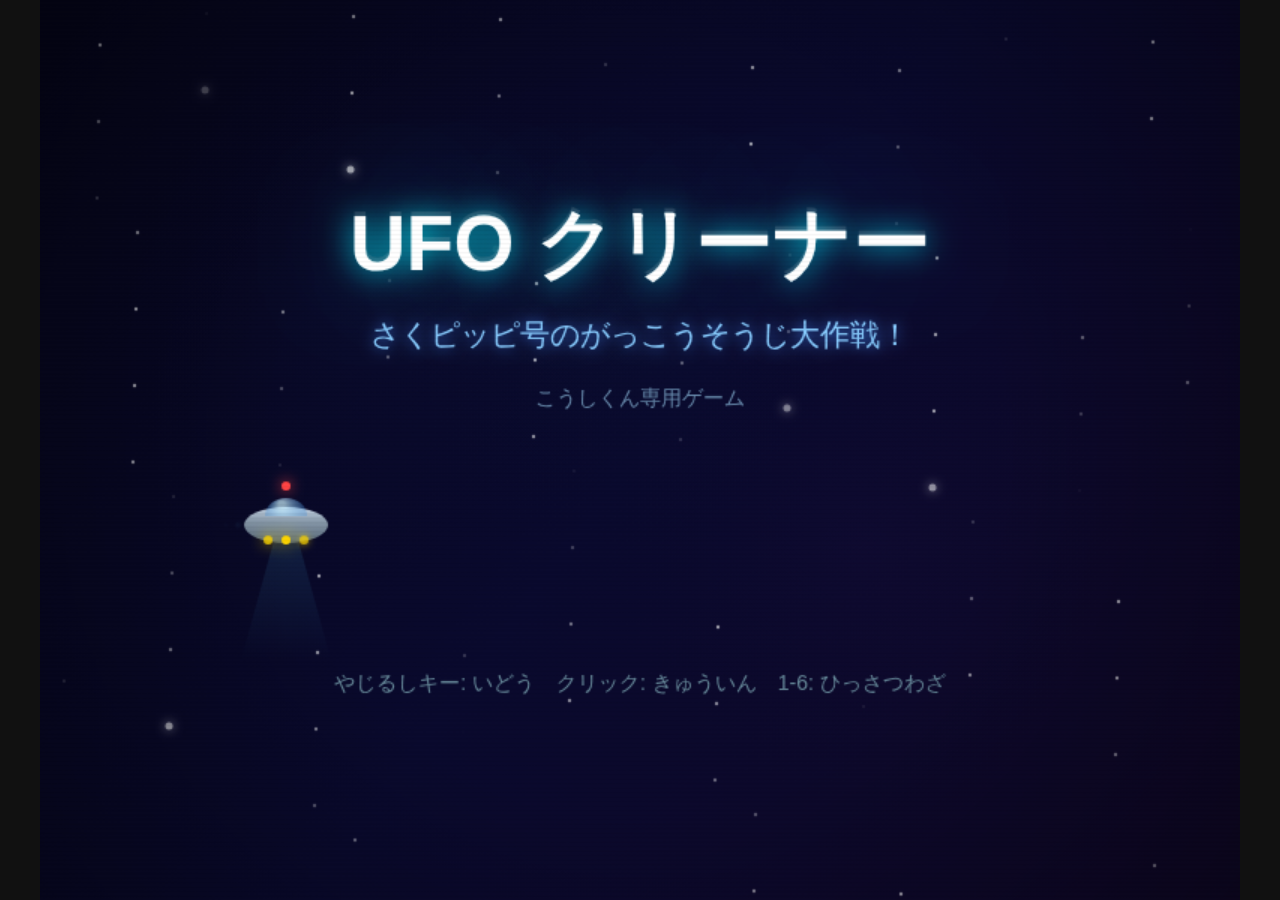
<file: 12-ufo-cleaner/index.html>
<!DOCTYPE html>
<html lang="ja">
<head>
<meta charset="UTF-8">
<meta name="viewport" content="width=device-width, initial-scale=1.0">
<title>UFO クリーナー</title>
<style>
* { margin: 0; padding: 0; box-sizing: border-box; }
body { background: #111; display: flex; justify-content: center; align-items: center; height: 100vh; overflow: hidden; }
canvas { display: block; }
</style>
</head>
<body>
<canvas id="game"></canvas>
<script>
// ============================================================
// UFO クリーナー ～さくピッピ号のがっこうそうじ大作戦！～
// ============================================================

const canvas = document.getElementById('game');
const ctx = canvas.getContext('2d');
const W = 800, H = 600;
canvas.width = W; canvas.height = H;

// Scale canvas to fit window
function resizeCanvas() {
  const scale = Math.min(window.innerWidth / W, window.innerHeight / H);
  canvas.style.width = (W * scale) + 'px';
  canvas.style.height = (H * scale) + 'px';
}
resizeCanvas();
window.addEventListener('resize', resizeCanvas);

// ============================================================
// CONSTANTS
// ============================================================
const STATE = {
  TITLE: 'title',
  STAGE_INTRO: 'stageIntro',
  PLAYING: 'playing',
  STAGE_CLEAR: 'stageClear',
  GAME_OVER: 'gameOver',
  GAME_CLEAR: 'gameClear'
};

const COLORS = {
  ufoBody: '#8899AA',
  ufoDome: 'rgba(100,180,255,0.6)',
  ufoLight: '#FFD700',
  beam: 'rgba(80,200,255,0.3)',
  beamCore: 'rgba(80,200,255,0.6)',
  hpBar: '#FF4444',
  hpBg: '#333',
  pencil: '#444',
  dust: '#999',
  eraser: '#FFB0B0',
  boss: '#665544'
};

const SPECIAL_COLORS = ['#50C8FF','#50FF50','#FFFF00','#CC66FF','#FF8800','#FF4400'];

// Screen flash system
let screenFlash = { alpha: 0, color: '#FFF' };
function flashScreen(color, alpha) { screenFlash.color = color; screenFlash.alpha = alpha; }

// Ambient particles for atmosphere
const ambientParticles = [];
for (let i = 0; i < 20; i++) {
  ambientParticles.push({
    x: Math.random() * W, y: Math.random() * H,
    speed: 0.2 + Math.random() * 0.3,
    size: 1 + Math.random() * 2,
    wobble: Math.random() * Math.PI * 2
  });
}

// ============================================================
// AUDIO SYSTEM
// ============================================================
const Sound = {
  ctx: null,
  init() {
    if (this.ctx) return;
    this.ctx = new (window.AudioContext || window.webkitAudioContext)();
  },
  play(type) {
    if (!this.ctx) return;
    const now = this.ctx.currentTime;
    switch(type) {
      case 'vacuum': {
        const o = this.ctx.createOscillator();
        const g = this.ctx.createGain();
        o.type = 'sawtooth'; o.frequency.value = 80;
        g.gain.setValueAtTime(0.05, now);
        g.gain.exponentialRampToValueAtTime(0.001, now + 0.15);
        o.connect(g); g.connect(this.ctx.destination);
        o.start(now); o.stop(now + 0.15);
        break;
      }
      case 'enemyDeath': {
        const o = this.ctx.createOscillator();
        const g = this.ctx.createGain();
        o.type = 'square'; o.frequency.setValueAtTime(400, now);
        o.frequency.exponentialRampToValueAtTime(100, now + 0.15);
        g.gain.setValueAtTime(0.1, now);
        g.gain.exponentialRampToValueAtTime(0.001, now + 0.15);
        o.connect(g); g.connect(this.ctx.destination);
        o.start(now); o.stop(now + 0.15);
        break;
      }
      case 'playerHit': {
        const o = this.ctx.createOscillator();
        const g = this.ctx.createGain();
        o.type = 'sawtooth'; o.frequency.value = 100;
        g.gain.setValueAtTime(0.15, now);
        g.gain.exponentialRampToValueAtTime(0.001, now + 0.2);
        o.connect(g); g.connect(this.ctx.destination);
        o.start(now); o.stop(now + 0.2);
        break;
      }
      case 'special': {
        const o = this.ctx.createOscillator();
        const g = this.ctx.createGain();
        o.type = 'sine';
        o.frequency.setValueAtTime(200, now);
        o.frequency.exponentialRampToValueAtTime(800, now + 0.3);
        g.gain.setValueAtTime(0.1, now);
        g.gain.exponentialRampToValueAtTime(0.001, now + 0.3);
        o.connect(g); g.connect(this.ctx.destination);
        o.start(now); o.stop(now + 0.3);
        break;
      }
      case 'bossHit': {
        const o = this.ctx.createOscillator();
        const g = this.ctx.createGain();
        o.type = 'triangle'; o.frequency.value = 60;
        g.gain.setValueAtTime(0.15, now);
        g.gain.exponentialRampToValueAtTime(0.001, now + 0.3);
        o.connect(g); g.connect(this.ctx.destination);
        o.start(now); o.stop(now + 0.3);
        break;
      }
      case 'stageClear': {
        [523, 659, 784].forEach((freq, i) => {
          const o = this.ctx.createOscillator();
          const g = this.ctx.createGain();
          o.type = 'sine'; o.frequency.value = freq;
          g.gain.setValueAtTime(0.1, now + i * 0.2);
          g.gain.exponentialRampToValueAtTime(0.001, now + i * 0.2 + 0.2);
          o.connect(g); g.connect(this.ctx.destination);
          o.start(now + i * 0.2); o.stop(now + i * 0.2 + 0.2);
        });
        break;
      }
      case 'gameOver': {
        [392, 330, 262].forEach((freq, i) => {
          const o = this.ctx.createOscillator();
          const g = this.ctx.createGain();
          o.type = 'sine'; o.frequency.value = freq;
          g.gain.setValueAtTime(0.1, now + i * 0.3);
          g.gain.exponentialRampToValueAtTime(0.001, now + i * 0.3 + 0.3);
          o.connect(g); g.connect(this.ctx.destination);
          o.start(now + i * 0.3); o.stop(now + i * 0.3 + 0.3);
        });
        break;
      }
      case 'select': {
        const o = this.ctx.createOscillator();
        const g = this.ctx.createGain();
        o.type = 'sine'; o.frequency.value = 1000;
        g.gain.setValueAtTime(0.08, now);
        g.gain.exponentialRampToValueAtTime(0.001, now + 0.05);
        o.connect(g); g.connect(this.ctx.destination);
        o.start(now); o.stop(now + 0.05);
        break;
      }
    }
  }
};

// ============================================================
// INPUT
// ============================================================
const keys = {};
const prevKeys = {};
let mouseX = W / 2, mouseY = H / 2;
let mouseDown = false;
window.addEventListener('keydown', e => {
  keys[e.code] = true;
  if (['ArrowUp','ArrowDown','ArrowLeft','ArrowRight','Space','Digit1','Digit2','Digit3','Digit4','Digit5','Digit6'].includes(e.code)) {
    e.preventDefault();
  }
});
window.addEventListener('keyup', e => { keys[e.code] = false; });
canvas.addEventListener('mousemove', e => {
  const rect = canvas.getBoundingClientRect();
  mouseX = (e.clientX - rect.left) * (W / rect.width);
  mouseY = (e.clientY - rect.top) * (H / rect.height);
});
canvas.addEventListener('mousedown', e => { mouseDown = true; e.preventDefault(); });
canvas.addEventListener('mouseup', e => { mouseDown = false; });
canvas.addEventListener('mouseleave', e => { mouseDown = false; });

function justPressed(code) {
  return keys[code] && !prevKeys[code];
}
function updatePrevKeys() {
  for (const k in keys) prevKeys[k] = keys[k];
}

// ============================================================
// PARTICLES
// ============================================================
const MAX_PARTICLES = 300;
let particles = [];

function addParticle(x, y, vx, vy, life, color, size) {
  if (particles.length >= MAX_PARTICLES) particles.shift();
  particles.push({ x, y, vx, vy, life, maxLife: life, color, size });
}

function burstParticles(x, y, count, color, speed, size) {
  for (let i = 0; i < count; i++) {
    const angle = Math.random() * Math.PI * 2;
    const spd = Math.random() * speed;
    addParticle(x, y, Math.cos(angle) * spd, Math.sin(angle) * spd,
      0.3 + Math.random() * 0.4, color, size || 3);
  }
}

function updateParticles(dt) {
  for (let i = particles.length - 1; i >= 0; i--) {
    const p = particles[i];
    p.x += p.vx * dt * 60;
    p.y += p.vy * dt * 60;
    p.life -= dt;
    if (p.life <= 0) particles.splice(i, 1);
  }
}

function drawParticles() {
  for (const p of particles) {
    const alpha = Math.max(0, p.life / p.maxLife);
    ctx.globalAlpha = alpha;
    ctx.fillStyle = p.color;
    ctx.beginPath();
    ctx.arc(p.x, p.y, p.size * alpha, 0, Math.PI * 2);
    ctx.fill();
  }
  ctx.globalAlpha = 1;
}

// ============================================================
// SCREEN SHAKE
// ============================================================
let shakeX = 0, shakeY = 0, shakeDuration = 0, shakeIntensity = 0;

function triggerShake(intensity, duration) {
  shakeIntensity = intensity;
  shakeDuration = duration;
}

function updateShake(dt) {
  if (shakeDuration > 0) {
    shakeDuration -= dt;
    const t = shakeDuration > 0 ? shakeIntensity : 0;
    shakeX = (Math.random() - 0.5) * t * 2;
    shakeY = (Math.random() - 0.5) * t * 2;
  } else {
    shakeX = 0; shakeY = 0;
  }
}

// ============================================================
// COLLISION
// ============================================================
function dist(a, b) {
  const dx = a.x - b.x, dy = a.y - b.y;
  return Math.sqrt(dx * dx + dy * dy);
}

function circlesCollide(a, b) {
  return dist(a, b) < (a.radius + b.radius);
}

// ============================================================
// PLAYER
// ============================================================
let player = null;

function createPlayer() {
  return {
    x: W / 2, y: H / 2,
    radius: 22,
    hp: 100, maxHp: 100,
    speed: 250,
    invTimer: 0,
    beamActive: false,
    beamAngle: 0,
    facingX: 0, facingY: 1,
    unlockedSpecials: 3,
    specials: [
      { name: 'ちょうきゅういん', cooldown: 0, maxCd: 15, active: false, duration: 3, timer: 0 },
      { name: 'バリア', cooldown: 0, maxCd: 20, active: false, duration: 4, timer: 0 },
      { name: 'スパーク', cooldown: 0, maxCd: 25, active: false, duration: 0.5, timer: 0 },
      { name: 'タイムスロー', cooldown: 0, maxCd: 20, active: false, duration: 4, timer: 0 },
      { name: 'ホーミング', cooldown: 0, maxCd: 18, active: false, duration: 5, timer: 0 },
      { name: 'メテオ', cooldown: 0, maxCd: 30, active: false, duration: 1.5, timer: 0 }
    ]
  };
}

function updatePlayer(dt) {
  const p = player;
  // Movement
  let dx = 0, dy = 0;
  if (keys['ArrowLeft']) dx -= 1;
  if (keys['ArrowRight']) dx += 1;
  if (keys['ArrowUp']) dy -= 1;
  if (keys['ArrowDown']) dy += 1;
  if (dx !== 0 || dy !== 0) {
    const len = Math.sqrt(dx * dx + dy * dy);
    dx /= len; dy /= len;
    p.facingX = dx; p.facingY = dy;
  }
  p.x += dx * p.speed * dt;
  p.y += dy * p.speed * dt;
  p.x = Math.max(25, Math.min(W - 25, p.x));
  p.y = Math.max(25, Math.min(H - 25, p.y));

  // Invincibility
  if (p.invTimer > 0) p.invTimer -= dt;

  // Beam
  p.beamActive = mouseDown || keys['Space'];
  if (p.beamActive) {
    // Mouse direction
    p.beamAngle = Math.atan2(mouseY - p.y, mouseX - p.x);
    // Suction particles
    if (Math.random() < 0.3) {
      const bx = p.x + Math.cos(p.beamAngle) * (50 + Math.random() * 100);
      const by = p.y + Math.sin(p.beamAngle) * (50 + Math.random() * 100);
      const spread = (Math.random() - 0.5) * 60;
      const perpX = -Math.sin(p.beamAngle) * spread;
      const perpY = Math.cos(p.beamAngle) * spread;
      addParticle(bx + perpX, by + perpY,
        -Math.cos(p.beamAngle) * 3, -Math.sin(p.beamAngle) * 3,
        0.3, 'rgba(80,200,255,0.8)', 2);
    }
  }

  // Specials
  for (let i = 0; i < 6; i++) {
    const s = p.specials[i];
    if (s.cooldown > 0) s.cooldown -= dt;
    if (s.active) {
      s.timer -= dt;
      if (s.timer <= 0) s.active = false;
    }
    if (justPressed('Digit' + (i + 1)) && i < p.unlockedSpecials && s.cooldown <= 0 && !s.active) {
      s.active = true;
      s.timer = s.duration;
      s.cooldown = s.maxCd;
      Sound.play('special');
      if (i === 0) {
        burstParticles(p.x, p.y, 20, 'rgba(80,200,255,0.8)', 5, 4);
      } else if (i === 1) {
        burstParticles(p.x, p.y, 15, 'rgba(80,255,80,0.8)', 3, 3);
      } else if (i === 2) {
        triggerShake(8, 0.3);
        for (const e of enemies) {
          e.hp -= 20;
          burstParticles(e.x, e.y, 8, '#FFFF00', 4, 3);
          const steps = 5;
          for (let j = 0; j < steps; j++) {
            const t = j / steps;
            const lx = p.x + (e.x - p.x) * t + (Math.random() - 0.5) * 20;
            const ly = p.y + (e.y - p.y) * t + (Math.random() - 0.5) * 20;
            addParticle(lx, ly, 0, 0, 0.3, '#FFFF00', 2);
          }
        }
      } else if (i === 3) {
        // Time slow - visual
        burstParticles(p.x, p.y, 25, 'rgba(200,100,255,0.7)', 4, 3);
      } else if (i === 4) {
        // Homing - visual
        burstParticles(p.x, p.y, 15, 'rgba(255,140,0,0.8)', 4, 3);
      } else if (i === 5) {
        // Meteor - spawn meteors
        triggerShake(12, 0.5);
        for (let m = 0; m < 8; m++) {
          const mx = Math.random() * W;
          const my = Math.random() * H;
          burstParticles(mx, my, 12, '#FF4400', 5, 5);
          burstParticles(mx, my, 8, '#FFAA00', 4, 3);
          for (const e of enemies) {
            if (dist({x: mx, y: my}, e) < 80) {
              e.hp -= 25;
              burstParticles(e.x, e.y, 5, '#FF6600', 3, 2);
            }
          }
        }
      }
    }
  }

  // Mega suction effect (1)
  if (p.specials[0].active) {
    for (const e of enemies) {
      const angle = Math.atan2(p.y - e.y, p.x - e.x);
      e.x += Math.cos(angle) * 200 * dt;
      e.y += Math.sin(angle) * 200 * dt;
      e.hp -= 30 * dt;
    }
    if (Math.random() < 0.5) {
      const angle = Math.random() * Math.PI * 2;
      const r = 100 + Math.random() * 50;
      addParticle(p.x + Math.cos(angle) * r, p.y + Math.sin(angle) * r,
        -Math.cos(angle) * 3, -Math.sin(angle) * 3, 0.3, 'rgba(80,200,255,0.6)', 3);
    }
  }

  // Time slow effect (4)
  if (p.specials[3].active) {
    for (const e of enemies) {
      e.x += (e.x - p.x) * 0.001; // almost frozen
    }
    if (Math.random() < 0.3) {
      addParticle(Math.random() * W, Math.random() * H, 0, 0, 0.5, 'rgba(200,100,255,0.4)', 5);
    }
  }

  // Homing beam effect (5)
  if (p.specials[4].active) {
    for (const e of enemies) {
      const a = Math.atan2(e.y - p.y, e.x - p.x);
      const bx = p.x + Math.cos(a) * 30;
      const by = p.y + Math.sin(a) * 30;
      e.hp -= 12 * dt;
      if (Math.random() < 0.2) {
        addParticle(e.x + (Math.random()-0.5)*10, e.y + (Math.random()-0.5)*10,
          0, 0, 0.2, '#FF8800', 2);
      }
    }
  }
}

function damagePlayer(amount) {
  if (player.invTimer > 0 || player.specials[1].active) return;
  player.hp -= amount;
  player.invTimer = 0.6;
  Sound.play('playerHit');
  triggerShake(6, 0.2);
  burstParticles(player.x, player.y, 8, '#FF4444', 3, 2);
  if (player.hp <= 0) {
    player.hp = 0;
    gameState = STATE.GAME_OVER;
    Sound.play('gameOver');
  }
}

function drawPlayer() {
  const p = player;
  if (p.invTimer > 0 && Math.floor(p.invTimer * 10) % 2 === 0) return;
  const t = Date.now();

  // Engine trail (drawn before translate so it's in world space)
  if (p.facingX !== 0 || p.facingY !== 0) {
    for (let i = 1; i <= 6; i++) {
      const tx = p.x - p.facingX * i * 6;
      const ty = p.y - p.facingY * i * 6;
      const a = 0.25 - i * 0.04;
      const r = 8 - i;
      const grad = ctx.createRadialGradient(tx, ty, 0, tx, ty, r);
      grad.addColorStop(0, `rgba(80,200,255,${a})`);
      grad.addColorStop(1, 'rgba(80,200,255,0)');
      ctx.fillStyle = grad;
      ctx.beginPath();
      ctx.arc(tx, ty, r, 0, Math.PI * 2);
      ctx.fill();
    }
  }

  ctx.save();
  ctx.translate(p.x, p.y);

  // UFO underglow
  const ugGrad = ctx.createRadialGradient(0, 8, 0, 0, 8, 30);
  ugGrad.addColorStop(0, 'rgba(80,200,255,0.2)');
  ugGrad.addColorStop(1, 'rgba(80,200,255,0)');
  ctx.fillStyle = ugGrad;
  ctx.beginPath();
  ctx.arc(0, 8, 30, 0, Math.PI * 2);
  ctx.fill();

  // Landing lights with pulsing glow
  for (let i = -1; i <= 1; i++) {
    const pulse = 0.5 + Math.sin(t * 0.008 + i * 2.1) * 0.5;
    ctx.save();
    ctx.shadowColor = '#FFD700';
    ctx.shadowBlur = 6 + pulse * 8;
    ctx.fillStyle = `rgba(255,215,0,${0.6 + pulse * 0.4})`;
    ctx.beginPath();
    ctx.arc(i * 12, 10, 3, 0, Math.PI * 2);
    ctx.fill();
    ctx.restore();
  }

  // Body with metallic gradient
  const bodyGrad = ctx.createLinearGradient(0, -12, 0, 12);
  bodyGrad.addColorStop(0, '#C8D8E8');
  bodyGrad.addColorStop(0.4, '#8899AA');
  bodyGrad.addColorStop(1, '#556677');
  ctx.fillStyle = bodyGrad;
  ctx.beginPath();
  ctx.ellipse(0, 0, 28, 12, 0, 0, Math.PI * 2);
  ctx.fill();
  ctx.strokeStyle = '#556677';
  ctx.lineWidth = 1.5;
  ctx.stroke();
  // Specular highlight
  ctx.globalAlpha = 0.3;
  ctx.fillStyle = '#FFF';
  ctx.beginPath();
  ctx.ellipse(-8, -4, 8, 3, -0.3, 0, Math.PI * 2);
  ctx.fill();
  ctx.globalAlpha = 1;

  // Dome with refraction gradient
  const domeGrad = ctx.createRadialGradient(-3, -14, 2, 0, -8, 14);
  domeGrad.addColorStop(0, 'rgba(200,240,255,0.7)');
  domeGrad.addColorStop(1, 'rgba(60,140,220,0.3)');
  ctx.fillStyle = domeGrad;
  ctx.beginPath();
  ctx.ellipse(0, -6, 14, 12, 0, Math.PI, 0);
  ctx.fill();
  // Dome reflection
  ctx.globalAlpha = 0.35;
  ctx.fillStyle = '#FFF';
  ctx.beginPath();
  ctx.ellipse(-4, -14, 5, 2, -0.4, 0, Math.PI * 2);
  ctx.fill();
  ctx.globalAlpha = 1;

  // Antenna with glowing tip
  ctx.strokeStyle = '#AAA';
  ctx.lineWidth = 1.5;
  ctx.beginPath();
  ctx.moveTo(0, -16);
  ctx.lineTo(0, -24);
  ctx.stroke();
  ctx.save();
  ctx.shadowColor = '#FF4444';
  ctx.shadowBlur = 8 + Math.sin(t * 0.006) * 4;
  ctx.fillStyle = '#FF4444';
  ctx.beginPath();
  ctx.arc(0, -26, 3, 0, Math.PI * 2);
  ctx.fill();
  ctx.restore();

  // Barrier visual
  if (p.specials[1].active) {
    const bPulse = 0.4 + Math.sin(t * 0.008) * 0.2;
    ctx.save();
    ctx.shadowColor = 'rgba(80,255,80,0.8)';
    ctx.shadowBlur = 15;
    ctx.strokeStyle = `rgba(80,255,80,${bPulse + 0.3})`;
    ctx.lineWidth = 3;
    ctx.beginPath();
    ctx.arc(0, 0, 35, 0, Math.PI * 2);
    ctx.stroke();
    // Inner ring
    ctx.strokeStyle = `rgba(150,255,150,${bPulse})`;
    ctx.lineWidth = 1;
    ctx.beginPath();
    ctx.arc(0, 0, 32, 0, Math.PI * 2);
    ctx.stroke();
    ctx.restore();
  }

  ctx.restore();

  // Beam
  if (p.beamActive) {
    drawBeam();
  }
}

function drawBeam() {
  const p = player;
  const len = 160;
  const pulse = 1 + Math.sin(Date.now() * 0.01) * 0.15;
  const endW = 50 * pulse;
  const cos = Math.cos(p.beamAngle);
  const sin = Math.sin(p.beamAngle);
  const perpX = -sin;
  const perpY = cos;
  const endX = p.x + cos * len;
  const endY = p.y + sin * len;

  ctx.save();

  // Layer 1: Wide outer glow
  ctx.save();
  ctx.shadowColor = 'rgba(80,200,255,0.4)';
  ctx.shadowBlur = 25;
  ctx.fillStyle = 'rgba(80,200,255,0.08)';
  ctx.beginPath();
  ctx.moveTo(p.x + perpX * 8, p.y + perpY * 8);
  ctx.lineTo(endX + perpX * endW * 1.3, endY + perpY * endW * 1.3);
  ctx.lineTo(endX - perpX * endW * 1.3, endY - perpY * endW * 1.3);
  ctx.lineTo(p.x - perpX * 8, p.y - perpY * 8);
  ctx.closePath();
  ctx.fill();
  ctx.restore();

  // Layer 2: Main beam
  ctx.fillStyle = 'rgba(80,200,255,0.2)';
  ctx.beginPath();
  ctx.moveTo(p.x + perpX * 5, p.y + perpY * 5);
  ctx.lineTo(endX + perpX * endW, endY + perpY * endW);
  ctx.lineTo(endX - perpX * endW, endY - perpY * endW);
  ctx.lineTo(p.x - perpX * 5, p.y - perpY * 5);
  ctx.closePath();
  ctx.fill();

  // Layer 3: Bright core
  ctx.save();
  ctx.shadowColor = '#50C8FF';
  ctx.shadowBlur = 12;
  ctx.fillStyle = 'rgba(180,240,255,0.45)';
  ctx.beginPath();
  ctx.moveTo(p.x + perpX * 2, p.y + perpY * 2);
  ctx.lineTo(endX + perpX * endW * 0.25, endY + perpY * endW * 0.25);
  ctx.lineTo(endX - perpX * endW * 0.25, endY - perpY * endW * 0.25);
  ctx.lineTo(p.x - perpX * 2, p.y - perpY * 2);
  ctx.closePath();
  ctx.fill();
  ctx.restore();

  // Layer 4: Animated energy lines
  ctx.strokeStyle = 'rgba(200,240,255,0.35)';
  ctx.lineWidth = 1;
  for (let j = 0; j < 3; j++) {
    ctx.beginPath();
    ctx.moveTo(p.x, p.y);
    for (let s = 1; s <= 5; s++) {
      const t = s / 5;
      const bx = p.x + cos * len * t;
      const by = p.y + sin * len * t;
      const wave = Math.sin(Date.now() * 0.015 + j * 2 + s) * 15 * t;
      ctx.lineTo(bx + perpX * wave, by + perpY * wave);
    }
    ctx.stroke();
  }

  // Emission point glow
  ctx.save();
  ctx.shadowColor = '#AAE8FF';
  ctx.shadowBlur = 15;
  ctx.fillStyle = 'rgba(170,232,255,0.6)';
  ctx.beginPath();
  ctx.arc(p.x, p.y, 5, 0, Math.PI * 2);
  ctx.fill();
  ctx.restore();

  ctx.restore();
}

function isInBeam(enemy) {
  const p = player;
  if (!p.beamActive) return false;
  const len = 160;
  const cos = Math.cos(p.beamAngle);
  const sin = Math.sin(p.beamAngle);

  // Vector from player to enemy
  const ex = enemy.x - p.x;
  const ey = enemy.y - p.y;

  // Project onto beam direction
  const proj = ex * cos + ey * sin;
  if (proj < 0 || proj > len) return false;

  // Perpendicular distance
  const perp = Math.abs(ex * (-sin) + ey * cos);
  const widthAtProj = 5 + (proj / len) * 50;
  return perp < widthAtProj + enemy.radius;
}

// ============================================================
// ENEMIES
// ============================================================
let enemies = [];
let projectiles = [];

function createEnemy(type, x, y) {
  const base = { x, y, type, attackTimer: 2 + Math.random() * 2, state: 'active', suckScale: 1 };
  switch(type) {
    case 'pencil':
      return { ...base, hp: 8, maxHp: 8, speed: 240, radius: 10,
               dashTimer: 0.5 + Math.random() * 0.4, dashing: false, dashDir: {x:0,y:0} };
    case 'dust':
      return { ...base, hp: 14, maxHp: 14, speed: 90, radius: 18,
               wobble: Math.random() * Math.PI * 2 };
    case 'eraser':
      return { ...base, hp: 22, maxHp: 22, speed: 80, radius: 22 };
    case 'boss':
      return { ...base, hp: 450, maxHp: 450, speed: 55, radius: 55,
               phase: 1, attackTimer: 1.2, spawnTimer: 6, chargeTimer: 4,
               charging: false, chargeDir: {x:0,y:0} };
  }
}

function updateEnemies(dt) {
  const slow = player.specials[3].active ? 0.15 : 1;
  for (let i = enemies.length - 1; i >= 0; i--) {
    const e = enemies[i];
    const eDt = dt * slow;
    const angle = Math.atan2(player.y - e.y, player.x - e.x);

    // Beam suction
    if (isInBeam(e)) {
      const pullStr = e.type === 'boss' ? 30 : 120;
      const bAngle = Math.atan2(player.y - e.y, player.x - e.x);
      e.x += Math.cos(bAngle) * pullStr * dt;
      e.y += Math.sin(bAngle) * pullStr * dt;
      e.hp -= (e.type === 'boss' ? 15 : 20) * dt;
      e.suckScale = Math.max(0.3, e.hp / e.maxHp);

      if (e.type === 'boss' && Math.random() < 0.2) {
        burstParticles(e.x, e.y, 2, '#887766', 2, 2);
      }
    } else {
      e.suckScale = Math.min(1, e.suckScale + dt * 2);
    }

    // Sucked into UFO
    if (e.type !== 'boss' && dist(e, player) < 20 && isInBeam(e)) {
      e.hp = 0;
    }

    // AI per type
    switch(e.type) {
      case 'pencil': {
        e.dashTimer -= eDt;
        if (e.dashing) {
          e.x += e.dashDir.x * 350 * eDt;
          e.y += e.dashDir.y * 350 * eDt;
          e.dashTimer -= eDt;
          if (e.dashTimer <= 0) { e.dashing = false; e.dashTimer = 1 + Math.random(); }
        } else {
          if (e.dashTimer <= 0) {
            e.dashing = true;
            e.dashDir = { x: Math.cos(angle), y: Math.sin(angle) };
            e.dashTimer = 0.3;
          }
        }
        if (circlesCollide(e, player)) damagePlayer(8);
        break;
      }
      case 'dust': {
        e.wobble += eDt * 2;
        e.x += (Math.cos(angle) * e.speed + Math.sin(e.wobble) * 40) * eDt;
        e.y += (Math.sin(angle) * e.speed + Math.cos(e.wobble) * 40) * eDt;
        e.attackTimer -= eDt;
        if (e.attackTimer <= 0) {
          e.attackTimer = 1.2 + Math.random() * 0.8;
          const pa = Math.atan2(player.y - e.y, player.x - e.x);
          // 3-way shot
          for (let s = -1; s <= 1; s++) {
            const a = pa + s * 0.25;
            projectiles.push({
              x: e.x, y: e.y,
              vx: Math.cos(a) * 180, vy: Math.sin(a) * 180,
              radius: 5, damage: 10, color: '#AAAAAA', life: 3
            });
          }
        }
        break;
      }
      case 'eraser': {
        e.x += Math.cos(angle) * e.speed * eDt;
        e.y += Math.sin(angle) * e.speed * eDt;
        if (circlesCollide(e, player)) damagePlayer(15);
        // Eraser dust trail
        if (Math.random() < 0.1) {
          addParticle(e.x, e.y, (Math.random()-0.5)*0.5, (Math.random()-0.5)*0.5,
            0.5, 'rgba(255,180,180,0.5)', 4);
        }
        break;
      }
      case 'boss': {
        updateBoss(e, dt, angle);
        break;
      }
    }

    // Keep in bounds
    e.x = Math.max(e.radius, Math.min(W - e.radius, e.x));
    e.y = Math.max(e.radius, Math.min(H - e.radius, e.y));

    // Death
    if (e.hp <= 0) {
      if (e.type === 'boss') {
        burstParticles(e.x, e.y, 40, '#FF8800', 6, 5);
        burstParticles(e.x, e.y, 30, '#FFFF00', 5, 3);
        triggerShake(12, 0.5);
      } else {
        const col = e.type === 'pencil' ? '#555' : e.type === 'dust' ? '#AAA' : '#FFB0B0';
        burstParticles(e.x, e.y, 15, col, 4, 3);
      }
      Sound.play(e.type === 'boss' ? 'bossHit' : 'enemyDeath');
      enemies.splice(i, 1);
    }
  }

  // Projectiles
  for (let i = projectiles.length - 1; i >= 0; i--) {
    const p = projectiles[i];
    p.x += p.vx * dt;
    p.y += p.vy * dt;
    p.life -= dt;

    // Barrier reflects
    if (player.specials[1].active && dist(p, player) < 40) {
      p.vx = -p.vx;
      p.vy = -p.vy;
      p.damage = 0;
      burstParticles(p.x, p.y, 5, '#80FF80', 3, 2);
    }

    if (p.life <= 0 || p.x < -20 || p.x > W + 20 || p.y < -20 || p.y > H + 20) {
      projectiles.splice(i, 1);
      continue;
    }
    if (dist(p, player) < player.radius + p.radius && p.damage > 0) {
      damagePlayer(p.damage);
      projectiles.splice(i, 1);
    }
  }
}

function updateBoss(e, dt, angle) {
  // Phase transitions
  if (e.hp <= 100 && e.phase === 1) {
    e.phase = 2;
    e.speed = 60;
    burstParticles(e.x, e.y, 25, '#FF4400', 5, 4);
    triggerShake(8, 0.4);
    flashScreen('#FF4400', 0.25);
  }
  if (e.hp <= 50 && e.phase === 2) {
    e.phase = 3;
    e.speed = 80;
    burstParticles(e.x, e.y, 30, '#FF0000', 6, 5);
    triggerShake(10, 0.5);
    flashScreen('#FF0000', 0.35);
  }

  // Movement
  if (e.charging) {
    e.x += e.chargeDir.x * 300 * dt;
    e.y += e.chargeDir.y * 300 * dt;
    e.chargeTimer -= dt;
    if (e.chargeTimer <= 0) { e.charging = false; e.chargeTimer = 5 + Math.random() * 3; }
    if (circlesCollide(e, player)) damagePlayer(30);
  } else {
    e.x += Math.cos(angle) * e.speed * dt;
    e.y += Math.sin(angle) * e.speed * dt;

    // Charge in phase 3
    if (e.phase >= 3) {
      e.chargeTimer -= dt;
      if (e.chargeTimer <= 0) {
        e.charging = true;
        e.chargeDir = { x: Math.cos(angle), y: Math.sin(angle) };
        e.chargeTimer = 0.8;
      }
    }
  }

  // Attacks
  e.attackTimer -= dt;
  if (e.attackTimer <= 0) {
    const spread = e.phase === 1 ? 3 : e.phase === 2 ? 5 : 8;
    if (e.phase < 3) {
      const baseAngle = Math.atan2(player.y - e.y, player.x - e.x);
      for (let s = 0; s < spread; s++) {
        const a = baseAngle + (s - (spread-1)/2) * 0.3;
        projectiles.push({
          x: e.x, y: e.y,
          vx: Math.cos(a) * 120, vy: Math.sin(a) * 120,
          radius: 6, damage: 12, color: '#886644', life: 4
        });
      }
    } else {
      for (let s = 0; s < spread; s++) {
        const a = (Math.PI * 2 / spread) * s;
        projectiles.push({
          x: e.x, y: e.y,
          vx: Math.cos(a) * 130, vy: Math.sin(a) * 130,
          radius: 6, damage: 12, color: '#AA4422', life: 4
        });
      }
    }
    e.attackTimer = e.phase === 1 ? 1.8 : e.phase === 2 ? 1.2 : 0.7;
  }

  // Spawn minions in phase 2+
  if (e.phase >= 2) {
    e.spawnTimer -= dt;
    if (e.spawnTimer <= 0) {
      e.spawnTimer = 10;
      for (let m = 0; m < 2; m++) {
        const mx = e.x + (Math.random() - 0.5) * 80;
        const my = e.y + (Math.random() - 0.5) * 80;
        enemies.push(createEnemy('pencil', mx, my));
      }
    }
  }

  if (circlesCollide(e, player) && !e.charging) damagePlayer(15);
}

function drawEnemies() {
  for (const e of enemies) {
    ctx.save();
    ctx.translate(e.x, e.y);
    const s = e.suckScale;
    ctx.scale(s, s);

    switch(e.type) {
      case 'pencil': {
        // Red underglow
        ctx.save();
        ctx.shadowColor = 'rgba(255,0,0,0.4)';
        ctx.shadowBlur = 10;
        ctx.fillStyle = COLORS.pencil;
        ctx.beginPath();
        ctx.moveTo(-4, -14);
        ctx.lineTo(4, -14);
        ctx.lineTo(3, 14);
        ctx.lineTo(0, 18);
        ctx.lineTo(-3, 14);
        ctx.closePath();
        ctx.fill();
        ctx.restore();
        // Tip
        ctx.fillStyle = '#222';
        ctx.beginPath();
        ctx.moveTo(-2, 14);
        ctx.lineTo(2, 14);
        ctx.lineTo(0, 20);
        ctx.closePath();
        ctx.fill();
        // Glowing eyes
        ctx.save();
        ctx.shadowColor = '#FF0000';
        ctx.shadowBlur = 8;
        ctx.fillStyle = '#F00';
        ctx.beginPath();
        ctx.arc(-2, -4, 2, 0, Math.PI * 2);
        ctx.arc(2, -4, 2, 0, Math.PI * 2);
        ctx.fill();
        ctx.restore();
        break;
      }
      case 'dust': {
        // Eerie floating glow
        ctx.save();
        ctx.shadowColor = 'rgba(150,150,150,0.5)';
        ctx.shadowBlur = 15;
        const dustPulse = 1 + Math.sin(Date.now()*0.005 + e.wobble)*0.06;
        ctx.scale(dustPulse, dustPulse);
        ctx.fillStyle = COLORS.dust;
        for (let d = 0; d < 5; d++) {
          const ox = Math.cos(d * 1.3) * 6;
          const oy = Math.sin(d * 1.7) * 6;
          ctx.beginPath();
          ctx.arc(ox, oy, 10 + Math.sin(d) * 3, 0, Math.PI * 2);
          ctx.fill();
        }
        // Eyes
        ctx.fillStyle = '#333';
        ctx.beginPath();
        ctx.arc(-6, -3, 3, 0, Math.PI * 2);
        ctx.arc(6, -3, 3, 0, Math.PI * 2);
        ctx.fill();
        // Mouth
        ctx.strokeStyle = '#333';
        ctx.lineWidth = 2;
        ctx.beginPath();
        ctx.arc(0, 4, 5, 0, Math.PI);
        ctx.stroke();
        ctx.restore();
        break;
      }
      case 'eraser': {
        // Angry red underglow
        ctx.save();
        ctx.shadowColor = 'rgba(255,100,100,0.5)';
        ctx.shadowBlur = 12;
        ctx.fillStyle = COLORS.eraser;
        const rr = 5;
        ctx.beginPath();
        ctx.moveTo(-18 + rr, -12);
        ctx.lineTo(18 - rr, -12);
        ctx.quadraticCurveTo(18, -12, 18, -12 + rr);
        ctx.lineTo(18, 12 - rr);
        ctx.quadraticCurveTo(18, 12, 18 - rr, 12);
        ctx.lineTo(-18 + rr, 12);
        ctx.quadraticCurveTo(-18, 12, -18, 12 - rr);
        ctx.lineTo(-18, -12 + rr);
        ctx.quadraticCurveTo(-18, -12, -18 + rr, -12);
        ctx.closePath();
        ctx.fill();
        // Stripe
        ctx.fillStyle = '#FFD0D0';
        ctx.fillRect(-18, -3, 36, 6);
        // Eyes
        ctx.fillStyle = '#333';
        ctx.beginPath();
        ctx.arc(-7, -5, 2.5, 0, Math.PI * 2);
        ctx.arc(7, -5, 2.5, 0, Math.PI * 2);
        ctx.fill();
        // Angry brows
        ctx.strokeStyle = '#333';
        ctx.lineWidth = 2;
        ctx.beginPath();
        ctx.moveTo(-10, -9); ctx.lineTo(-5, -8);
        ctx.moveTo(10, -9); ctx.lineTo(5, -8);
        ctx.stroke();
        ctx.restore();
        break;
      }
      case 'boss': {
        drawBoss(e);
        break;
      }
    }
    ctx.restore();
  }

  // Projectiles with glow and trail
  for (const p of projectiles) {
    // Trail
    for (let t = 1; t <= 3; t++) {
      ctx.globalAlpha = 0.15 - t * 0.04;
      ctx.fillStyle = p.color;
      ctx.beginPath();
      ctx.arc(p.x - p.vx * 0.008 * t, p.y - p.vy * 0.008 * t, p.radius * (1 - t * 0.15), 0, Math.PI * 2);
      ctx.fill();
    }
    ctx.globalAlpha = 1;
    ctx.save();
    ctx.shadowColor = p.color;
    ctx.shadowBlur = 10;
    ctx.fillStyle = p.color;
    ctx.beginPath();
    ctx.arc(p.x, p.y, p.radius, 0, Math.PI * 2);
    ctx.fill();
    ctx.restore();
  }
}

function drawBoss(e) {
  const tint = e.phase >= 3 ? 0.3 : 0;
  const bt = Date.now();

  // Pulsing dark aura
  const auraR = 75 + Math.sin(bt * 0.003) * 8;
  const auraColor = e.phase >= 3 ? 'rgba(200,30,0,' : e.phase >= 2 ? 'rgba(200,80,20,' : 'rgba(120,80,50,';
  const auraGrad = ctx.createRadialGradient(0, 0, 20, 0, 0, auraR);
  auraGrad.addColorStop(0, auraColor + '0.25)');
  auraGrad.addColorStop(1, auraColor + '0)');
  ctx.fillStyle = auraGrad;
  ctx.beginPath();
  ctx.arc(0, 0, auraR, 0, Math.PI * 2);
  ctx.fill();

  // Phase 3 rage veins
  if (e.phase >= 3) {
    const seed = Math.floor(bt / 200);
    ctx.strokeStyle = 'rgba(255,50,0,0.4)';
    ctx.lineWidth = 1.5;
    for (let v = 0; v < 5; v++) {
      ctx.beginPath();
      ctx.moveTo(0, 0);
      const va = (seed * 1.3 + v * 1.26) % (Math.PI * 2);
      for (let seg = 1; seg <= 3; seg++) {
        const vr = seg * 25;
        const jx = Math.cos(va) * vr + ((seed * v * 7 + seg * 13) % 11 - 5);
        const jy = Math.sin(va) * vr + ((seed * v * 3 + seg * 17) % 11 - 5);
        ctx.lineTo(jx, jy);
      }
      ctx.stroke();
    }
  }

  // Base garbage pile
  ctx.fillStyle = `rgb(${102 + tint * 150}, ${85 - tint * 50}, ${68 - tint * 40})`;

  // Main body - irregular pile shape
  ctx.beginPath();
  ctx.moveTo(-50, 20);
  ctx.lineTo(-45, -10);
  ctx.lineTo(-30, -35);
  ctx.lineTo(-10, -45);
  ctx.lineTo(15, -40);
  ctx.lineTo(35, -25);
  ctx.lineTo(45, -5);
  ctx.lineTo(50, 20);
  ctx.lineTo(40, 35);
  ctx.lineTo(-35, 35);
  ctx.closePath();
  ctx.fill();
  ctx.strokeStyle = '#554433';
  ctx.lineWidth = 2;
  ctx.stroke();

  // Crumpled paper
  ctx.fillStyle = '#EEE8DD';
  ctx.beginPath();
  ctx.moveTo(-20, -30);
  ctx.lineTo(-10, -38);
  ctx.lineTo(0, -30);
  ctx.lineTo(-5, -22);
  ctx.lineTo(-15, -22);
  ctx.closePath();
  ctx.fill();

  // Banana peel
  ctx.fillStyle = '#DDC830';
  ctx.beginPath();
  ctx.moveTo(10, -20);
  ctx.quadraticCurveTo(25, -35, 30, -20);
  ctx.quadraticCurveTo(25, -10, 15, -15);
  ctx.closePath();
  ctx.fill();

  // Crushed can
  ctx.fillStyle = '#BB4444';
  ctx.beginPath();
  ctx.ellipse(-25, 5, 12, 8, 0.2, 0, Math.PI * 2);
  ctx.fill();
  ctx.strokeStyle = '#993333';
  ctx.lineWidth = 1;
  ctx.stroke();

  // Broken bottle
  ctx.fillStyle = 'rgba(180,220,180,0.6)';
  ctx.beginPath();
  ctx.moveTo(20, 0);
  ctx.lineTo(25, -15);
  ctx.lineTo(30, 0);
  ctx.lineTo(28, 15);
  ctx.lineTo(22, 15);
  ctx.closePath();
  ctx.fill();

  // Eyes with glow
  ctx.save();
  ctx.shadowColor = '#FF2200';
  ctx.shadowBlur = 14 + Math.sin(bt * 0.006) * 5;
  ctx.fillStyle = e.phase >= 3 && bt % 2000 < 100 ? '#FFF' : '#FF2200';
  ctx.beginPath();
  ctx.arc(-15, -10, 7, 0, Math.PI * 2);
  ctx.arc(15, -10, 7, 0, Math.PI * 2);
  ctx.fill();
  ctx.restore();
  // Pupils
  ctx.fillStyle = '#000';
  ctx.beginPath();
  ctx.arc(-15, -10, 3, 0, Math.PI * 2);
  ctx.arc(15, -10, 3, 0, Math.PI * 2);
  ctx.fill();

  // Mouth with jagged teeth
  ctx.fillStyle = '#331100';
  ctx.beginPath();
  ctx.moveTo(-20, 8);
  ctx.lineTo(20, 8);
  ctx.lineTo(18, 22);
  ctx.lineTo(-18, 22);
  ctx.closePath();
  ctx.fill();
  // Teeth
  ctx.fillStyle = '#DDDDAA';
  for (let t = -15; t <= 15; t += 10) {
    ctx.beginPath();
    ctx.moveTo(t - 4, 8);
    ctx.lineTo(t, 15);
    ctx.lineTo(t + 4, 8);
    ctx.closePath();
    ctx.fill();
  }

  // HP bar
  ctx.fillStyle = '#333';
  ctx.fillRect(-40, -55, 80, 6);
  ctx.fillStyle = e.phase >= 3 ? '#FF2200' : e.phase >= 2 ? '#FF6600' : '#FF4444';
  ctx.fillRect(-40, -55, 80 * (e.hp / e.maxHp), 6);
}

// ============================================================
// STAGES
// ============================================================
const STAGES = [
  {
    name: 'きょうしつ',
    desc: 'きょうしつがゴミだらけ！ きれいにしよう！',
    bgColor: '#F5E6CA',
    drawBg() {
      // Floor
      ctx.fillStyle = '#E8D5B0';
      ctx.fillRect(0, 0, W, H);
      // Blackboard
      ctx.fillStyle = '#2D5A27';
      ctx.fillRect(100, 20, W - 200, 100);
      ctx.strokeStyle = '#8B7355';
      ctx.lineWidth = 4;
      ctx.strokeRect(100, 20, W - 200, 100);
      // Chalk text
      ctx.fillStyle = 'rgba(255,255,255,0.6)';
      ctx.font = '16px sans-serif';
      ctx.fillText('3がつ27にち (もく)', 140, 60);
      ctx.fillText('そうじのじかん', 140, 85);
      // Desks
      ctx.fillStyle = '#C4A35A';
      for (let row = 0; row < 3; row++) {
        for (let col = 0; col < 4; col++) {
          const dx = 120 + col * 160;
          const dy = 200 + row * 130;
          ctx.fillRect(dx, dy, 80, 50);
          ctx.strokeStyle = '#8B7355';
          ctx.lineWidth = 1;
          ctx.strokeRect(dx, dy, 80, 50);
        }
      }
    },
    waves: [
      { type: 'pencil', count: 4, delay: 0 },
      { type: 'pencil', count: 5, delay: 3 },
      { type: 'pencil', count: 6, delay: 6 }
    ]
  },
  {
    name: 'ろうか',
    desc: 'ろうかにほこりおばけが出た！',
    bgColor: '#E0D8CC',
    drawBg() {
      ctx.fillStyle = '#D8D0C4';
      ctx.fillRect(0, 0, W, H);
      // Lockers
      for (let i = 0; i < 10; i++) {
        ctx.fillStyle = '#8899AA';
        ctx.fillRect(10 + i * 78, 10, 72, 120);
        ctx.strokeStyle = '#667788';
        ctx.lineWidth = 1;
        ctx.strokeRect(10 + i * 78, 10, 72, 120);
        // Handle
        ctx.fillStyle = '#555';
        ctx.fillRect(60 + i * 78, 60, 8, 8);
      }
      // Floor tiles
      ctx.strokeStyle = 'rgba(0,0,0,0.05)';
      ctx.lineWidth = 1;
      for (let x = 0; x < W; x += 60) {
        ctx.beginPath(); ctx.moveTo(x, 140); ctx.lineTo(x, H); ctx.stroke();
      }
      for (let y = 140; y < H; y += 60) {
        ctx.beginPath(); ctx.moveTo(0, y); ctx.lineTo(W, y); ctx.stroke();
      }
    },
    waves: [
      { type: 'pencil', count: 5, delay: 0 },
      { type: 'dust', count: 4, delay: 3 },
      { type: 'pencil', count: 4, delay: 5 },
      { type: 'dust', count: 5, delay: 8 }
    ]
  },
  {
    name: 'たいいくかん',
    desc: 'けしゴムかいじゅうがあらわれた！',
    bgColor: '#D4B896',
    drawBg() {
      ctx.fillStyle = '#C8A882';
      ctx.fillRect(0, 0, W, H);
      // Court lines
      ctx.strokeStyle = '#FFF';
      ctx.lineWidth = 3;
      ctx.strokeRect(60, 60, W - 120, H - 120);
      ctx.beginPath();
      ctx.moveTo(W/2, 60); ctx.lineTo(W/2, H - 60);
      ctx.stroke();
      // Center circle
      ctx.beginPath();
      ctx.arc(W/2, H/2, 60, 0, Math.PI * 2);
      ctx.stroke();
      // Basketball hoops
      ctx.fillStyle = '#FF6633';
      ctx.fillRect(70, H/2 - 15, 10, 30);
      ctx.fillRect(W - 80, H/2 - 15, 10, 30);
      ctx.strokeStyle = '#FF6633';
      ctx.lineWidth = 2;
      ctx.beginPath();
      ctx.arc(80, H/2, 15, -Math.PI/2, Math.PI/2);
      ctx.stroke();
      ctx.beginPath();
      ctx.arc(W - 80, H/2, 15, Math.PI/2, -Math.PI/2);
      ctx.stroke();
    },
    waves: [
      { type: 'pencil', count: 4, delay: 0 },
      { type: 'dust', count: 4, delay: 2.5 },
      { type: 'eraser', count: 4, delay: 5 },
      { type: 'dust', count: 3, delay: 7 },
      { type: 'eraser', count: 5, delay: 9 }
    ]
  },
  {
    name: 'トイレ',
    desc: 'さいごはトイレ！ ゴミ大魔王がまっている！',
    bgColor: '#D8E8EC',
    drawBg() {
      ctx.fillStyle = '#CCE0E8';
      ctx.fillRect(0, 0, W, H);
      // Tile grid
      ctx.strokeStyle = 'rgba(150,180,190,0.4)';
      ctx.lineWidth = 1;
      for (let x = 0; x < W; x += 40) {
        ctx.beginPath(); ctx.moveTo(x, 0); ctx.lineTo(x, H); ctx.stroke();
      }
      for (let y = 0; y < H; y += 40) {
        ctx.beginPath(); ctx.moveTo(0, y); ctx.lineTo(W, y); ctx.stroke();
      }
      // Stall dividers
      ctx.fillStyle = '#99AAB5';
      for (let s = 0; s < 4; s++) {
        ctx.fillRect(80 + s * 180, 0, 8, 150);
      }
      // Sinks
      ctx.fillStyle = '#AAC0CC';
      for (let s = 0; s < 3; s++) {
        ctx.beginPath();
        ctx.ellipse(200 + s * 200, H - 40, 30, 15, 0, 0, Math.PI * 2);
        ctx.fill();
      }
    },
    waves: [
      { type: 'pencil', count: 5, delay: 0 },
      { type: 'dust', count: 4, delay: 2 },
      { type: 'eraser', count: 4, delay: 4.5 },
      { type: 'boss', count: 1, delay: 8 }
    ]
  }
];

// ============================================================
// GAME STATE
// ============================================================
let gameState = STATE.TITLE;
let currentStage = 0;
let waveIndex = 0;
let waveTimer = 0;
let allWavesSpawned = false;
let stageTimer = 0;
let titleUfoX = 100;
let titleUfoDir = 1;
let gameTime = 0;
let totalDefeated = 0;
let vacuumSoundTimer = 0;
let newUnlock = 0;

function startGame() {
  Sound.init();
  player = createPlayer();
  currentStage = 0;
  totalDefeated = 0;
  newUnlock = 0;
  startStage();
  gameState = STATE.STAGE_INTRO;
  stageTimer = 0;
}

function startStage() {
  enemies = [];
  projectiles = [];
  particles = [];
  waveIndex = 0;
  waveTimer = 0;
  allWavesSpawned = false;
  gameTime = 0;
  player.x = W / 2;
  player.y = H / 2;
  player.hp = player.maxHp;
  player.invTimer = 0;
  for (const s of player.specials) {
    s.cooldown = 0; s.active = false; s.timer = 0;
  }
}

function spawnWaveEnemies(wave) {
  for (let i = 0; i < wave.count; i++) {
    let ex, ey;
    const side = Math.floor(Math.random() * 4);
    switch(side) {
      case 0: ex = Math.random() * W; ey = -30; break;
      case 1: ex = W + 30; ey = Math.random() * H; break;
      case 2: ex = Math.random() * W; ey = H + 30; break;
      case 3: ex = -30; ey = Math.random() * H; break;
    }
    enemies.push(createEnemy(wave.type, ex, ey));
  }
}

// ============================================================
// UPDATE
// ============================================================
function update(dt) {
  switch(gameState) {
    case STATE.TITLE: {
      titleUfoX += titleUfoDir * 80 * dt;
      if (titleUfoX > W - 80) titleUfoDir = -1;
      if (titleUfoX < 80) titleUfoDir = 1;
      if (justPressed('Space')) {
        Sound.play('select');
        startGame();
      }
      break;
    }
    case STATE.STAGE_INTRO: {
      stageTimer += dt;
      if (stageTimer > 2 || justPressed('Space')) {
        gameState = STATE.PLAYING;
        Sound.play('select');
      }
      break;
    }
    case STATE.PLAYING: {
      gameTime += dt;
      updatePlayer(dt);
      updateEnemies(dt);
      updateParticles(dt);
      updateShake(dt);

      // Vacuum sound
      if (player.beamActive) {
        vacuumSoundTimer -= dt;
        if (vacuumSoundTimer <= 0) {
          Sound.play('vacuum');
          vacuumSoundTimer = 0.15;
        }
      }

      // Wave spawning
      if (!allWavesSpawned) {
        const stage = STAGES[currentStage];
        const wave = stage.waves[waveIndex];
        if (wave) {
          waveTimer += dt;
          if (waveTimer >= wave.delay) {
            spawnWaveEnemies(wave);
            waveIndex++;
            if (waveIndex >= stage.waves.length) allWavesSpawned = true;
          }
        }
      }

      // Stage clear check
      if (allWavesSpawned && enemies.length === 0) {
        stageTimer = 0;
        if (currentStage < STAGES.length - 1) {
          // Unlock a special after each stage clear
          if (player.unlockedSpecials < 6) {
            player.unlockedSpecials++;
            newUnlock = player.unlockedSpecials;
          } else {
            newUnlock = 0;
          }
          gameState = STATE.STAGE_CLEAR;
          Sound.play('stageClear');
          flashScreen('#FFDD44', 0.3);
        } else {
          gameState = STATE.GAME_CLEAR;
          Sound.play('stageClear');
        }
      }
      break;
    }
    case STATE.STAGE_CLEAR: {
      stageTimer += dt;
      updateParticles(dt);
      if (stageTimer > 3 || justPressed('Space')) {
        currentStage++;
        startStage();
        gameState = STATE.STAGE_INTRO;
        stageTimer = 0;
      }
      break;
    }
    case STATE.GAME_OVER: {
      updateParticles(dt);
      if (justPressed('Space')) {
        Sound.play('select');
        startGame();
      }
      break;
    }
    case STATE.GAME_CLEAR: {
      updateParticles(dt);
      stageTimer += dt;
      // Fireworks
      if (Math.random() < 0.1) {
        const fx = Math.random() * W;
        const fy = Math.random() * H * 0.6;
        const colors = ['#FF4444','#44FF44','#4444FF','#FFFF44','#FF44FF','#44FFFF'];
        burstParticles(fx, fy, 20, colors[Math.floor(Math.random() * colors.length)], 5, 4);
      }
      if (justPressed('Space')) {
        Sound.play('select');
        gameState = STATE.TITLE;
      }
      break;
    }
  }
  updatePrevKeys();
}

// ============================================================
// DRAW
// ============================================================
function draw() {
  ctx.clearRect(0, 0, W, H);

  switch(gameState) {
    case STATE.TITLE: drawTitle(); break;
    case STATE.STAGE_INTRO: drawStageIntro(); break;
    case STATE.PLAYING: drawPlaying(); break;
    case STATE.STAGE_CLEAR: drawStageClear(); break;
    case STATE.GAME_OVER: drawGameOver(); break;
    case STATE.GAME_CLEAR: drawGameClear(); break;
  }
  drawPostFX();
}

function drawPostFX() {
  // Vignette
  const vg = ctx.createRadialGradient(W/2, H/2, W*0.3, W/2, H/2, W*0.75);
  vg.addColorStop(0, 'rgba(0,0,0,0)');
  vg.addColorStop(1, 'rgba(0,0,0,0.45)');
  ctx.fillStyle = vg;
  ctx.fillRect(0, 0, W, H);

  // Subtle scanlines
  ctx.fillStyle = 'rgba(0,0,0,0.04)';
  for (let y = 0; y < H; y += 3) {
    ctx.fillRect(0, y, W, 1);
  }

  // Screen flash
  if (screenFlash.alpha > 0) {
    ctx.globalAlpha = screenFlash.alpha;
    ctx.fillStyle = screenFlash.color;
    ctx.fillRect(0, 0, W, H);
    ctx.globalAlpha = 1;
    screenFlash.alpha -= 0.03;
  }
}

function drawAtmosphere() {
  for (const p of ambientParticles) {
    p.y -= p.speed;
    p.x += Math.sin(Date.now() * 0.001 + p.wobble) * 0.3;
    if (p.y < -5) { p.y = H + 5; p.x = Math.random() * W; }
    ctx.fillStyle = 'rgba(255,255,255,0.07)';
    ctx.beginPath();
    ctx.arc(p.x, p.y, p.size, 0, Math.PI * 2);
    ctx.fill();
  }
  // Light rays
  ctx.save();
  ctx.globalCompositeOperation = 'lighter';
  ctx.globalAlpha = 0.025;
  ctx.fillStyle = '#FFFFC8';
  const shift = Date.now() * 0.00005;
  ctx.translate(W * 0.8, -50);
  ctx.rotate(0.4 + Math.sin(shift) * 0.05);
  ctx.fillRect(-30, 0, 60, H * 1.2);
  ctx.fillRect(80, 0, 40, H * 1.2);
  ctx.globalAlpha = 1;
  ctx.globalCompositeOperation = 'source-over';
  ctx.restore();
}

function drawTitle() {
  const t = Date.now();

  // Nebula background
  const bgGrad = ctx.createLinearGradient(0, 0, W, H);
  bgGrad.addColorStop(0, '#06061A');
  bgGrad.addColorStop(0.5, '#0A0A2E');
  bgGrad.addColorStop(1, '#100828');
  ctx.fillStyle = bgGrad;
  ctx.fillRect(0, 0, W, H);

  // Nebula blobs
  ctx.save();
  ctx.globalCompositeOperation = 'lighter';
  const blobs = [
    { x: W*0.3, y: H*0.3, r: 200, color: [20,40,80], speed: 0.0003 },
    { x: W*0.7, y: H*0.6, r: 180, color: [40,20,60], speed: 0.0004 },
    { x: W*0.5, y: H*0.4, r: 160, color: [10,50,50], speed: 0.0005 }
  ];
  for (const b of blobs) {
    const bx = b.x + Math.sin(t * b.speed) * 50;
    const by = b.y + Math.cos(t * b.speed * 0.7) * 30;
    const ng = ctx.createRadialGradient(bx, by, 0, bx, by, b.r);
    ng.addColorStop(0, `rgba(${b.color[0]},${b.color[1]},${b.color[2]},0.08)`);
    ng.addColorStop(1, 'rgba(0,0,0,0)');
    ctx.fillStyle = ng;
    ctx.beginPath();
    ctx.arc(bx, by, b.r, 0, Math.PI * 2);
    ctx.fill();
  }
  ctx.globalCompositeOperation = 'source-over';
  ctx.restore();

  // Stars with twinkle
  for (let i = 0; i < 120; i++) {
    const sx = (i * 97 + 13) % W;
    const sy = (i * 53 + 7) % H;
    const bright = 0.2 + Math.sin(t * 0.003 + i * 1.7) * 0.4;
    const isBright = i < 10;
    ctx.save();
    if (isBright) {
      ctx.shadowColor = '#FFF';
      ctx.shadowBlur = 6;
    }
    ctx.fillStyle = `rgba(255,255,255,${bright})`;
    ctx.beginPath();
    ctx.arc(sx, sy, isBright ? 2.5 : 1.2, 0, Math.PI * 2);
    ctx.fill();
    ctx.restore();
  }

  // Shooting star
  const ssPhase = (t * 0.0002) % 1;
  if (ssPhase < 0.15) {
    const ssX = W * 0.2 + ssPhase * W * 4;
    const ssY = 50 + ssPhase * 200;
    ctx.strokeStyle = `rgba(255,255,255,${0.6 - ssPhase * 4})`;
    ctx.lineWidth = 1.5;
    ctx.beginPath();
    ctx.moveTo(ssX, ssY);
    ctx.lineTo(ssX - 40, ssY - 15);
    ctx.stroke();
  }

  // Title with multi-layer glow
  ctx.save();
  ctx.textAlign = 'center';
  // Outer glow
  ctx.shadowColor = '#00CCFF';
  ctx.shadowBlur = 60;
  ctx.fillStyle = 'rgba(0,204,255,0.3)';
  ctx.font = 'bold 52px sans-serif';
  ctx.fillText('UFO クリーナー', W/2, 180);
  // Main text
  ctx.shadowBlur = 20;
  ctx.shadowColor = '#00EEFF';
  ctx.fillStyle = '#FFF';
  ctx.fillText('UFO クリーナー', W/2, 180);
  // Breathing highlight
  ctx.shadowBlur = 0;
  ctx.globalAlpha = 0.12;
  ctx.fillStyle = '#FFF';
  ctx.fillText('UFO クリーナー', W/2, 180 + Math.sin(t * 0.002) * 3);
  ctx.globalAlpha = 1;

  // Subtitle with glow
  ctx.shadowColor = '#4488FF';
  ctx.shadowBlur = 10;
  ctx.font = '20px sans-serif';
  ctx.fillStyle = '#88CCFF';
  ctx.fillText('さくピッピ号のがっこうそうじ大作戦！', W/2, 230);
  ctx.shadowBlur = 0;

  ctx.font = '14px sans-serif';
  ctx.fillStyle = '#6688AA';
  ctx.fillText('こうしくん専用ゲーム', W/2, 270);

  // Animated UFO with engine trail
  ctx.translate(titleUfoX, 350);
  // Engine trail
  const trailDir = -titleUfoDir;
  for (let i = 1; i <= 5; i++) {
    const tg = ctx.createRadialGradient(trailDir * i * 8, 0, 0, trailDir * i * 8, 0, 7 - i);
    tg.addColorStop(0, `rgba(80,200,255,${0.2 - i * 0.035})`);
    tg.addColorStop(1, 'rgba(80,200,255,0)');
    ctx.fillStyle = tg;
    ctx.beginPath();
    ctx.arc(trailDir * i * 8, 0, 7 - i, 0, Math.PI * 2);
    ctx.fill();
  }
  // Beam cone below
  const bcGrad = ctx.createLinearGradient(0, 10, 0, 90);
  bcGrad.addColorStop(0, 'rgba(80,200,255,0.12)');
  bcGrad.addColorStop(1, 'rgba(80,200,255,0)');
  ctx.fillStyle = bcGrad;
  ctx.beginPath();
  ctx.moveTo(-8, 10); ctx.lineTo(8, 10);
  ctx.lineTo(30, 90); ctx.lineTo(-30, 90);
  ctx.closePath();
  ctx.fill();
  // UFO body
  const tbg = ctx.createLinearGradient(0, -12, 0, 12);
  tbg.addColorStop(0, '#C8D8E8'); tbg.addColorStop(0.4, '#8899AA'); tbg.addColorStop(1, '#556677');
  ctx.fillStyle = tbg;
  ctx.beginPath(); ctx.ellipse(0, 0, 28, 12, 0, 0, Math.PI * 2); ctx.fill();
  // Pulsing lights
  for (let i = -1; i <= 1; i++) {
    const lp = 0.5 + Math.sin(t * 0.008 + i * 2) * 0.5;
    ctx.save();
    ctx.shadowColor = '#FFD700'; ctx.shadowBlur = 5 + lp * 6;
    ctx.fillStyle = `rgba(255,215,0,${0.6 + lp * 0.4})`;
    ctx.beginPath(); ctx.arc(i * 12, 10, 3, 0, Math.PI * 2); ctx.fill();
    ctx.restore();
  }
  // Dome
  const tdg = ctx.createRadialGradient(-3, -14, 2, 0, -8, 14);
  tdg.addColorStop(0, 'rgba(200,240,255,0.7)'); tdg.addColorStop(1, 'rgba(60,140,220,0.3)');
  ctx.fillStyle = tdg;
  ctx.beginPath(); ctx.ellipse(0, -6, 14, 12, 0, Math.PI, 0); ctx.fill();
  // Antenna
  ctx.save();
  ctx.shadowColor = '#FF4444'; ctx.shadowBlur = 8;
  ctx.fillStyle = '#FF4444';
  ctx.beginPath(); ctx.arc(0, -26, 3, 0, Math.PI * 2); ctx.fill();
  ctx.restore();
  ctx.restore();

  // Controls
  ctx.textAlign = 'center';
  ctx.font = '14px sans-serif';
  ctx.fillStyle = '#668899';
  ctx.fillText('やじるしキー: いどう　クリック: きゅういん　1-6: ひっさつわざ', W/2, 460);

  // Smooth pulse start text
  const startAlpha = 0.3 + Math.sin(t * 0.004) * 0.7;
  ctx.save();
  ctx.globalAlpha = Math.max(0, startAlpha);
  ctx.shadowColor = '#FFF';
  ctx.shadowBlur = 8 + Math.sin(t * 0.004) * 5;
  ctx.font = '22px sans-serif';
  ctx.fillStyle = '#FFF';
  ctx.fillText('スペースキーでスタート', W/2, 520);
  ctx.restore();
}

function drawStageIntro() {
  const stage = STAGES[currentStage];
  const t = Date.now();

  // Dark gradient bg
  const bg = ctx.createRadialGradient(W/2, H/2, 50, W/2, H/2, 400);
  bg.addColorStop(0, '#1A1A2E');
  bg.addColorStop(1, '#080810');
  ctx.fillStyle = bg;
  ctx.fillRect(0, 0, W, H);

  // Expanding ring animation
  const ringR = ((t * 0.05) % 300);
  ctx.strokeStyle = `rgba(80,200,255,${0.15 - ringR * 0.0005})`;
  ctx.lineWidth = 2;
  ctx.beginPath();
  ctx.arc(W/2, H/2, ringR, 0, Math.PI * 2);
  ctx.stroke();

  ctx.textAlign = 'center';
  ctx.save();
  ctx.shadowColor = '#88CCFF';
  ctx.shadowBlur = 15;
  ctx.fillStyle = '#AAB8CC';
  ctx.font = 'bold 36px sans-serif';
  ctx.fillText(`STAGE ${currentStage + 1}`, W/2, 220);
  ctx.restore();

  ctx.save();
  ctx.shadowColor = '#00CCFF';
  ctx.shadowBlur = 25;
  ctx.font = 'bold 52px sans-serif';
  ctx.fillStyle = '#FFF';
  ctx.fillText(stage.name, W/2, 295);
  ctx.restore();

  ctx.font = '20px sans-serif';
  ctx.fillStyle = '#8899AA';
  ctx.fillText(stage.desc, W/2, 360);
}

function drawPlaying() {
  ctx.save();
  ctx.translate(shakeX, shakeY);

  // Background
  STAGES[currentStage].drawBg();
  drawAtmosphere();

  // Time slow overlay
  if (player.specials[3].active) {
    ctx.fillStyle = 'rgba(100,50,150,0.15)';
    ctx.fillRect(0, 0, W, H);
  }

  // Entities
  drawEnemies();
  drawPlayer();

  // Homing beams visual
  if (player.specials[4].active) {
    ctx.strokeStyle = 'rgba(255,140,0,0.5)';
    ctx.lineWidth = 2;
    for (const e of enemies) {
      ctx.beginPath();
      ctx.moveTo(player.x, player.y);
      ctx.lineTo(e.x, e.y);
      ctx.stroke();
    }
  }

  drawParticles();

  ctx.restore();

  // HUD
  drawHUD();
}

function drawHUD() {
  // HP bar
  // HP bar with gradient and danger glow
  const hpRatio = player.hp / player.maxHp;
  ctx.save();
  if (hpRatio < 0.3) {
    ctx.shadowColor = '#FF0000';
    ctx.shadowBlur = 8 + Math.sin(Date.now() * 0.008) * 4;
  }
  // BG
  ctx.fillStyle = 'rgba(0,0,0,0.5)';
  ctx.fillRect(14, 14, 162, 18);
  // Fill gradient
  const hpGrad = ctx.createLinearGradient(15, 15, 15, 31);
  hpGrad.addColorStop(0, hpRatio < 0.3 ? '#FF6666' : '#FF6655');
  hpGrad.addColorStop(1, hpRatio < 0.3 ? '#CC1111' : '#CC2222');
  ctx.fillStyle = hpGrad;
  ctx.fillRect(15, 15, 160 * hpRatio, 16);
  // Glossy highlight
  ctx.fillStyle = 'rgba(255,255,255,0.15)';
  ctx.fillRect(15, 15, 160 * hpRatio, 7);
  // Border
  ctx.strokeStyle = 'rgba(255,255,255,0.15)';
  ctx.lineWidth = 1;
  ctx.strokeRect(14, 14, 162, 18);
  ctx.restore();
  ctx.fillStyle = '#FFF';
  ctx.font = '11px sans-serif';
  ctx.textAlign = 'left';
  ctx.fillText(`HP ${player.hp}/${player.maxHp}`, 20, 28);

  // Stage name & enemy count
  ctx.textAlign = 'right';
  ctx.font = '14px sans-serif';
  ctx.fillStyle = '#FFF';
  ctx.fillText(`${STAGES[currentStage].name}`, W - 15, 25);
  ctx.font = '12px sans-serif';
  ctx.fillStyle = '#AAA';
  ctx.fillText(`のこり: ${enemies.length}`, W - 15, 42);

  // Special moves
  ctx.textAlign = 'center';
  for (let i = 0; i < 6; i++) {
    const s = player.specials[i];
    const sx = W/2 - 150 + i * 62;
    const sy = H - 30;
    const locked = i >= player.unlockedSpecials;
    const sc = SPECIAL_COLORS[i];

    ctx.save();
    if (locked) {
      ctx.fillStyle = 'rgba(20,20,25,0.7)';
      ctx.strokeStyle = 'rgba(60,60,70,0.4)';
    } else if (s.active) {
      ctx.shadowColor = sc;
      ctx.shadowBlur = 15;
      ctx.fillStyle = 'rgba(40,60,80,0.5)';
      ctx.strokeStyle = sc;
    } else if (s.cooldown <= 0) {
      ctx.shadowColor = sc;
      ctx.shadowBlur = 6;
      ctx.fillStyle = 'rgba(20,30,40,0.6)';
      ctx.strokeStyle = `${sc}88`;
    } else {
      ctx.fillStyle = 'rgba(15,15,20,0.6)';
      ctx.strokeStyle = 'rgba(60,60,70,0.3)';
    }
    ctx.lineWidth = 1.5;
    ctx.beginPath();
    ctx.arc(sx, sy, 18, 0, Math.PI * 2);
    ctx.fill();
    ctx.stroke();
    ctx.restore();

    // Active rotating ring
    if (s.active) {
      const rot = Date.now() * 0.005;
      ctx.strokeStyle = sc;
      ctx.lineWidth = 2;
      ctx.beginPath();
      ctx.arc(sx, sy, 21, rot, rot + Math.PI * 1.2);
      ctx.stroke();
    }

    if (locked) {
      ctx.fillStyle = '#444';
      ctx.font = 'bold 14px sans-serif';
      ctx.fillText('?', sx, sy + 5);
      ctx.font = '8px sans-serif';
      ctx.fillStyle = '#333';
      ctx.fillText('???', sx, sy + 26);
    } else {
      if (s.cooldown > 0) {
        ctx.fillStyle = 'rgba(0,0,0,0.5)';
        ctx.beginPath();
        ctx.moveTo(sx, sy);
        ctx.arc(sx, sy, 18, -Math.PI/2, -Math.PI/2 + (Math.PI * 2 * (s.cooldown / s.maxCd)));
        ctx.closePath();
        ctx.fill();
        // Edge glow at cooldown boundary
        const cdAngle = -Math.PI/2 + (Math.PI * 2 * (s.cooldown / s.maxCd));
        ctx.save();
        ctx.shadowColor = sc;
        ctx.shadowBlur = 4;
        ctx.fillStyle = sc;
        ctx.beginPath();
        ctx.arc(sx + Math.cos(cdAngle) * 18, sy + Math.sin(cdAngle) * 18, 2, 0, Math.PI * 2);
        ctx.fill();
        ctx.restore();
      }

      ctx.fillStyle = s.cooldown > 0 ? '#666' : '#FFF';
      ctx.font = 'bold 14px sans-serif';
      ctx.fillText(i + 1, sx, sy + 5);

      ctx.font = '8px sans-serif';
      ctx.fillStyle = s.cooldown > 0 ? '#666' : '#BBB';
      ctx.fillText(s.name, sx, sy + 26);

      if (s.cooldown > 0) {
        ctx.fillStyle = '#FF8800';
        ctx.font = '9px sans-serif';
        ctx.fillText(Math.ceil(s.cooldown) + 's', sx, sy - 9);
      }
    }
  }
}

function drawStageClear() {
  STAGES[currentStage].drawBg();
  drawParticles();

  ctx.fillStyle = 'rgba(0,0,0,0.5)';
  ctx.fillRect(0, 0, W, H);

  ctx.textAlign = 'center';
  ctx.fillStyle = '#FFDD44';
  ctx.font = 'bold 48px sans-serif';
  ctx.fillText('ステージクリア！', W/2, 220);

  ctx.fillStyle = '#FFF';
  ctx.font = '24px sans-serif';
  ctx.fillText('きれいになった！', W/2, 270);

  ctx.fillStyle = '#AAA';
  ctx.font = '16px sans-serif';
  ctx.fillText(`タイム: ${Math.floor(gameTime)}びょう`, W/2, 310);

  // Show unlock
  if (newUnlock > 0) {
    const unlockName = player.specials[newUnlock - 1].name;
    const unlockKey = newUnlock;
    ctx.save();
    ctx.shadowColor = '#00FFAA';
    ctx.shadowBlur = 20;
    ctx.fillStyle = '#00FFAA';
    ctx.font = 'bold 28px sans-serif';
    ctx.fillText('NEW! ひっさつわざ かいほう！', W/2, 370);
    ctx.shadowBlur = 0;
    ctx.restore();
    ctx.fillStyle = '#FFF';
    ctx.font = 'bold 22px sans-serif';
    ctx.fillText(`[ ${unlockKey} ] ${unlockName}`, W/2, 410);
  }
}

function drawGameOver() {
  ctx.fillStyle = '#1A0000';
  ctx.fillRect(0, 0, W, H);
  drawParticles();

  ctx.textAlign = 'center';
  ctx.fillStyle = '#FF4444';
  ctx.font = 'bold 52px sans-serif';
  ctx.fillText('ゲームオーバー', W/2, 240);

  ctx.fillStyle = '#AAA';
  ctx.font = '20px sans-serif';
  ctx.fillText('もういちどチャレンジ？', W/2, 310);

  if (Math.floor(Date.now() / 500) % 2 === 0) {
    ctx.fillStyle = '#FFF';
    ctx.font = '18px sans-serif';
    ctx.fillText('スペースキーでリトライ', W/2, 400);
  }
}

function drawGameClear() {
  ctx.fillStyle = '#0A0A2E';
  ctx.fillRect(0, 0, W, H);
  drawParticles();

  ctx.save();
  ctx.shadowColor = '#FFD700';
  ctx.shadowBlur = 20;
  ctx.textAlign = 'center';
  ctx.fillStyle = '#FFD700';
  ctx.font = 'bold 40px sans-serif';
  ctx.fillText('がっこうがピカピカになった！', W/2, 220);
  ctx.shadowBlur = 0;

  ctx.fillStyle = '#FFF';
  ctx.font = 'bold 28px sans-serif';
  ctx.fillText('おめでとう、こうしくん！', W/2, 290);

  ctx.fillStyle = '#88CCFF';
  ctx.font = '18px sans-serif';
  ctx.fillText('さくピッピ号のおかげでがっこうがきれいになったよ！', W/2, 350);
  ctx.restore();

  if (Math.floor(Date.now() / 500) % 2 === 0) {
    ctx.fillStyle = '#FFF';
    ctx.font = '18px sans-serif';
    ctx.textAlign = 'center';
    ctx.fillText('スペースキーでタイトルへ', W/2, 450);
  }
}

// ============================================================
// GAME LOOP
// ============================================================
let lastTime = 0;
function gameLoop(timestamp) {
  const dt = Math.min((timestamp - lastTime) / 1000, 0.05);
  lastTime = timestamp;

  update(dt);
  draw();

  requestAnimationFrame(gameLoop);
}
requestAnimationFrame(gameLoop);

</script>
</body>
</html>
</file>
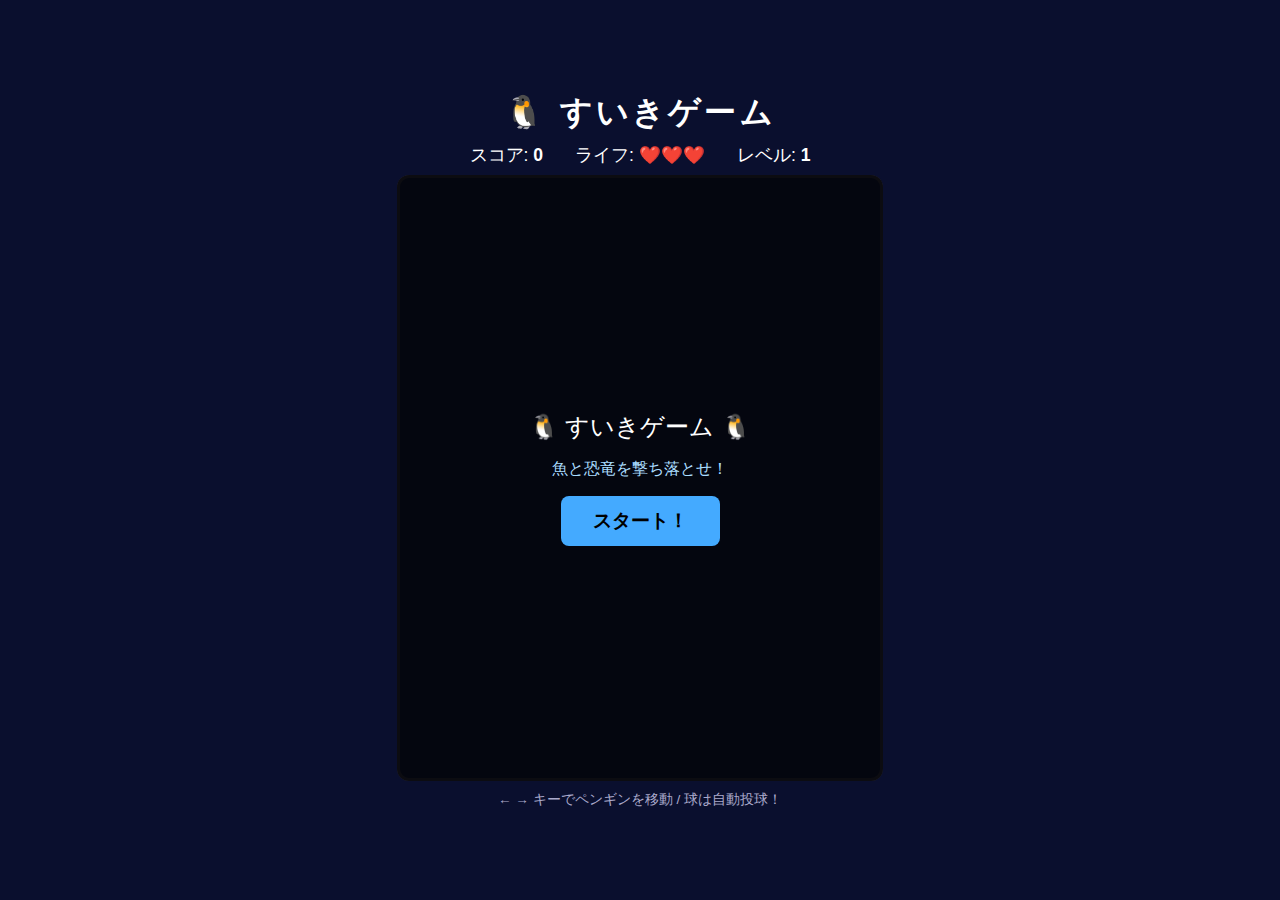
<file: suiki-sakana-attack/index.html>
<!DOCTYPE html>
<html lang="ja">
<head>
<meta charset="UTF-8">
<meta name="viewport" content="width=device-width, initial-scale=1.0">
<title>すいきゲーム 🐧</title>
<style>
  * { margin: 0; padding: 0; box-sizing: border-box; }
  body {
    background: #0a0f2e;
    display: flex;
    flex-direction: column;
    align-items: center;
    justify-content: center;
    min-height: 100vh;
    font-family: 'Segoe UI Emoji', 'Apple Color Emoji', sans-serif;
    color: #fff;
  }
  h1 { font-size: 2rem; margin-bottom: 8px; letter-spacing: 0.1em; }
  #ui { display: flex; gap: 32px; margin-bottom: 8px; font-size: 1.1rem; }
  canvas {
    border: 3px solid #334;
    border-radius: 12px;
    background: #111a3e;
    display: block;
  }
  #hint { margin-top: 10px; font-size: 0.85rem; color: #aac; }
  #overlay {
    position: absolute;
    top: 0; left: 0; right: 0; bottom: 0;
    background: rgba(0,0,0,0.75);
    display: flex;
    flex-direction: column;
    align-items: center;
    justify-content: center;
    border-radius: 12px;
    font-size: 1.5rem;
    gap: 16px;
  }
  #overlay button {
    padding: 12px 32px;
    font-size: 1.2rem;
    border: none;
    border-radius: 8px;
    background: #4af;
    color: #000;
    cursor: pointer;
    font-weight: bold;
  }
  #overlay button:hover { background: #6cf; }
  #wrap { position: relative; }
</style>
</head>
<body>
<h1>🐧 すいきゲーム</h1>
<div id="ui">
  <span>スコア: <strong id="score">0</strong></span>
  <span>ライフ: <strong id="lives">❤️❤️❤️</strong></span>
  <span>レベル: <strong id="level">1</strong></span>
</div>
<div id="wrap">
  <canvas id="canvas" width="480" height="600"></canvas>
  <div id="overlay">
    <div>🐧 すいきゲーム 🐧</div>
    <div style="font-size:1rem;color:#adf">魚と恐竜を撃ち落とせ！</div>
    <button id="startBtn">スタート！</button>
  </div>
</div>
<div id="hint">← → キーでペンギンを移動 / 球は自動投球！</div>

<script>
const canvas = document.getElementById('canvas');
const ctx = canvas.getContext('2d');
const W = canvas.width, H = canvas.height;

// ─── State ───────────────────────────────────────────────
let penguin, enemies, balls, particles;
let score, lives, level, frame;
let gameRunning = false;
let lastBallTime = 0;
const BALL_INTERVAL = 700; // ms between auto throws

// ─── Helpers ─────────────────────────────────────────────
function rnd(a, b) { return Math.random() * (b - a) + a; }
function rndInt(a, b) { return Math.floor(rnd(a, b + 1)); }

// ─── Emoji renderer ──────────────────────────────────────
function emoji(e, x, y, size) {
  ctx.font = `${size}px serif`;
  ctx.textAlign = 'center';
  ctx.textBaseline = 'middle';
  ctx.fillText(e, x, y);
}

// ─── Penguin ─────────────────────────────────────────────
function makePenguin() {
  return {
    x: W / 2,
    y: H - 58,
    w: 44,
    h: 52,
    speed: 5,
    flicker: 0, // invincibility frames
    armAngle: 0, // animation
  };
}

function drawPenguin(p) {
  if (p.flicker > 0 && p.flicker % 6 >= 3) return; // blink
  const x = p.x, y = p.y;
  ctx.save();
  ctx.translate(x, y);

  // feet
  ctx.fillStyle = '#f90';
  ctx.beginPath(); ctx.ellipse(-8, 22, 8, 4, -0.25, 0, Math.PI * 2); ctx.fill();
  ctx.beginPath(); ctx.ellipse(8, 22, 8, 4, 0.25, 0, Math.PI * 2);  ctx.fill();

  // left flipper (arm swing for throw animation)
  ctx.fillStyle = '#111a2e';
  ctx.save();
  ctx.translate(-14, 2);
  ctx.rotate(-0.4 + Math.sin(p.armAngle) * 0.5);
  ctx.beginPath(); ctx.ellipse(0, 0, 7, 14, 0, 0, Math.PI * 2); ctx.fill();
  ctx.restore();

  // right flipper (opposite swing)
  ctx.save();
  ctx.translate(14, 2);
  ctx.rotate(0.4 - Math.sin(p.armAngle) * 0.5);
  ctx.beginPath(); ctx.ellipse(0, 0, 7, 14, 0, 0, Math.PI * 2); ctx.fill();
  ctx.restore();

  // body
  ctx.fillStyle = '#111a2e';
  ctx.beginPath(); ctx.ellipse(0, 2, 18, 24, 0, 0, Math.PI * 2); ctx.fill();

  // belly
  ctx.fillStyle = '#eef2f8';
  ctx.beginPath(); ctx.ellipse(0, 8, 11, 16, 0, 0, Math.PI * 2); ctx.fill();

  // eyes
  ctx.fillStyle = '#fff';
  ctx.beginPath(); ctx.arc(-6, -10, 6, 0, Math.PI * 2); ctx.fill();
  ctx.beginPath(); ctx.arc(6, -10, 6, 0, Math.PI * 2);  ctx.fill();
  ctx.fillStyle = '#111';
  ctx.beginPath(); ctx.arc(-5, -10, 3, 0, Math.PI * 2); ctx.fill();
  ctx.beginPath(); ctx.arc(7, -10, 3, 0, Math.PI * 2);  ctx.fill();
  ctx.fillStyle = '#fff';
  ctx.beginPath(); ctx.arc(-4, -11.5, 1.2, 0, Math.PI * 2); ctx.fill();
  ctx.beginPath(); ctx.arc(8, -11.5, 1.2, 0, Math.PI * 2);  ctx.fill();

  // beak
  ctx.fillStyle = '#f90';
  ctx.beginPath();
  ctx.moveTo(-5, -5); ctx.lineTo(5, -5); ctx.lineTo(0, 0);
  ctx.closePath(); ctx.fill();

  ctx.restore();
}

// ─── Enemies ─────────────────────────────────────────────
const ENEMY_TYPES = [
  { emoji: '🐟', w: 38, h: 30, hp: 1, score: 10, speed: () => rnd(1.5, 2.5) },
  { emoji: '🐠', w: 38, h: 30, hp: 1, score: 15, speed: () => rnd(2.0, 3.0) },
  { emoji: '🐡', w: 36, h: 36, hp: 1, score: 20, speed: () => rnd(2.5, 3.5) },
  { emoji: '🦖', w: 54, h: 44, hp: 3, score: 50, speed: () => rnd(0.8, 1.5) },
];

function spawnEnemy(lv) {
  // higher level = more T-Rex
  const pool = lv < 3
    ? ENEMY_TYPES.filter(t => t.emoji !== '🦖')
    : ENEMY_TYPES;
  const t = pool[rndInt(0, pool.length - 1)];
  return {
    ...t,
    maxHp: t.hp,
    hp: t.hp,
    x: rnd(t.w / 2 + 8, W - t.w / 2 - 8),
    y: -t.h,
    speed: t.speed(),
    wobble: rnd(0, Math.PI * 2),
    wobbleSpeed: rnd(0.02, 0.06),
    wobbleAmp: rnd(0, lv > 2 ? 1.5 : 0.5),
  };
}

// ─── Balls ───────────────────────────────────────────────
function makeBall(x, y) {
  return { x, y, r: 9, w: 18, speed: 10 };
}

// ─── Particles ───────────────────────────────────────────
function burst(x, y, e, count = 6) {
  for (let i = 0; i < count; i++) {
    const angle = rnd(0, Math.PI * 2);
    const spd = rnd(2, 6);
    particles.push({
      x, y,
      vx: Math.cos(angle) * spd,
      vy: Math.sin(angle) * spd,
      life: 1,
      decay: rnd(0.03, 0.07),
      size: rnd(14, 24),
      emoji: e,
    });
  }
}

// ─── Init ────────────────────────────────────────────────
function initGame() {
  penguin = makePenguin();
  enemies = [];
  balls = [];
  particles = [];
  score = 0;
  lives = 3;
  level = 1;
  frame = 0;
  lastBallTime = 0;
  updateUI();
}

// ─── Keys ────────────────────────────────────────────────
const keys = {};
document.addEventListener('keydown', e => { keys[e.key] = true; });
document.addEventListener('keyup',   e => { keys[e.key] = false; });

// ─── UI ──────────────────────────────────────────────────
function updateUI() {
  document.getElementById('score').textContent = score;
  document.getElementById('level').textContent = level;
  const h = ['', '❤️', '❤️❤️', '❤️❤️❤️'];
  document.getElementById('lives').textContent = h[Math.max(0, lives)] || '💀';
}

// ─── Spawn schedule ──────────────────────────────────────
function spawnInterval() {
  // faster spawning at higher levels
  return Math.max(40, 100 - level * 8);
}

// ─── Collision (circle-ish) ───────────────────────────────
function hit(a, b) {
  const dx = a.x - b.x, dy = a.y - b.y;
  const rr = (a.w + b.w) / 2 * 0.6;
  return dx * dx + dy * dy < rr * rr;
}

// ─── Main loop ───────────────────────────────────────────
let lastTime = 0;
function loop(ts) {
  if (!gameRunning) return;
  const dt = ts - lastTime;
  lastTime = ts;
  frame++;

  // ── Spawn ──
  if (frame % spawnInterval() === 0) {
    enemies.push(spawnEnemy(level));
  }

  // ── Auto throw ball ──
  if (ts - lastBallTime > BALL_INTERVAL) {
    balls.push(makeBall(penguin.x, penguin.y - penguin.h / 2));
    penguin.armAngle += Math.PI; // swing arms
    lastBallTime = ts;
  }
  penguin.armAngle += 0.08;

  // ── Move penguin ──
  if (keys['ArrowLeft']  || keys['a'] || keys['A']) penguin.x -= penguin.speed;
  if (keys['ArrowRight'] || keys['d'] || keys['D']) penguin.x += penguin.speed;
  penguin.x = Math.max(penguin.w / 2, Math.min(W - penguin.w / 2, penguin.x));
  if (penguin.flicker > 0) penguin.flicker--;

  // ── Move balls ──
  balls = balls.filter(b => b.y > -b.r * 2);
  balls.forEach(b => b.y -= b.speed);

  // ── Move enemies + wobble ──
  enemies.forEach(e => {
    e.wobble += e.wobbleSpeed;
    e.x += Math.sin(e.wobble) * e.wobbleAmp;
    e.y += e.speed;
  });

  // ── Ball-enemy collision ──
  const deadEnemies = new Set();
  const deadBalls = new Set();

  balls.forEach((b, bi) => {
    enemies.forEach((e, ei) => {
      if (deadEnemies.has(ei)) return;
      if (hit(b, e)) {
        e.hp--;
        deadBalls.add(bi);
        if (e.hp <= 0) {
          burst(e.x, e.y, e.emoji);
          score += e.score * level;
          deadEnemies.add(ei);
        } else {
          e._hit = 8;
        }
      }
    });
  });
  balls   = balls.filter((_, i) => !deadBalls.has(i));
  enemies = enemies.filter((_, i) => !deadEnemies.has(i));

  // ── Enemy-penguin collision ──
  const crashedEnemies = new Set();
  enemies.forEach((e, ei) => {
    if (e.y > H + e.h) {
      crashedEnemies.add(ei); // off-screen = miss (no life lost, just gone)
      return;
    }
    if (penguin.flicker === 0 && hit(e, penguin)) {
      lives--;
      penguin.flicker = 90;
      burst(penguin.x, penguin.y, '💥', 8);
      crashedEnemies.add(ei);
      updateUI();
      if (lives <= 0) {
        gameOver();
        return;
      }
    }
  });
  enemies = enemies.filter((_, i) => !crashedEnemies.has(i));

  // ── Level up ──
  const newLevel = Math.floor(score / 300) + 1;
  if (newLevel !== level) {
    level = newLevel;
    updateUI();
  }

  // ── Particles ──
  particles.forEach(p => {
    p.x += p.vx;
    p.y += p.vy;
    p.vy += 0.15; // gravity
    p.life -= p.decay;
  });
  particles = particles.filter(p => p.life > 0);

  draw();
  requestAnimationFrame(loop);
}

// ─── Draw ────────────────────────────────────────────────
function draw() {
  // background
  ctx.clearRect(0, 0, W, H);

  // stars
  ctx.fillStyle = '#fff';
  for (let i = 0; i < 40; i++) {
    const sx = ((i * 137 + frame * 0.3) % W);
    const sy = ((i * 97  + frame * 0.1) % H);
    ctx.globalAlpha = 0.3 + Math.sin(frame * 0.05 + i) * 0.2;
    ctx.fillRect(sx, sy, 1.5, 1.5);
  }
  ctx.globalAlpha = 1;

  // ocean floor
  ctx.fillStyle = '#1a2a5a';
  ctx.fillRect(0, H - 20, W, 20);
  ctx.fillStyle = '#2a3a7a';
  ctx.fillRect(0, H - 20, W, 4);

  // balls
  balls.forEach(b => {
    const grad = ctx.createRadialGradient(b.x - 3, b.y - 3, 1, b.x, b.y, b.r);
    grad.addColorStop(0, '#fff');
    grad.addColorStop(0.4, '#c8e8ff');
    grad.addColorStop(1, '#5aabff');
    ctx.beginPath();
    ctx.arc(b.x, b.y, b.r, 0, Math.PI * 2);
    ctx.fillStyle = grad;
    ctx.shadowColor = '#8df';
    ctx.shadowBlur = 14;
    ctx.fill();
    ctx.shadowBlur = 0;
  });

  // enemies
  enemies.forEach(e => {
    ctx.globalAlpha = e._hit > 0 ? (e._hit % 4 < 2 ? 0.3 : 1) : 1;
    if (e._hit > 0) e._hit--;
    // hp bar
    if (e.maxHp > 1) {
      const bw = e.w;
      ctx.fillStyle = '#500';
      ctx.fillRect(e.x - bw / 2, e.y - e.h / 2 - 8, bw, 5);
      ctx.fillStyle = '#0f0';
      ctx.fillRect(e.x - bw / 2, e.y - e.h / 2 - 8, bw * (e.hp / e.maxHp), 5);
    }
    emoji(e.emoji, e.x, e.y, e.w);
    ctx.globalAlpha = 1;
  });

  // penguin
  drawPenguin(penguin);

  // particles
  particles.forEach(p => {
    ctx.globalAlpha = p.life;
    emoji(p.emoji, p.x, p.y, p.size);
  });
  ctx.globalAlpha = 1;
}

// ─── Game over ───────────────────────────────────────────
function gameOver() {
  gameRunning = false;
  const ov = document.getElementById('overlay');
  ov.innerHTML = `
    <div style="font-size:2rem">💀 ゲームオーバー</div>
    <div>スコア: <strong style="color:#4af;font-size:1.4rem">${score}</strong></div>
    <div>レベル: ${level}</div>
    <button id="startBtn">もう一度！</button>
  `;
  ov.style.display = 'flex';
  document.getElementById('startBtn').onclick = startGame;
}

// ─── Start ───────────────────────────────────────────────
function startGame() {
  document.getElementById('overlay').style.display = 'none';
  initGame();
  gameRunning = true;
  lastTime = performance.now();
  requestAnimationFrame(loop);
}

document.getElementById('startBtn').onclick = startGame;
</script>
</body>
</html>
</file>
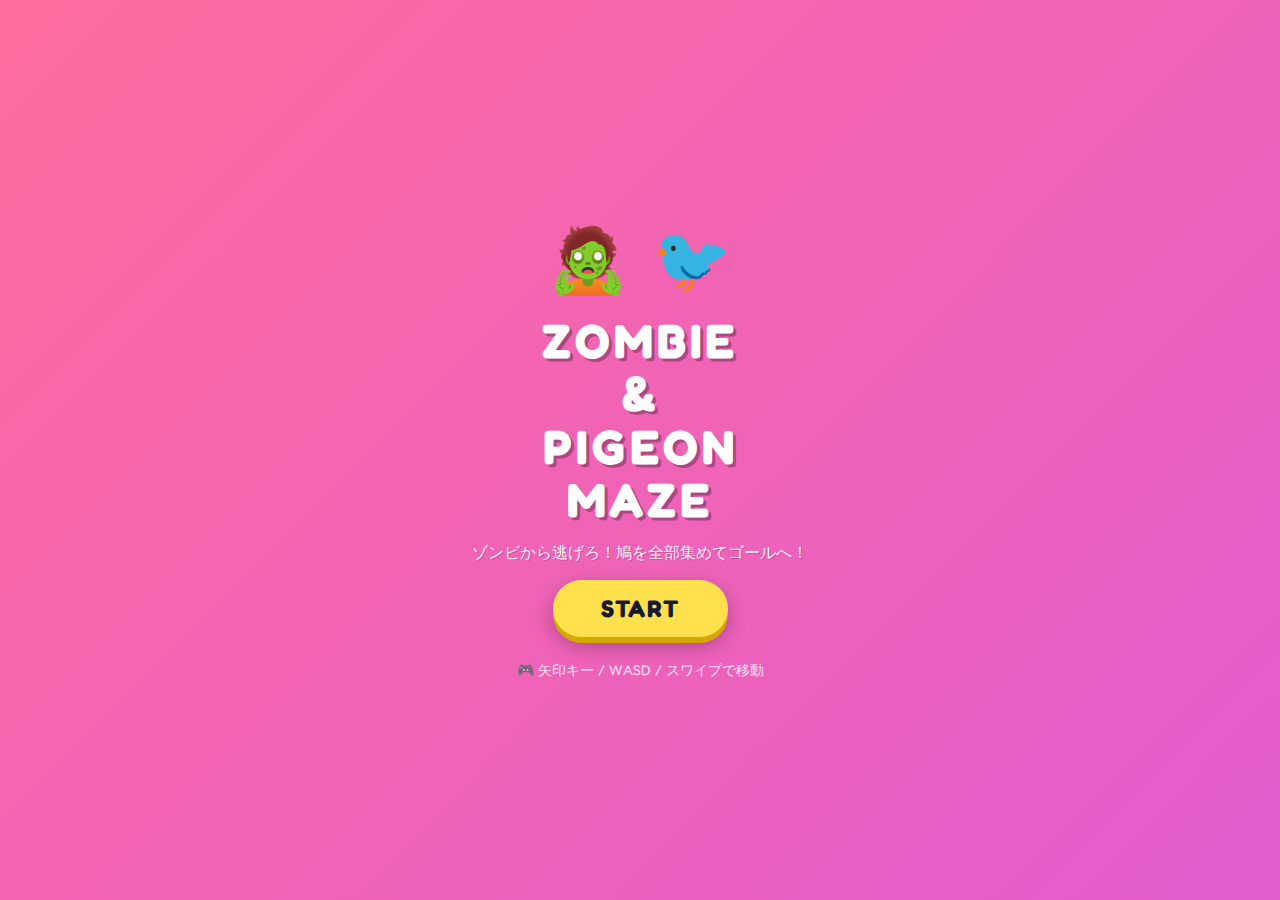
<file: suiki-zombie-pigeon-maze/index.html>
<!DOCTYPE html>
<html lang="ja">
<head>
  <meta charset="UTF-8">
  <meta name="viewport" content="width=device-width, initial-scale=1.0">
  <title>ZOMBIE & PIGEON MAZE</title>
  <link rel="stylesheet" href="style.css">
</head>
<body>
  <div id="screen-title" class="screen active">
    <div class="title-art">
      <span class="title-zombie">🧟</span>
      <span class="title-pigeon">🐦</span>
    </div>
    <h1>ZOMBIE<br>&amp;<br>PIGEON<br>MAZE</h1>
    <p class="subtitle">ゾンビから逃げろ！鳩を全部集めてゴールへ！</p>
    <button id="btn-start" class="btn-pop">START</button>
    <div class="how-to-play">
      <p>🎮 矢印キー / WASD / スワイプで移動</p>
    </div>
  </div>

  <div id="screen-game" class="screen">
    <div id="hud">
      <div class="hud-item">
        <span class="hud-label">LEVEL</span>
        <span id="hud-level" class="hud-value">1</span>
      </div>
      <div class="hud-item">
        <span class="hud-label">🐦</span>
        <span id="hud-pigeons" class="hud-value">0/0</span>
      </div>
      <div class="hud-item">
        <span class="hud-label">❤️</span>
        <span id="hud-lives" class="hud-value">3</span>
      </div>
      <div class="hud-item">
        <span class="hud-label">⏱️</span>
        <span id="hud-time" class="hud-value">0</span>
      </div>
    </div>
    <canvas id="maze-canvas"></canvas>
    <div id="mobile-controls">
      <button class="ctrl-btn" data-dir="up">▲</button>
      <div class="ctrl-row">
        <button class="ctrl-btn" data-dir="left">◀</button>
        <button class="ctrl-btn" data-dir="down">▼</button>
        <button class="ctrl-btn" data-dir="right">▶</button>
      </div>
    </div>
  </div>

  <div id="screen-clear" class="screen">
    <h2>🎉 STAGE CLEAR!</h2>
    <p id="clear-time"></p>
    <button id="btn-next" class="btn-pop">NEXT STAGE →</button>
  </div>

  <div id="screen-over" class="screen">
    <h2>💀 GAME OVER</h2>
    <p id="over-level"></p>
    <button id="btn-retry" class="btn-pop">RETRY</button>
  </div>

  <script src="game.js"></script>
</body>
</html>
</file>
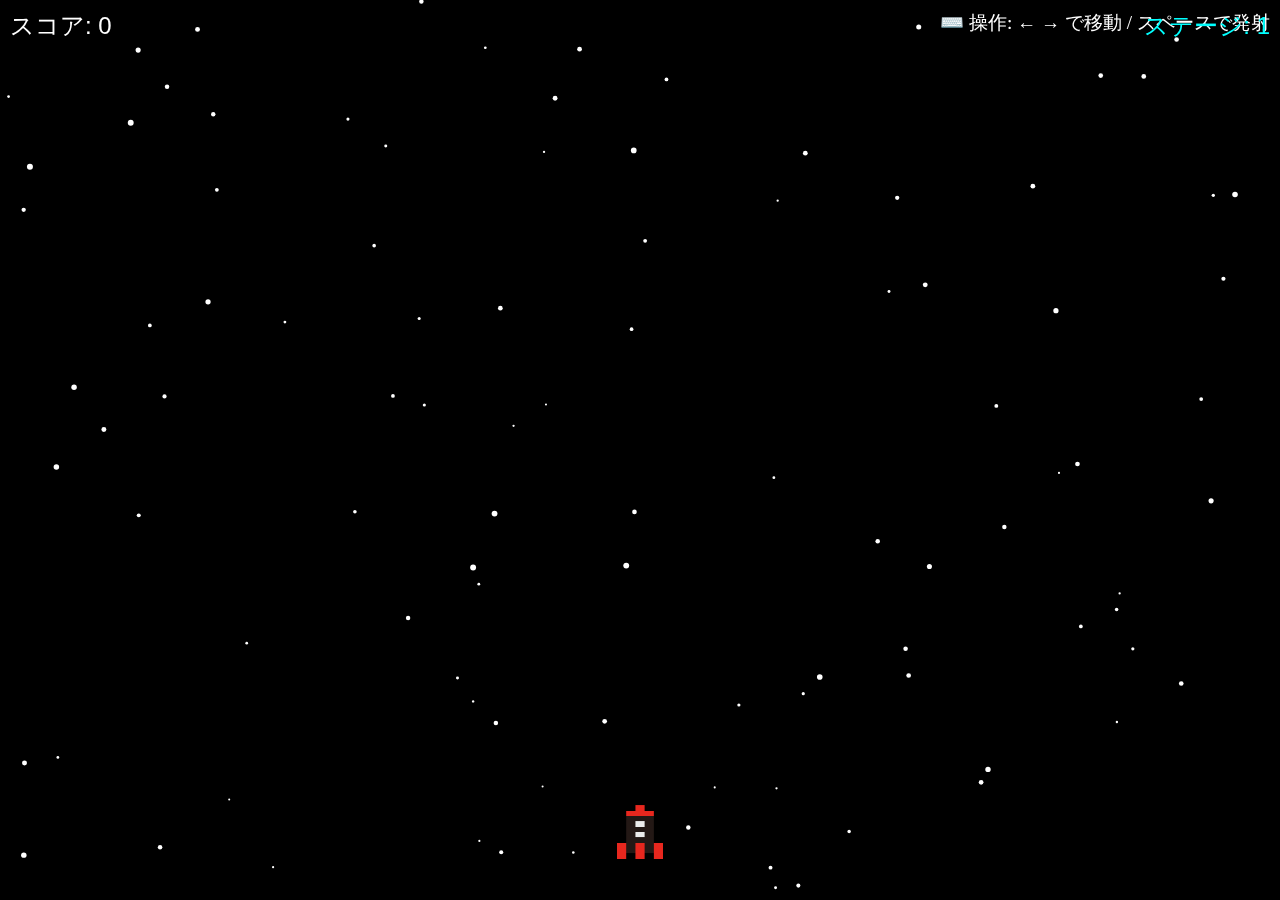
<file: 03-shootinggame/shootinggame/index.html>
<!DOCTYPE html>
<html lang="ja">
<head>
  <meta charset="UTF-8" />
  <meta name="viewport" content="width=device-width, initial-scale=1.0, user-scalable=no">
  <title>シューティングgame</title>
  <link rel="stylesheet" href="style.css">
</head>
<body>
    <div id="pcControls" style="display: none; position: absolute; top: 10px; right: 10px; color: white; font-size: 1.2em;">
      ⌨️ 操作: ← → で移動 / スペースで発射
    </div>
  <div id="ui">スコア: <span id="score">0</span></div>
  <div id="stageLabel">ステージ: 1</div>
  <div id="gameOverScreen">
    GAME OVER<br>
    <button id="retryButton">リトライ</button>
  </div>
  <div id="stageClearScreen">ステージクリア！</div>
  <canvas id="gameCanvas"></canvas>

  <!-- スマホボタンUI -->
  
  <div id="mobileControls">
    <button id="leftBtn">←</button>
    <button id="fireBtn">🔫</button>
    <button id="rightBtn">→</button>
  </div>
  
  <!-- 効果音 -->
  <audio id="se-shoot" src="https://monumental-beignet-d2dffb.netlify.app/se_chun1.mp3"></audio>
  <audio id="se-mini-bomb1" src="https://monumental-beignet-d2dffb.netlify.app/mini_bomb1.mp3"></audio>
  <audio id="se-mini-bomb2" src="https://monumental-beignet-d2dffb.netlify.app/mini_bomb2.mp3"></audio>

  <script src="script.js"></script>
</body>
</html>
</file>
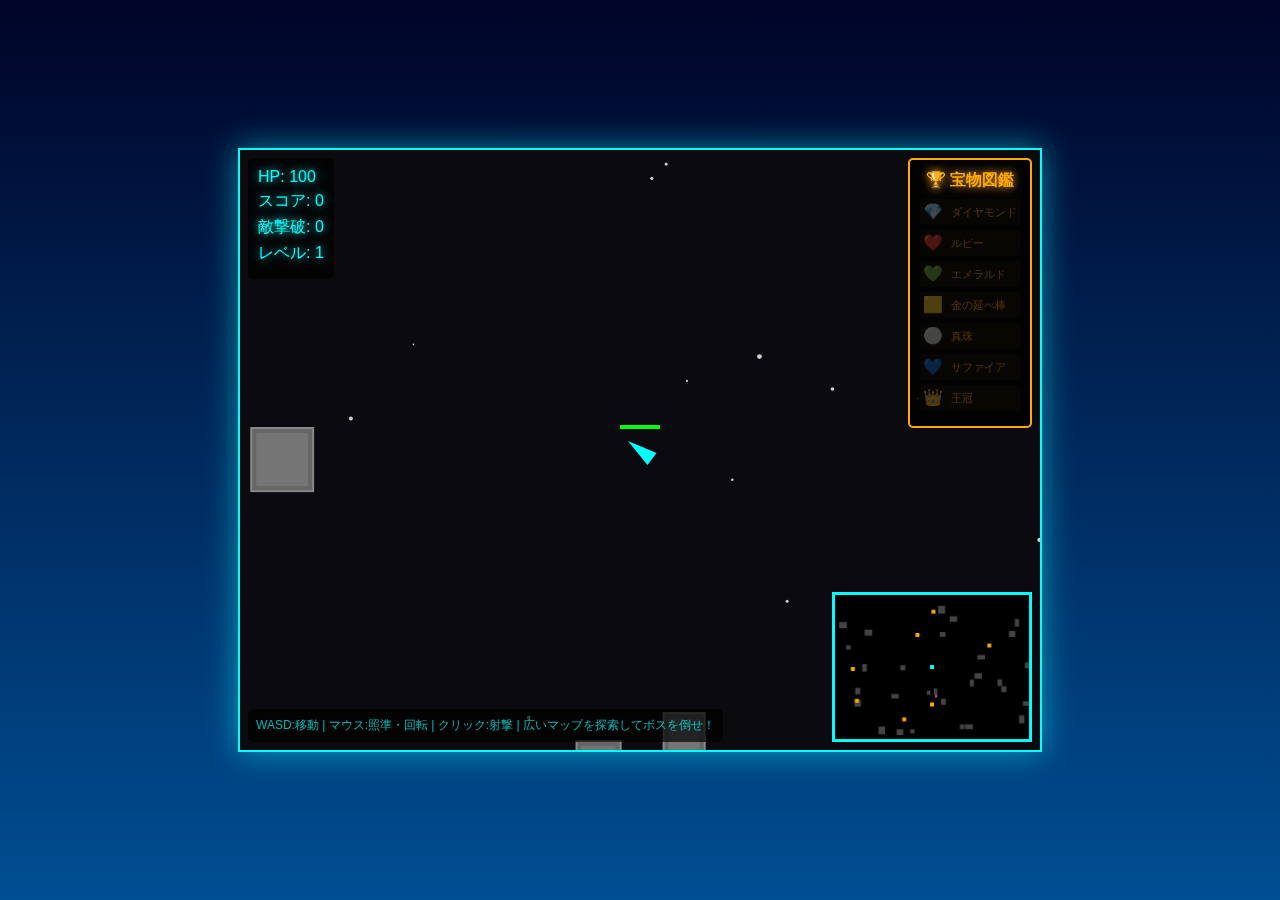
<file: 01-space-shooter/shooter-game-v2.html>
<!DOCTYPE html>
<html lang="ja">
<head>
    <meta charset="UTF-8">
    <meta name="viewport" content="width=device-width, initial-scale=1.0">
    <title>スペースシューター探索版</title>
    <style>
        * {
            margin: 0;
            padding: 0;
            box-sizing: border-box;
        }

        body {
            background: linear-gradient(to bottom, #000428, #004e92);
            display: flex;
            justify-content: center;
            align-items: center;
            min-height: 100vh;
            font-family: 'Arial', sans-serif;
            overflow: hidden;
        }

        #gameContainer {
            position: relative;
            box-shadow: 0 0 30px rgba(0, 255, 255, 0.5);
        }

        canvas {
            background: #0a0a0f;
            display: block;
            border: 2px solid #00ffff;
        }

        #ui {
            position: absolute;
            top: 10px;
            left: 10px;
            color: #00ffff;
            font-size: 16px;
            text-shadow: 0 0 10px #00ffff;
            z-index: 10;
            user-select: none;
            background: rgba(0, 0, 0, 0.7);
            padding: 10px;
            border-radius: 5px;
        }

        #ui div {
            margin-bottom: 5px;
        }

        #minimap {
            position: absolute;
            bottom: 10px;
            right: 10px;
            width: 200px;
            height: 150px;
            background: rgba(0, 0, 0, 0.8);
            border: 2px solid #00ffff;
            z-index: 10;
        }

        #treasurePanel {
            position: absolute;
            top: 10px;
            right: 10px;
            background: rgba(0, 0, 0, 0.8);
            border: 2px solid #ffaa00;
            padding: 10px;
            border-radius: 5px;
            color: #ffaa00;
            font-size: 14px;
            z-index: 10;
            max-width: 150px;
        }

        #treasurePanel h3 {
            margin-bottom: 8px;
            font-size: 16px;
            text-align: center;
            text-shadow: 0 0 10px #ffaa00;
        }

        .treasure-item {
            display: flex;
            align-items: center;
            margin-bottom: 5px;
            padding: 3px;
            background: rgba(255, 170, 0, 0.1);
            border-radius: 3px;
        }

        .treasure-icon {
            width: 20px;
            height: 20px;
            margin-right: 8px;
            font-size: 16px;
            text-align: center;
        }

        #bossWarning {
            position: absolute;
            top: 50%;
            left: 50%;
            transform: translate(-50%, -50%);
            background: rgba(255, 0, 0, 0.9);
            color: #fff;
            padding: 30px 50px;
            border: 4px solid #ff0000;
            border-radius: 10px;
            font-size: 36px;
            font-weight: bold;
            text-shadow: 0 0 20px #ff0000;
            display: none;
            z-index: 100;
            animation: pulse 0.5s infinite;
        }

        @keyframes pulse {
            0%, 100% { transform: translate(-50%, -50%) scale(1); }
            50% { transform: translate(-50%, -50%) scale(1.1); }
        }

        #gameOver {
            position: absolute;
            top: 50%;
            left: 50%;
            transform: translate(-50%, -50%);
            background: rgba(0, 0, 0, 0.95);
            padding: 40px;
            border: 3px solid #ff0066;
            border-radius: 10px;
            text-align: center;
            display: none;
            z-index: 100;
        }

        #gameOver h1 {
            color: #ff0066;
            font-size: 48px;
            margin-bottom: 20px;
            text-shadow: 0 0 20px #ff0066;
        }

        #gameOver p {
            color: #00ffff;
            font-size: 20px;
            margin-bottom: 15px;
        }

        #restartBtn {
            background: linear-gradient(45deg, #00ffff, #0099ff);
            border: none;
            color: #000;
            padding: 15px 40px;
            font-size: 20px;
            font-weight: bold;
            cursor: pointer;
            border-radius: 5px;
            transition: transform 0.2s;
            margin-top: 20px;
        }

        #restartBtn:hover {
            transform: scale(1.1);
        }

        #instructions {
            position: absolute;
            bottom: 10px;
            left: 10px;
            color: rgba(0, 255, 255, 0.7);
            font-size: 12px;
            background: rgba(0, 0, 0, 0.7);
            padding: 8px;
            border-radius: 5px;
        }

        .boss-hp-bar {
            position: absolute;
            top: 100px;
            left: 50%;
            transform: translateX(-50%);
            width: 400px;
            background: rgba(0, 0, 0, 0.8);
            border: 2px solid #ff0066;
            padding: 10px;
            border-radius: 5px;
            display: none;
            z-index: 50;
        }

        .boss-hp-bar h3 {
            color: #ff0066;
            text-align: center;
            margin-bottom: 8px;
            font-size: 18px;
            text-shadow: 0 0 10px #ff0066;
        }

        .boss-hp-fill {
            width: 100%;
            height: 20px;
            background: #333;
            border-radius: 3px;
            overflow: hidden;
        }

        .boss-hp-inner {
            height: 100%;
            background: linear-gradient(90deg, #ff0066, #ff6600);
            transition: width 0.3s;
        }
    </style>
</head>
<body>
    <div id="gameContainer">
        <canvas id="gameCanvas" width="800" height="600"></canvas>

        <div id="ui">
            <div>HP: <span id="hpDisplay">100</span></div>
            <div>スコア: <span id="scoreDisplay">0</span></div>
            <div>敵撃破: <span id="killsDisplay">0</span></div>
            <div>レベル: <span id="levelDisplay">1</span></div>
        </div>

        <div id="treasurePanel">
            <h3>🏆 宝物図鑑</h3>
            <div id="treasureList"></div>
        </div>

        <canvas id="minimap" width="200" height="150"></canvas>

        <div id="bossWarning">⚠️ BOSS出現！ ⚠️</div>

        <div class="boss-hp-bar" id="bossHpBar">
            <h3 id="bossName">BOSS</h3>
            <div class="boss-hp-fill">
                <div class="boss-hp-inner" id="bossHpInner"></div>
            </div>
        </div>

        <div id="gameOver">
            <h1>GAME OVER</h1>
            <p>最終スコア: <span id="finalScore">0</span></p>
            <p>敵撃破数: <span id="finalKills">0</span></p>
            <p>収集した宝物: <span id="finalTreasures">0</span>/7</p>
            <button id="restartBtn">再スタート</button>
        </div>

        <div id="instructions">
            WASD:移動 | マウス:照準・回転 | クリック:射撃 | 広いマップを探索してボスを倒せ！
        </div>
    </div>

    <script src="shooter-game-v2.js"></script>
</body>
</html>
</file>
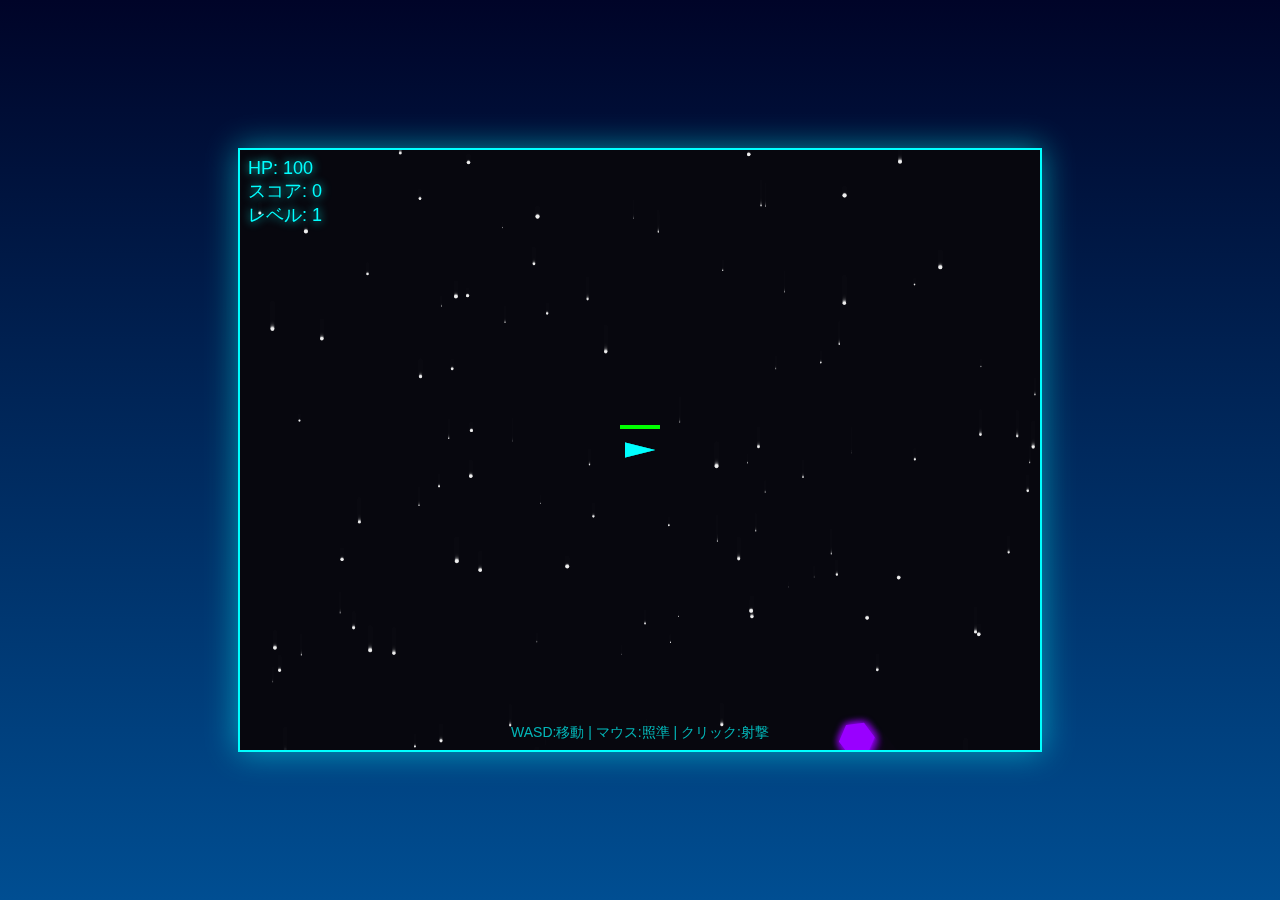
<file: 01-space-shooter/shooter-game.html>
<!DOCTYPE html>
<html lang="ja">
<head>
    <meta charset="UTF-8">
    <meta name="viewport" content="width=device-width, initial-scale=1.0">
    <title>スペースシューター</title>
    <style>
        * {
            margin: 0;
            padding: 0;
            box-sizing: border-box;
        }

        body {
            background: linear-gradient(to bottom, #000428, #004e92);
            display: flex;
            justify-content: center;
            align-items: center;
            min-height: 100vh;
            font-family: 'Arial', sans-serif;
            overflow: hidden;
        }

        #gameContainer {
            position: relative;
            box-shadow: 0 0 30px rgba(0, 255, 255, 0.5);
        }

        canvas {
            background: radial-gradient(circle at center, #1a1a2e 0%, #0a0a0f 100%);
            display: block;
            border: 2px solid #00ffff;
        }

        #ui {
            position: absolute;
            top: 10px;
            left: 10px;
            color: #00ffff;
            font-size: 18px;
            text-shadow: 0 0 10px #00ffff;
            z-index: 10;
            user-select: none;
        }

        #gameOver {
            position: absolute;
            top: 50%;
            left: 50%;
            transform: translate(-50%, -50%);
            background: rgba(0, 0, 0, 0.9);
            padding: 40px;
            border: 3px solid #ff0066;
            border-radius: 10px;
            text-align: center;
            display: none;
            z-index: 100;
        }

        #gameOver h1 {
            color: #ff0066;
            font-size: 48px;
            margin-bottom: 20px;
            text-shadow: 0 0 20px #ff0066;
        }

        #gameOver p {
            color: #00ffff;
            font-size: 24px;
            margin-bottom: 30px;
        }

        #restartBtn {
            background: linear-gradient(45deg, #00ffff, #0099ff);
            border: none;
            color: #000;
            padding: 15px 40px;
            font-size: 20px;
            font-weight: bold;
            cursor: pointer;
            border-radius: 5px;
            transition: transform 0.2s;
        }

        #restartBtn:hover {
            transform: scale(1.1);
        }

        #instructions {
            position: absolute;
            bottom: 10px;
            left: 50%;
            transform: translateX(-50%);
            color: rgba(0, 255, 255, 0.7);
            font-size: 14px;
            text-align: center;
        }
    </style>
</head>
<body>
    <div id="gameContainer">
        <canvas id="gameCanvas" width="800" height="600"></canvas>

        <div id="ui">
            <div>HP: <span id="hpDisplay">100</span></div>
            <div>スコア: <span id="scoreDisplay">0</span></div>
            <div>レベル: <span id="levelDisplay">1</span></div>
        </div>

        <div id="gameOver">
            <h1>GAME OVER</h1>
            <p>最終スコア: <span id="finalScore">0</span></p>
            <button id="restartBtn">再スタート</button>
        </div>

        <div id="instructions">
            WASD:移動 | マウス:照準 | クリック:射撃
        </div>
    </div>

    <script src="shooter-game.js"></script>
</body>
</html>
</file>
<file: 05-matsuri-shooting/style.css>
* {
  margin: 0;
  padding: 0;
  box-sizing: border-box;
}

body {
  background: #1a0a2e;
  font-family: 'Hiragino Kaku Gothic ProN', 'メイリオ', sans-serif;
  overflow: hidden;
  height: 100vh;
  display: flex;
  justify-content: center;
  align-items: center;
}

#game-container {
  width: 100vw;
  height: 100vh;
  position: relative;
}

/* タイトル画面 */
#title-screen {
  display: flex;
  flex-direction: column;
  justify-content: center;
  align-items: center;
  height: 100%;
  background: linear-gradient(180deg, #1a0a2e 0%, #2d1b4e 50%, #1a0a2e 100%);
  overflow-y: auto;
  padding: 2rem 1rem;
}

#title-screen h1 {
  font-size: 3rem;
  color: #ffdd44;
  text-shadow: 0 0 20px rgba(255, 221, 68, 0.6), 0 4px 8px rgba(0,0,0,0.5);
  margin-bottom: 0.5rem;
  animation: glow 2s ease-in-out infinite alternate;
}

@keyframes glow {
  from { text-shadow: 0 0 20px rgba(255, 221, 68, 0.4), 0 4px 8px rgba(0,0,0,0.5); }
  to { text-shadow: 0 0 40px rgba(255, 221, 68, 0.8), 0 4px 8px rgba(0,0,0,0.5); }
}

.subtitle {
  color: #ffaa88;
  font-size: 1rem;
  margin-bottom: 1.5rem;
  text-align: center;
}

/* 銃選択 */
#gun-select {
  margin-bottom: 1.2rem;
  text-align: center;
}

#gun-select h3 {
  color: #88ddff;
  margin-bottom: 0.8rem;
  font-size: 1.1rem;
}

#gun-list {
  display: flex;
  flex-wrap: wrap;
  gap: 8px;
  justify-content: center;
  max-width: 700px;
}

.gun-btn {
  background: rgba(255,255,255,0.08);
  border: 2px solid rgba(255,255,255,0.15);
  color: #ccc;
  padding: 8px 14px;
  border-radius: 12px;
  cursor: pointer;
  font-size: 0.85rem;
  font-family: inherit;
  transition: all 0.15s;
  box-shadow: none;
  min-width: 100px;
}

.gun-btn:hover {
  background: rgba(255,255,255,0.15);
  transform: scale(1.03);
  box-shadow: none;
}

.gun-btn.selected {
  background: rgba(255, 102, 68, 0.3);
  border-color: #ff6644;
  color: #fff;
  box-shadow: 0 0 12px rgba(255, 102, 68, 0.3);
}

.gun-btn.locked {
  opacity: 0.35;
  cursor: not-allowed;
}

.gun-btn .gun-emoji { font-size: 1.3rem; display: block; margin-bottom: 2px; }
.gun-btn .gun-name { font-size: 0.75rem; display: block; }
.gun-btn .gun-stat { font-size: 0.65rem; color: #aaa; display: block; margin-top: 2px; }

/* レベル選択 */
#level-info {
  margin-bottom: 1.5rem;
  text-align: center;
}

#level-info h3 {
  color: #ff8866;
  font-size: 1.1rem;
  margin-bottom: 0.8rem;
}

#level-list {
  display: flex;
  flex-wrap: wrap;
  gap: 6px;
  justify-content: center;
  max-width: 700px;
}

.level-btn {
  background: rgba(255,255,255,0.08);
  border: 2px solid rgba(255,255,255,0.15);
  color: #ccc;
  padding: 6px 10px;
  border-radius: 10px;
  cursor: pointer;
  font-size: 0.75rem;
  font-family: inherit;
  transition: all 0.15s;
  box-shadow: none;
  min-width: 60px;
  text-align: center;
}

.level-btn:hover {
  background: rgba(255,255,255,0.15);
  transform: scale(1.05);
}

.level-btn.selected {
  background: rgba(255, 136, 102, 0.3);
  border-color: #ff8866;
  color: #fff;
  box-shadow: 0 0 10px rgba(255, 136, 102, 0.3);
}

.level-btn.locked {
  opacity: 0.35;
  cursor: not-allowed;
}

.level-btn .lv-num { font-size: 1rem; font-weight: bold; display: block; }
.level-btn .lv-name { font-size: 0.6rem; display: block; margin-top: 1px; }

button {
  background: linear-gradient(180deg, #ff6644, #cc3311);
  color: #fff;
  border: none;
  padding: 0.9rem 2.5rem;
  font-size: 1.3rem;
  border-radius: 50px;
  cursor: pointer;
  box-shadow: 0 4px 15px rgba(255, 102, 68, 0.4);
  transition: transform 0.15s, box-shadow 0.15s;
  font-family: inherit;
}

button:hover {
  transform: scale(1.05);
  box-shadow: 0 6px 25px rgba(255, 102, 68, 0.6);
}

button:active {
  transform: scale(0.97);
}

/* ゲーム画面 */
#game-screen {
  width: 100%;
  height: 100%;
  position: relative;
}

#game-canvas {
  display: block;
  width: 100%;
  height: 100%;
  cursor: crosshair;
}

#hud {
  position: absolute;
  top: 0;
  left: 0;
  right: 0;
  display: flex;
  justify-content: space-between;
  padding: 10px 20px;
  background: rgba(0, 0, 0, 0.6);
  color: #fff;
  font-size: 1rem;
  z-index: 10;
  pointer-events: none;
}

.hud-group { display: flex; flex-direction: column; gap: 2px; }

#score-display { color: #ffdd44; font-weight: bold; }
#level-display { color: #ff8866; font-size: 0.85rem; }
#gun-name-display { color: #88ddff; font-size: 0.85rem; text-align: center; }
#timer-display { color: #ff8866; text-align: center; }
#bullets-display { color: #88ddff; text-align: right; }
#combo-display { color: #ff44aa; text-align: right; font-weight: bold; font-size: 0.9rem; }

#reload-hint {
  position: absolute;
  bottom: 60px;
  left: 50%;
  transform: translateX(-50%);
  color: #ffdd44;
  font-size: 1.3rem;
  animation: blink 0.8s ease-in-out infinite alternate;
  z-index: 10;
  pointer-events: none;
}

@keyframes blink {
  from { opacity: 0.4; }
  to { opacity: 1; }
}

/* ステージクリア */
#stage-clear {
  position: absolute;
  top: 50%;
  left: 50%;
  transform: translate(-50%, -50%);
  background: rgba(0, 0, 0, 0.85);
  padding: 2.5rem 3rem;
  border-radius: 20px;
  text-align: center;
  z-index: 20;
  border: 2px solid #ffdd44;
}

#stage-clear h2 {
  color: #ffdd44;
  font-size: 2rem;
  margin-bottom: 1rem;
}

#stage-clear p {
  color: #fff;
  font-size: 1.1rem;
  margin-bottom: 0.5rem;
}

#stage-clear button {
  margin-top: 1rem;
}

/* 結果画面 */
#result-screen {
  display: flex;
  flex-direction: column;
  justify-content: center;
  align-items: center;
  height: 100%;
  background: linear-gradient(180deg, #1a0a2e 0%, #2d1b4e 50%, #1a0a2e 100%);
  color: #fff;
  padding: 2rem;
  overflow-y: auto;
}

#result-screen h2 {
  font-size: 2.5rem;
  color: #ffdd44;
  margin-bottom: 1rem;
  text-shadow: 0 0 20px rgba(255, 221, 68, 0.5);
}

#result-score { font-size: 2rem; margin-bottom: 0.5rem; }
#result-rank { font-size: 2.5rem; margin-bottom: 0.5rem; }
#result-combo { font-size: 1.1rem; color: #ff44aa; margin-bottom: 1rem; }
#prizes-won { font-size: 1rem; margin-bottom: 1rem; text-align: center; line-height: 2; }
#unlocks { font-size: 1rem; color: #44ff88; margin-bottom: 1rem; text-align: center; }

#result-buttons {
  display: flex;
  gap: 1rem;
  flex-wrap: wrap;
  justify-content: center;
  margin-top: 1rem;
}

#result-buttons button { margin: 0; font-size: 1.1rem; padding: 0.7rem 2rem; }

#clear-buttons {
  display: flex;
  gap: 1rem;
  flex-wrap: wrap;
  justify-content: center;
  margin-top: 1rem;
}

.hidden {
  display: none !important;
}
</file>
<file: suiki-zombie-pigeon-maze/style.css>
@import url('https://fonts.googleapis.com/css2?family=Fredoka:wght@400;600;700&display=swap');

* {
  margin: 0;
  padding: 0;
  box-sizing: border-box;
}

body {
  font-family: 'Fredoka', sans-serif;
  background: #1a1a2e;
  color: #fff;
  overflow: hidden;
  height: 100dvh;
  display: flex;
  align-items: center;
  justify-content: center;
  user-select: none;
  -webkit-user-select: none;
}

/* Screens */
.screen {
  display: none;
  flex-direction: column;
  align-items: center;
  justify-content: center;
  width: 100%;
  height: 100%;
  position: absolute;
  top: 0;
  left: 0;
}

.screen.active {
  display: flex;
}

/* Title Screen */
#screen-title {
  background: linear-gradient(135deg, #ff6b9d, #c44dff, #6ec6ff);
  background-size: 400% 400%;
  animation: gradientShift 4s ease infinite;
  gap: 16px;
}

@keyframes gradientShift {
  0%, 100% { background-position: 0% 50%; }
  50% { background-position: 100% 50%; }
}

.title-art {
  font-size: 64px;
  display: flex;
  gap: 24px;
  animation: bounce 1.5s ease infinite;
}

.title-zombie {
  animation: wobble 2s ease infinite;
}

.title-pigeon {
  animation: wobble 2s ease infinite 0.5s;
}

@keyframes wobble {
  0%, 100% { transform: rotate(-8deg) scale(1); }
  50% { transform: rotate(8deg) scale(1.1); }
}

@keyframes bounce {
  0%, 100% { transform: translateY(0); }
  50% { transform: translateY(-12px); }
}

#screen-title h1 {
  font-size: 48px;
  font-weight: 700;
  text-align: center;
  line-height: 1.1;
  text-shadow: 3px 3px 0 rgba(0,0,0,0.3);
  letter-spacing: 4px;
}

.subtitle {
  font-size: 16px;
  opacity: 0.9;
  text-shadow: 1px 1px 0 rgba(0,0,0,0.2);
}

.how-to-play {
  margin-top: 8px;
  font-size: 14px;
  opacity: 0.8;
}

/* Buttons */
.btn-pop {
  font-family: 'Fredoka', sans-serif;
  font-size: 24px;
  font-weight: 700;
  padding: 14px 48px;
  border: none;
  border-radius: 50px;
  background: #ffe14d;
  color: #1a1a2e;
  cursor: pointer;
  box-shadow: 0 6px 0 #d4a800, 0 8px 20px rgba(0,0,0,0.3);
  transition: all 0.1s;
  letter-spacing: 2px;
}

.btn-pop:active {
  transform: translateY(4px);
  box-shadow: 0 2px 0 #d4a800, 0 4px 10px rgba(0,0,0,0.3);
}

/* Game Screen */
#screen-game {
  background: #16213e;
  flex-direction: column;
  gap: 8px;
  padding: 8px;
}

#hud {
  display: flex;
  gap: 16px;
  justify-content: center;
  flex-wrap: wrap;
}

.hud-item {
  background: rgba(255,255,255,0.1);
  border-radius: 12px;
  padding: 6px 16px;
  display: flex;
  align-items: center;
  gap: 8px;
}

.hud-label {
  font-size: 14px;
  opacity: 0.8;
}

.hud-value {
  font-size: 20px;
  font-weight: 700;
  color: #ffe14d;
}

#maze-canvas {
  border-radius: 12px;
  box-shadow: 0 0 40px rgba(110, 198, 255, 0.2);
  max-width: 100%;
  max-height: calc(100dvh - 140px);
  touch-action: none;
}

/* Mobile Controls */
#mobile-controls {
  display: none;
  flex-direction: column;
  align-items: center;
  gap: 4px;
  padding-bottom: 8px;
}

.ctrl-row {
  display: flex;
  gap: 4px;
}

.ctrl-btn {
  width: 56px;
  height: 56px;
  font-size: 22px;
  border: none;
  border-radius: 14px;
  background: rgba(255,255,255,0.15);
  color: #fff;
  cursor: pointer;
  display: flex;
  align-items: center;
  justify-content: center;
  transition: background 0.1s;
}

.ctrl-btn:active {
  background: rgba(255, 225, 77, 0.4);
}

@media (pointer: coarse) {
  #mobile-controls {
    display: flex;
  }
  #maze-canvas {
    max-height: calc(100dvh - 260px);
  }
}

/* Clear / Over Screens */
#screen-clear, #screen-over {
  gap: 24px;
}

#screen-clear {
  background: linear-gradient(135deg, #43e97b, #38f9d7);
}

#screen-clear h2 {
  font-size: 48px;
  text-shadow: 3px 3px 0 rgba(0,0,0,0.2);
  animation: bounce 1s ease infinite;
}

#screen-over {
  background: linear-gradient(135deg, #ff5858, #f857a6);
}

#screen-over h2 {
  font-size: 48px;
  text-shadow: 3px 3px 0 rgba(0,0,0,0.2);
}

#screen-clear p, #screen-over p {
  font-size: 20px;
  opacity: 0.9;
}
</file>
<file: 03-shootinggame/shootinggame/style.css>
body {
  margin: 0;
  overflow: hidden;
  background: black;
  touch-action: none;
}

canvas {
  display: block;
}

#ui, #stageLabel {
  position: absolute;
  color: white;
  font-size: 24px;
  font-family: sans-serif;
  z-index: 10;
}

#ui {
  top: 10px;
  left: 10px;
}

#stageLabel {
  top: 10px;
  right: 10px;
  color: #0ff;
}

#gameOverScreen, #stageClearScreen {
  position: absolute;
  top: 0;
  left: 0;
  width: 100%;
  height: 100%;
  background: rgba(0, 0, 0, 0.8);
  color: white;
  font-size: 48px;
  font-family: sans-serif;
  display: none;
  align-items: center;
  justify-content: center;
  flex-direction: column;
  z-index: 20;
}

#stageClearScreen {
  font-size: 64px;
  color: #0ff;
  z-index: 30;
}

#retryButton {
  margin-top: 20px;
  font-size: 24px;
  padding: 10px 20px;
  cursor: pointer;
}

/* スマホ用操作ボタン */
#touchButtons {
  position: absolute;
  bottom: 10px;
  width: 100%;
  display: flex;
  justify-content: space-around;
  z-index: 50;
}

#touchButtons button {
  font-size: 32px;
  padding: 10px 30px;
  border-radius: 12px;
  border: none;
  background-color: #444;
  color: white;
  opacity: 0.8;
  touch-action: manipulation;
}
</file>
